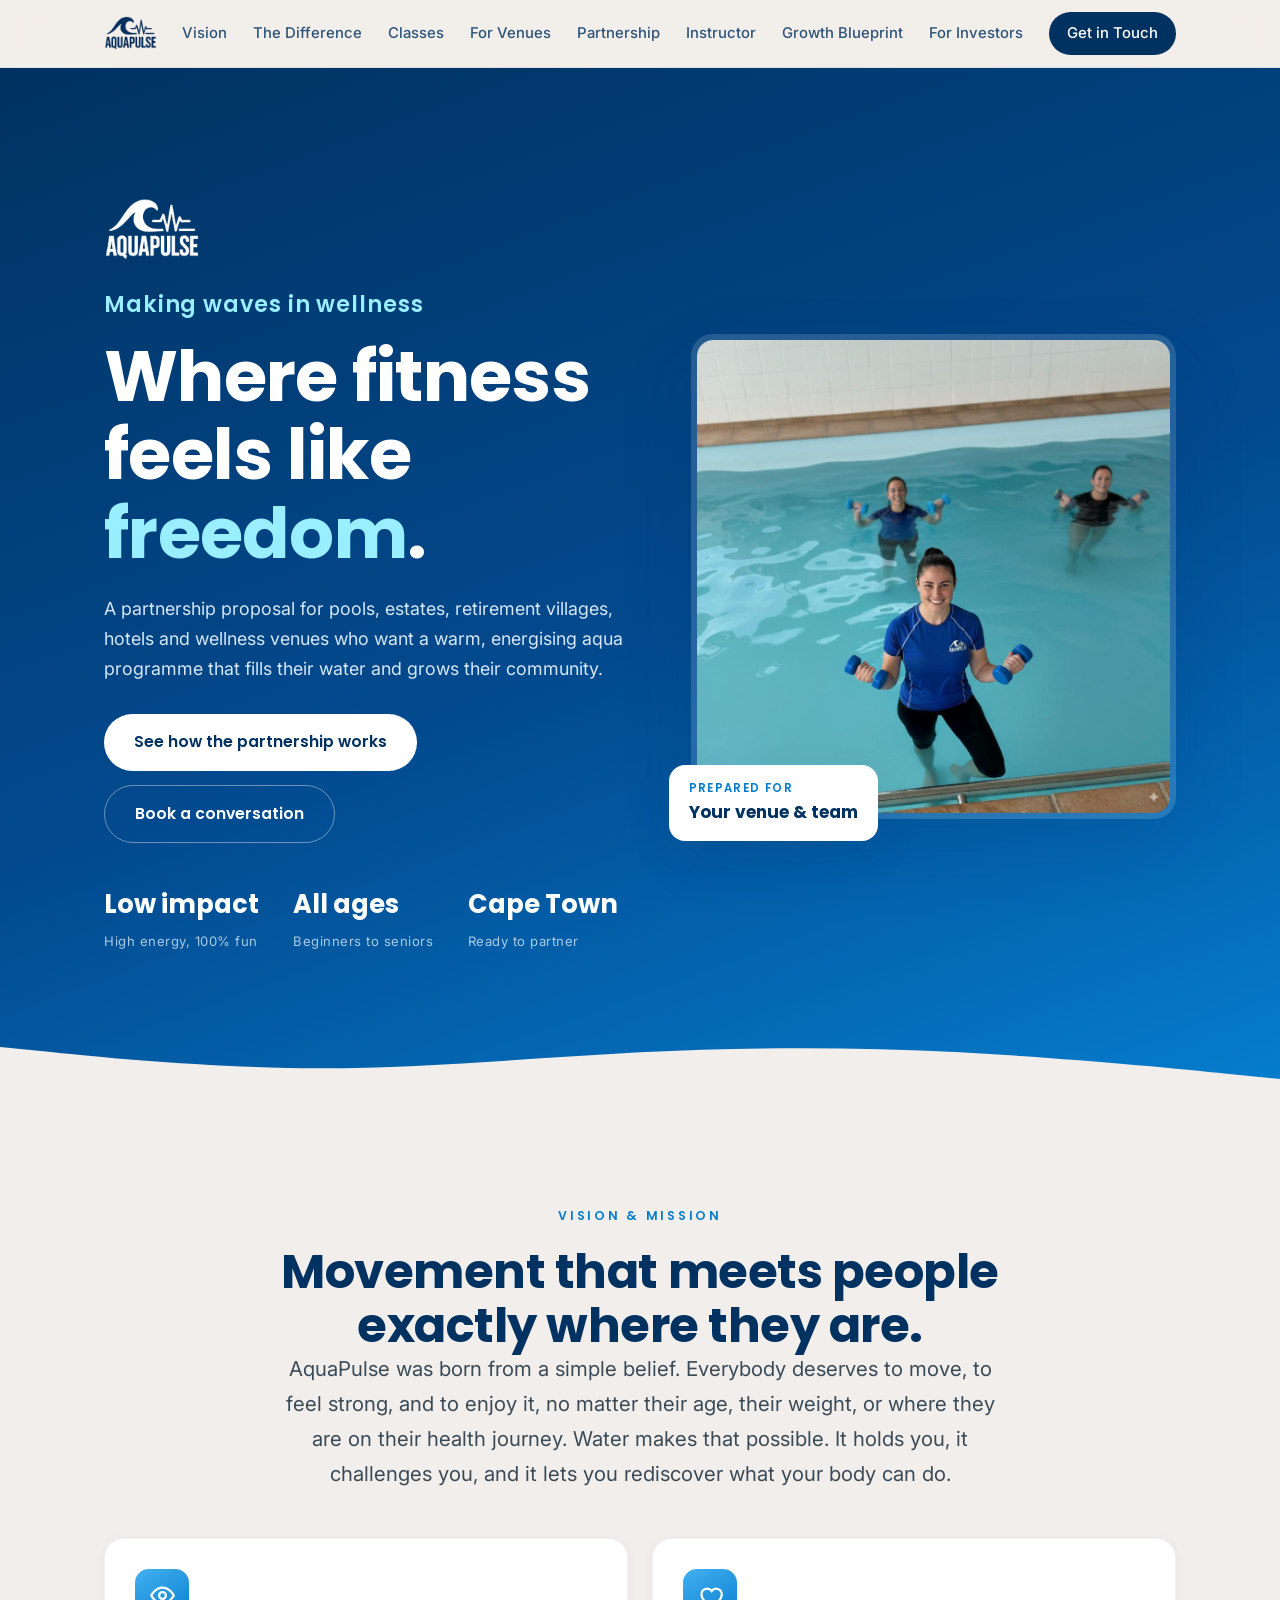
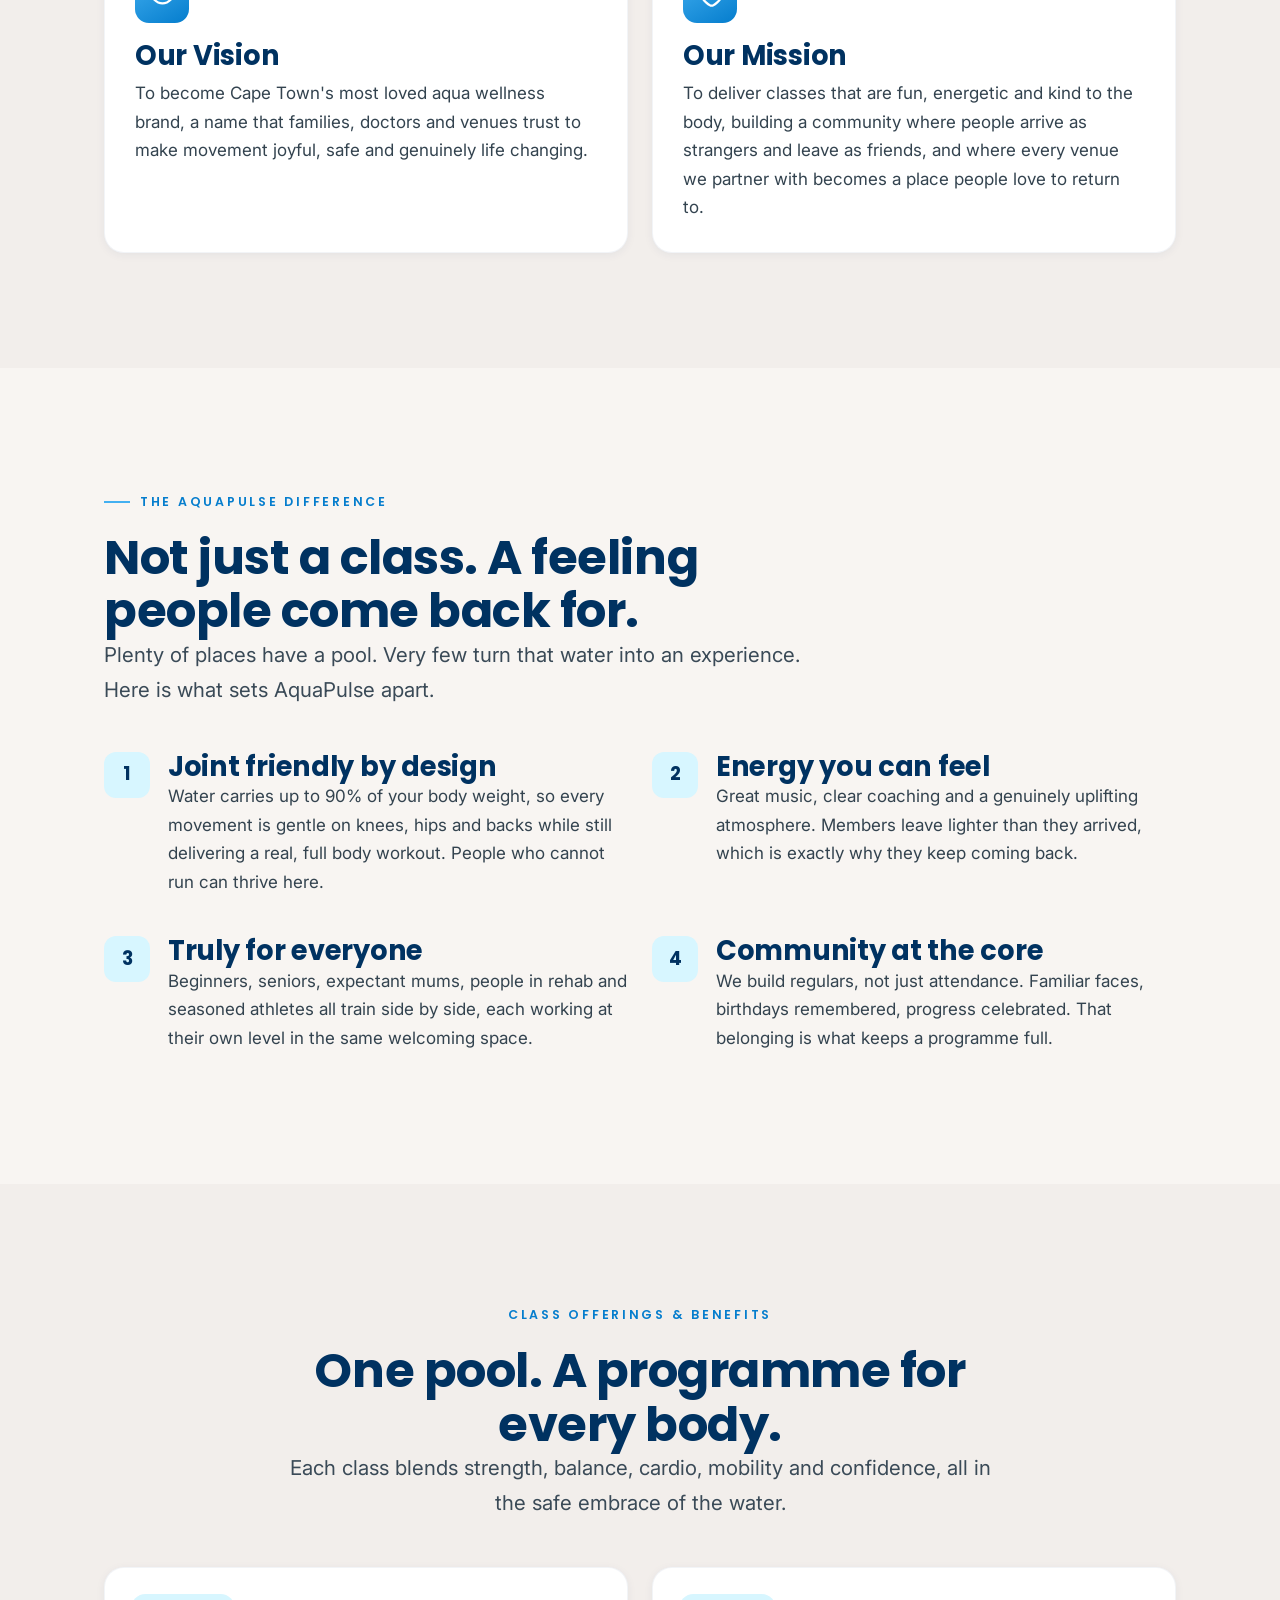
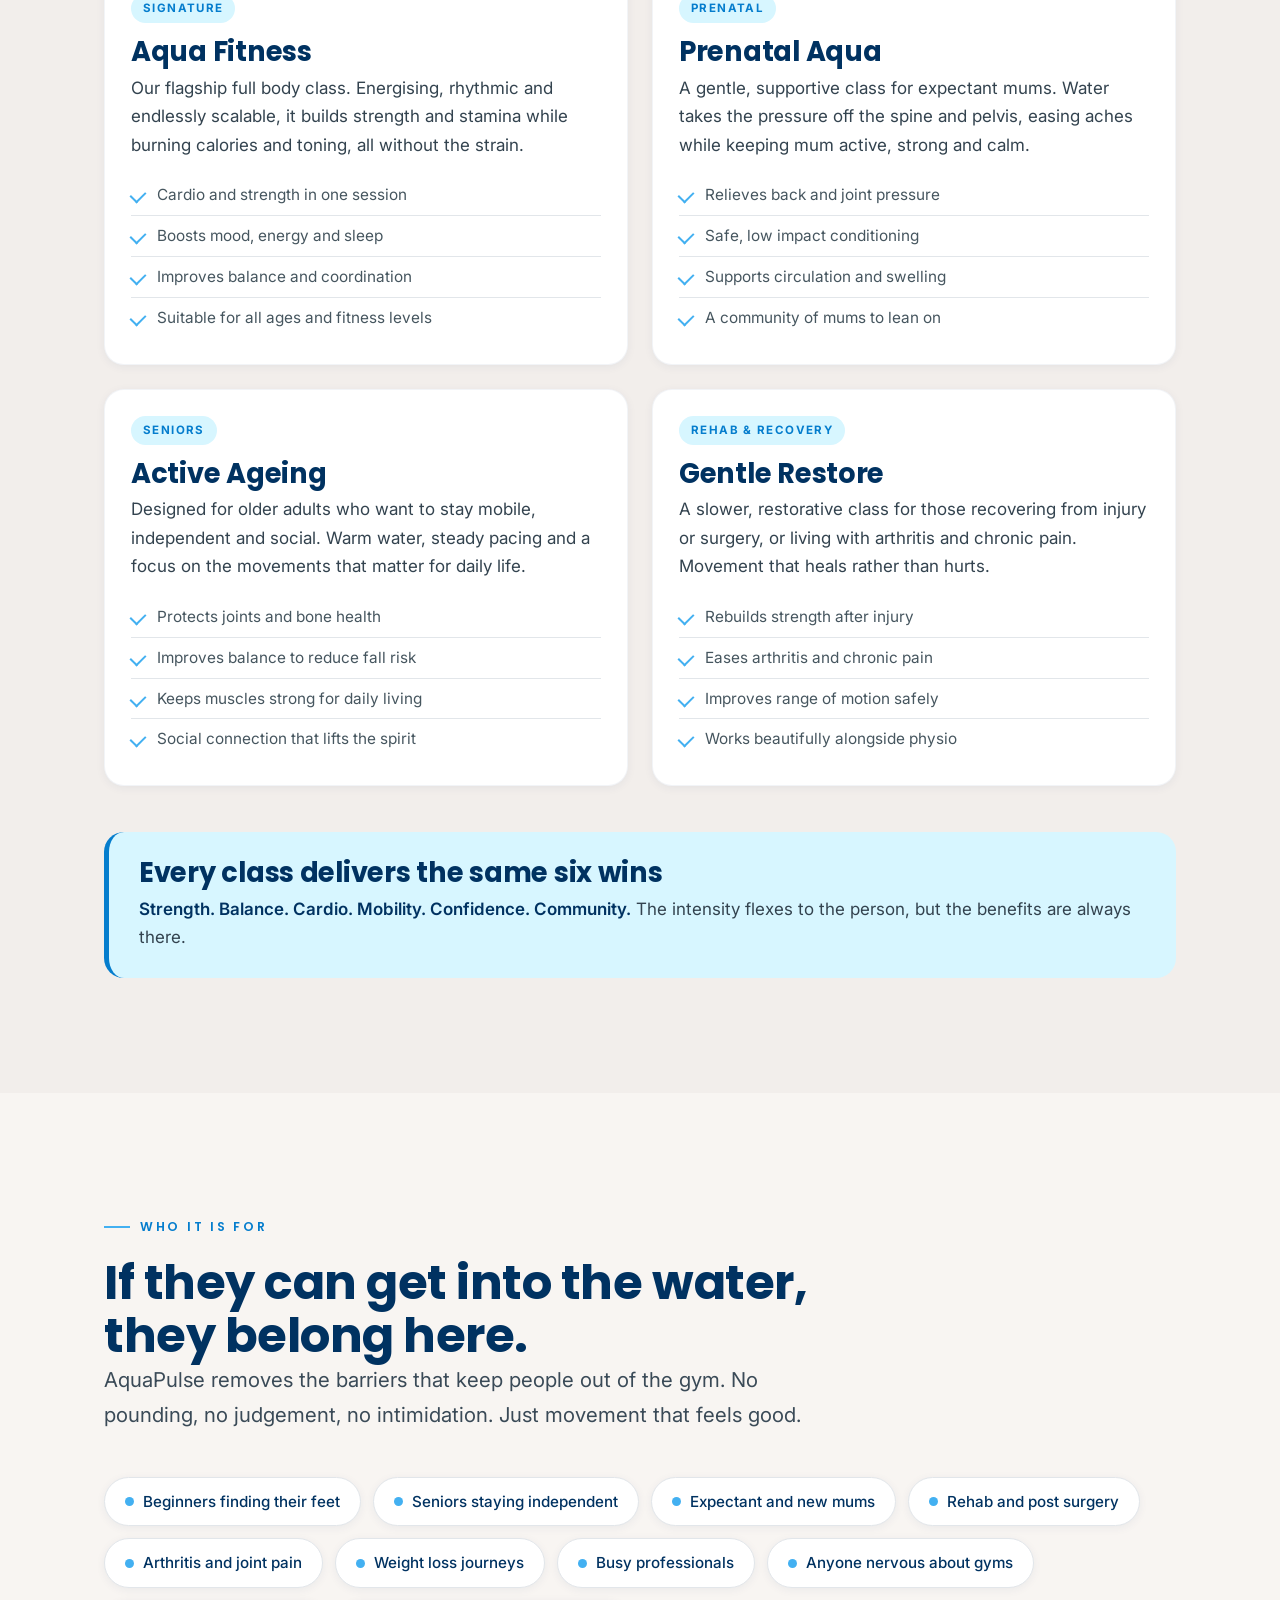
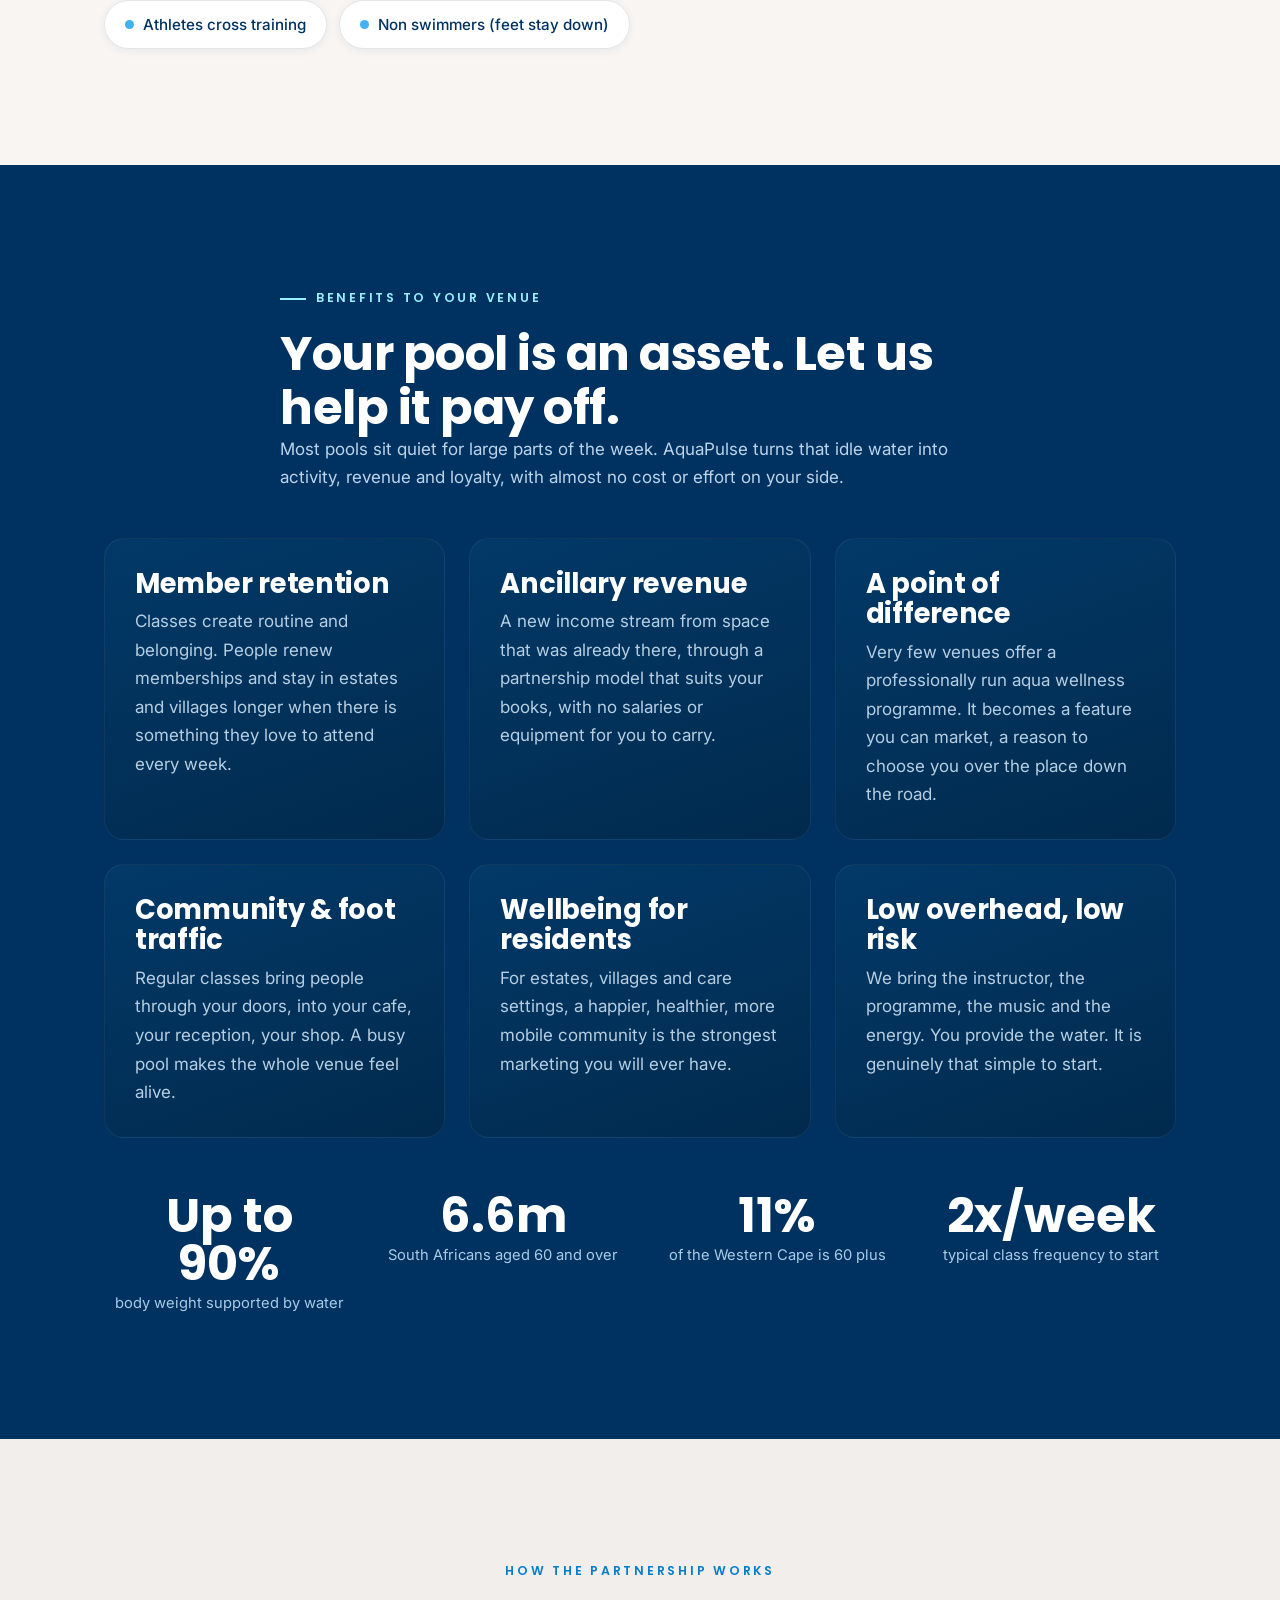
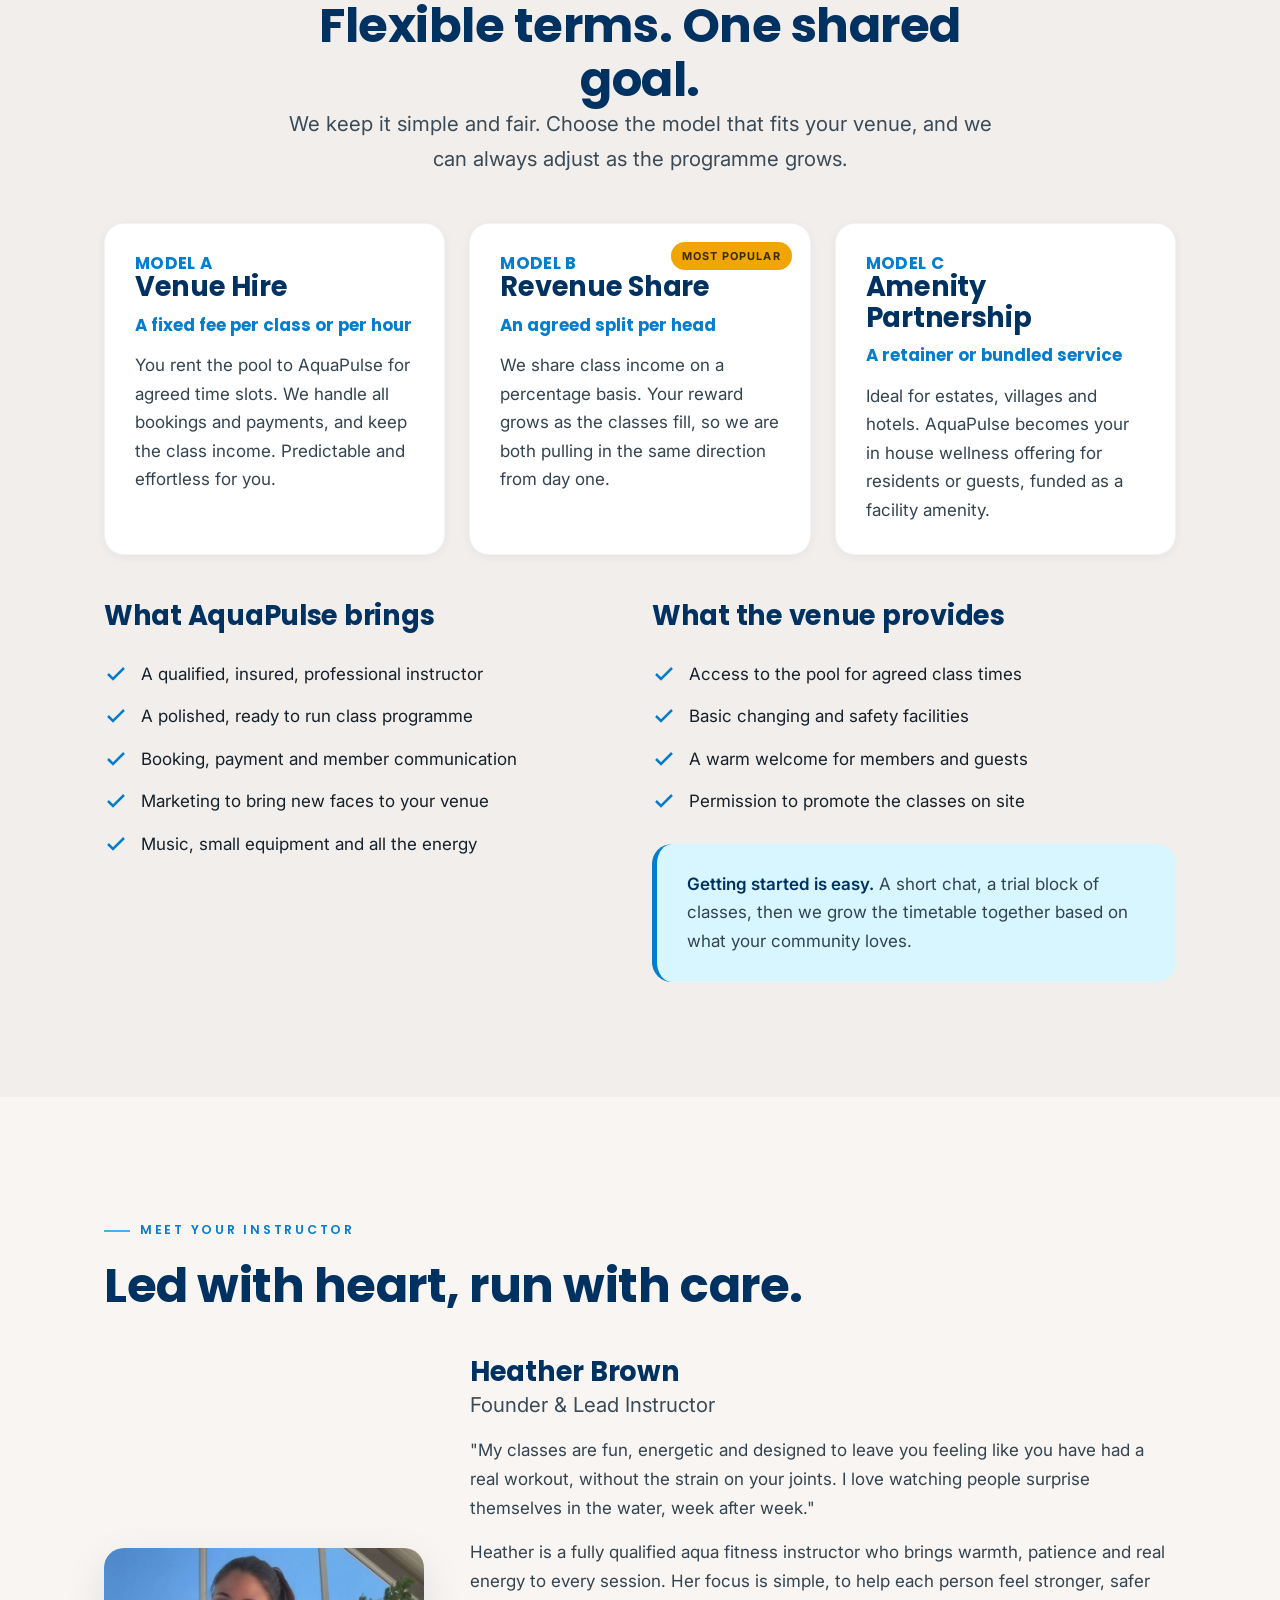
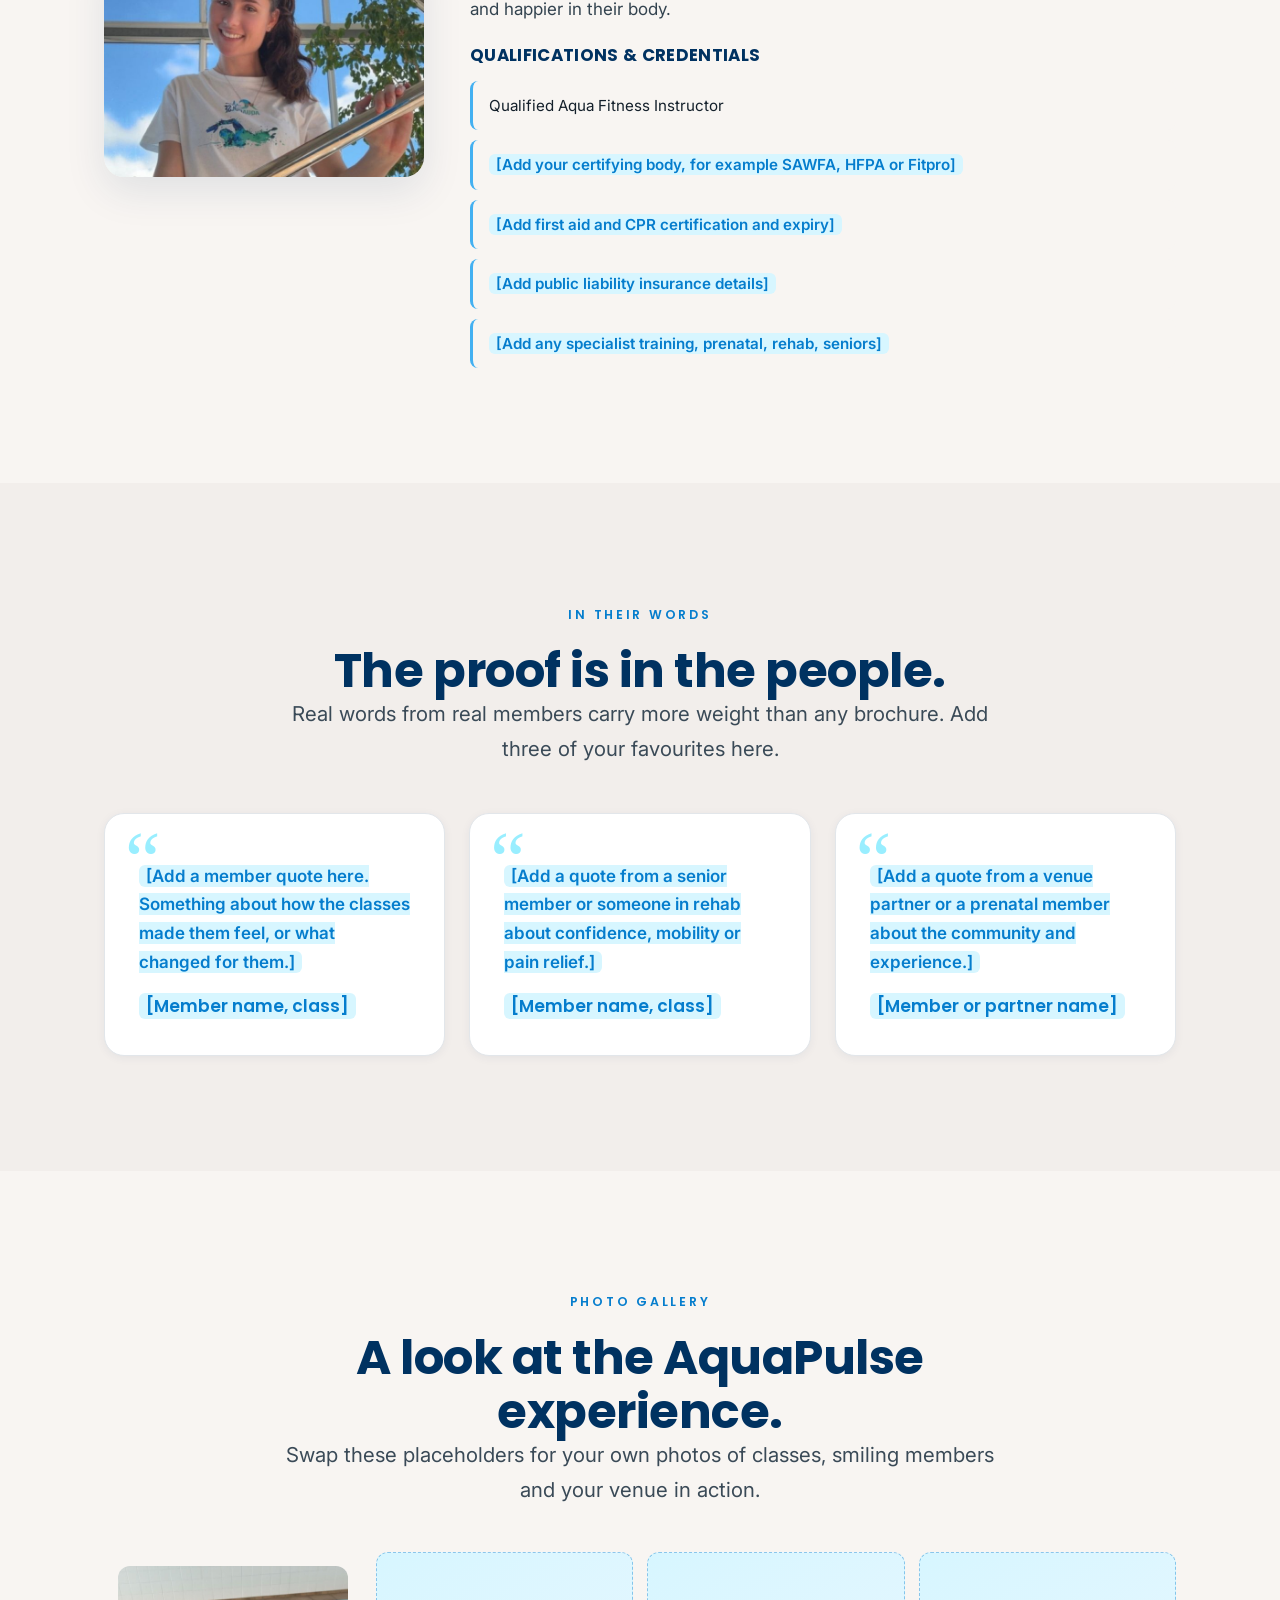
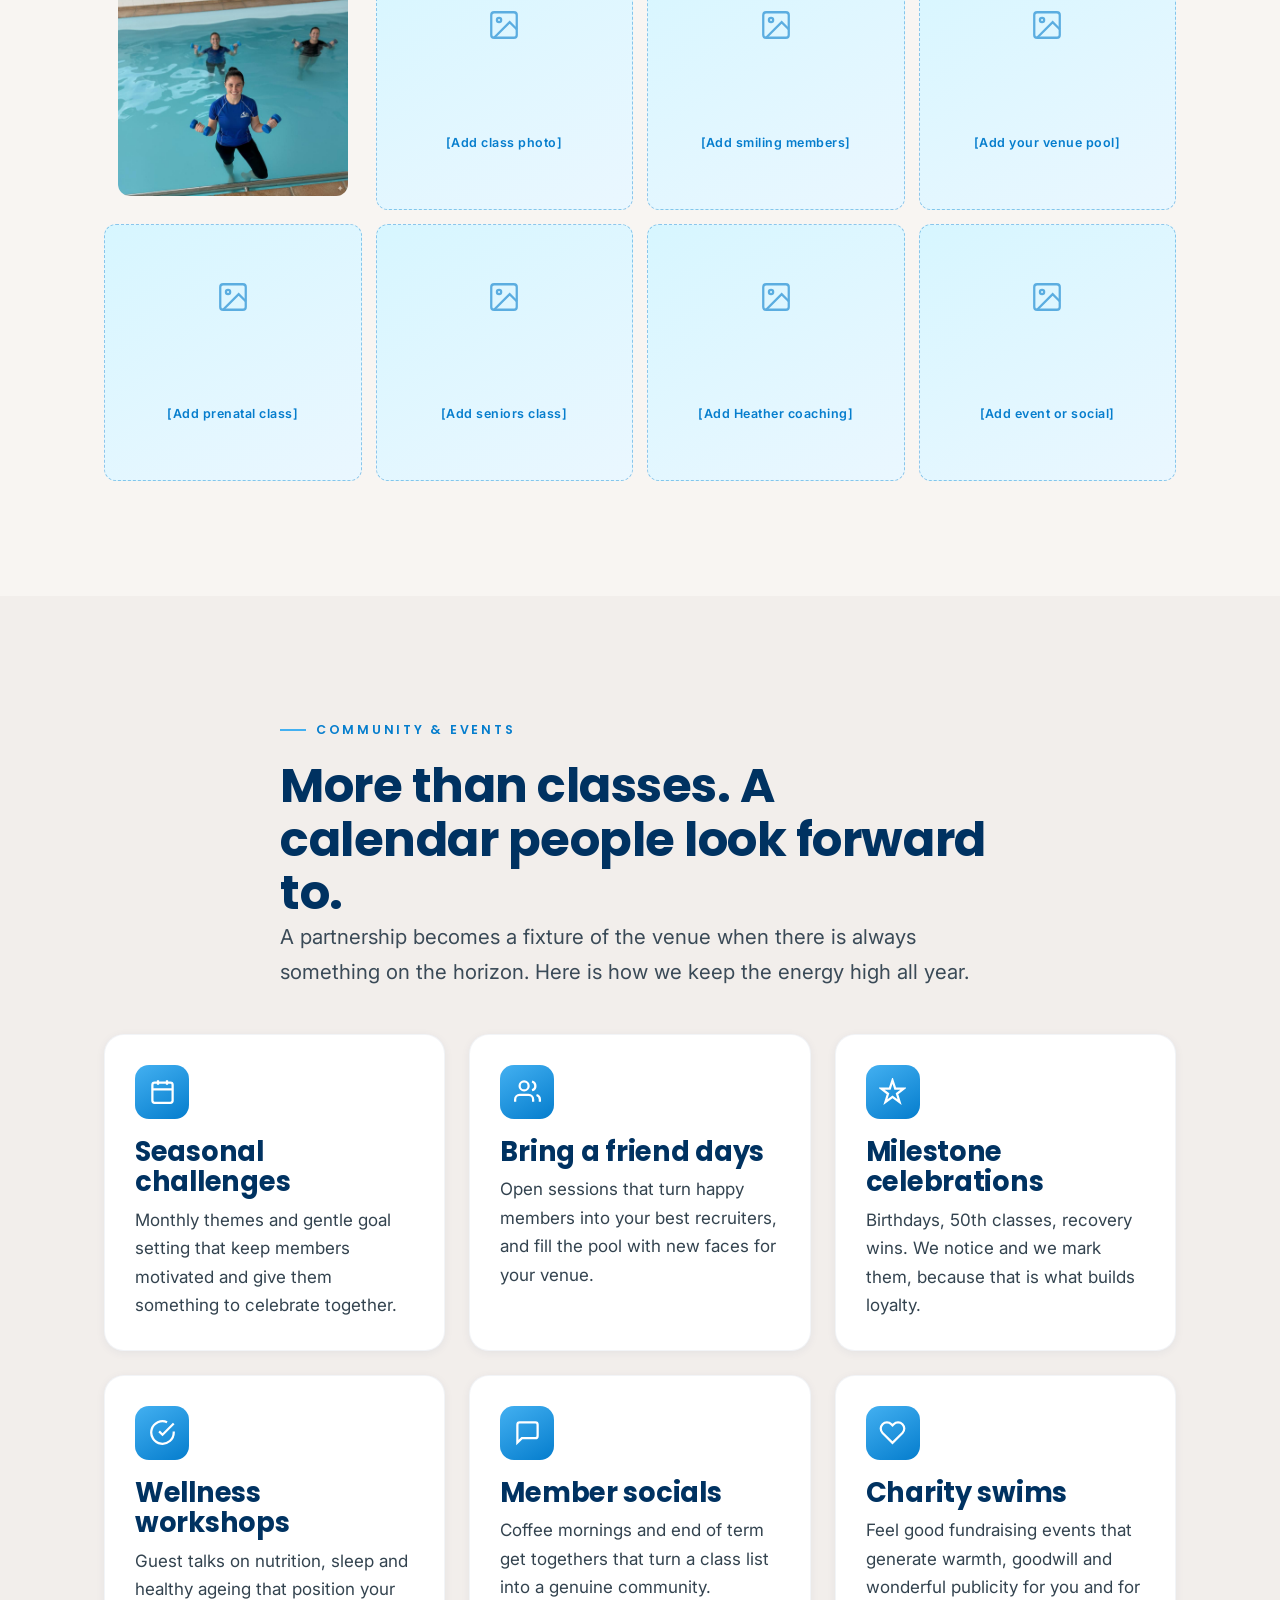
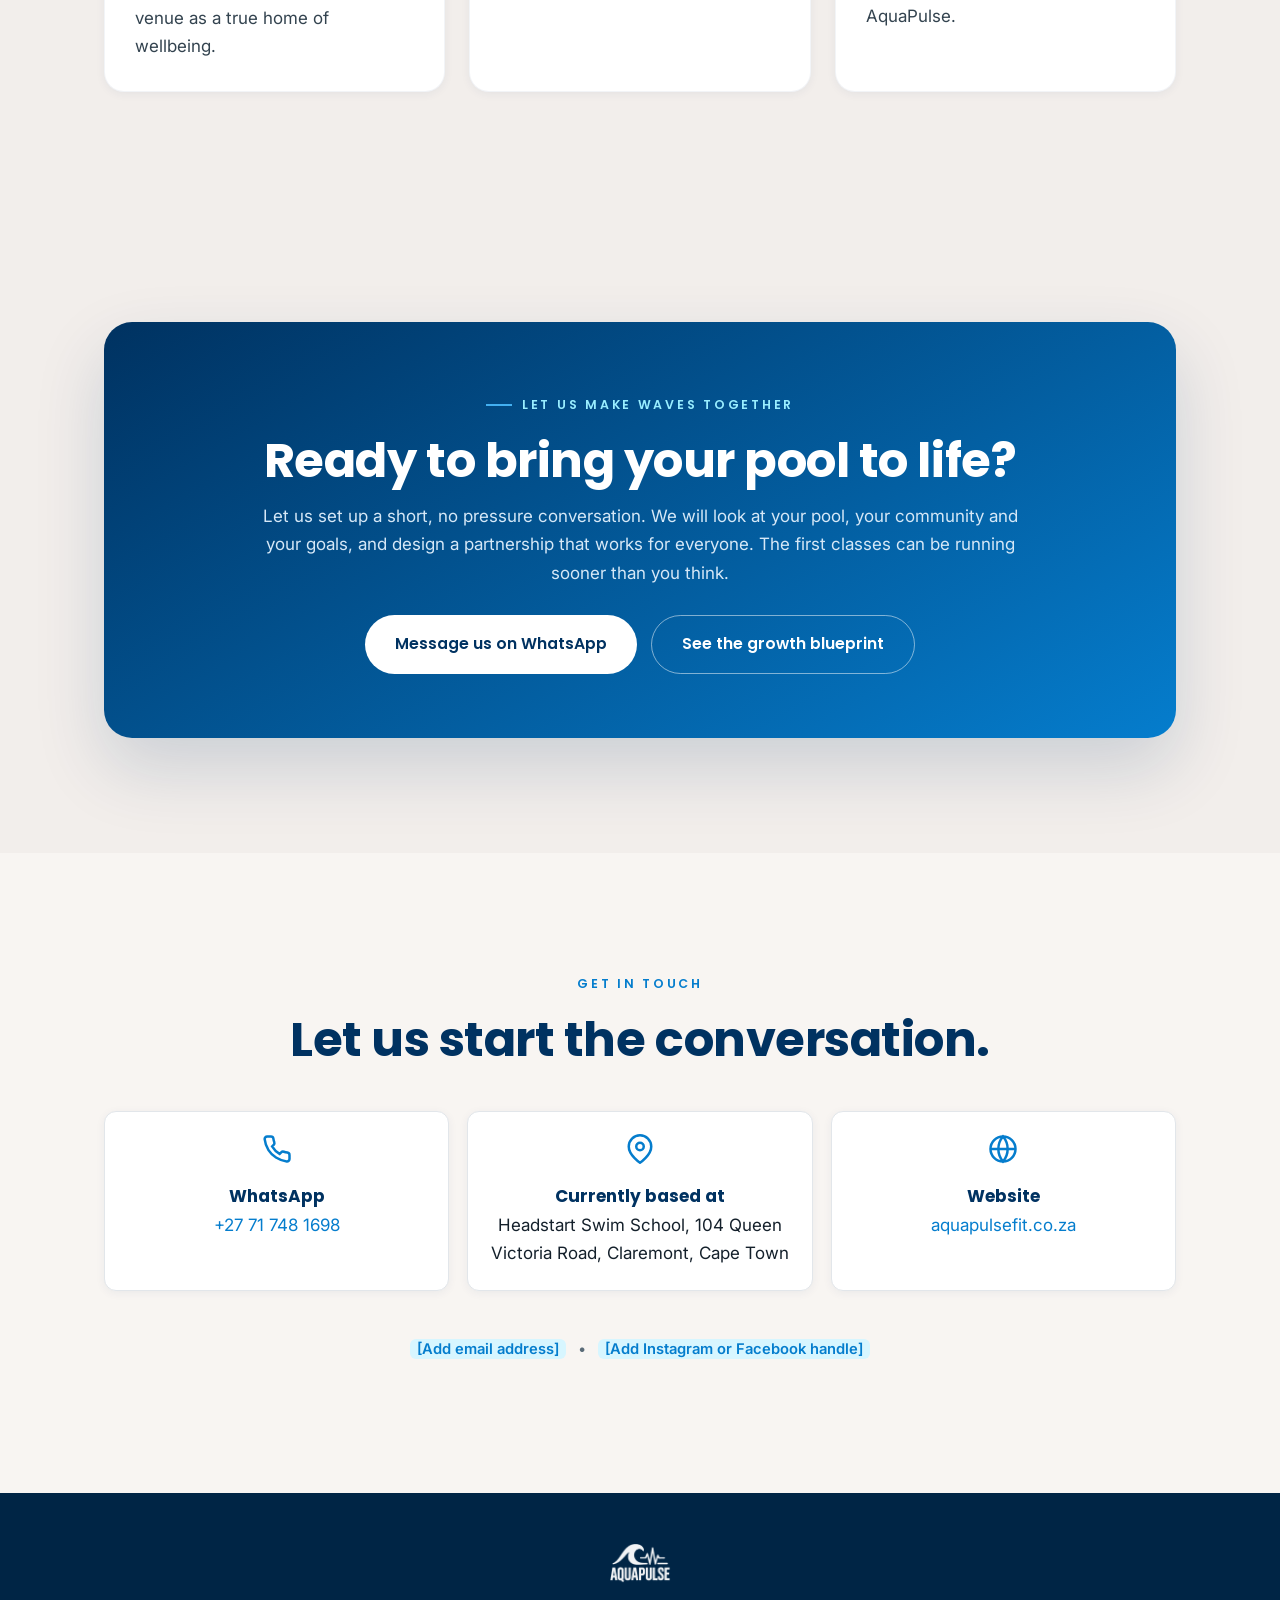
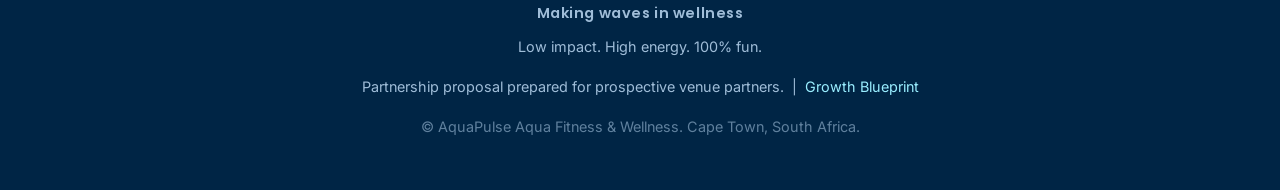
<file: index.html>
<!DOCTYPE html>
<html lang="en">
<head>
<meta charset="UTF-8">
<meta name="viewport" content="width=device-width, initial-scale=1.0">
<title>AquaPulse | Partnership Proposal, Aqua Fitness & Wellness</title>
<meta name="description" content="AquaPulse Aqua Fitness and Wellness. A partnership proposal for pools, estates, retirement villages and wellness venues across Cape Town. Making waves in wellness.">
<link rel="icon" href="assets/favicon.png">
<link rel="preconnect" href="https://fonts.googleapis.com">
<link rel="preconnect" href="https://fonts.gstatic.com" crossorigin>
<link href="https://fonts.googleapis.com/css2?family=Poppins:wght@500;600;700;800&family=Inter:wght@400;500;600&display=swap" rel="stylesheet">
<link rel="stylesheet" href="styles.css">
</head>
<body>

<!-- NAV -->
<nav class="nav">
  <div class="nav__inner">
    <a class="nav__brand" href="#top">
      <img src="assets/logo-transparent.png" alt="AquaPulse logo">
    </a>
    <div class="nav__links" id="navlinks">
      <a href="#vision">Vision</a>
      <a href="#difference">The Difference</a>
      <a href="#classes">Classes</a>
      <a href="#venue">For Venues</a>
      <a href="#partnership">Partnership</a>
      <a href="#instructor">Instructor</a>
      <a href="blueprint.html">Growth Blueprint</a>
      <a href="investor.html">For Investors</a>
      <a class="nav__cta" href="#contact">Get in Touch</a>
    </div>
    <button class="nav__toggle" id="navtoggle" aria-label="Menu">
      <svg width="26" height="26" viewBox="0 0 24 24" fill="none" stroke="currentColor" stroke-width="2"><line x1="3" y1="6" x2="21" y2="6"/><line x1="3" y1="12" x2="21" y2="12"/><line x1="3" y1="18" x2="21" y2="18"/></svg>
    </button>
  </div>
</nav>

<!-- HERO / COVER -->
<header class="hero" id="top">
  <div class="wrap">
    <div class="hero__grid">
      <div>
        <img class="hero__logo" src="assets/logo-transparent.png" alt="AquaPulse">
        <p class="hero__tag">Making waves in wellness</p>
        <h1>Where fitness feels like <span>freedom</span>.</h1>
        <p class="hero__sub">A partnership proposal for pools, estates, retirement villages, hotels and wellness venues who want a warm, energising aqua programme that fills their water and grows their community.</p>
        <div class="btn-row">
          <a class="btn btn--light" href="#partnership">See how the partnership works</a>
          <a class="btn btn--ghost" href="#contact" style="color:#fff;border-color:rgba(255,255,255,.4)">Book a conversation</a>
        </div>
        <div class="hero__strip">
          <div><b>Low impact</b><span>High energy, 100% fun</span></div>
          <div><b>All ages</b><span>Beginners to seniors</span></div>
          <div><b>Cape Town</b><span>Ready to partner</span></div>
        </div>
      </div>
      <div class="hero__photo">
        <img src="assets/class-hero.jpg" alt="AquaPulse aqua fitness class in the pool">
        <div class="hero__badge"><span>Prepared for</span>Your venue &amp; team</div>
      </div>
    </div>
  </div>
  <div class="wave-divider" style="margin-top:60px" aria-hidden="true">
    <svg viewBox="0 0 1440 70" preserveAspectRatio="none"><path fill="#f2eeeb" d="M0,32L60,37.3C120,43,240,53,360,53.3C480,53,600,43,720,37.3C840,32,960,32,1080,37.3C1200,43,1320,53,1380,58.7L1440,64L1440,70L0,70Z"></path></svg>
  </div>
</header>

<!-- VISION / MISSION -->
<section class="section" id="vision">
  <div class="wrap">
    <div class="section-head center narrow fade">
      <span class="eyebrow">Vision &amp; Mission</span>
      <h2>Movement that meets people exactly where they are.</h2>
      <p class="lead">AquaPulse was born from a simple belief. Everybody deserves to move, to feel strong, and to enjoy it, no matter their age, their weight, or where they are on their health journey. Water makes that possible. It holds you, it challenges you, and it lets you rediscover what your body can do.</p>
    </div>
    <div class="grid g-2 mt-l">
      <div class="card fade">
        <div class="card__icon"><svg viewBox="0 0 24 24" fill="none" stroke="currentColor" stroke-width="2"><circle cx="12" cy="12" r="3"/><path d="M2 12s3.5-7 10-7 10 7 10 7-3.5 7-10 7-10-7-10-7z"/></svg></div>
        <h3>Our Vision</h3>
        <p>To become Cape Town's most loved aqua wellness brand, a name that families, doctors and venues trust to make movement joyful, safe and genuinely life changing.</p>
      </div>
      <div class="card fade">
        <div class="card__icon"><svg viewBox="0 0 24 24" fill="none" stroke="currentColor" stroke-width="2"><path d="M12 21s-8-4.5-8-10a5 5 0 019-3 5 5 0 019 3c0 5.5-8 10-8 10z"/></svg></div>
        <h3>Our Mission</h3>
        <p>To deliver classes that are fun, energetic and kind to the body, building a community where people arrive as strangers and leave as friends, and where every venue we partner with becomes a place people love to return to.</p>
      </div>
    </div>
  </div>
</section>

<!-- THE DIFFERENCE -->
<section class="section section--tint" id="difference">
  <div class="wrap">
    <div class="section-head fade">
      <span class="eyebrow">The AquaPulse Difference</span>
      <h2>Not just a class. A feeling people come back for.</h2>
      <p class="lead">Plenty of places have a pool. Very few turn that water into an experience. Here is what sets AquaPulse apart.</p>
    </div>
    <div class="grid g-2">
      <div class="pillar fade"><div class="pillar__num">1</div><div><h3>Joint friendly by design</h3><p>Water carries up to 90% of your body weight, so every movement is gentle on knees, hips and backs while still delivering a real, full body workout. People who cannot run can thrive here.</p></div></div>
      <div class="pillar fade"><div class="pillar__num">2</div><div><h3>Energy you can feel</h3><p>Great music, clear coaching and a genuinely uplifting atmosphere. Members leave lighter than they arrived, which is exactly why they keep coming back.</p></div></div>
      <div class="pillar fade"><div class="pillar__num">3</div><div><h3>Truly for everyone</h3><p>Beginners, seniors, expectant mums, people in rehab and seasoned athletes all train side by side, each working at their own level in the same welcoming space.</p></div></div>
      <div class="pillar fade"><div class="pillar__num">4</div><div><h3>Community at the core</h3><p>We build regulars, not just attendance. Familiar faces, birthdays remembered, progress celebrated. That belonging is what keeps a programme full.</p></div></div>
    </div>
  </div>
</section>

<!-- CLASSES -->
<section class="section" id="classes">
  <div class="wrap">
    <div class="section-head center narrow fade">
      <span class="eyebrow">Class Offerings &amp; Benefits</span>
      <h2>One pool. A programme for every body.</h2>
      <p class="lead">Each class blends strength, balance, cardio, mobility and confidence, all in the safe embrace of the water.</p>
    </div>
    <div class="grid g-2 mt-l">

      <div class="class-card fade">
        <div class="class-card__head"><span class="class-card__tag">Signature</span><h3>Aqua Fitness</h3></div>
        <div class="class-card__body">
          <p>Our flagship full body class. Energising, rhythmic and endlessly scalable, it builds strength and stamina while burning calories and toning, all without the strain.</p>
          <ul>
            <li>Cardio and strength in one session</li>
            <li>Boosts mood, energy and sleep</li>
            <li>Improves balance and coordination</li>
            <li>Suitable for all ages and fitness levels</li>
          </ul>
        </div>
      </div>

      <div class="class-card fade">
        <div class="class-card__head"><span class="class-card__tag">Prenatal</span><h3>Prenatal Aqua</h3></div>
        <div class="class-card__body">
          <p>A gentle, supportive class for expectant mums. Water takes the pressure off the spine and pelvis, easing aches while keeping mum active, strong and calm.</p>
          <ul>
            <li>Relieves back and joint pressure</li>
            <li>Safe, low impact conditioning</li>
            <li>Supports circulation and swelling</li>
            <li>A community of mums to lean on</li>
          </ul>
        </div>
      </div>

      <div class="class-card fade">
        <div class="class-card__head"><span class="class-card__tag">Seniors</span><h3>Active Ageing</h3></div>
        <div class="class-card__body">
          <p>Designed for older adults who want to stay mobile, independent and social. Warm water, steady pacing and a focus on the movements that matter for daily life.</p>
          <ul>
            <li>Protects joints and bone health</li>
            <li>Improves balance to reduce fall risk</li>
            <li>Keeps muscles strong for daily living</li>
            <li>Social connection that lifts the spirit</li>
          </ul>
        </div>
      </div>

      <div class="class-card fade">
        <div class="class-card__head"><span class="class-card__tag">Rehab &amp; Recovery</span><h3>Gentle Restore</h3></div>
        <div class="class-card__body">
          <p>A slower, restorative class for those recovering from injury or surgery, or living with arthritis and chronic pain. Movement that heals rather than hurts.</p>
          <ul>
            <li>Rebuilds strength after injury</li>
            <li>Eases arthritis and chronic pain</li>
            <li>Improves range of motion safely</li>
            <li>Works beautifully alongside physio</li>
          </ul>
        </div>
      </div>

    </div>
    <div class="callout mt-l fade">
      <h3>Every class delivers the same six wins</h3>
      <p><strong>Strength. Balance. Cardio. Mobility. Confidence. Community.</strong> The intensity flexes to the person, but the benefits are always there.</p>
    </div>
  </div>
</section>

<!-- WHO IT'S FOR -->
<section class="section section--tint" id="who">
  <div class="wrap">
    <div class="section-head fade">
      <span class="eyebrow">Who It Is For</span>
      <h2>If they can get into the water, they belong here.</h2>
      <p class="lead">AquaPulse removes the barriers that keep people out of the gym. No pounding, no judgement, no intimidation. Just movement that feels good.</p>
    </div>
    <div class="chips fade">
      <span class="chip">Beginners finding their feet</span>
      <span class="chip">Seniors staying independent</span>
      <span class="chip">Expectant and new mums</span>
      <span class="chip">Rehab and post surgery</span>
      <span class="chip">Arthritis and joint pain</span>
      <span class="chip">Weight loss journeys</span>
      <span class="chip">Busy professionals</span>
      <span class="chip">Anyone nervous about gyms</span>
      <span class="chip">Athletes cross training</span>
      <span class="chip">Non swimmers (feet stay down)</span>
    </div>
  </div>
</section>

<!-- BENEFITS TO VENUE -->
<section class="section section--navy" id="venue">
  <div class="wrap">
    <div class="section-head narrow fade">
      <span class="eyebrow">Benefits To Your Venue</span>
      <h2>Your pool is an asset. Let us help it pay off.</h2>
      <p>Most pools sit quiet for large parts of the week. AquaPulse turns that idle water into activity, revenue and loyalty, with almost no cost or effort on your side.</p>
    </div>
    <div class="grid g-3 mt-l">
      <div class="card card--navy fade"><h3>Member retention</h3><p>Classes create routine and belonging. People renew memberships and stay in estates and villages longer when there is something they love to attend every week.</p></div>
      <div class="card card--navy fade"><h3>Ancillary revenue</h3><p>A new income stream from space that was already there, through a partnership model that suits your books, with no salaries or equipment for you to carry.</p></div>
      <div class="card card--navy fade"><h3>A point of difference</h3><p>Very few venues offer a professionally run aqua wellness programme. It becomes a feature you can market, a reason to choose you over the place down the road.</p></div>
      <div class="card card--navy fade"><h3>Community &amp; foot traffic</h3><p>Regular classes bring people through your doors, into your cafe, your reception, your shop. A busy pool makes the whole venue feel alive.</p></div>
      <div class="card card--navy fade"><h3>Wellbeing for residents</h3><p>For estates, villages and care settings, a happier, healthier, more mobile community is the strongest marketing you will ever have.</p></div>
      <div class="card card--navy fade"><h3>Low overhead, low risk</h3><p>We bring the instructor, the programme, the music and the energy. You provide the water. It is genuinely that simple to start.</p></div>
    </div>
    <div class="grid g-4 mt-l">
      <div class="stat fade"><b>Up to 90%</b><span>body weight supported by water</span></div>
      <div class="stat fade"><b>6.6m</b><span>South Africans aged 60 and over</span></div>
      <div class="stat fade"><b>11%</b><span>of the Western Cape is 60 plus</span></div>
      <div class="stat fade"><b>2x/week</b><span>typical class frequency to start</span></div>
    </div>
  </div>
</section>

<!-- PARTNERSHIP MODELS -->
<section class="section" id="partnership">
  <div class="wrap">
    <div class="section-head center narrow fade">
      <span class="eyebrow">How The Partnership Works</span>
      <h2>Flexible terms. One shared goal.</h2>
      <p class="lead">We keep it simple and fair. Choose the model that fits your venue, and we can always adjust as the programme grows.</p>
    </div>
    <div class="grid g-3 mt-l">
      <div class="card model fade">
        <h4 style="color:var(--ocean)">Model A</h4>
        <h3>Venue Hire</h3>
        <p class="model__price">A fixed fee per class or per hour</p>
        <p>You rent the pool to AquaPulse for agreed time slots. We handle all bookings and payments, and keep the class income. Predictable and effortless for you.</p>
      </div>
      <div class="card model fade">
        <span class="badge-best">Most popular</span>
        <h4 style="color:var(--ocean)">Model B</h4>
        <h3>Revenue Share</h3>
        <p class="model__price">An agreed split per head</p>
        <p>We share class income on a percentage basis. Your reward grows as the classes fill, so we are both pulling in the same direction from day one.</p>
      </div>
      <div class="card model fade">
        <h4 style="color:var(--ocean)">Model C</h4>
        <h3>Amenity Partnership</h3>
        <p class="model__price">A retainer or bundled service</p>
        <p>Ideal for estates, villages and hotels. AquaPulse becomes your in house wellness offering for residents or guests, funded as a facility amenity.</p>
      </div>
    </div>

    <div class="grid g-2 mt-l">
      <div class="fade">
        <h3 class="mb-m">What AquaPulse brings</h3>
        <ul class="checks">
          <li><svg viewBox="0 0 24 24" fill="none" stroke="currentColor" stroke-width="2.5"><path d="M20 6L9 17l-5-5"/></svg><span>A qualified, insured, professional instructor</span></li>
          <li><svg viewBox="0 0 24 24" fill="none" stroke="currentColor" stroke-width="2.5"><path d="M20 6L9 17l-5-5"/></svg><span>A polished, ready to run class programme</span></li>
          <li><svg viewBox="0 0 24 24" fill="none" stroke="currentColor" stroke-width="2.5"><path d="M20 6L9 17l-5-5"/></svg><span>Booking, payment and member communication</span></li>
          <li><svg viewBox="0 0 24 24" fill="none" stroke="currentColor" stroke-width="2.5"><path d="M20 6L9 17l-5-5"/></svg><span>Marketing to bring new faces to your venue</span></li>
          <li><svg viewBox="0 0 24 24" fill="none" stroke="currentColor" stroke-width="2.5"><path d="M20 6L9 17l-5-5"/></svg><span>Music, small equipment and all the energy</span></li>
        </ul>
      </div>
      <div class="fade">
        <h3 class="mb-m">What the venue provides</h3>
        <ul class="checks">
          <li><svg viewBox="0 0 24 24" fill="none" stroke="currentColor" stroke-width="2.5"><path d="M20 6L9 17l-5-5"/></svg><span>Access to the pool for agreed class times</span></li>
          <li><svg viewBox="0 0 24 24" fill="none" stroke="currentColor" stroke-width="2.5"><path d="M20 6L9 17l-5-5"/></svg><span>Basic changing and safety facilities</span></li>
          <li><svg viewBox="0 0 24 24" fill="none" stroke="currentColor" stroke-width="2.5"><path d="M20 6L9 17l-5-5"/></svg><span>A warm welcome for members and guests</span></li>
          <li><svg viewBox="0 0 24 24" fill="none" stroke="currentColor" stroke-width="2.5"><path d="M20 6L9 17l-5-5"/></svg><span>Permission to promote the classes on site</span></li>
        </ul>
        <div class="callout mt-m">
          <p style="margin:0"><strong>Getting started is easy.</strong> A short chat, a trial block of classes, then we grow the timetable together based on what your community loves.</p>
        </div>
      </div>
    </div>
  </div>
</section>

<!-- INSTRUCTOR -->
<section class="section section--tint" id="instructor">
  <div class="wrap">
    <div class="section-head fade">
      <span class="eyebrow">Meet Your Instructor</span>
      <h2>Led with heart, run with care.</h2>
    </div>
    <div class="bio fade">
      <img src="assets/heather.jpg" alt="Heather Brown, AquaPulse founder and instructor">
      <div>
        <h3>Heather Brown</h3>
        <p class="lead" style="margin-bottom:14px">Founder &amp; Lead Instructor</p>
        <p>"My classes are fun, energetic and designed to leave you feeling like you have had a real workout, without the strain on your joints. I love watching people surprise themselves in the water, week after week."</p>
        <p>Heather is a fully qualified aqua fitness instructor who brings warmth, patience and real energy to every session. Her focus is simple, to help each person feel stronger, safer and happier in their body.</p>
        <h4 style="color:var(--navy);margin-top:22px">Qualifications &amp; Credentials</h4>
        <ul class="cred-list">
          <li>Qualified Aqua Fitness Instructor</li>
          <li><span class="placeholder">[Add your certifying body, for example SAWFA, HFPA or Fitpro]</span></li>
          <li><span class="placeholder">[Add first aid and CPR certification and expiry]</span></li>
          <li><span class="placeholder">[Add public liability insurance details]</span></li>
          <li><span class="placeholder">[Add any specialist training, prenatal, rehab, seniors]</span></li>
        </ul>
      </div>
    </div>
  </div>
</section>

<!-- TESTIMONIALS -->
<section class="section" id="testimonials">
  <div class="wrap">
    <div class="section-head center narrow fade">
      <span class="eyebrow">In Their Words</span>
      <h2>The proof is in the people.</h2>
      <p class="lead">Real words from real members carry more weight than any brochure. Add three of your favourites here.</p>
    </div>
    <div class="grid g-3 mt-l">
      <div class="quote fade"><p><span class="placeholder">[Add a member quote here. Something about how the classes made them feel, or what changed for them.]</span></p><cite><span class="placeholder">[Member name, class]</span></cite></div>
      <div class="quote fade"><p><span class="placeholder">[Add a quote from a senior member or someone in rehab about confidence, mobility or pain relief.]</span></p><cite><span class="placeholder">[Member name, class]</span></cite></div>
      <div class="quote fade"><p><span class="placeholder">[Add a quote from a venue partner or a prenatal member about the community and experience.]</span></p><cite><span class="placeholder">[Member or partner name]</span></cite></div>
    </div>
  </div>
</section>

<!-- GALLERY -->
<section class="section section--tint" id="gallery">
  <div class="wrap">
    <div class="section-head center narrow fade">
      <span class="eyebrow">Photo Gallery</span>
      <h2>A look at the AquaPulse experience.</h2>
      <p class="lead">Swap these placeholders for your own photos of classes, smiling members and your venue in action.</p>
    </div>
    <div class="gallery fade">
      <div class="gallery__item filled"><img src="assets/class-hero.jpg" alt="AquaPulse class in the pool"></div>
      <div class="gallery__item"><svg viewBox="0 0 24 24" fill="none" stroke="currentColor" stroke-width="1.6"><rect x="3" y="3" width="18" height="18" rx="2"/><circle cx="8.5" cy="8.5" r="1.5"/><path d="M21 15l-5-5L5 21"/></svg><span>[Add class photo]</span></div>
      <div class="gallery__item"><svg viewBox="0 0 24 24" fill="none" stroke="currentColor" stroke-width="1.6"><rect x="3" y="3" width="18" height="18" rx="2"/><circle cx="8.5" cy="8.5" r="1.5"/><path d="M21 15l-5-5L5 21"/></svg><span>[Add smiling members]</span></div>
      <div class="gallery__item"><svg viewBox="0 0 24 24" fill="none" stroke="currentColor" stroke-width="1.6"><rect x="3" y="3" width="18" height="18" rx="2"/><circle cx="8.5" cy="8.5" r="1.5"/><path d="M21 15l-5-5L5 21"/></svg><span>[Add your venue pool]</span></div>
      <div class="gallery__item"><svg viewBox="0 0 24 24" fill="none" stroke="currentColor" stroke-width="1.6"><rect x="3" y="3" width="18" height="18" rx="2"/><circle cx="8.5" cy="8.5" r="1.5"/><path d="M21 15l-5-5L5 21"/></svg><span>[Add prenatal class]</span></div>
      <div class="gallery__item"><svg viewBox="0 0 24 24" fill="none" stroke="currentColor" stroke-width="1.6"><rect x="3" y="3" width="18" height="18" rx="2"/><circle cx="8.5" cy="8.5" r="1.5"/><path d="M21 15l-5-5L5 21"/></svg><span>[Add seniors class]</span></div>
      <div class="gallery__item"><svg viewBox="0 0 24 24" fill="none" stroke="currentColor" stroke-width="1.6"><rect x="3" y="3" width="18" height="18" rx="2"/><circle cx="8.5" cy="8.5" r="1.5"/><path d="M21 15l-5-5L5 21"/></svg><span>[Add Heather coaching]</span></div>
      <div class="gallery__item"><svg viewBox="0 0 24 24" fill="none" stroke="currentColor" stroke-width="1.6"><rect x="3" y="3" width="18" height="18" rx="2"/><circle cx="8.5" cy="8.5" r="1.5"/><path d="M21 15l-5-5L5 21"/></svg><span>[Add event or social]</span></div>
    </div>
  </div>
</section>

<!-- COMMUNITY & EVENTS -->
<section class="section" id="community">
  <div class="wrap">
    <div class="section-head narrow fade">
      <span class="eyebrow">Community &amp; Events</span>
      <h2>More than classes. A calendar people look forward to.</h2>
      <p class="lead">A partnership becomes a fixture of the venue when there is always something on the horizon. Here is how we keep the energy high all year.</p>
    </div>
    <div class="grid g-3">
      <div class="card fade"><div class="card__icon"><svg viewBox="0 0 24 24" fill="none" stroke="currentColor" stroke-width="2"><rect x="3" y="4" width="18" height="18" rx="2"/><path d="M16 2v4M8 2v4M3 10h18"/></svg></div><h3>Seasonal challenges</h3><p>Monthly themes and gentle goal setting that keep members motivated and give them something to celebrate together.</p></div>
      <div class="card fade"><div class="card__icon"><svg viewBox="0 0 24 24" fill="none" stroke="currentColor" stroke-width="2"><path d="M17 21v-2a4 4 0 00-4-4H5a4 4 0 00-4 4v2"/><circle cx="9" cy="7" r="4"/><path d="M23 21v-2a4 4 0 00-3-3.87M16 3.13a4 4 0 010 7.75"/></svg></div><h3>Bring a friend days</h3><p>Open sessions that turn happy members into your best recruiters, and fill the pool with new faces for your venue.</p></div>
      <div class="card fade"><div class="card__icon"><svg viewBox="0 0 24 24" fill="none" stroke="currentColor" stroke-width="2"><path d="M12 2l2.4 7.4H22l-6 4.6 2.3 7.4-6.3-4.6L5.7 21.4 8 14 2 9.4h7.6z"/></svg></div><h3>Milestone celebrations</h3><p>Birthdays, 50th classes, recovery wins. We notice and we mark them, because that is what builds loyalty.</p></div>
      <div class="card fade"><div class="card__icon"><svg viewBox="0 0 24 24" fill="none" stroke="currentColor" stroke-width="2"><path d="M22 11.08V12a10 10 0 11-5.93-9.14"/><path d="M22 4L12 14.01l-3-3"/></svg></div><h3>Wellness workshops</h3><p>Guest talks on nutrition, sleep and healthy ageing that position your venue as a true home of wellbeing.</p></div>
      <div class="card fade"><div class="card__icon"><svg viewBox="0 0 24 24" fill="none" stroke="currentColor" stroke-width="2"><path d="M21 15a2 2 0 01-2 2H7l-4 4V5a2 2 0 012-2h14a2 2 0 012 2z"/></svg></div><h3>Member socials</h3><p>Coffee mornings and end of term get togethers that turn a class list into a genuine community.</p></div>
      <div class="card fade"><div class="card__icon"><svg viewBox="0 0 24 24" fill="none" stroke="currentColor" stroke-width="2"><path d="M20.84 4.61a5.5 5.5 0 00-7.78 0L12 5.67l-1.06-1.06a5.5 5.5 0 10-7.78 7.78L12 21.23l8.84-8.84a5.5 5.5 0 000-7.78z"/></svg></div><h3>Charity swims</h3><p>Feel good fundraising events that generate warmth, goodwill and wonderful publicity for you and for AquaPulse.</p></div>
    </div>
  </div>
</section>

<!-- CTA -->
<section class="section">
  <div class="wrap">
    <div class="cta fade">
      <span class="eyebrow" style="color:var(--aqua);justify-content:center">Let Us Make Waves Together</span>
      <h2>Ready to bring your pool to life?</h2>
      <p class="narrow" style="margin:14px auto 28px">Let us set up a short, no pressure conversation. We will look at your pool, your community and your goals, and design a partnership that works for everyone. The first classes can be running sooner than you think.</p>
      <div class="btn-row">
        <a class="btn btn--light" href="https://wa.me/27717481698" target="_blank" rel="noopener">Message us on WhatsApp</a>
        <a class="btn btn--ghost" href="blueprint.html" style="color:#fff;border-color:rgba(255,255,255,.5)">See the growth blueprint</a>
      </div>
    </div>
  </div>
</section>

<!-- CONTACT -->
<section class="section section--tint" id="contact">
  <div class="wrap">
    <div class="section-head center narrow fade">
      <span class="eyebrow">Get In Touch</span>
      <h2>Let us start the conversation.</h2>
    </div>
    <div class="contact-grid fade">
      <div class="contact-item">
        <svg viewBox="0 0 24 24" fill="none" stroke="currentColor" stroke-width="2"><path d="M22 16.92v3a2 2 0 01-2.18 2 19.79 19.79 0 01-8.63-3.07 19.5 19.5 0 01-6-6 19.79 19.79 0 01-3.07-8.67A2 2 0 014.11 2h3a2 2 0 012 1.72c.13.96.36 1.9.7 2.81a2 2 0 01-.45 2.11L8.09 9.91a16 16 0 006 6l1.27-1.27a2 2 0 012.11-.45c.9.34 1.85.57 2.81.7A2 2 0 0122 16.92z"/></svg>
        <b>WhatsApp</b>
        <a href="https://wa.me/27717481698" target="_blank" rel="noopener">+27 71 748 1698</a>
      </div>
      <div class="contact-item">
        <svg viewBox="0 0 24 24" fill="none" stroke="currentColor" stroke-width="2"><path d="M21 10c0 7-9 13-9 13s-9-6-9-13a9 9 0 0118 0z"/><circle cx="12" cy="10" r="3"/></svg>
        <b>Currently based at</b>
        <span>Headstart Swim School, 104 Queen Victoria Road, Claremont, Cape Town</span>
      </div>
      <div class="contact-item">
        <svg viewBox="0 0 24 24" fill="none" stroke="currentColor" stroke-width="2"><circle cx="12" cy="12" r="10"/><path d="M2 12h20M12 2a15.3 15.3 0 010 20 15.3 15.3 0 010-20z"/></svg>
        <b>Website</b>
        <a href="https://aquapulsefit.co.za" target="_blank" rel="noopener">aquapulsefit.co.za</a>
      </div>
    </div>
    <p class="center mt-l" style="color:var(--muted);font-size:.92rem"><span class="placeholder">[Add email address]</span> &nbsp; &bull; &nbsp; <span class="placeholder">[Add Instagram or Facebook handle]</span></p>
  </div>
</section>

<!-- FOOTER -->
<footer class="footer">
  <div class="wrap">
    <img src="assets/logo-transparent.png" alt="AquaPulse">
    <p class="footer__tag">Making waves in wellness</p>
    <p>Low impact. High energy. 100% fun.</p>
    <p style="margin-top:16px">Partnership proposal prepared for prospective venue partners. &nbsp;|&nbsp; <a href="blueprint.html">Growth Blueprint</a></p>
    <p style="margin-top:8px;opacity:.6">&copy; AquaPulse Aqua Fitness &amp; Wellness. Cape Town, South Africa.</p>
  </div>
</footer>

<button class="scrolltop" aria-label="Back to top"><svg width="20" height="20" viewBox="0 0 24 24" fill="none" stroke="currentColor" stroke-width="2.5"><path d="M18 15l-6-6-6 6"/></svg></button>
<script src="app.js"></script>
</body>
</html>
</file>
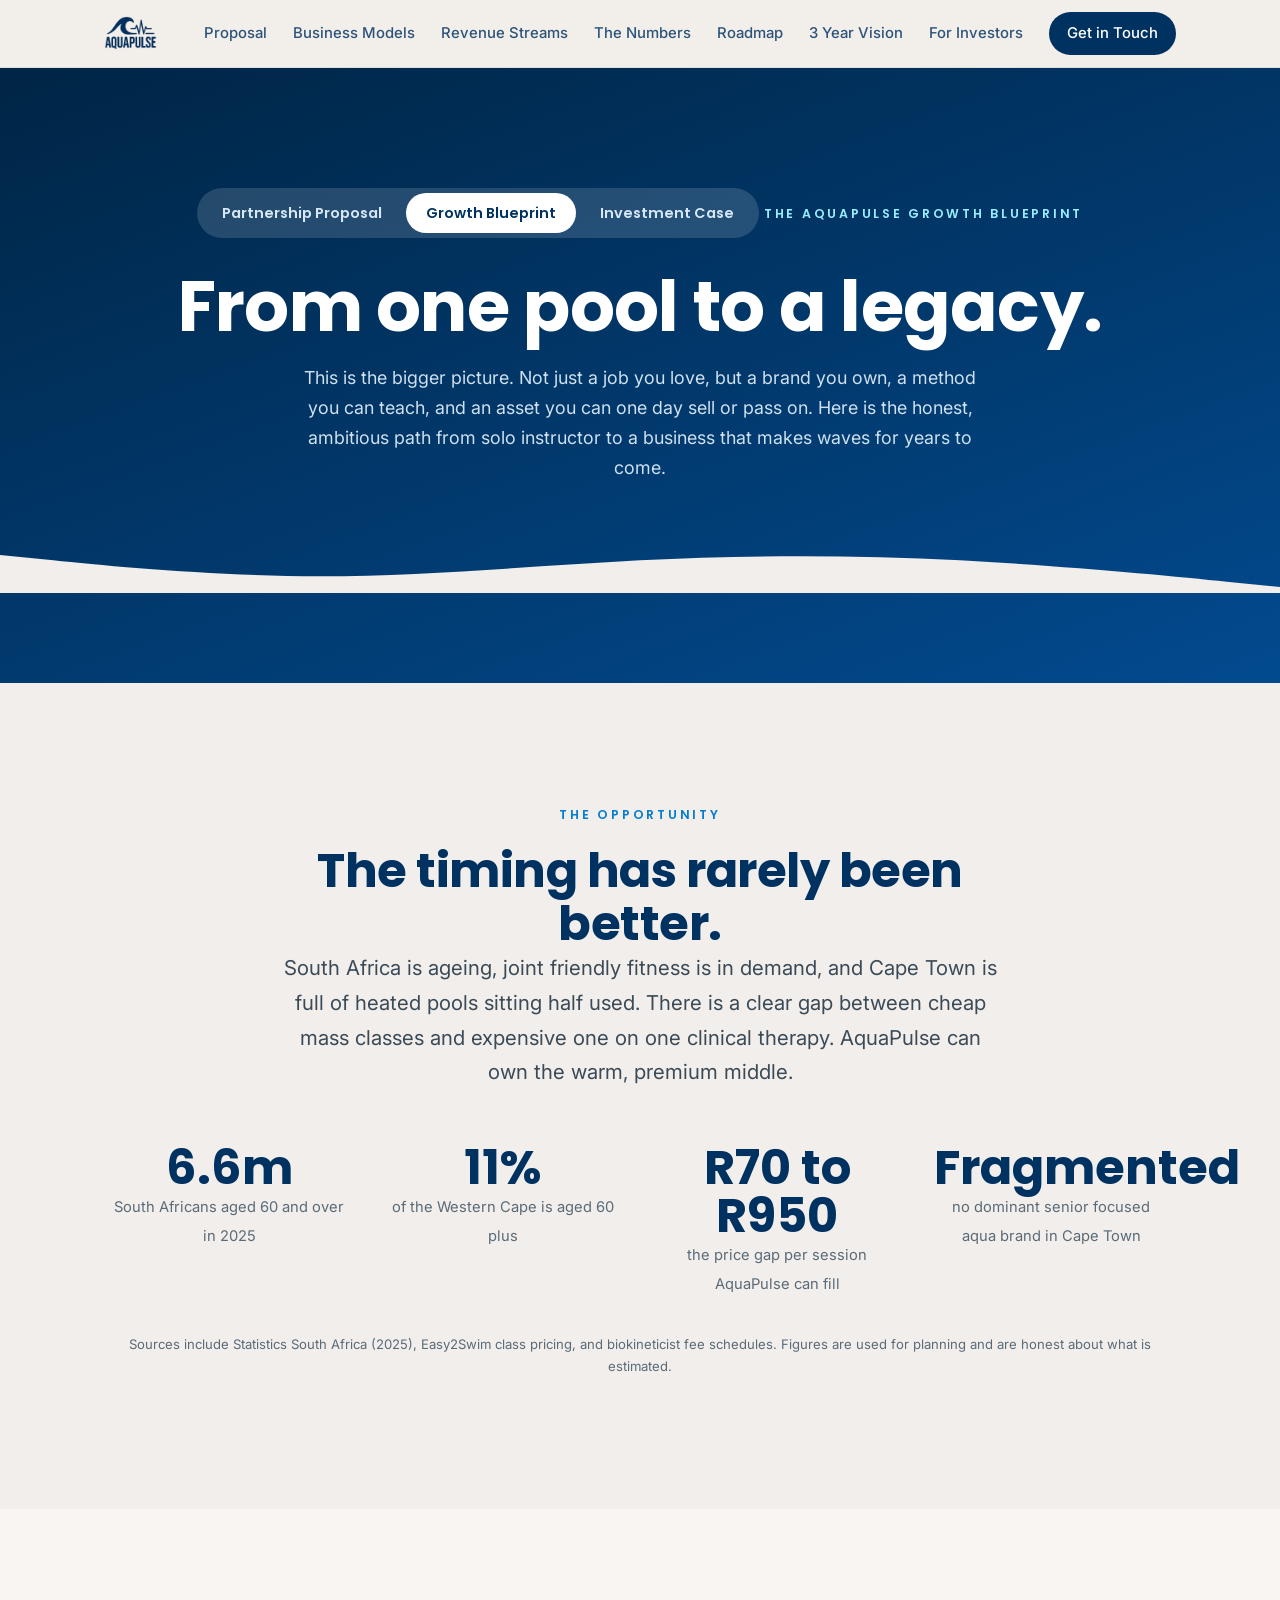
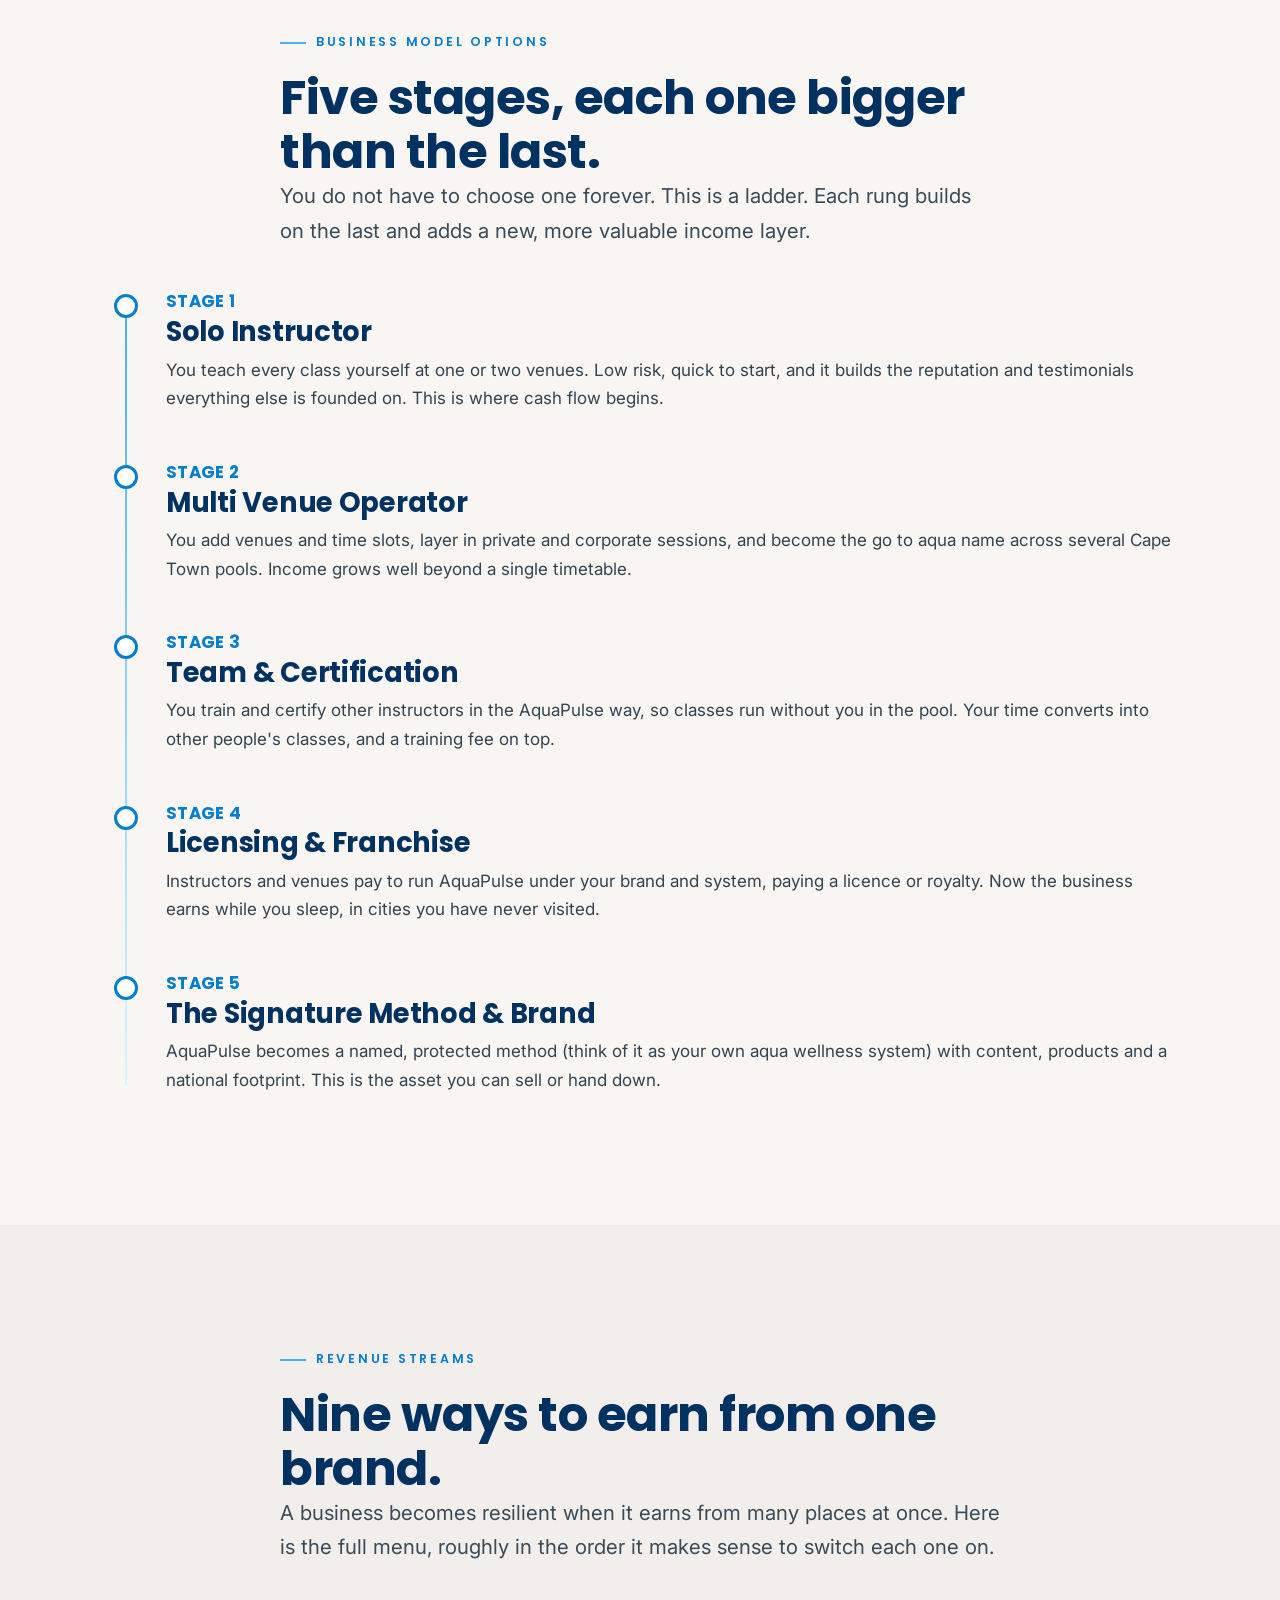
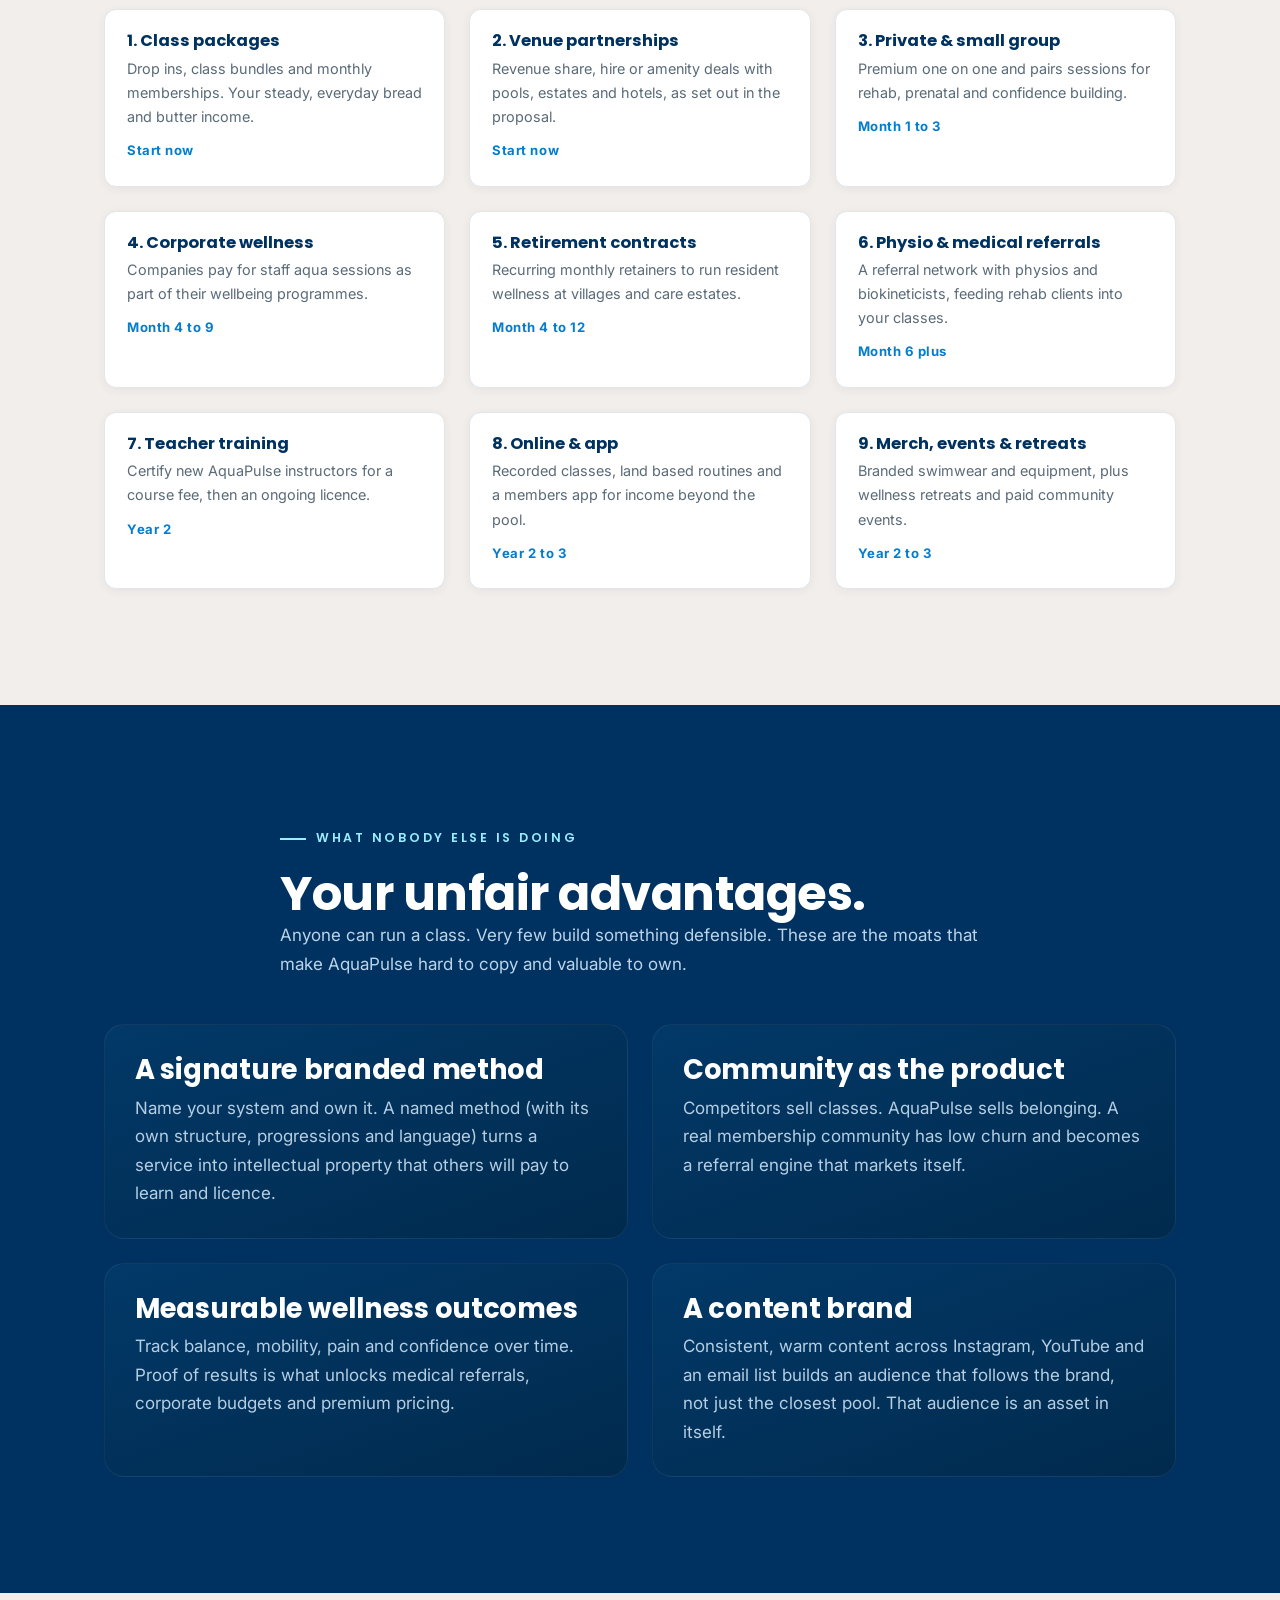
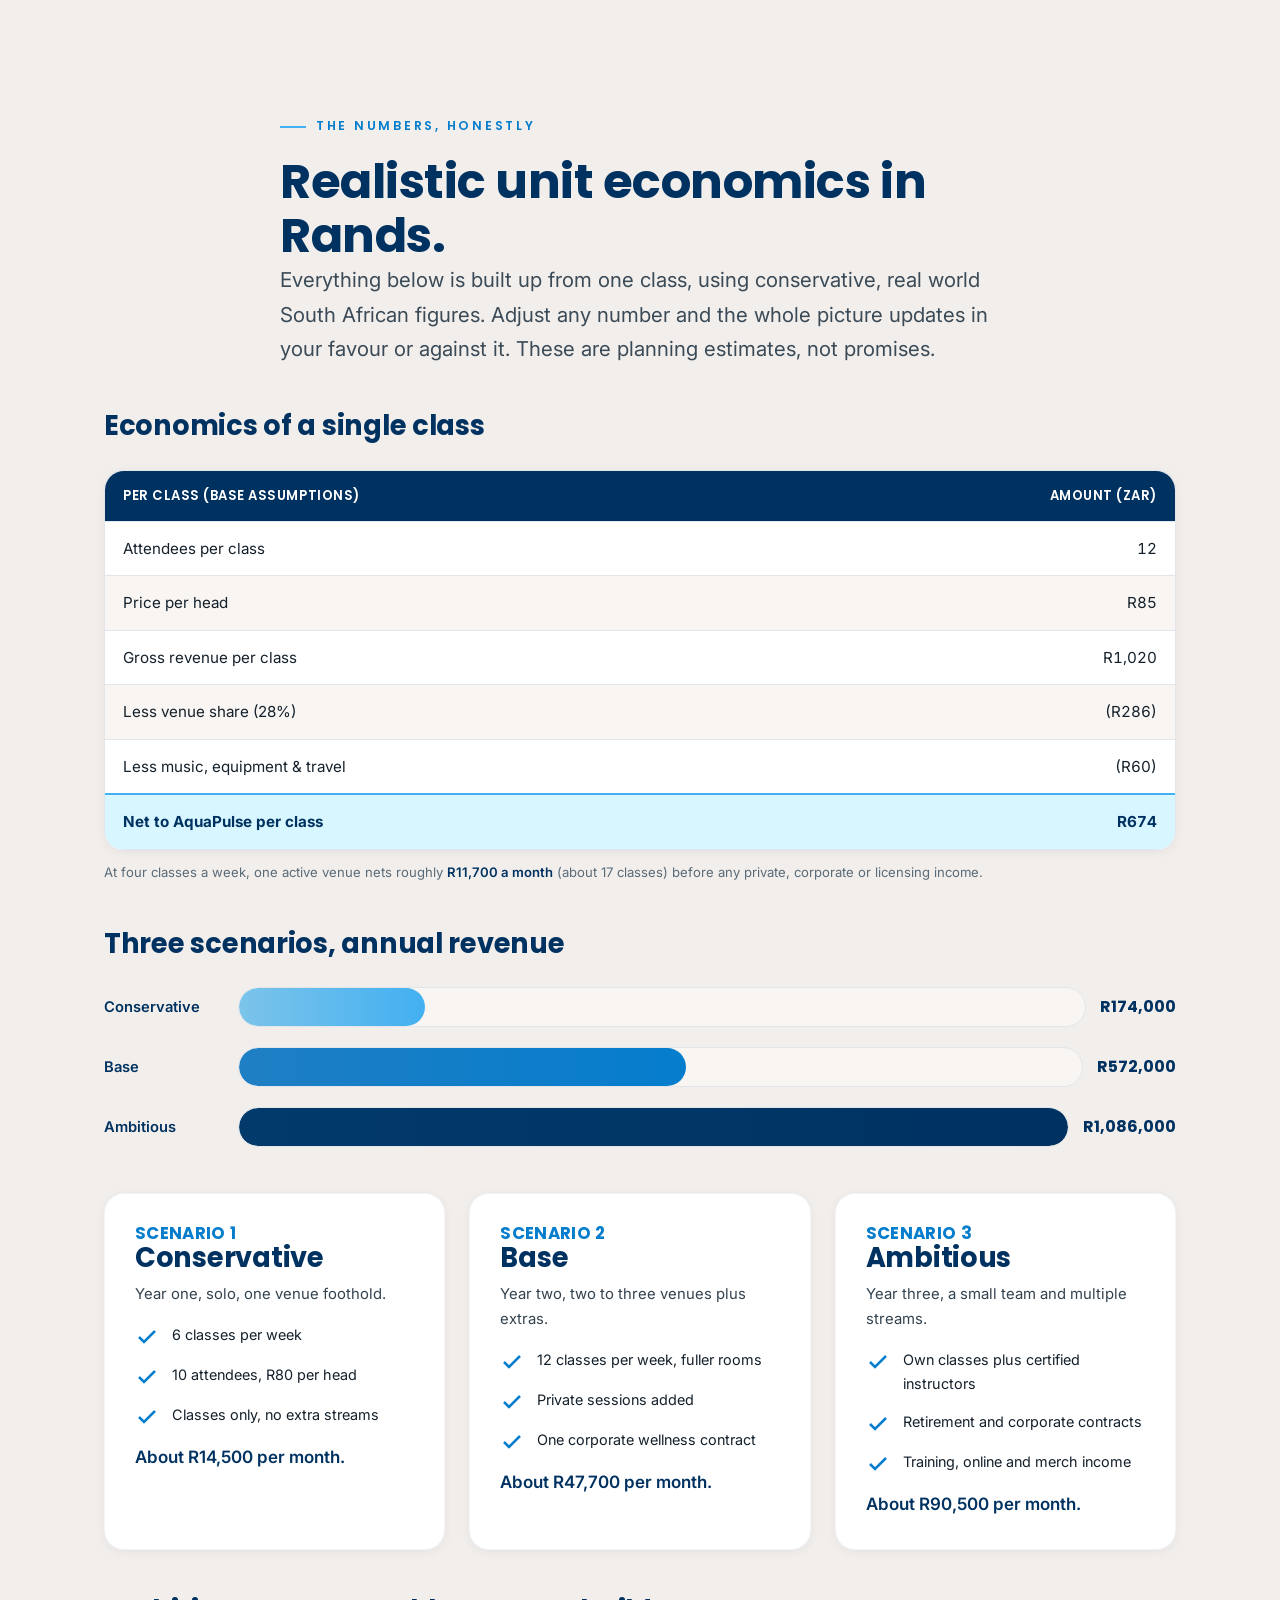
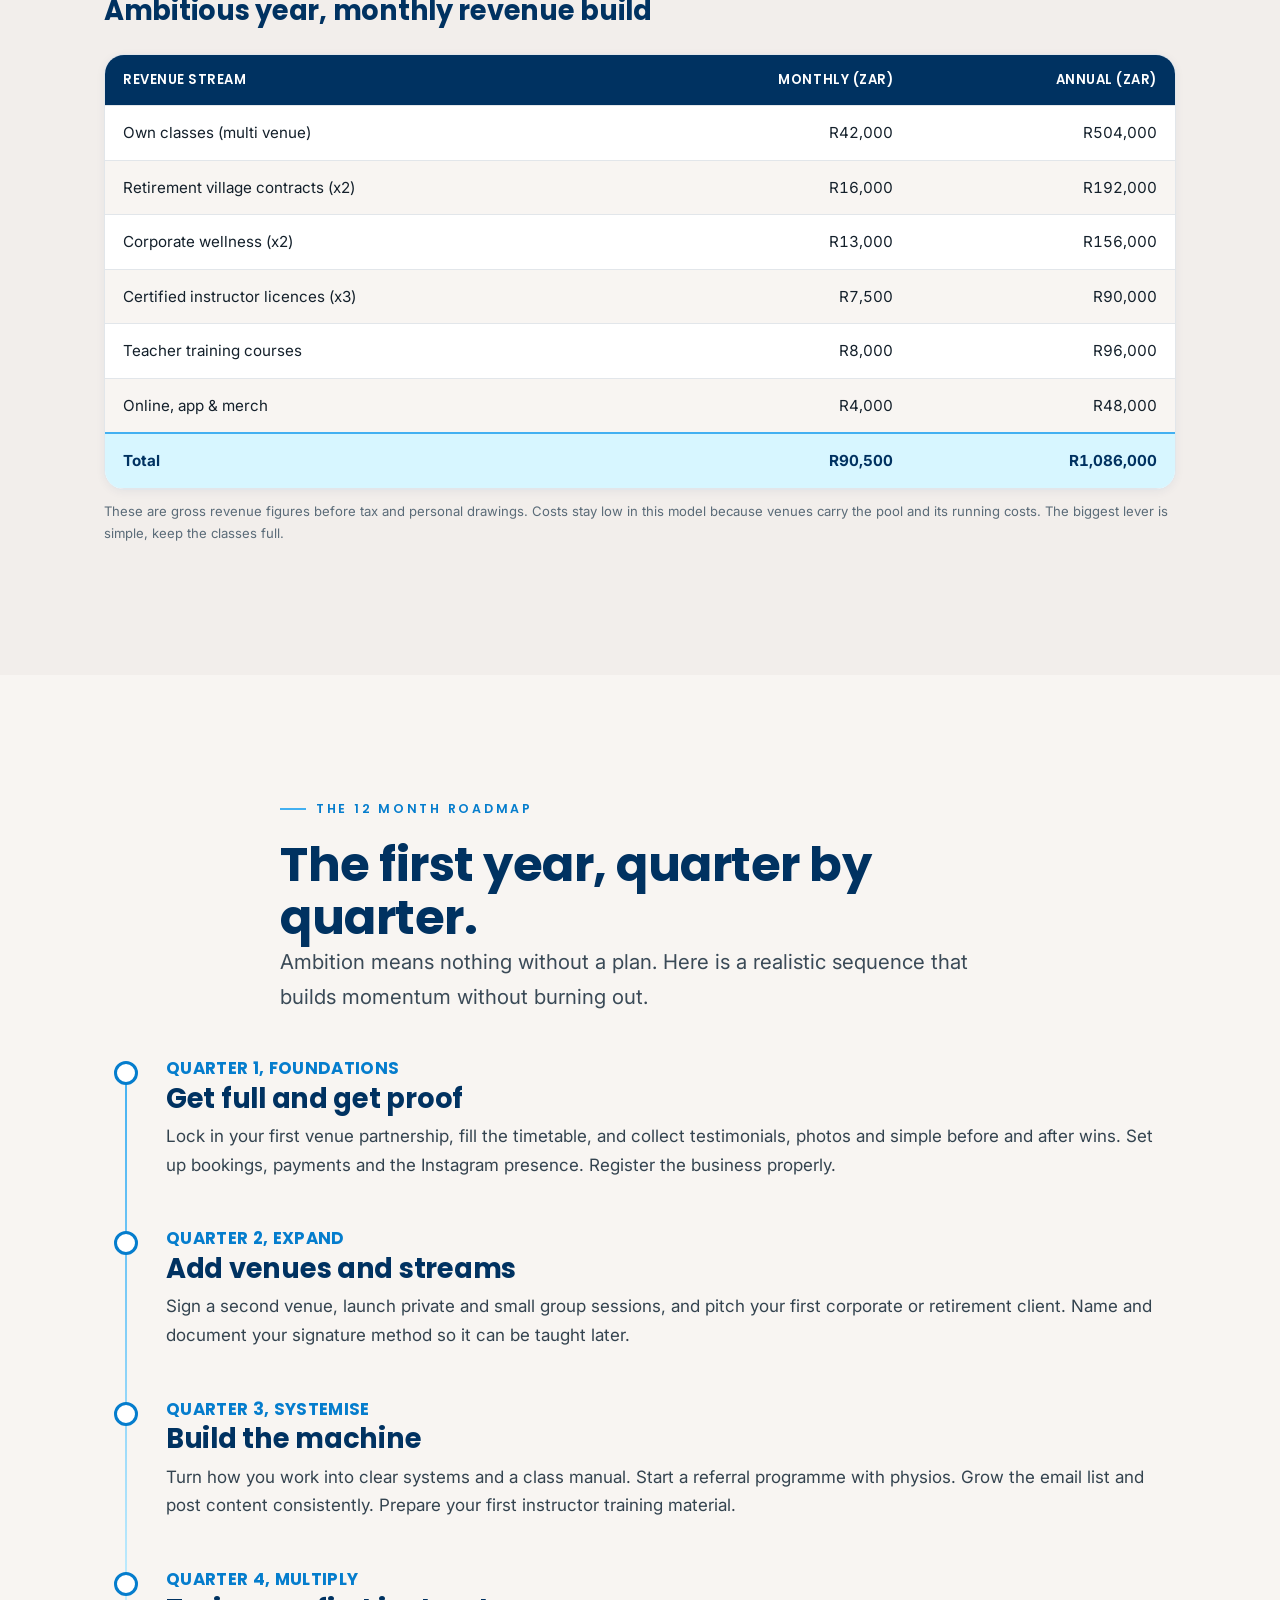
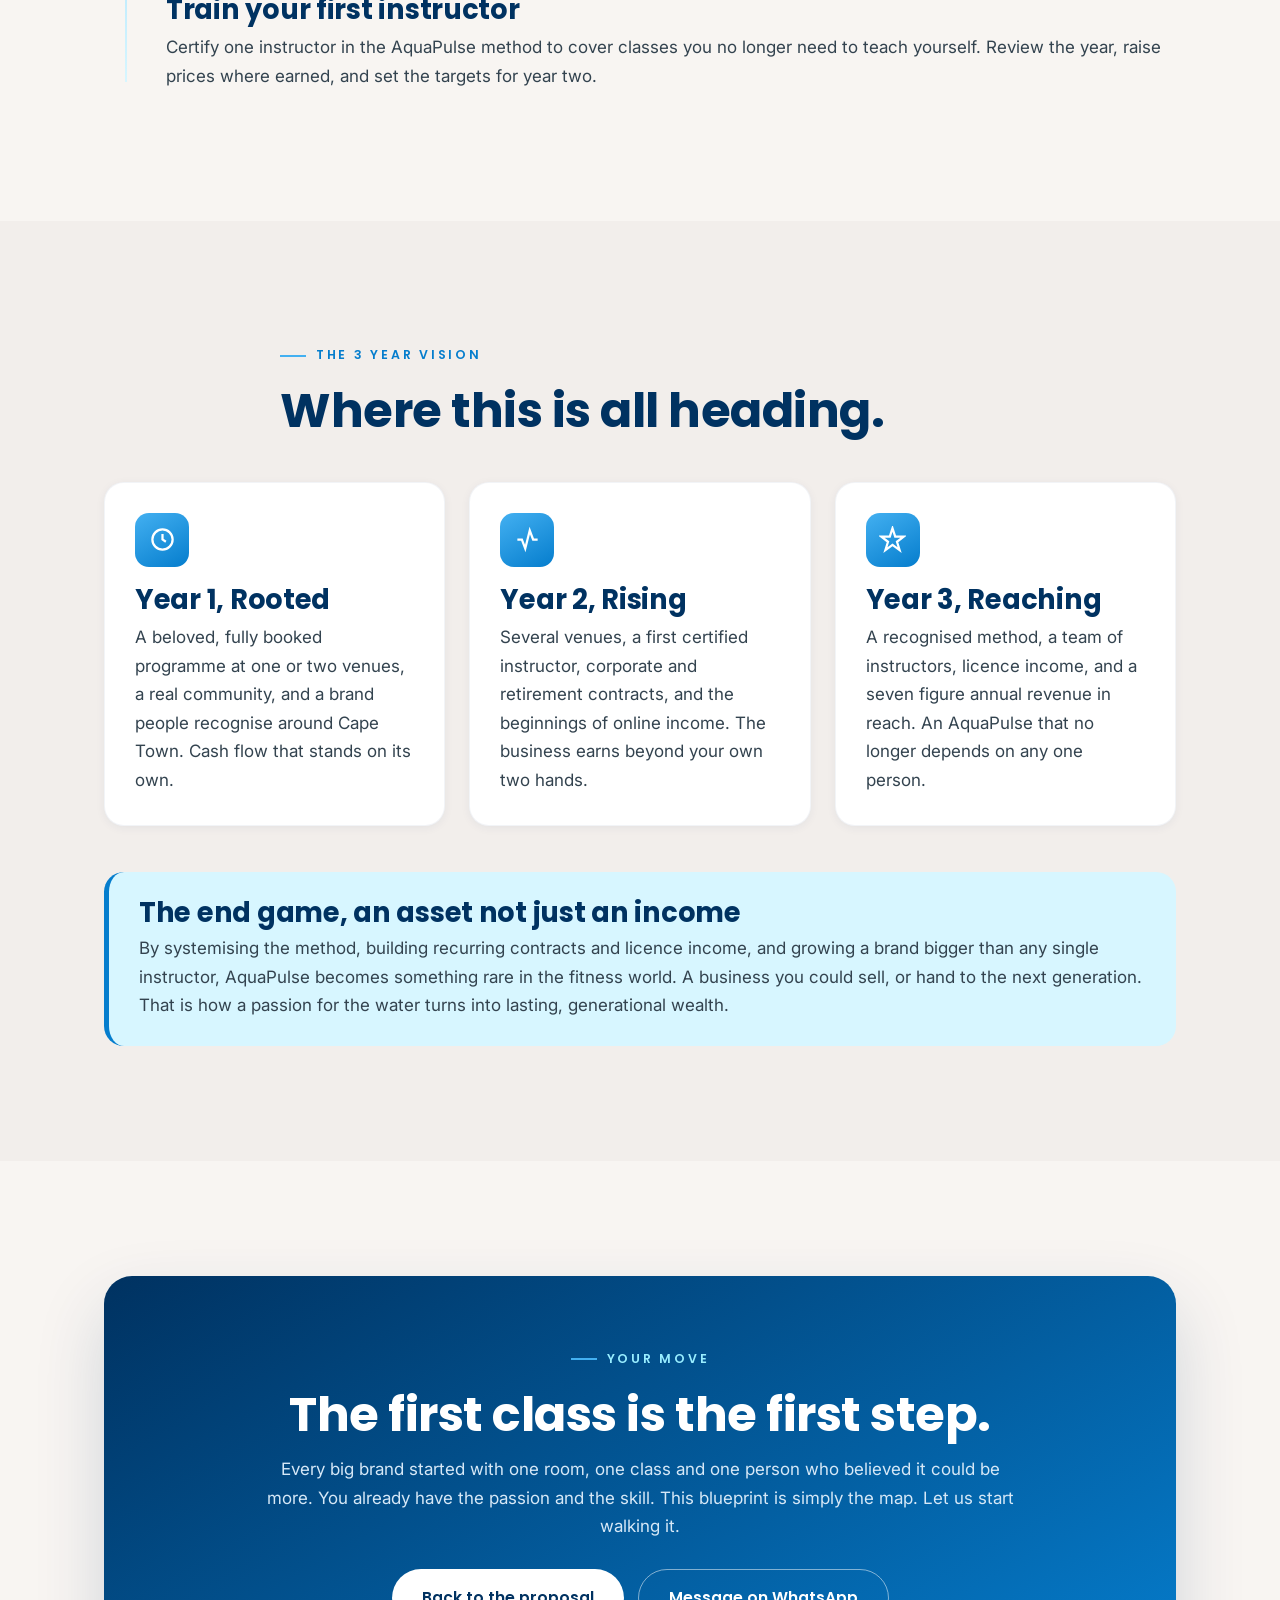
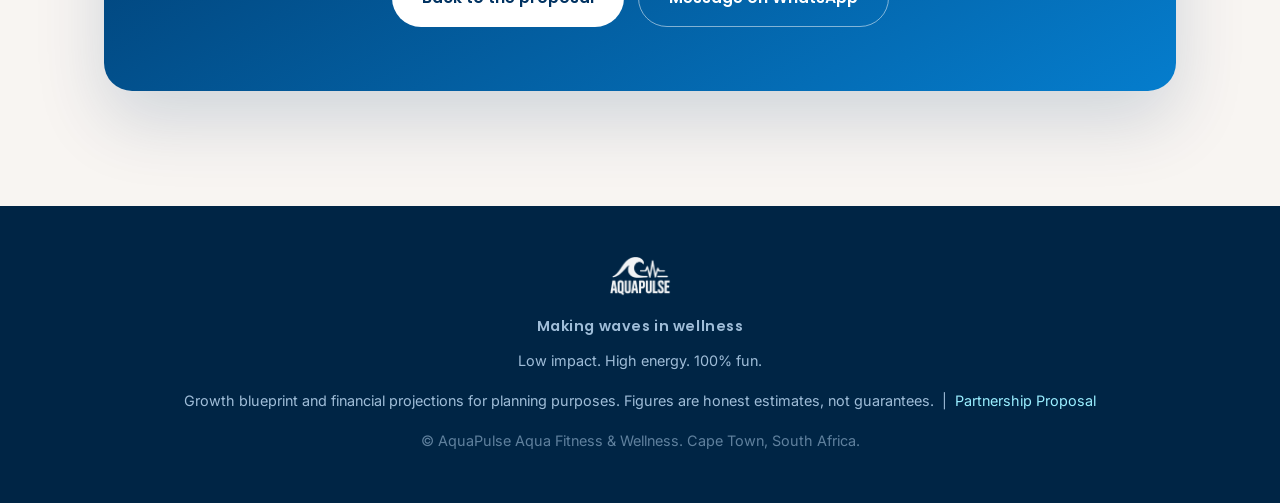
<file: blueprint.html>
<!DOCTYPE html>
<html lang="en">
<head>
<meta charset="UTF-8">
<meta name="viewport" content="width=device-width, initial-scale=1.0">
<title>AquaPulse | Growth Blueprint &amp; Wealth Strategy</title>
<meta name="description" content="The AquaPulse growth blueprint. How to scale from solo instructor to a branded, certifiable aqua wellness method, with realistic ZAR financial projections.">
<link rel="icon" href="assets/favicon.png">
<link rel="preconnect" href="https://fonts.googleapis.com">
<link rel="preconnect" href="https://fonts.gstatic.com" crossorigin>
<link href="https://fonts.googleapis.com/css2?family=Poppins:wght@500;600;700;800&family=Inter:wght@400;500;600&display=swap" rel="stylesheet">
<link rel="stylesheet" href="styles.css">
</head>
<body>

<!-- NAV -->
<nav class="nav">
  <div class="nav__inner">
    <a class="nav__brand" href="index.html">
      <img src="assets/logo-transparent.png" alt="AquaPulse logo">
    </a>
    <div class="nav__links" id="navlinks">
      <a href="index.html">Proposal</a>
      <a href="#models">Business Models</a>
      <a href="#streams">Revenue Streams</a>
      <a href="#numbers">The Numbers</a>
      <a href="#roadmap">Roadmap</a>
      <a href="#vision3">3 Year Vision</a>
      <a href="investor.html">For Investors</a>
      <a class="nav__cta" href="index.html#contact">Get in Touch</a>
    </div>
    <button class="nav__toggle" id="navtoggle" aria-label="Menu">
      <svg width="26" height="26" viewBox="0 0 24 24" fill="none" stroke="currentColor" stroke-width="2"><line x1="3" y1="6" x2="21" y2="6"/><line x1="3" y1="12" x2="21" y2="12"/><line x1="3" y1="18" x2="21" y2="18"/></svg>
    </button>
  </div>
</nav>

<!-- PAGE HEADER -->
<header class="phead" id="top">
  <div class="wrap">
    <div class="pill-nav">
      <a href="index.html">Partnership Proposal</a>
      <a href="#" class="active">Growth Blueprint</a>
      <a href="investor.html">Investment Case</a>
    </div>
    <span class="eyebrow">The AquaPulse Growth Blueprint</span>
    <h1>From one pool to a legacy.</h1>
    <p>This is the bigger picture. Not just a job you love, but a brand you own, a method you can teach, and an asset you can one day sell or pass on. Here is the honest, ambitious path from solo instructor to a business that makes waves for years to come.</p>
  </div>
  <div class="wave-divider" aria-hidden="true" style="margin-top:40px">
    <svg viewBox="0 0 1440 70" preserveAspectRatio="none"><path fill="#f2eeeb" d="M0,32L60,37.3C120,43,240,53,360,53.3C480,53,600,43,720,37.3C840,32,960,32,1080,37.3C1200,43,1320,53,1380,58.7L1440,64L1440,70L0,70Z"></path></svg>
  </div>
</header>

<!-- WHY NOW -->
<section class="section">
  <div class="wrap">
    <div class="section-head center narrow fade">
      <span class="eyebrow">The Opportunity</span>
      <h2>The timing has rarely been better.</h2>
      <p class="lead">South Africa is ageing, joint friendly fitness is in demand, and Cape Town is full of heated pools sitting half used. There is a clear gap between cheap mass classes and expensive one on one clinical therapy. AquaPulse can own the warm, premium middle.</p>
    </div>
    <div class="grid g-4 mt-l">
      <div class="stat fade"><b>6.6m</b><span>South Africans aged 60 and over in 2025</span></div>
      <div class="stat fade"><b>11%</b><span>of the Western Cape is aged 60 plus</span></div>
      <div class="stat fade"><b>R70 to R950</b><span>the price gap per session AquaPulse can fill</span></div>
      <div class="stat fade"><b>Fragmented</b><span>no dominant senior focused aqua brand in Cape Town</span></div>
    </div>
    <p class="table-note center mt-m">Sources include Statistics South Africa (2025), Easy2Swim class pricing, and biokineticist fee schedules. Figures are used for planning and are honest about what is estimated.</p>
  </div>
</section>

<!-- BUSINESS MODEL LADDER -->
<section class="section section--tint" id="models">
  <div class="wrap">
    <div class="section-head narrow fade">
      <span class="eyebrow">Business Model Options</span>
      <h2>Five stages, each one bigger than the last.</h2>
      <p class="lead">You do not have to choose one forever. This is a ladder. Each rung builds on the last and adds a new, more valuable income layer.</p>
    </div>
    <div class="timeline fade">
      <div class="tl-item"><div class="tl-dot"></div><h4>Stage 1</h4><h3>Solo Instructor</h3><p>You teach every class yourself at one or two venues. Low risk, quick to start, and it builds the reputation and testimonials everything else is founded on. This is where cash flow begins.</p></div>
      <div class="tl-item"><div class="tl-dot"></div><h4>Stage 2</h4><h3>Multi Venue Operator</h3><p>You add venues and time slots, layer in private and corporate sessions, and become the go to aqua name across several Cape Town pools. Income grows well beyond a single timetable.</p></div>
      <div class="tl-item"><div class="tl-dot"></div><h4>Stage 3</h4><h3>Team &amp; Certification</h3><p>You train and certify other instructors in the AquaPulse way, so classes run without you in the pool. Your time converts into other people's classes, and a training fee on top.</p></div>
      <div class="tl-item"><div class="tl-dot"></div><h4>Stage 4</h4><h3>Licensing &amp; Franchise</h3><p>Instructors and venues pay to run AquaPulse under your brand and system, paying a licence or royalty. Now the business earns while you sleep, in cities you have never visited.</p></div>
      <div class="tl-item"><div class="tl-dot"></div><h4>Stage 5</h4><h3>The Signature Method &amp; Brand</h3><p>AquaPulse becomes a named, protected method (think of it as your own aqua wellness system) with content, products and a national footprint. This is the asset you can sell or hand down.</p></div>
    </div>
  </div>
</section>

<!-- REVENUE STREAMS -->
<section class="section" id="streams">
  <div class="wrap">
    <div class="section-head narrow fade">
      <span class="eyebrow">Revenue Streams</span>
      <h2>Nine ways to earn from one brand.</h2>
      <p class="lead">A business becomes resilient when it earns from many places at once. Here is the full menu, roughly in the order it makes sense to switch each one on.</p>
    </div>
    <div class="grid g-3 fade">
      <div class="stream"><h4>1. Class packages</h4><p>Drop ins, class bundles and monthly memberships. Your steady, everyday bread and butter income.</p><small>Start now</small></div>
      <div class="stream"><h4>2. Venue partnerships</h4><p>Revenue share, hire or amenity deals with pools, estates and hotels, as set out in the proposal.</p><small>Start now</small></div>
      <div class="stream"><h4>3. Private &amp; small group</h4><p>Premium one on one and pairs sessions for rehab, prenatal and confidence building.</p><small>Month 1 to 3</small></div>
      <div class="stream"><h4>4. Corporate wellness</h4><p>Companies pay for staff aqua sessions as part of their wellbeing programmes.</p><small>Month 4 to 9</small></div>
      <div class="stream"><h4>5. Retirement contracts</h4><p>Recurring monthly retainers to run resident wellness at villages and care estates.</p><small>Month 4 to 12</small></div>
      <div class="stream"><h4>6. Physio &amp; medical referrals</h4><p>A referral network with physios and biokineticists, feeding rehab clients into your classes.</p><small>Month 6 plus</small></div>
      <div class="stream"><h4>7. Teacher training</h4><p>Certify new AquaPulse instructors for a course fee, then an ongoing licence.</p><small>Year 2</small></div>
      <div class="stream"><h4>8. Online &amp; app</h4><p>Recorded classes, land based routines and a members app for income beyond the pool.</p><small>Year 2 to 3</small></div>
      <div class="stream"><h4>9. Merch, events &amp; retreats</h4><p>Branded swimwear and equipment, plus wellness retreats and paid community events.</p><small>Year 2 to 3</small></div>
    </div>
  </div>
</section>

<!-- DIFFERENTIATION -->
<section class="section section--navy" id="different">
  <div class="wrap">
    <div class="section-head narrow fade">
      <span class="eyebrow">What Nobody Else Is Doing</span>
      <h2>Your unfair advantages.</h2>
      <p>Anyone can run a class. Very few build something defensible. These are the moats that make AquaPulse hard to copy and valuable to own.</p>
    </div>
    <div class="grid g-2 mt-l">
      <div class="card card--navy fade"><h3>A signature branded method</h3><p>Name your system and own it. A named method (with its own structure, progressions and language) turns a service into intellectual property that others will pay to learn and licence.</p></div>
      <div class="card card--navy fade"><h3>Community as the product</h3><p>Competitors sell classes. AquaPulse sells belonging. A real membership community has low churn and becomes a referral engine that markets itself.</p></div>
      <div class="card card--navy fade"><h3>Measurable wellness outcomes</h3><p>Track balance, mobility, pain and confidence over time. Proof of results is what unlocks medical referrals, corporate budgets and premium pricing.</p></div>
      <div class="card card--navy fade"><h3>A content brand</h3><p>Consistent, warm content across Instagram, YouTube and an email list builds an audience that follows the brand, not just the closest pool. That audience is an asset in itself.</p></div>
    </div>
  </div>
</section>

<!-- THE NUMBERS -->
<section class="section" id="numbers">
  <div class="wrap">
    <div class="section-head narrow fade">
      <span class="eyebrow">The Numbers, Honestly</span>
      <h2>Realistic unit economics in Rands.</h2>
      <p class="lead">Everything below is built up from one class, using conservative, real world South African figures. Adjust any number and the whole picture updates in your favour or against it. These are planning estimates, not promises.</p>
    </div>

    <h3 class="mb-m fade">Economics of a single class</h3>
    <div class="table-wrap fade">
      <table>
        <thead><tr><th>Per class (base assumptions)</th><th class="num">Amount (ZAR)</th></tr></thead>
        <tbody>
          <tr><td>Attendees per class</td><td class="num">12</td></tr>
          <tr><td>Price per head</td><td class="num">R85</td></tr>
          <tr><td>Gross revenue per class</td><td class="num">R1,020</td></tr>
          <tr><td>Less venue share (28%)</td><td class="num">(R286)</td></tr>
          <tr><td>Less music, equipment &amp; travel</td><td class="num">(R60)</td></tr>
          <tr class="total"><td>Net to AquaPulse per class</td><td class="num">R674</td></tr>
        </tbody>
      </table>
    </div>
    <p class="table-note fade">At four classes a week, one active venue nets roughly <strong>R11,700 a month</strong> (about 17 classes) before any private, corporate or licensing income.</p>

    <h3 class="mb-m mt-l fade">Three scenarios, annual revenue</h3>
    <div class="bars fade">
      <div class="bar__row"><div class="bar__label">Conservative</div><div class="bar__track"><div class="bar__fill bar--c" style="width:22%"></div></div><div class="bar__value">R174,000</div></div>
      <div class="bar__row"><div class="bar__label">Base</div><div class="bar__track"><div class="bar__fill bar--b" style="width:53%"></div></div><div class="bar__value">R572,000</div></div>
      <div class="bar__row"><div class="bar__label">Ambitious</div><div class="bar__track"><div class="bar__fill bar--a" style="width:100%"></div></div><div class="bar__value">R1,086,000</div></div>
    </div>

    <div class="grid g-3 mt-l">
      <div class="card fade">
        <h4 style="color:var(--ocean)">Scenario 1</h4>
        <h3>Conservative</h3>
        <p style="font-size:.93rem">Year one, solo, one venue foothold.</p>
        <ul class="checks" style="margin-top:14px;font-size:.9rem">
          <li><svg viewBox="0 0 24 24" fill="none" stroke="currentColor" stroke-width="2.5"><path d="M20 6L9 17l-5-5"/></svg><span>6 classes per week</span></li>
          <li><svg viewBox="0 0 24 24" fill="none" stroke="currentColor" stroke-width="2.5"><path d="M20 6L9 17l-5-5"/></svg><span>10 attendees, R80 per head</span></li>
          <li><svg viewBox="0 0 24 24" fill="none" stroke="currentColor" stroke-width="2.5"><path d="M20 6L9 17l-5-5"/></svg><span>Classes only, no extra streams</span></li>
        </ul>
        <p style="margin-top:14px"><strong>About R14,500 per month.</strong></p>
      </div>
      <div class="card fade">
        <h4 style="color:var(--ocean)">Scenario 2</h4>
        <h3>Base</h3>
        <p style="font-size:.93rem">Year two, two to three venues plus extras.</p>
        <ul class="checks" style="margin-top:14px;font-size:.9rem">
          <li><svg viewBox="0 0 24 24" fill="none" stroke="currentColor" stroke-width="2.5"><path d="M20 6L9 17l-5-5"/></svg><span>12 classes per week, fuller rooms</span></li>
          <li><svg viewBox="0 0 24 24" fill="none" stroke="currentColor" stroke-width="2.5"><path d="M20 6L9 17l-5-5"/></svg><span>Private sessions added</span></li>
          <li><svg viewBox="0 0 24 24" fill="none" stroke="currentColor" stroke-width="2.5"><path d="M20 6L9 17l-5-5"/></svg><span>One corporate wellness contract</span></li>
        </ul>
        <p style="margin-top:14px"><strong>About R47,700 per month.</strong></p>
      </div>
      <div class="card fade">
        <h4 style="color:var(--ocean)">Scenario 3</h4>
        <h3>Ambitious</h3>
        <p style="font-size:.93rem">Year three, a small team and multiple streams.</p>
        <ul class="checks" style="margin-top:14px;font-size:.9rem">
          <li><svg viewBox="0 0 24 24" fill="none" stroke="currentColor" stroke-width="2.5"><path d="M20 6L9 17l-5-5"/></svg><span>Own classes plus certified instructors</span></li>
          <li><svg viewBox="0 0 24 24" fill="none" stroke="currentColor" stroke-width="2.5"><path d="M20 6L9 17l-5-5"/></svg><span>Retirement and corporate contracts</span></li>
          <li><svg viewBox="0 0 24 24" fill="none" stroke="currentColor" stroke-width="2.5"><path d="M20 6L9 17l-5-5"/></svg><span>Training, online and merch income</span></li>
        </ul>
        <p style="margin-top:14px"><strong>About R90,500 per month.</strong></p>
      </div>
    </div>

    <h3 class="mb-m mt-l fade">Ambitious year, monthly revenue build</h3>
    <div class="table-wrap fade">
      <table>
        <thead><tr><th>Revenue stream</th><th class="num">Monthly (ZAR)</th><th class="num">Annual (ZAR)</th></tr></thead>
        <tbody>
          <tr><td>Own classes (multi venue)</td><td class="num">R42,000</td><td class="num">R504,000</td></tr>
          <tr><td>Retirement village contracts (x2)</td><td class="num">R16,000</td><td class="num">R192,000</td></tr>
          <tr><td>Corporate wellness (x2)</td><td class="num">R13,000</td><td class="num">R156,000</td></tr>
          <tr><td>Certified instructor licences (x3)</td><td class="num">R7,500</td><td class="num">R90,000</td></tr>
          <tr><td>Teacher training courses</td><td class="num">R8,000</td><td class="num">R96,000</td></tr>
          <tr><td>Online, app &amp; merch</td><td class="num">R4,000</td><td class="num">R48,000</td></tr>
          <tr class="total"><td>Total</td><td class="num">R90,500</td><td class="num">R1,086,000</td></tr>
        </tbody>
      </table>
    </div>
    <p class="table-note fade">These are gross revenue figures before tax and personal drawings. Costs stay low in this model because venues carry the pool and its running costs. The biggest lever is simple, keep the classes full.</p>
  </div>
</section>

<!-- 12 MONTH ROADMAP -->
<section class="section section--tint" id="roadmap">
  <div class="wrap">
    <div class="section-head narrow fade">
      <span class="eyebrow">The 12 Month Roadmap</span>
      <h2>The first year, quarter by quarter.</h2>
      <p class="lead">Ambition means nothing without a plan. Here is a realistic sequence that builds momentum without burning out.</p>
    </div>
    <div class="timeline fade">
      <div class="tl-item"><div class="tl-dot"></div><h4>Quarter 1, Foundations</h4><h3>Get full and get proof</h3><p>Lock in your first venue partnership, fill the timetable, and collect testimonials, photos and simple before and after wins. Set up bookings, payments and the Instagram presence. Register the business properly.</p></div>
      <div class="tl-item"><div class="tl-dot"></div><h4>Quarter 2, Expand</h4><h3>Add venues and streams</h3><p>Sign a second venue, launch private and small group sessions, and pitch your first corporate or retirement client. Name and document your signature method so it can be taught later.</p></div>
      <div class="tl-item"><div class="tl-dot"></div><h4>Quarter 3, Systemise</h4><h3>Build the machine</h3><p>Turn how you work into clear systems and a class manual. Start a referral programme with physios. Grow the email list and post content consistently. Prepare your first instructor training material.</p></div>
      <div class="tl-item"><div class="tl-dot"></div><h4>Quarter 4, Multiply</h4><h3>Train your first instructor</h3><p>Certify one instructor in the AquaPulse method to cover classes you no longer need to teach yourself. Review the year, raise prices where earned, and set the targets for year two.</p></div>
    </div>
  </div>
</section>

<!-- 3 YEAR VISION -->
<section class="section" id="vision3">
  <div class="wrap">
    <div class="section-head narrow fade">
      <span class="eyebrow">The 3 Year Vision</span>
      <h2>Where this is all heading.</h2>
    </div>
    <div class="grid g-3 fade">
      <div class="card"><div class="card__icon"><svg viewBox="0 0 24 24" fill="none" stroke="currentColor" stroke-width="2"><circle cx="12" cy="12" r="9"/><path d="M12 7v5l3 2"/></svg></div><h3>Year 1, Rooted</h3><p>A beloved, fully booked programme at one or two venues, a real community, and a brand people recognise around Cape Town. Cash flow that stands on its own.</p></div>
      <div class="card"><div class="card__icon"><svg viewBox="0 0 24 24" fill="none" stroke="currentColor" stroke-width="2"><path d="M3 12h4l3 8 4-16 3 8h4"/></svg></div><h3>Year 2, Rising</h3><p>Several venues, a first certified instructor, corporate and retirement contracts, and the beginnings of online income. The business earns beyond your own two hands.</p></div>
      <div class="card"><div class="card__icon"><svg viewBox="0 0 24 24" fill="none" stroke="currentColor" stroke-width="2"><path d="M12 2l2.4 7.4H22l-6 4.6 2.3 7.4-6.3-4.6L5.7 21.4 8 14 2 9.4h7.6z"/></svg></div><h3>Year 3, Reaching</h3><p>A recognised method, a team of instructors, licence income, and a seven figure annual revenue in reach. An AquaPulse that no longer depends on any one person.</p></div>
    </div>

    <div class="callout mt-l fade">
      <h3>The end game, an asset not just an income</h3>
      <p>By systemising the method, building recurring contracts and licence income, and growing a brand bigger than any single instructor, AquaPulse becomes something rare in the fitness world. A business you could sell, or hand to the next generation. That is how a passion for the water turns into lasting, generational wealth.</p>
    </div>
  </div>
</section>

<!-- CTA -->
<section class="section section--tint">
  <div class="wrap">
    <div class="cta fade">
      <span class="eyebrow" style="color:var(--aqua);justify-content:center">Your Move</span>
      <h2>The first class is the first step.</h2>
      <p class="narrow" style="margin:14px auto 28px">Every big brand started with one room, one class and one person who believed it could be more. You already have the passion and the skill. This blueprint is simply the map. Let us start walking it.</p>
      <div class="btn-row">
        <a class="btn btn--light" href="index.html">Back to the proposal</a>
        <a class="btn btn--ghost" href="https://wa.me/27717481698" target="_blank" rel="noopener" style="color:#fff;border-color:rgba(255,255,255,.5)">Message on WhatsApp</a>
      </div>
    </div>
  </div>
</section>

<!-- FOOTER -->
<footer class="footer">
  <div class="wrap">
    <img src="assets/logo-transparent.png" alt="AquaPulse">
    <p class="footer__tag">Making waves in wellness</p>
    <p>Low impact. High energy. 100% fun.</p>
    <p style="margin-top:16px">Growth blueprint and financial projections for planning purposes. Figures are honest estimates, not guarantees. &nbsp;|&nbsp; <a href="index.html">Partnership Proposal</a></p>
    <p style="margin-top:8px;opacity:.6">&copy; AquaPulse Aqua Fitness &amp; Wellness. Cape Town, South Africa.</p>
  </div>
</footer>

<button class="scrolltop" aria-label="Back to top"><svg width="20" height="20" viewBox="0 0 24 24" fill="none" stroke="currentColor" stroke-width="2.5"><path d="M18 15l-6-6-6 6"/></svg></button>
<script src="app.js"></script>
</body>
</html>
</file>
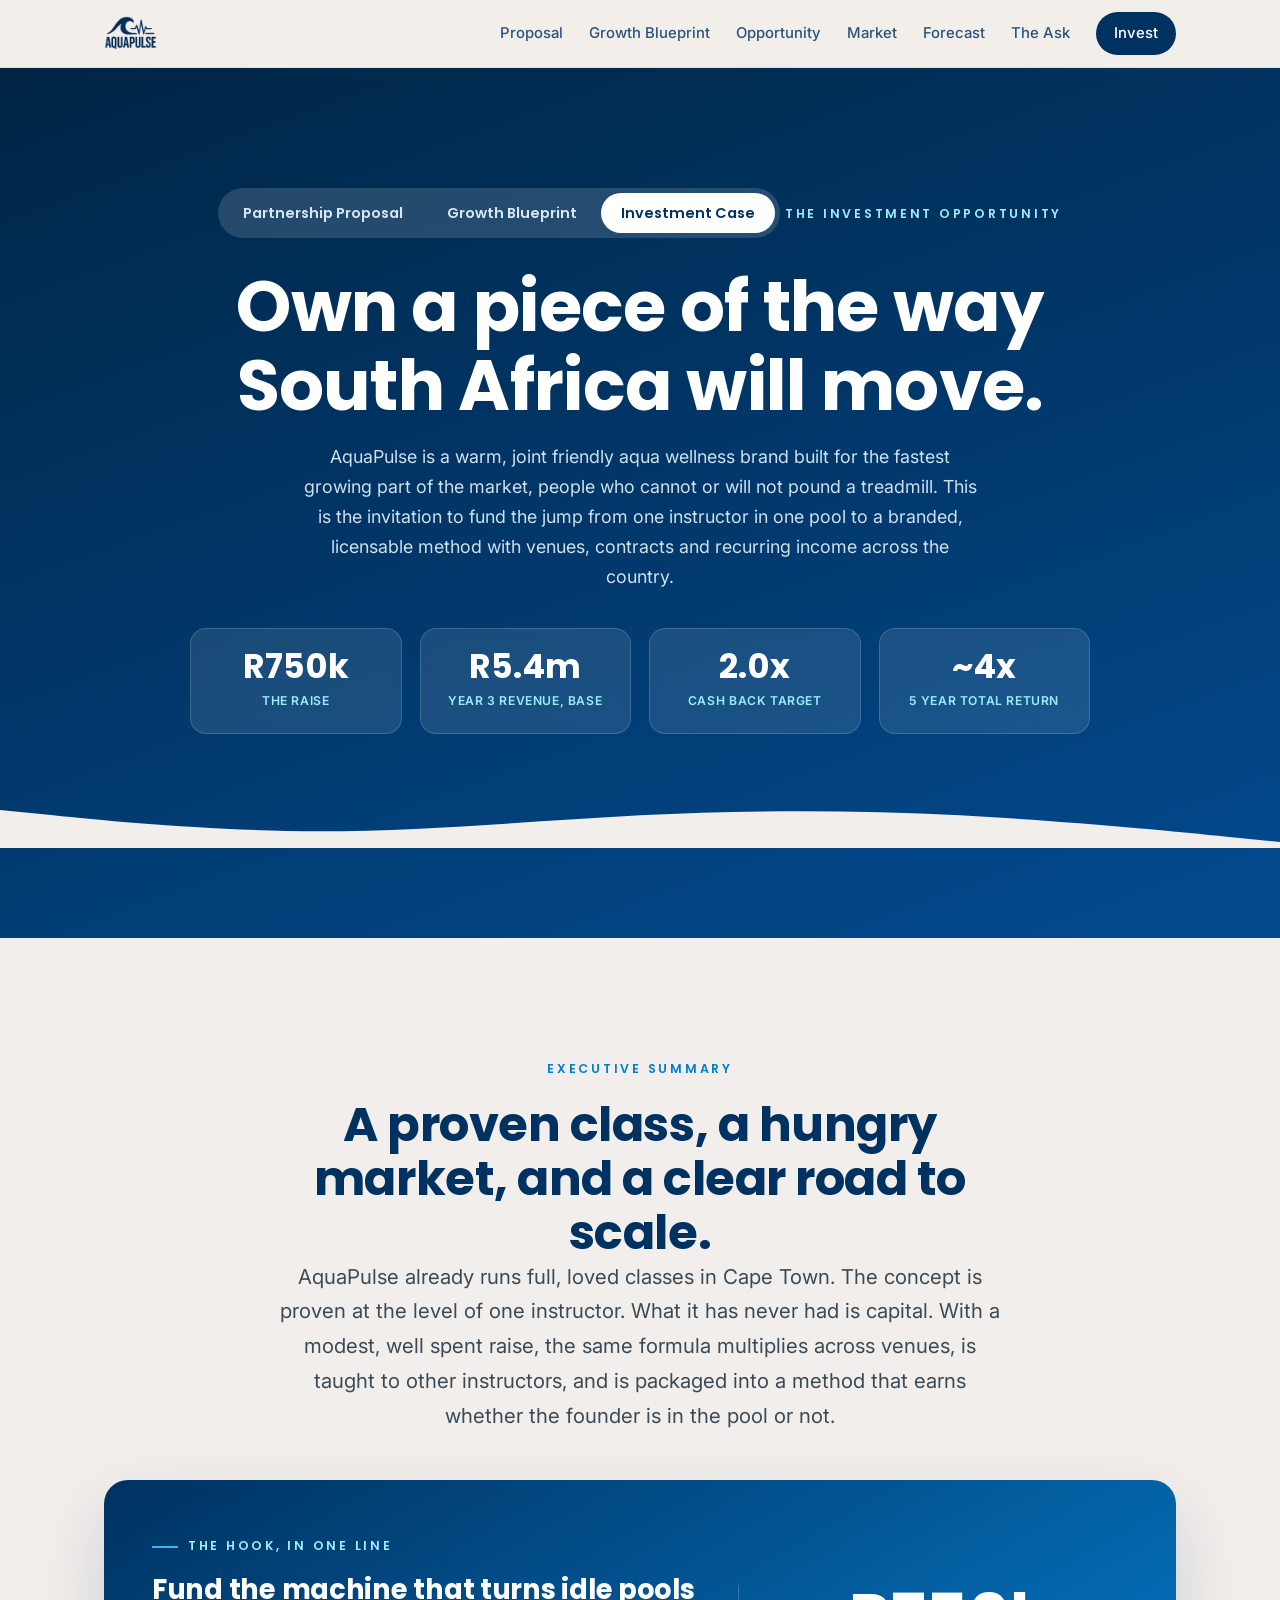
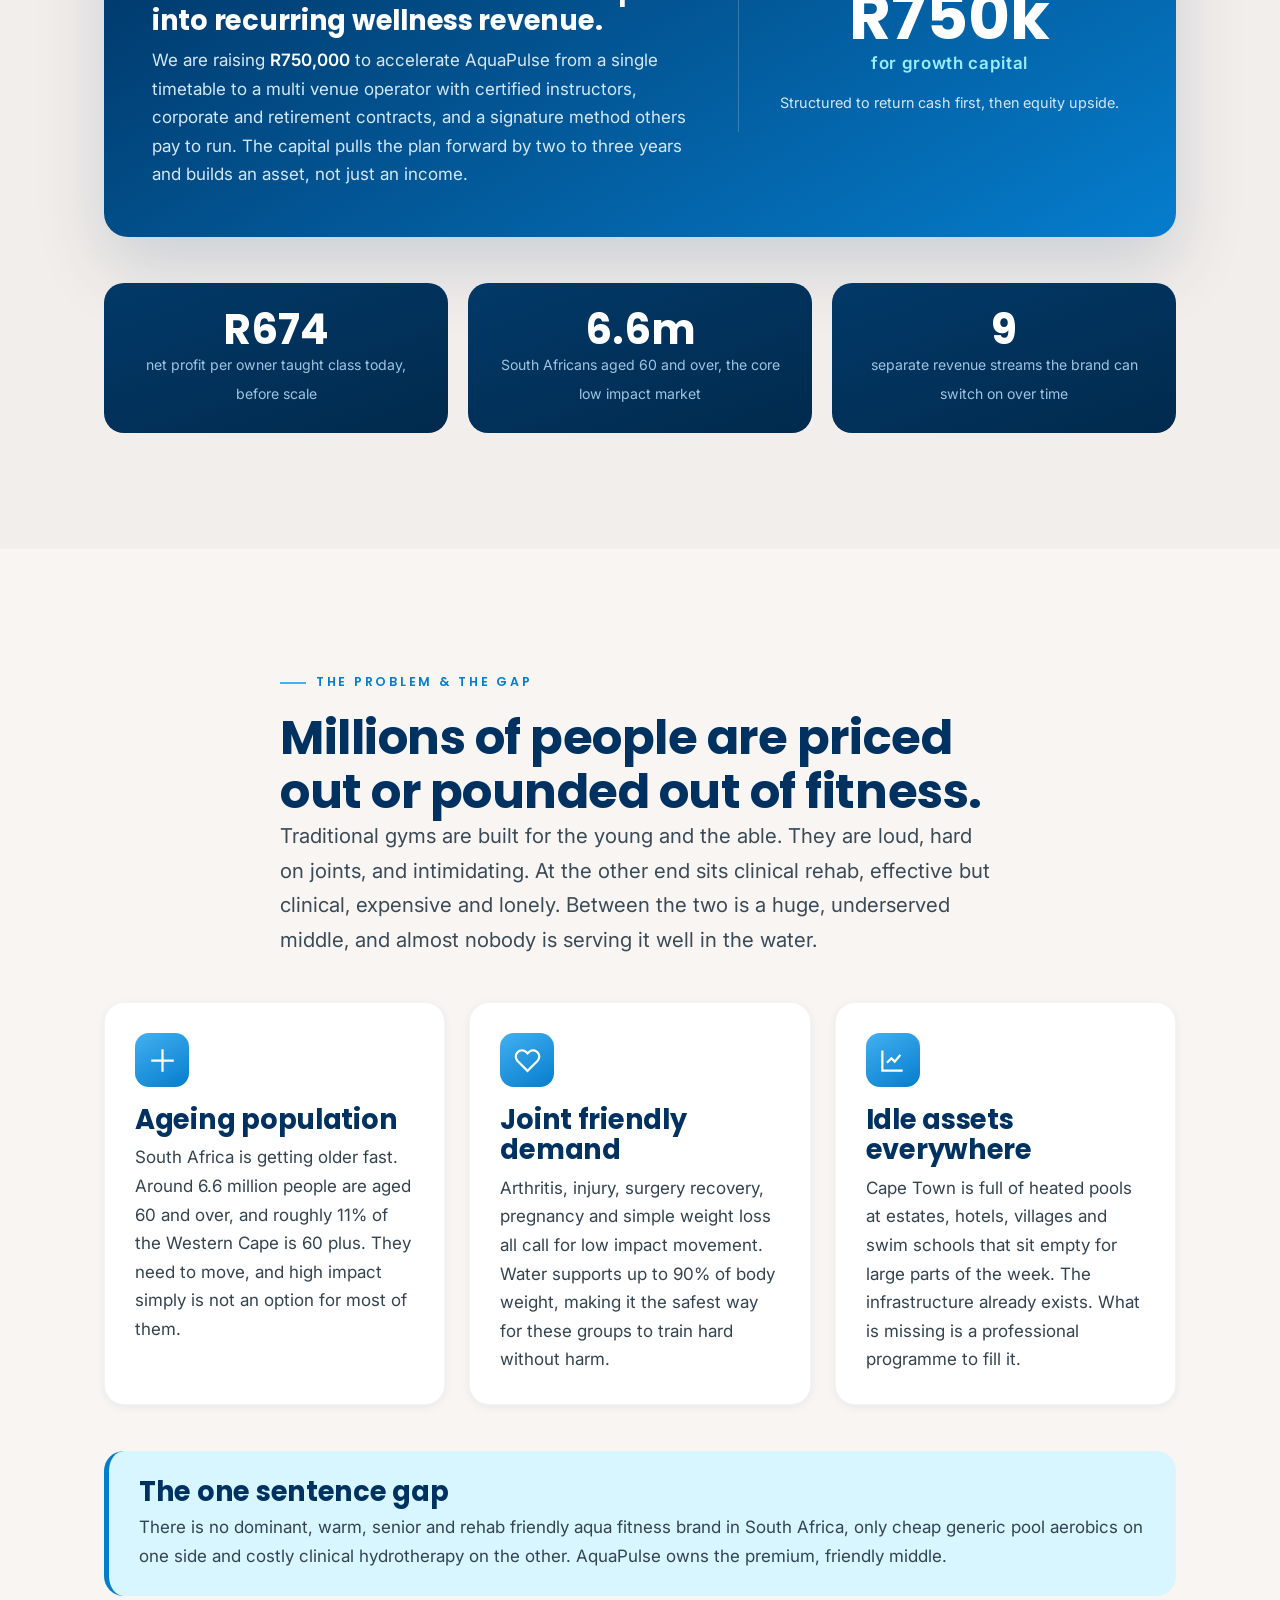
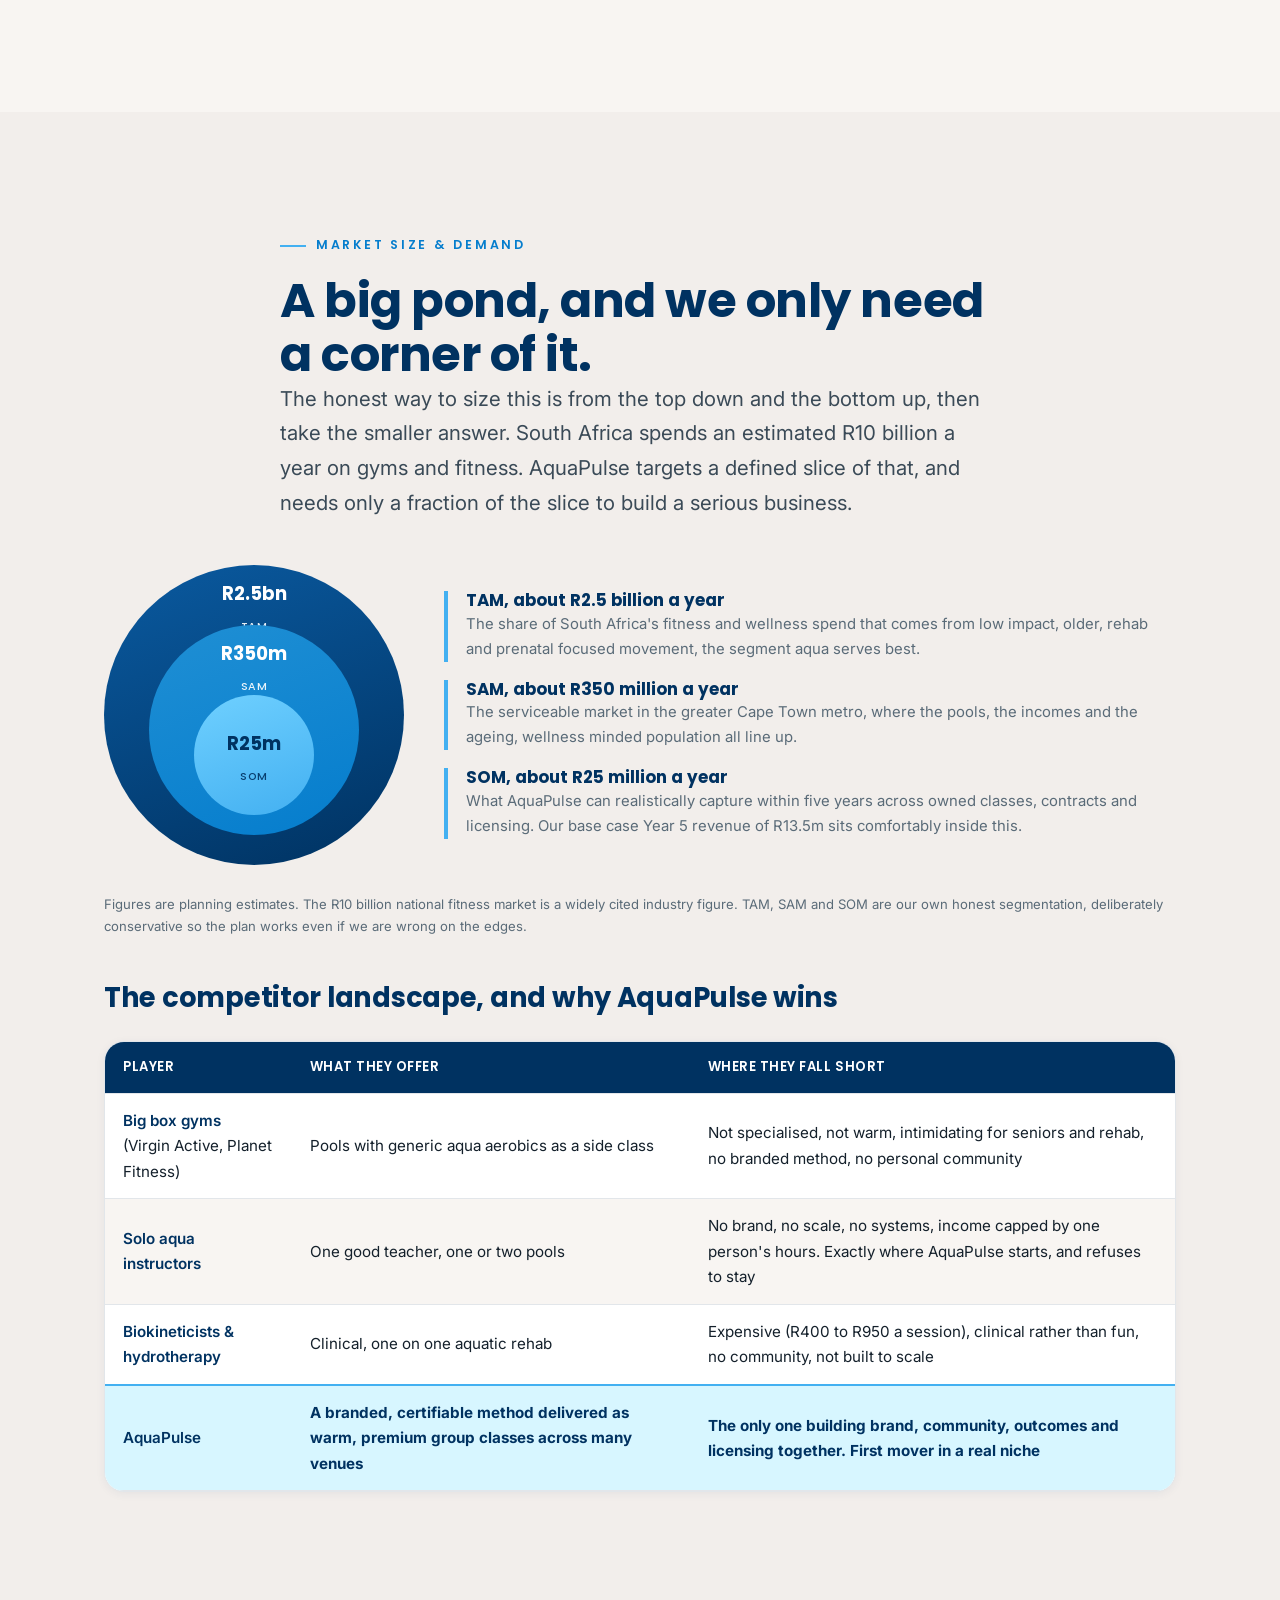
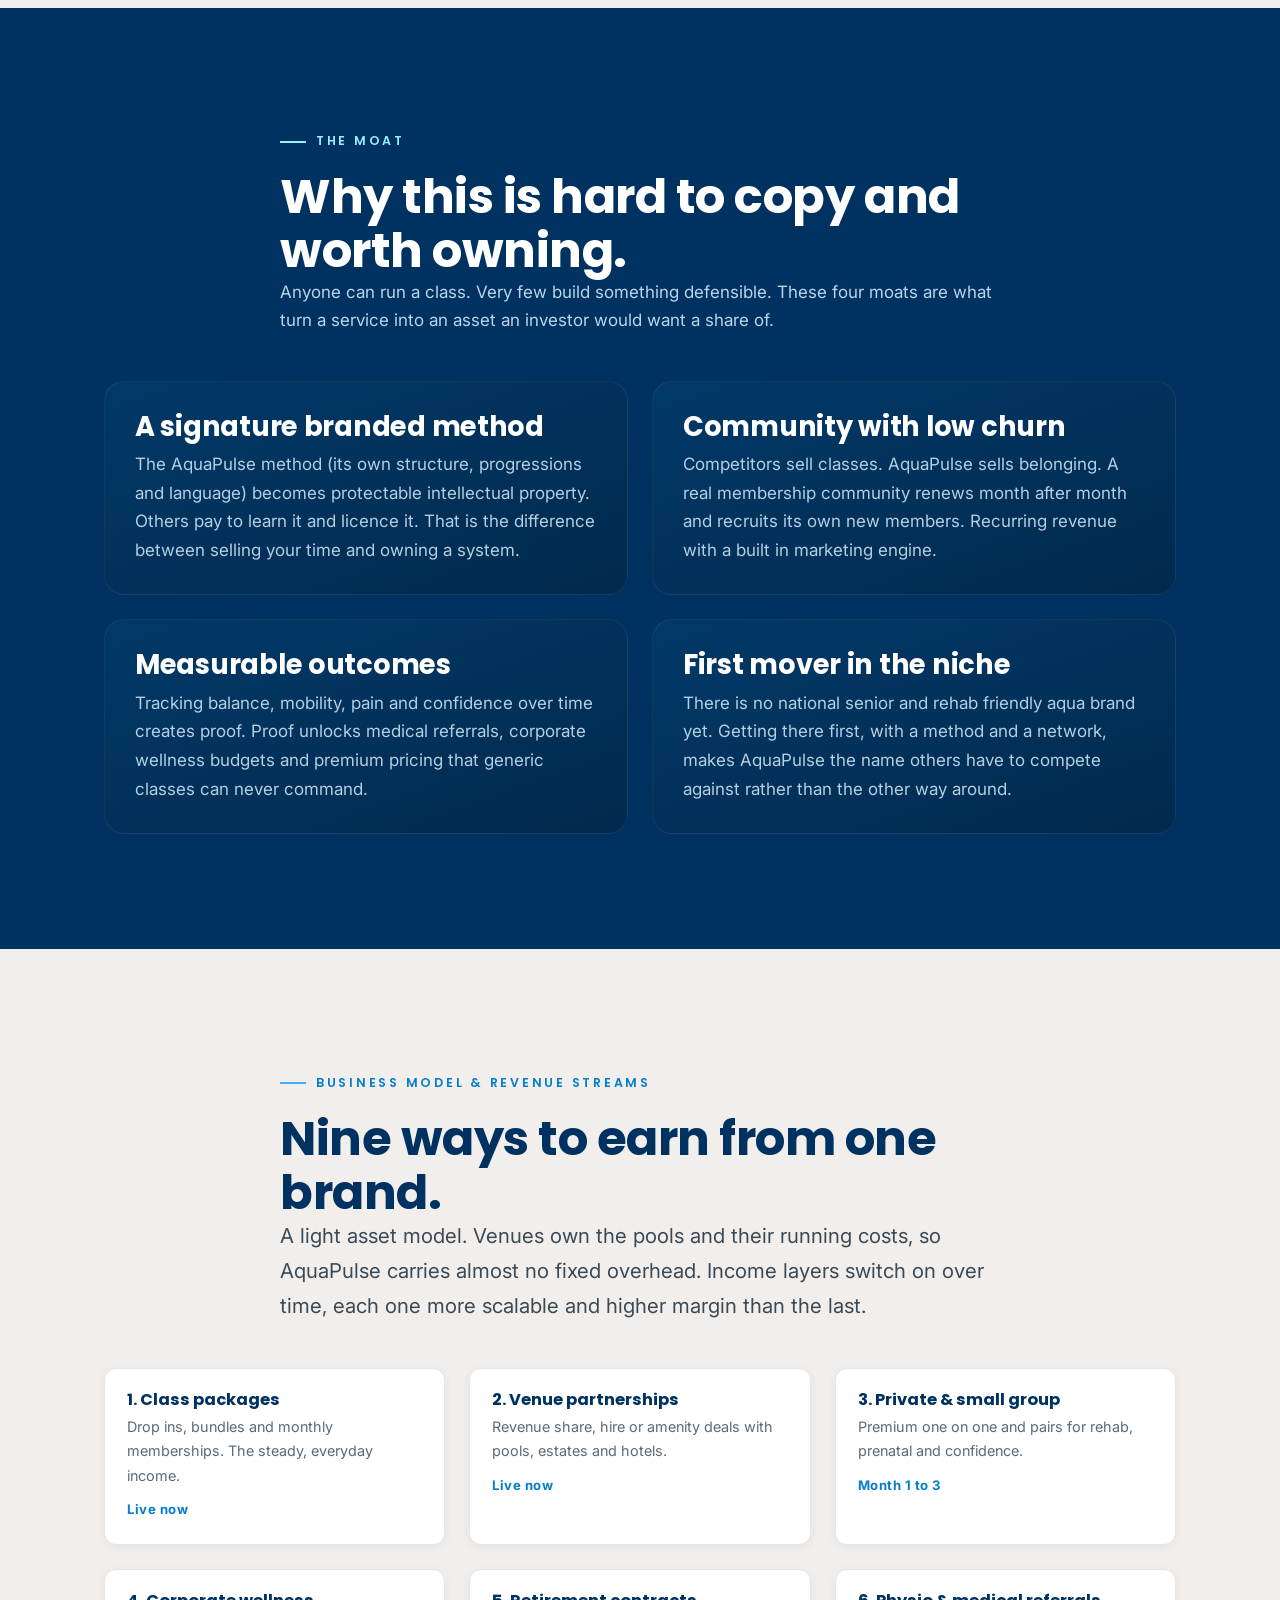
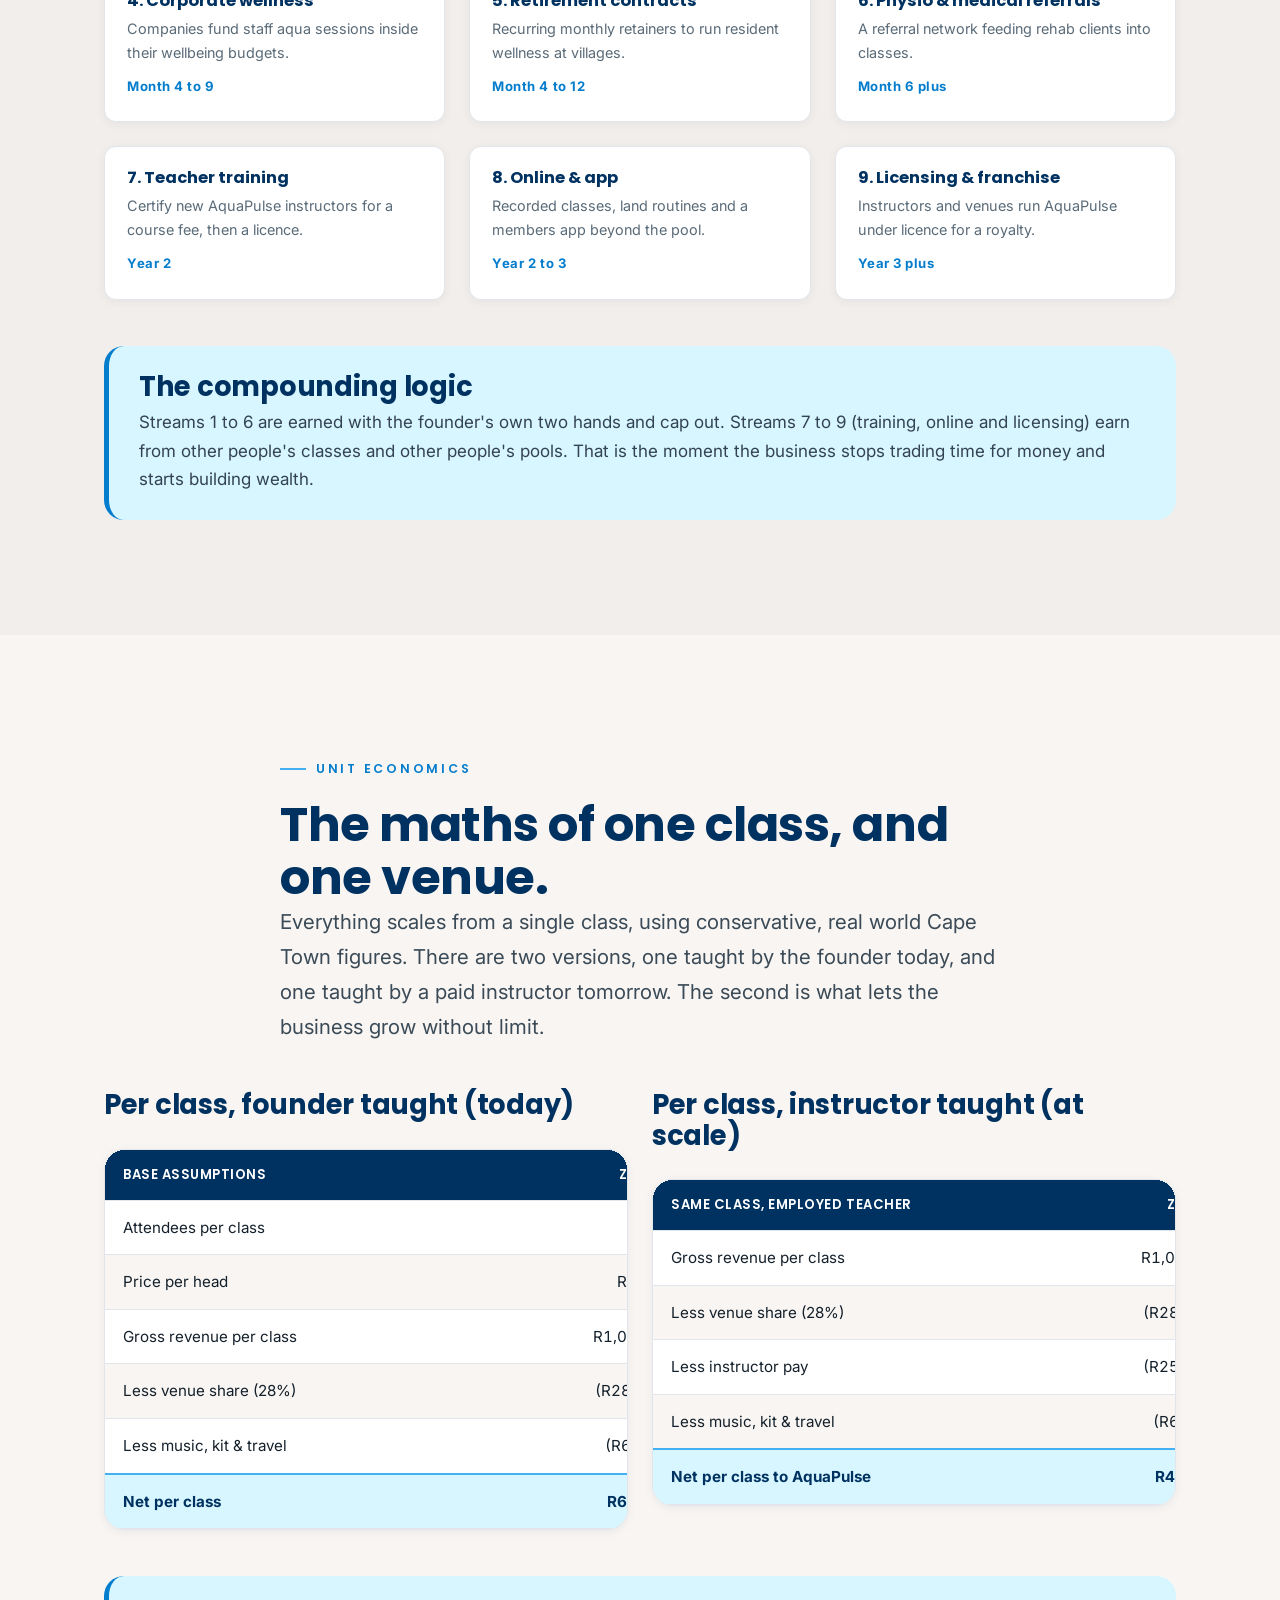
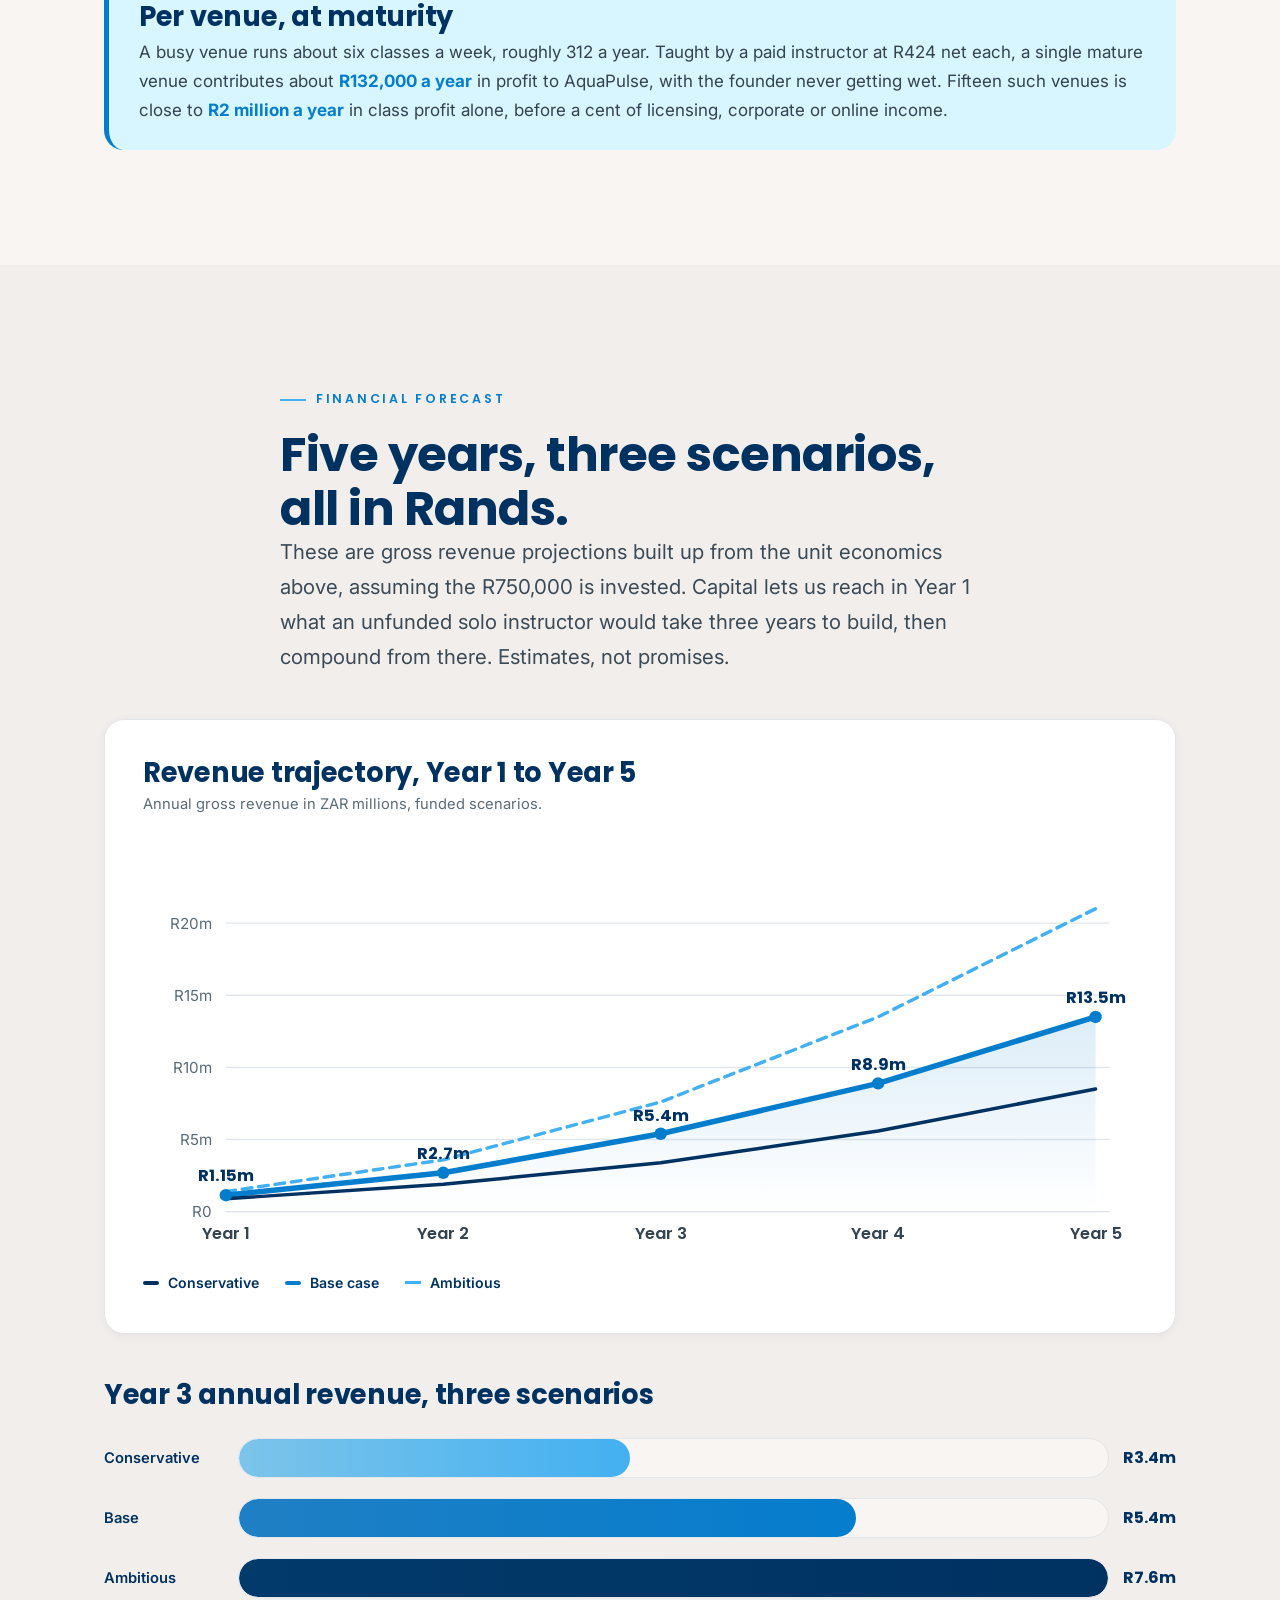
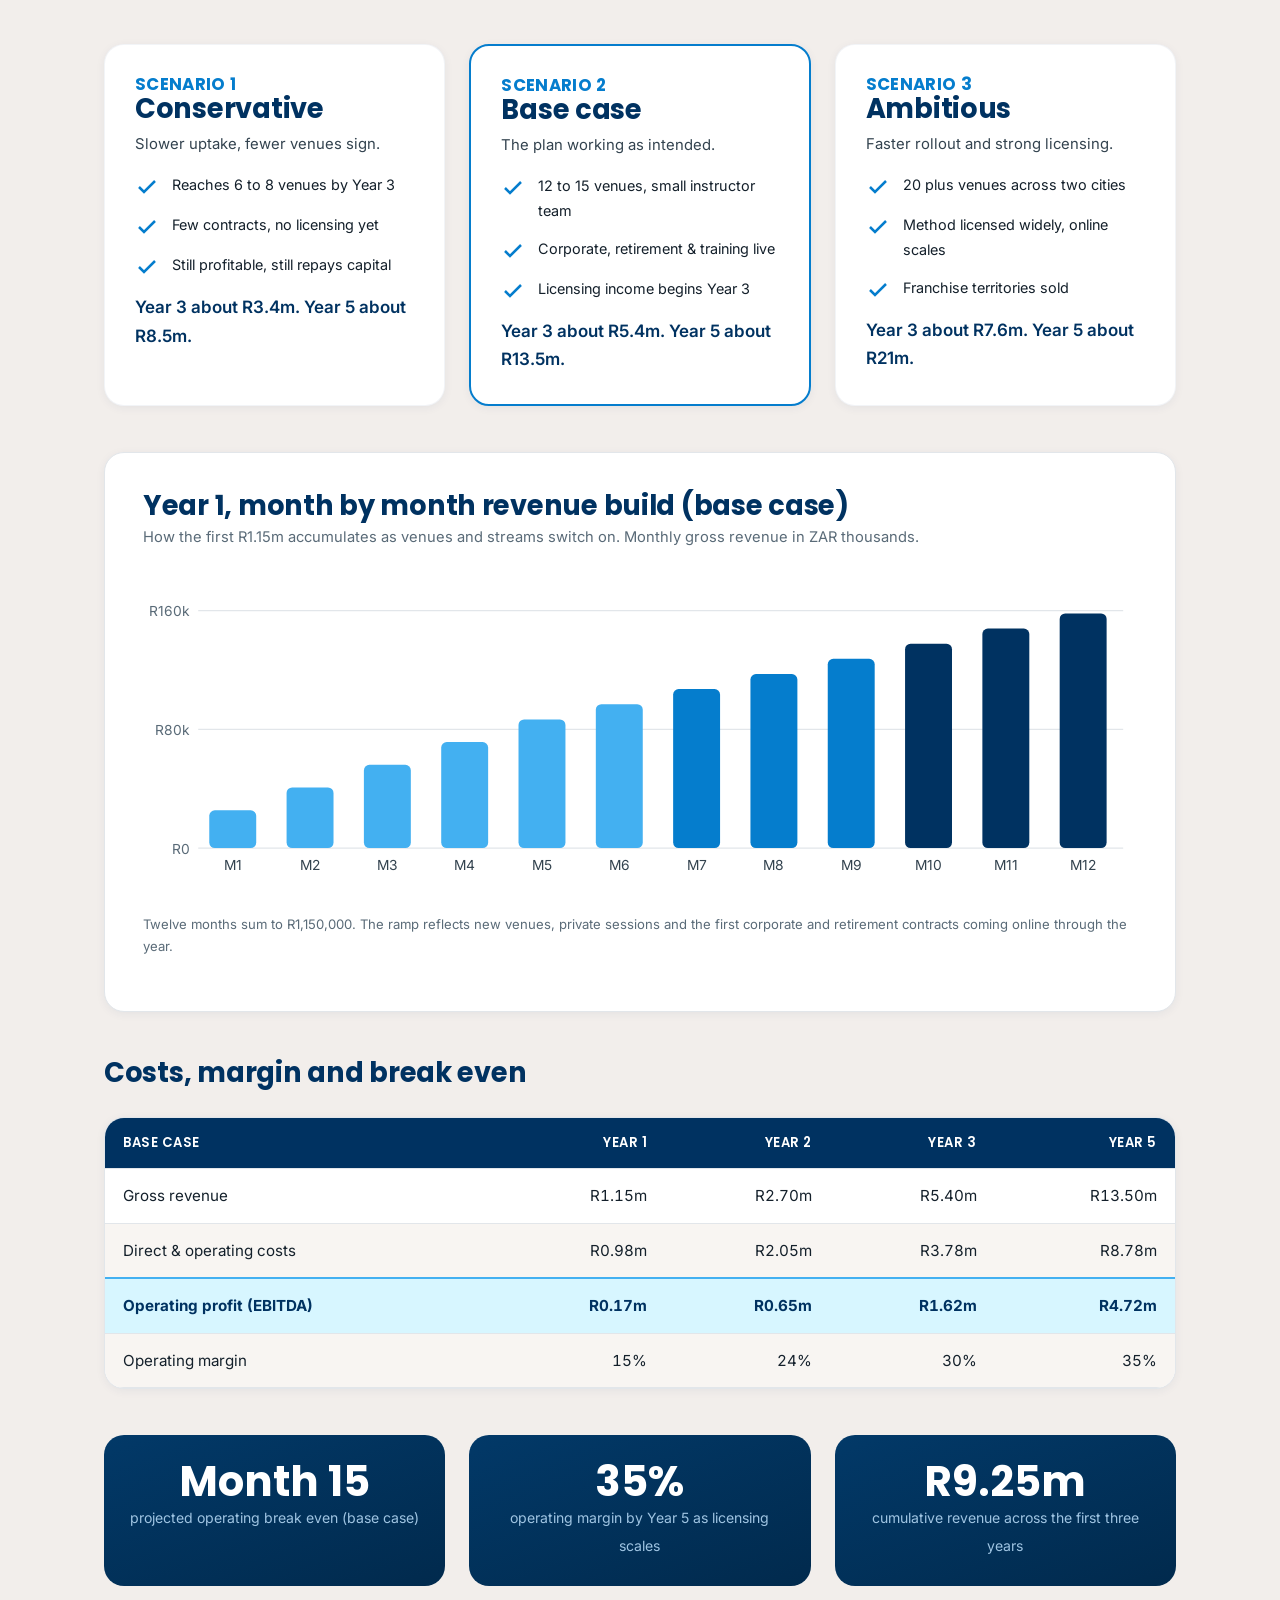
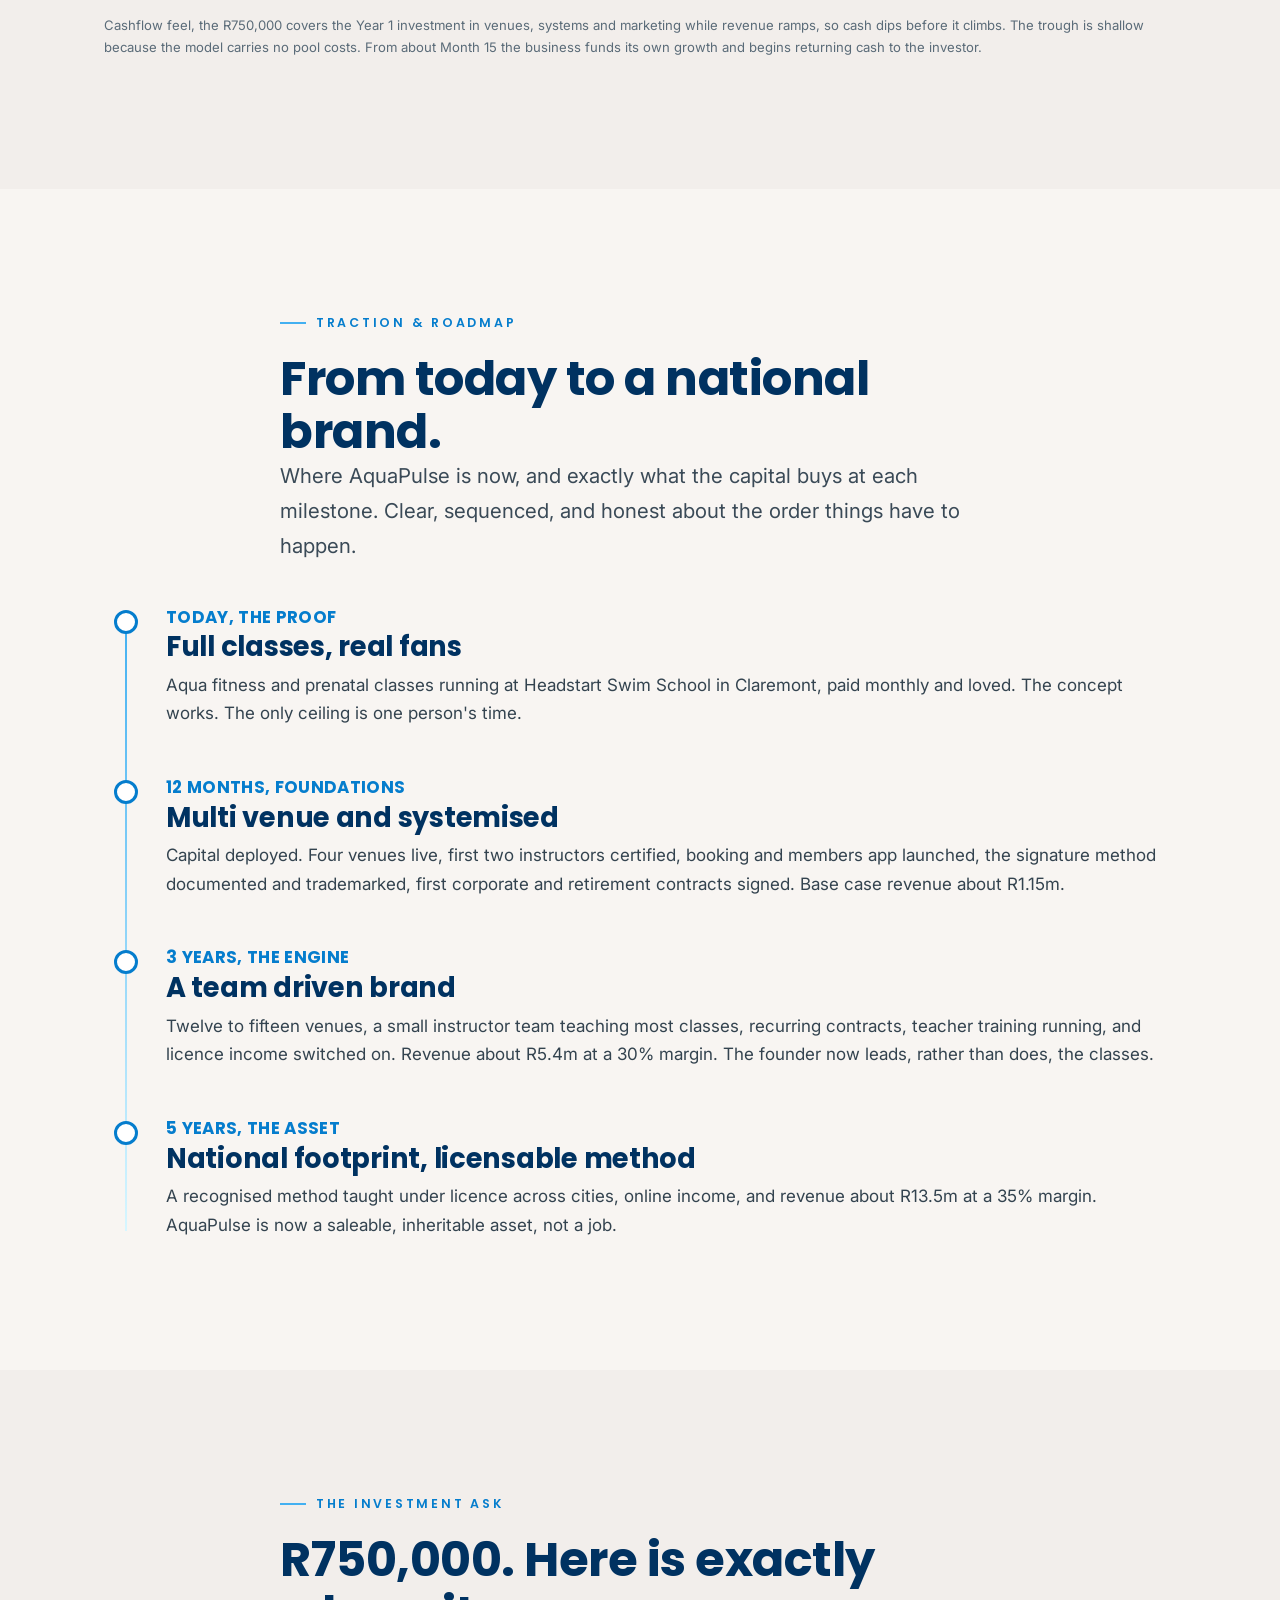
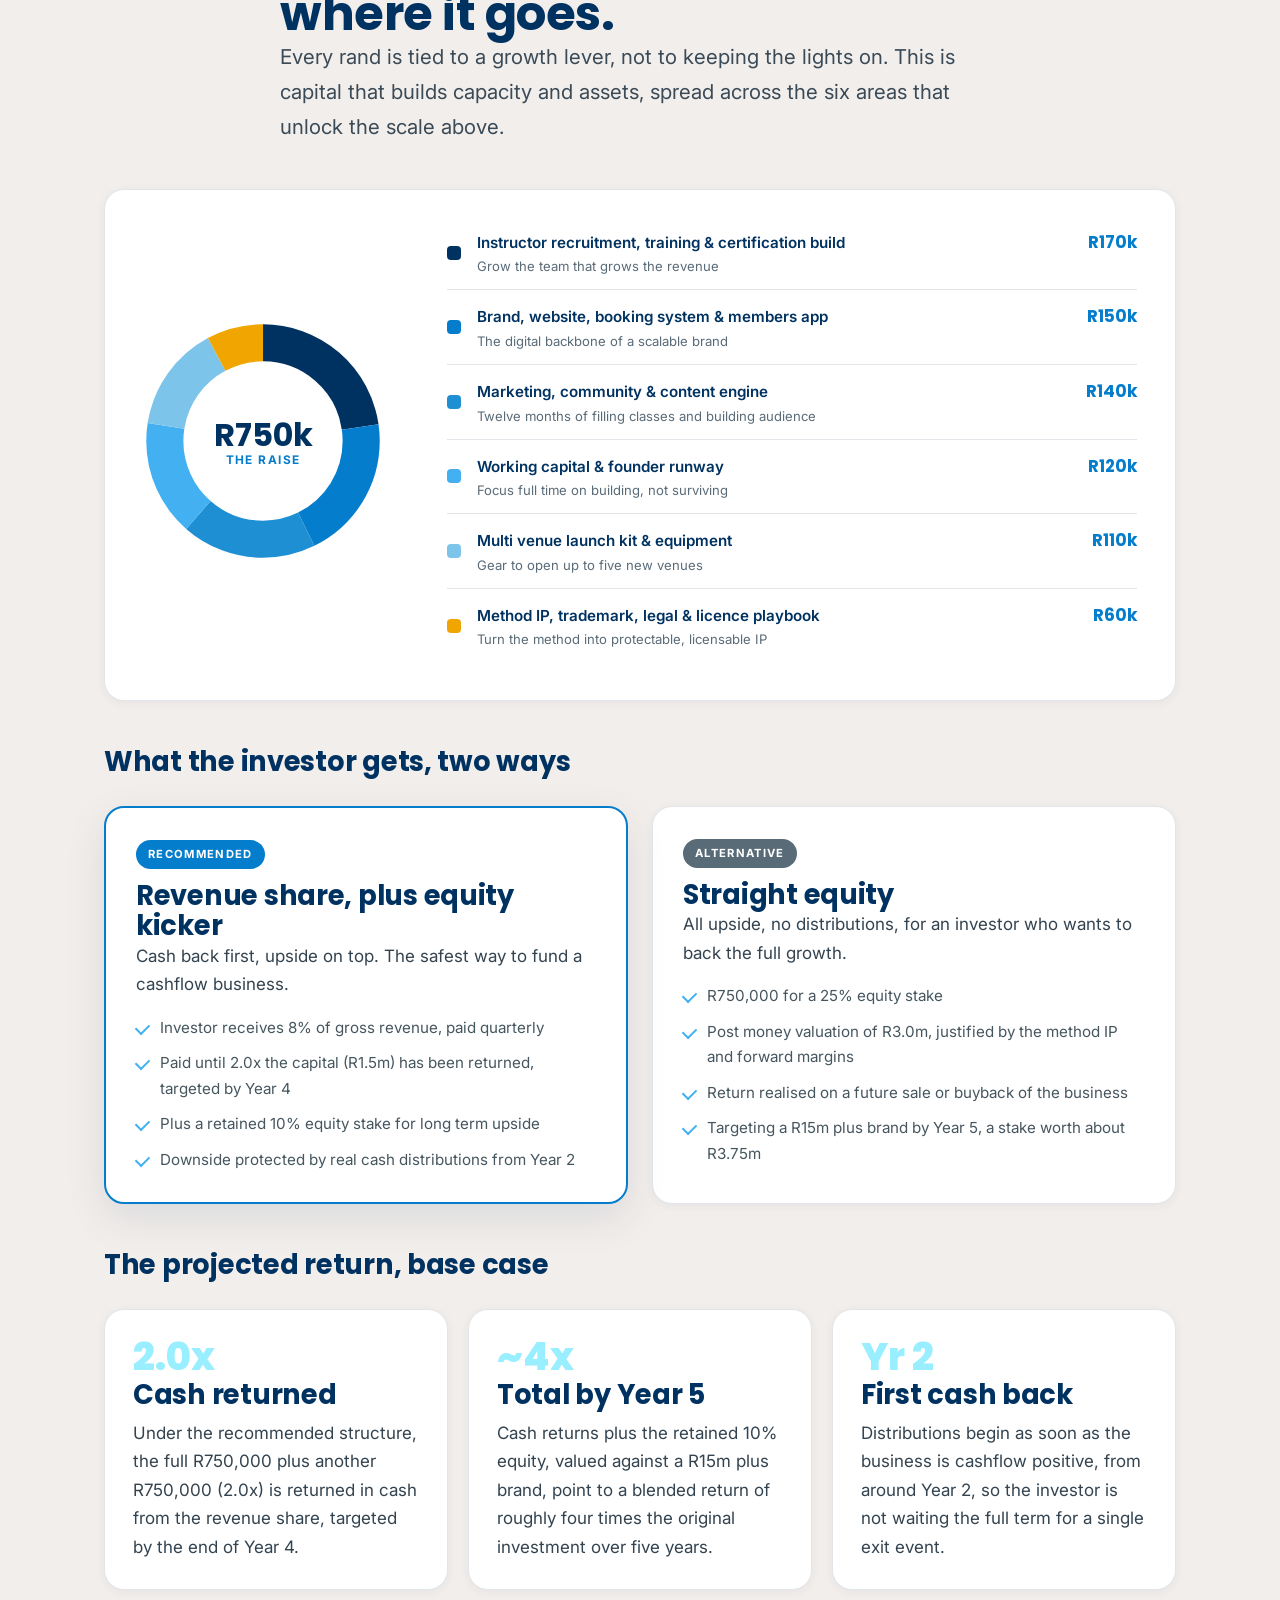
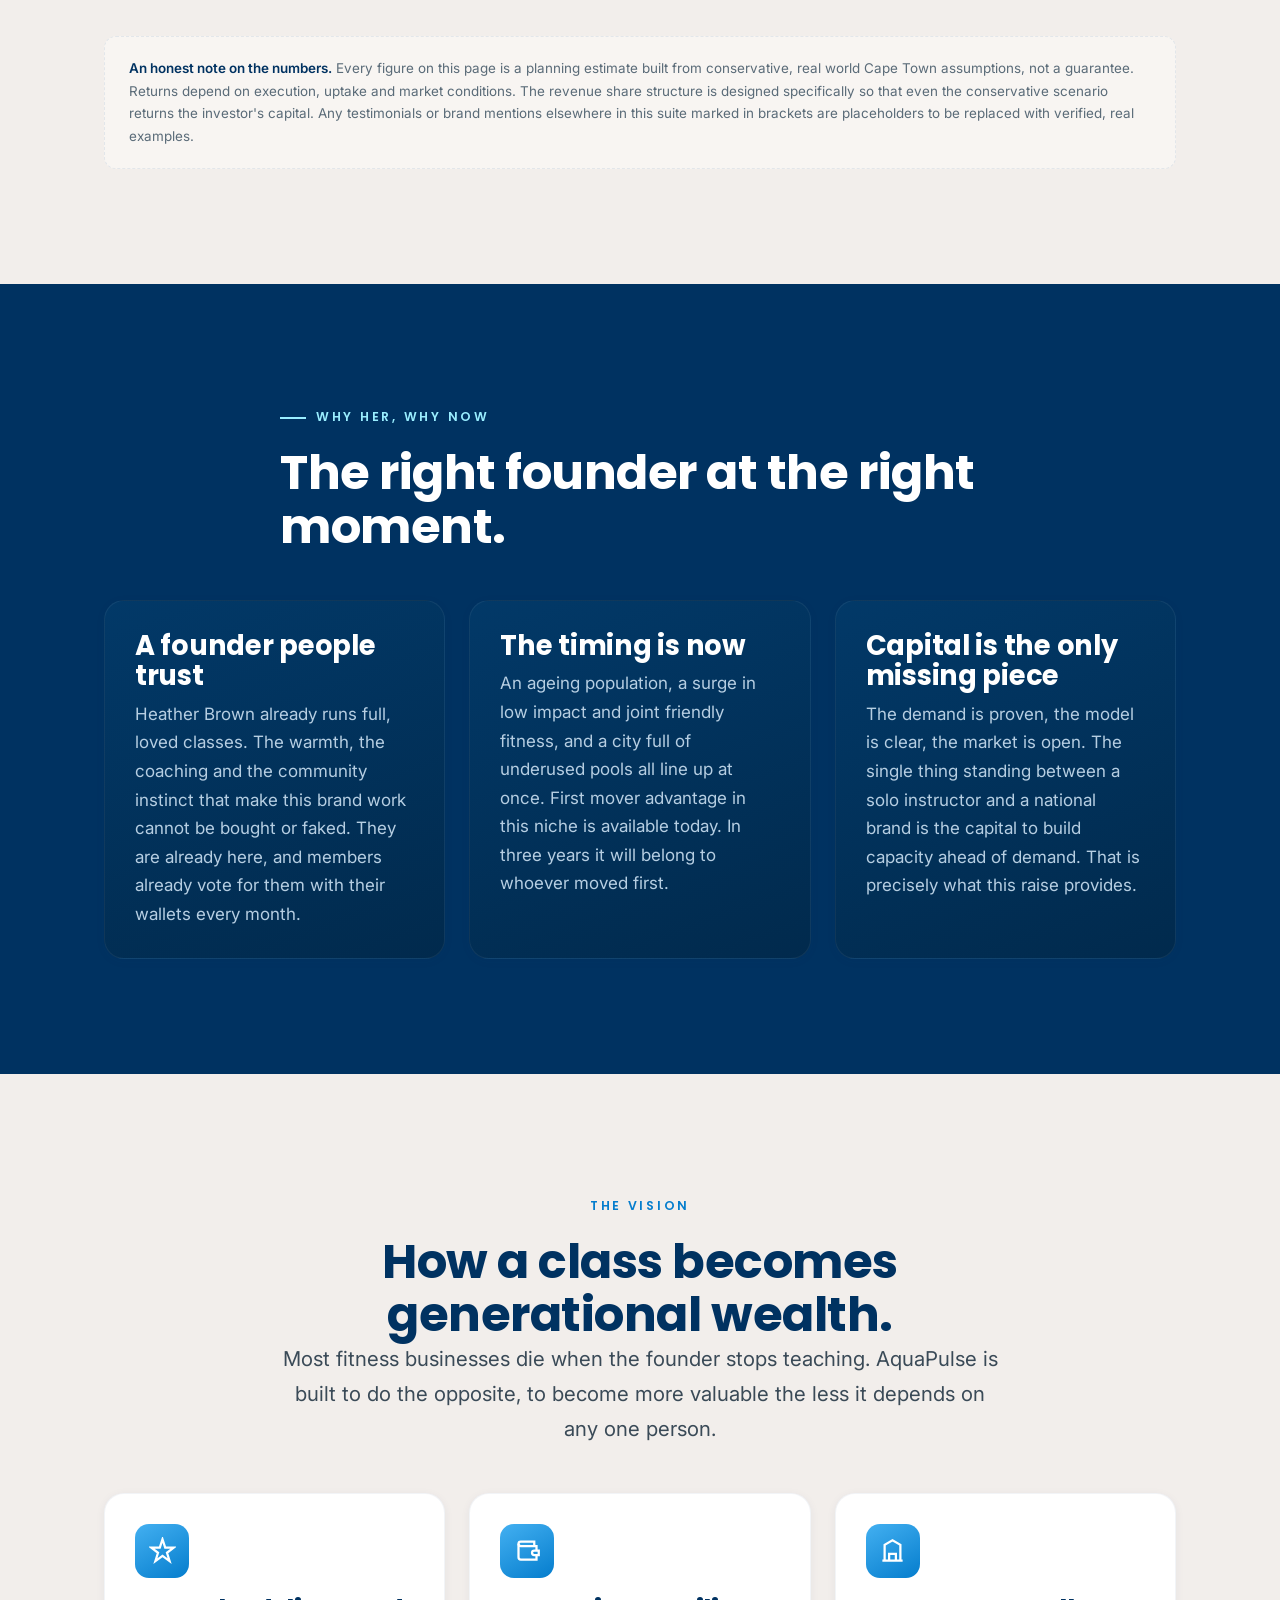
<file: investor.html>
<!DOCTYPE html>
<html lang="en">
<head>
<meta charset="UTF-8">
<meta name="viewport" content="width=device-width, initial-scale=1.0">
<title>AquaPulse | Investment Opportunity, Aqua Fitness &amp; Wellness</title>
<meta name="description" content="An investment opportunity in AquaPulse. How a solo aqua fitness instructor becomes a scalable, branded, generational wealth business across South Africa. The ask, the numbers, the return, in ZAR.">
<link rel="icon" href="assets/favicon.png">
<link rel="preconnect" href="https://fonts.googleapis.com">
<link rel="preconnect" href="https://fonts.gstatic.com" crossorigin>
<link href="https://fonts.googleapis.com/css2?family=Poppins:wght@500;600;700;800&family=Inter:wght@400;500;600&display=swap" rel="stylesheet">
<link rel="stylesheet" href="styles.css">
</head>
<body>

<!-- NAV -->
<nav class="nav">
  <div class="nav__inner">
    <a class="nav__brand" href="index.html">
      <img src="assets/logo-transparent.png" alt="AquaPulse logo">
    </a>
    <div class="nav__links" id="navlinks">
      <a href="index.html">Proposal</a>
      <a href="blueprint.html">Growth Blueprint</a>
      <a href="#opportunity">Opportunity</a>
      <a href="#market">Market</a>
      <a href="#forecast">Forecast</a>
      <a href="#ask">The Ask</a>
      <a class="nav__cta" href="#ask">Invest</a>
    </div>
    <button class="nav__toggle" id="navtoggle" aria-label="Menu">
      <svg width="26" height="26" viewBox="0 0 24 24" fill="none" stroke="currentColor" stroke-width="2"><line x1="3" y1="6" x2="21" y2="6"/><line x1="3" y1="12" x2="21" y2="12"/><line x1="3" y1="18" x2="21" y2="18"/></svg>
    </button>
  </div>
</nav>

<!-- PAGE HEADER -->
<header class="phead" id="top">
  <div class="wrap">
    <div class="pill-nav">
      <a href="index.html">Partnership Proposal</a>
      <a href="blueprint.html">Growth Blueprint</a>
      <a href="#" class="active">Investment Case</a>
    </div>
    <span class="eyebrow">The Investment Opportunity</span>
    <h1>Own a piece of the way<br>South Africa will move.</h1>
    <p>AquaPulse is a warm, joint friendly aqua wellness brand built for the fastest growing part of the market, people who cannot or will not pound a treadmill. This is the invitation to fund the jump from one instructor in one pool to a branded, licensable method with venues, contracts and recurring income across the country.</p>
    <div class="kpi-row">
      <div class="kpi"><b>R750k</b><span>The raise</span></div>
      <div class="kpi"><b>R5.4m</b><span>Year 3 revenue, base</span></div>
      <div class="kpi"><b>2.0x</b><span>Cash back target</span></div>
      <div class="kpi"><b>~4x</b><span>5 year total return</span></div>
    </div>
  </div>
  <div class="wave-divider" aria-hidden="true" style="margin-top:44px">
    <svg viewBox="0 0 1440 70" preserveAspectRatio="none"><path fill="#f2eeeb" d="M0,32L60,37.3C120,43,240,53,360,53.3C480,53,600,43,720,37.3C840,32,960,32,1080,37.3C1200,43,1320,53,1380,58.7L1440,64L1440,70L0,70Z"></path></svg>
  </div>
</header>

<!-- EXECUTIVE SUMMARY / THE OPPORTUNITY -->
<section class="section" id="opportunity">
  <div class="wrap">
    <div class="section-head center narrow fade">
      <span class="eyebrow">Executive Summary</span>
      <h2>A proven class, a hungry market, and a clear road to scale.</h2>
      <p class="lead">AquaPulse already runs full, loved classes in Cape Town. The concept is proven at the level of one instructor. What it has never had is capital. With a modest, well spent raise, the same formula multiplies across venues, is taught to other instructors, and is packaged into a method that earns whether the founder is in the pool or not.</p>
    </div>

    <div class="ask-box fade mt-l">
      <div>
        <span class="eyebrow" style="color:var(--aqua)">The hook, in one line</span>
        <h3 style="margin-bottom:10px">Fund the machine that turns idle pools into recurring wellness revenue.</h3>
        <p style="margin:0">We are raising <strong style="color:#fff">R750,000</strong> to accelerate AquaPulse from a single timetable to a multi venue operator with certified instructors, corporate and retirement contracts, and a signature method others pay to run. The capital pulls the plan forward by two to three years and builds an asset, not just an income.</p>
      </div>
      <div class="ask-figure">
        <b>R750k</b>
        <span>for growth capital</span>
        <p style="margin-top:14px;font-size:.9rem">Structured to return cash first, then equity upside.</p>
      </div>
    </div>

    <div class="big-metric mt-l fade">
      <div class="bm"><b>R674</b><span>net profit per owner taught class today, before scale</span></div>
      <div class="bm"><b>6.6m</b><span>South Africans aged 60 and over, the core low impact market</span></div>
      <div class="bm"><b>9</b><span>separate revenue streams the brand can switch on over time</span></div>
    </div>
  </div>
</section>

<!-- THE PROBLEM & GAP -->
<section class="section section--tint" id="problem">
  <div class="wrap">
    <div class="section-head narrow fade">
      <span class="eyebrow">The Problem &amp; The Gap</span>
      <h2>Millions of people are priced out or pounded out of fitness.</h2>
      <p class="lead">Traditional gyms are built for the young and the able. They are loud, hard on joints, and intimidating. At the other end sits clinical rehab, effective but clinical, expensive and lonely. Between the two is a huge, underserved middle, and almost nobody is serving it well in the water.</p>
    </div>
    <div class="grid g-3 fade">
      <div class="card"><div class="card__icon"><svg viewBox="0 0 24 24" fill="none" stroke="currentColor" stroke-width="2"><path d="M12 2v20M2 12h20"/></svg></div><h3>Ageing population</h3><p>South Africa is getting older fast. Around 6.6 million people are aged 60 and over, and roughly 11% of the Western Cape is 60 plus. They need to move, and high impact simply is not an option for most of them.</p></div>
      <div class="card"><div class="card__icon"><svg viewBox="0 0 24 24" fill="none" stroke="currentColor" stroke-width="2"><path d="M20.84 4.61a5.5 5.5 0 00-7.78 0L12 5.67l-1.06-1.06a5.5 5.5 0 10-7.78 7.78L12 21.23l8.84-8.84a5.5 5.5 0 000-7.78z"/></svg></div><h3>Joint friendly demand</h3><p>Arthritis, injury, surgery recovery, pregnancy and simple weight loss all call for low impact movement. Water supports up to 90% of body weight, making it the safest way for these groups to train hard without harm.</p></div>
      <div class="card"><div class="card__icon"><svg viewBox="0 0 24 24" fill="none" stroke="currentColor" stroke-width="2"><path d="M3 3v18h18"/><path d="M7 14l4-4 3 3 5-6"/></svg></div><h3>Idle assets everywhere</h3><p>Cape Town is full of heated pools at estates, hotels, villages and swim schools that sit empty for large parts of the week. The infrastructure already exists. What is missing is a professional programme to fill it.</p></div>
    </div>
    <div class="callout mt-l fade">
      <h3>The one sentence gap</h3>
      <p>There is no dominant, warm, senior and rehab friendly aqua fitness brand in South Africa, only cheap generic pool aerobics on one side and costly clinical hydrotherapy on the other. AquaPulse owns the premium, friendly middle.</p>
    </div>
  </div>
</section>

<!-- MARKET SIZE -->
<section class="section" id="market">
  <div class="wrap">
    <div class="section-head narrow fade">
      <span class="eyebrow">Market Size &amp; Demand</span>
      <h2>A big pond, and we only need a corner of it.</h2>
      <p class="lead">The honest way to size this is from the top down and the bottom up, then take the smaller answer. South Africa spends an estimated R10 billion a year on gyms and fitness. AquaPulse targets a defined slice of that, and needs only a fraction of the slice to build a serious business.</p>
    </div>

    <div class="tam fade">
      <div class="tam-rings" aria-hidden="true">
        <div class="tam-ring tam-t"><span><b>R2.5bn</b><small>TAM</small></span></div>
        <div class="tam-ring tam-s"><span><b>R350m</b><small>SAM</small></span></div>
        <div class="tam-ring tam-m"><span><b>R25m</b><small>SOM</small></span></div>
      </div>
      <ul class="tam-key">
        <li><h4>TAM, about R2.5 billion a year</h4><p>The share of South Africa's fitness and wellness spend that comes from low impact, older, rehab and prenatal focused movement, the segment aqua serves best.</p></li>
        <li><h4>SAM, about R350 million a year</h4><p>The serviceable market in the greater Cape Town metro, where the pools, the incomes and the ageing, wellness minded population all line up.</p></li>
        <li><h4>SOM, about R25 million a year</h4><p>What AquaPulse can realistically capture within five years across owned classes, contracts and licensing. Our base case Year 5 revenue of R13.5m sits comfortably inside this.</p></li>
      </ul>
    </div>
    <p class="table-note mt-m fade">Figures are planning estimates. The R10 billion national fitness market is a widely cited industry figure. TAM, SAM and SOM are our own honest segmentation, deliberately conservative so the plan works even if we are wrong on the edges.</p>

    <h3 class="mb-m mt-l fade">The competitor landscape, and why AquaPulse wins</h3>
    <div class="table-wrap fade">
      <table>
        <thead><tr><th>Player</th><th>What they offer</th><th>Where they fall short</th></tr></thead>
        <tbody>
          <tr><td><strong>Big box gyms</strong><br>(Virgin Active, Planet Fitness)</td><td>Pools with generic aqua aerobics as a side class</td><td>Not specialised, not warm, intimidating for seniors and rehab, no branded method, no personal community</td></tr>
          <tr><td><strong>Solo aqua instructors</strong></td><td>One good teacher, one or two pools</td><td>No brand, no scale, no systems, income capped by one person's hours. Exactly where AquaPulse starts, and refuses to stay</td></tr>
          <tr><td><strong>Biokineticists &amp; hydrotherapy</strong></td><td>Clinical, one on one aquatic rehab</td><td>Expensive (R400 to R950 a session), clinical rather than fun, no community, not built to scale</td></tr>
          <tr class="total"><td><strong>AquaPulse</strong></td><td>A branded, certifiable method delivered as warm, premium group classes across many venues</td><td>The only one building brand, community, outcomes and licensing together. First mover in a real niche</td></tr>
        </tbody>
      </table>
    </div>
  </div>
</section>

<!-- WHY WE WIN / MOAT -->
<section class="section section--navy" id="moat">
  <div class="wrap">
    <div class="section-head narrow fade">
      <span class="eyebrow">The Moat</span>
      <h2>Why this is hard to copy and worth owning.</h2>
      <p>Anyone can run a class. Very few build something defensible. These four moats are what turn a service into an asset an investor would want a share of.</p>
    </div>
    <div class="grid g-2 mt-l">
      <div class="card card--navy fade"><h3>A signature branded method</h3><p>The AquaPulse method (its own structure, progressions and language) becomes protectable intellectual property. Others pay to learn it and licence it. That is the difference between selling your time and owning a system.</p></div>
      <div class="card card--navy fade"><h3>Community with low churn</h3><p>Competitors sell classes. AquaPulse sells belonging. A real membership community renews month after month and recruits its own new members. Recurring revenue with a built in marketing engine.</p></div>
      <div class="card card--navy fade"><h3>Measurable outcomes</h3><p>Tracking balance, mobility, pain and confidence over time creates proof. Proof unlocks medical referrals, corporate wellness budgets and premium pricing that generic classes can never command.</p></div>
      <div class="card card--navy fade"><h3>First mover in the niche</h3><p>There is no national senior and rehab friendly aqua brand yet. Getting there first, with a method and a network, makes AquaPulse the name others have to compete against rather than the other way around.</p></div>
    </div>
  </div>
</section>

<!-- BUSINESS MODEL / REVENUE STREAMS -->
<section class="section" id="model">
  <div class="wrap">
    <div class="section-head narrow fade">
      <span class="eyebrow">Business Model &amp; Revenue Streams</span>
      <h2>Nine ways to earn from one brand.</h2>
      <p class="lead">A light asset model. Venues own the pools and their running costs, so AquaPulse carries almost no fixed overhead. Income layers switch on over time, each one more scalable and higher margin than the last.</p>
    </div>
    <div class="grid g-3 fade">
      <div class="stream"><h4>1. Class packages</h4><p>Drop ins, bundles and monthly memberships. The steady, everyday income.</p><small>Live now</small></div>
      <div class="stream"><h4>2. Venue partnerships</h4><p>Revenue share, hire or amenity deals with pools, estates and hotels.</p><small>Live now</small></div>
      <div class="stream"><h4>3. Private &amp; small group</h4><p>Premium one on one and pairs for rehab, prenatal and confidence.</p><small>Month 1 to 3</small></div>
      <div class="stream"><h4>4. Corporate wellness</h4><p>Companies fund staff aqua sessions inside their wellbeing budgets.</p><small>Month 4 to 9</small></div>
      <div class="stream"><h4>5. Retirement contracts</h4><p>Recurring monthly retainers to run resident wellness at villages.</p><small>Month 4 to 12</small></div>
      <div class="stream"><h4>6. Physio &amp; medical referrals</h4><p>A referral network feeding rehab clients into classes.</p><small>Month 6 plus</small></div>
      <div class="stream"><h4>7. Teacher training</h4><p>Certify new AquaPulse instructors for a course fee, then a licence.</p><small>Year 2</small></div>
      <div class="stream"><h4>8. Online &amp; app</h4><p>Recorded classes, land routines and a members app beyond the pool.</p><small>Year 2 to 3</small></div>
      <div class="stream"><h4>9. Licensing &amp; franchise</h4><p>Instructors and venues run AquaPulse under licence for a royalty.</p><small>Year 3 plus</small></div>
    </div>
    <div class="callout mt-l fade">
      <h3>The compounding logic</h3>
      <p>Streams 1 to 6 are earned with the founder's own two hands and cap out. Streams 7 to 9 (training, online and licensing) earn from other people's classes and other people's pools. That is the moment the business stops trading time for money and starts building wealth.</p>
    </div>
  </div>
</section>

<!-- UNIT ECONOMICS -->
<section class="section section--tint" id="economics">
  <div class="wrap">
    <div class="section-head narrow fade">
      <span class="eyebrow">Unit Economics</span>
      <h2>The maths of one class, and one venue.</h2>
      <p class="lead">Everything scales from a single class, using conservative, real world Cape Town figures. There are two versions, one taught by the founder today, and one taught by a paid instructor tomorrow. The second is what lets the business grow without limit.</p>
    </div>

    <div class="grid g-2 mt-l">
      <div class="fade">
        <h3 class="mb-m">Per class, founder taught (today)</h3>
        <div class="table-wrap">
          <table>
            <thead><tr><th>Base assumptions</th><th class="num">ZAR</th></tr></thead>
            <tbody>
              <tr><td>Attendees per class</td><td class="num">12</td></tr>
              <tr><td>Price per head</td><td class="num">R85</td></tr>
              <tr><td>Gross revenue per class</td><td class="num">R1,020</td></tr>
              <tr><td>Less venue share (28%)</td><td class="num">(R286)</td></tr>
              <tr><td>Less music, kit &amp; travel</td><td class="num">(R60)</td></tr>
              <tr class="total"><td>Net per class</td><td class="num">R674</td></tr>
            </tbody>
          </table>
        </div>
      </div>
      <div class="fade">
        <h3 class="mb-m">Per class, instructor taught (at scale)</h3>
        <div class="table-wrap">
          <table>
            <thead><tr><th>Same class, employed teacher</th><th class="num">ZAR</th></tr></thead>
            <tbody>
              <tr><td>Gross revenue per class</td><td class="num">R1,020</td></tr>
              <tr><td>Less venue share (28%)</td><td class="num">(R286)</td></tr>
              <tr><td>Less instructor pay</td><td class="num">(R250)</td></tr>
              <tr><td>Less music, kit &amp; travel</td><td class="num">(R60)</td></tr>
              <tr class="total"><td>Net per class to AquaPulse</td><td class="num">R424</td></tr>
            </tbody>
          </table>
        </div>
      </div>
    </div>

    <div class="callout mt-l fade">
      <h3>Per venue, at maturity</h3>
      <p>A busy venue runs about six classes a week, roughly 312 a year. Taught by a paid instructor at R424 net each, a single mature venue contributes about <span class="hl">R132,000 a year</span> in profit to AquaPulse, with the founder never getting wet. Fifteen such venues is close to <span class="hl">R2 million a year</span> in class profit alone, before a cent of licensing, corporate or online income.</p>
    </div>
  </div>
</section>

<!-- FINANCIAL FORECAST -->
<section class="section" id="forecast">
  <div class="wrap">
    <div class="section-head narrow fade">
      <span class="eyebrow">Financial Forecast</span>
      <h2>Five years, three scenarios, all in Rands.</h2>
      <p class="lead">These are gross revenue projections built up from the unit economics above, assuming the R750,000 is invested. Capital lets us reach in Year 1 what an unfunded solo instructor would take three years to build, then compound from there. Estimates, not promises.</p>
    </div>

    <!-- 5 YEAR LINE CHART -->
    <div class="chart-card fade">
      <h3>Revenue trajectory, Year 1 to Year 5</h3>
      <p class="chart-sub">Annual gross revenue in ZAR millions, funded scenarios.</p>
      <svg class="chart-svg" viewBox="0 0 720 300" role="img" aria-label="Line chart of AquaPulse revenue from Year 1 to Year 5 under conservative, base and ambitious scenarios">
        <!-- gridlines -->
        <g stroke="#e2e6ea" stroke-width="1">
          <line x1="60" y1="270" x2="700" y2="270"/>
          <line x1="60" y1="217.7" x2="700" y2="217.7"/>
          <line x1="60" y1="165.5" x2="700" y2="165.5"/>
          <line x1="60" y1="113.2" x2="700" y2="113.2"/>
          <line x1="60" y1="60.9" x2="700" y2="60.9"/>
        </g>
        <!-- y labels -->
        <g fill="#5a6b78" font-size="11" font-family="Inter, sans-serif" text-anchor="end">
          <text x="50" y="274">R0</text>
          <text x="50" y="221.7">R5m</text>
          <text x="50" y="169.5">R10m</text>
          <text x="50" y="117.2">R15m</text>
          <text x="50" y="64.9">R20m</text>
        </g>
        <!-- x labels -->
        <g fill="#33434f" font-size="12" font-family="Poppins, sans-serif" font-weight="600" text-anchor="middle">
          <text x="60" y="290">Year 1</text>
          <text x="217.5" y="290">Year 2</text>
          <text x="375" y="290">Year 3</text>
          <text x="532.5" y="290">Year 4</text>
          <text x="690" y="290">Year 5</text>
        </g>
        <!-- ambitious (aqua, dashed) -->
        <polyline fill="none" stroke="#43b0f1" stroke-width="2.5" stroke-dasharray="7 5" stroke-linejoin="round" stroke-linecap="round"
          points="60,255.4 217.5,232.4 375,190.5 532.5,128.9 690,50.5"/>
        <!-- base (ocean/navy, thick) area + line -->
        <path fill="url(#gradBase)" opacity="0.14" d="M60,258 L217.5,241.8 L375,213.5 L532.5,177 L690,128.9 L690,270 L60,270 Z"/>
        <polyline fill="none" stroke="#057dcd" stroke-width="4" stroke-linejoin="round" stroke-linecap="round"
          points="60,258 217.5,241.8 375,213.5 532.5,177 690,128.9"/>
        <!-- conservative (navy solid, thin) -->
        <polyline fill="none" stroke="#003261" stroke-width="2.5" stroke-linejoin="round" stroke-linecap="round"
          points="60,260.6 217.5,250.1 375,234.5 532.5,211.5 690,181.1"/>
        <!-- base data points + labels -->
        <g fill="#057dcd">
          <circle cx="60" cy="258" r="4.5"/><circle cx="217.5" cy="241.8" r="4.5"/><circle cx="375" cy="213.5" r="4.5"/><circle cx="532.5" cy="177" r="4.5"/><circle cx="690" cy="128.9" r="4.5"/>
        </g>
        <g fill="#003261" font-size="12" font-family="Poppins, sans-serif" font-weight="700" text-anchor="middle">
          <text x="60" y="248">R1.15m</text>
          <text x="217.5" y="232">R2.7m</text>
          <text x="375" y="204">R5.4m</text>
          <text x="532.5" y="167">R8.9m</text>
          <text x="690" y="119">R13.5m</text>
        </g>
        <defs>
          <linearGradient id="gradBase" x1="0" y1="0" x2="0" y2="1">
            <stop offset="0%" stop-color="#057dcd"/>
            <stop offset="100%" stop-color="#057dcd" stop-opacity="0"/>
          </linearGradient>
        </defs>
      </svg>
      <div class="legend">
        <span style="--dot:#003261">Conservative</span>
        <span style="--dot:#057dcd">Base case</span>
        <span class="dash" style="--dot:#43b0f1">Ambitious</span>
      </div>
    </div>

    <!-- THREE SCENARIO BARS, YEAR 3 -->
    <h3 class="mb-m mt-l fade">Year 3 annual revenue, three scenarios</h3>
    <div class="bars fade">
      <div class="bar__row"><div class="bar__label">Conservative</div><div class="bar__track"><div class="bar__fill bar--c" style="width:45%"></div></div><div class="bar__value">R3.4m</div></div>
      <div class="bar__row"><div class="bar__label">Base</div><div class="bar__track"><div class="bar__fill bar--b" style="width:71%"></div></div><div class="bar__value">R5.4m</div></div>
      <div class="bar__row"><div class="bar__label">Ambitious</div><div class="bar__track"><div class="bar__fill bar--a" style="width:100%"></div></div><div class="bar__value">R7.6m</div></div>
    </div>

    <div class="grid g-3 mt-l">
      <div class="card fade">
        <h4 style="color:var(--ocean)">Scenario 1</h4>
        <h3>Conservative</h3>
        <p style="font-size:.93rem">Slower uptake, fewer venues sign.</p>
        <ul class="checks" style="margin-top:14px;font-size:.9rem">
          <li><svg viewBox="0 0 24 24" fill="none" stroke="currentColor" stroke-width="2.5"><path d="M20 6L9 17l-5-5"/></svg><span>Reaches 6 to 8 venues by Year 3</span></li>
          <li><svg viewBox="0 0 24 24" fill="none" stroke="currentColor" stroke-width="2.5"><path d="M20 6L9 17l-5-5"/></svg><span>Few contracts, no licensing yet</span></li>
          <li><svg viewBox="0 0 24 24" fill="none" stroke="currentColor" stroke-width="2.5"><path d="M20 6L9 17l-5-5"/></svg><span>Still profitable, still repays capital</span></li>
        </ul>
        <p style="margin-top:14px"><strong>Year 3 about R3.4m. Year 5 about R8.5m.</strong></p>
      </div>
      <div class="card fade" style="border:2px solid var(--ocean)">
        <h4 style="color:var(--ocean)">Scenario 2</h4>
        <h3>Base case</h3>
        <p style="font-size:.93rem">The plan working as intended.</p>
        <ul class="checks" style="margin-top:14px;font-size:.9rem">
          <li><svg viewBox="0 0 24 24" fill="none" stroke="currentColor" stroke-width="2.5"><path d="M20 6L9 17l-5-5"/></svg><span>12 to 15 venues, small instructor team</span></li>
          <li><svg viewBox="0 0 24 24" fill="none" stroke="currentColor" stroke-width="2.5"><path d="M20 6L9 17l-5-5"/></svg><span>Corporate, retirement &amp; training live</span></li>
          <li><svg viewBox="0 0 24 24" fill="none" stroke="currentColor" stroke-width="2.5"><path d="M20 6L9 17l-5-5"/></svg><span>Licensing income begins Year 3</span></li>
        </ul>
        <p style="margin-top:14px"><strong>Year 3 about R5.4m. Year 5 about R13.5m.</strong></p>
      </div>
      <div class="card fade">
        <h4 style="color:var(--ocean)">Scenario 3</h4>
        <h3>Ambitious</h3>
        <p style="font-size:.93rem">Faster rollout and strong licensing.</p>
        <ul class="checks" style="margin-top:14px;font-size:.9rem">
          <li><svg viewBox="0 0 24 24" fill="none" stroke="currentColor" stroke-width="2.5"><path d="M20 6L9 17l-5-5"/></svg><span>20 plus venues across two cities</span></li>
          <li><svg viewBox="0 0 24 24" fill="none" stroke="currentColor" stroke-width="2.5"><path d="M20 6L9 17l-5-5"/></svg><span>Method licensed widely, online scales</span></li>
          <li><svg viewBox="0 0 24 24" fill="none" stroke="currentColor" stroke-width="2.5"><path d="M20 6L9 17l-5-5"/></svg><span>Franchise territories sold</span></li>
        </ul>
        <p style="margin-top:14px"><strong>Year 3 about R7.6m. Year 5 about R21m.</strong></p>
      </div>
    </div>

    <!-- YEAR 1 MONTHLY RAMP -->
    <div class="chart-card fade mt-l">
      <h3>Year 1, month by month revenue build (base case)</h3>
      <p class="chart-sub">How the first R1.15m accumulates as venues and streams switch on. Monthly gross revenue in ZAR thousands.</p>
      <svg class="chart-svg" viewBox="0 0 720 240" role="img" aria-label="Bar chart of monthly revenue building through Year 1 from R25k to R155k">
        <g fill="#5a6b78" font-size="10" font-family="Inter, sans-serif" text-anchor="end">
          <text x="34" y="204">R0</text>
          <text x="34" y="118">R80k</text>
          <text x="34" y="32">R160k</text>
        </g>
        <g stroke="#e2e6ea" stroke-width="1">
          <line x1="40" y1="200" x2="710" y2="200"/>
          <line x1="40" y1="114" x2="710" y2="114"/>
          <line x1="40" y1="28" x2="710" y2="28"/>
        </g>
        <!-- bars: slot 56px from x=48, barw 34 -->
        <g fill="#43b0f1">
          <rect x="48"  y="172.6" width="34" height="27.4"  rx="4"/>
          <rect x="104" y="156.1" width="34" height="43.9"  rx="4"/>
          <rect x="160" y="139.7" width="34" height="60.3"  rx="4"/>
          <rect x="216" y="123.2" width="34" height="76.8"  rx="4"/>
          <rect x="272" y="106.8" width="34" height="93.2"  rx="4"/>
          <rect x="328" y="95.8"  width="34" height="104.2" rx="4"/>
        </g>
        <g fill="#057dcd">
          <rect x="384" y="84.8"  width="34" height="115.2" rx="4"/>
          <rect x="440" y="73.9"  width="34" height="126.1" rx="4"/>
          <rect x="496" y="62.9"  width="34" height="137.1" rx="4"/>
        </g>
        <g fill="#003261">
          <rect x="552" y="51.9"  width="34" height="148.1" rx="4"/>
          <rect x="608" y="41.0"  width="34" height="159.0" rx="4"/>
          <rect x="664" y="30.0"  width="34" height="170.0" rx="4"/>
        </g>
        <g fill="#33434f" font-size="10" font-family="Inter, sans-serif" text-anchor="middle">
          <text x="65" y="216">M1</text><text x="121" y="216">M2</text><text x="177" y="216">M3</text><text x="233" y="216">M4</text>
          <text x="289" y="216">M5</text><text x="345" y="216">M6</text><text x="401" y="216">M7</text><text x="457" y="216">M8</text>
          <text x="513" y="216">M9</text><text x="569" y="216">M10</text><text x="625" y="216">M11</text><text x="681" y="216">M12</text>
        </g>
      </svg>
      <p class="table-note">Twelve months sum to R1,150,000. The ramp reflects new venues, private sessions and the first corporate and retirement contracts coming online through the year.</p>
    </div>

    <!-- COSTS, MARGIN, BREAK EVEN -->
    <h3 class="mb-m mt-l fade">Costs, margin and break even</h3>
    <div class="table-wrap fade">
      <table>
        <thead><tr><th>Base case</th><th class="num">Year 1</th><th class="num">Year 2</th><th class="num">Year 3</th><th class="num">Year 5</th></tr></thead>
        <tbody>
          <tr><td>Gross revenue</td><td class="num">R1.15m</td><td class="num">R2.70m</td><td class="num">R5.40m</td><td class="num">R13.50m</td></tr>
          <tr><td>Direct &amp; operating costs</td><td class="num">R0.98m</td><td class="num">R2.05m</td><td class="num">R3.78m</td><td class="num">R8.78m</td></tr>
          <tr class="total"><td>Operating profit (EBITDA)</td><td class="num">R0.17m</td><td class="num">R0.65m</td><td class="num">R1.62m</td><td class="num">R4.72m</td></tr>
          <tr><td>Operating margin</td><td class="num">15%</td><td class="num">24%</td><td class="num">30%</td><td class="num">35%</td></tr>
        </tbody>
      </table>
    </div>
    <div class="grid g-3 mt-l">
      <div class="big-metric" style="display:contents">
        <div class="bm fade"><b>Month 15</b><span>projected operating break even (base case)</span></div>
        <div class="bm fade"><b>35%</b><span>operating margin by Year 5 as licensing scales</span></div>
        <div class="bm fade"><b>R9.25m</b><span>cumulative revenue across the first three years</span></div>
      </div>
    </div>
    <p class="table-note mt-m fade">Cashflow feel, the R750,000 covers the Year 1 investment in venues, systems and marketing while revenue ramps, so cash dips before it climbs. The trough is shallow because the model carries no pool costs. From about Month 15 the business funds its own growth and begins returning cash to the investor.</p>
  </div>
</section>

<!-- ROADMAP / MILESTONES -->
<section class="section section--tint" id="roadmap">
  <div class="wrap">
    <div class="section-head narrow fade">
      <span class="eyebrow">Traction &amp; Roadmap</span>
      <h2>From today to a national brand.</h2>
      <p class="lead">Where AquaPulse is now, and exactly what the capital buys at each milestone. Clear, sequenced, and honest about the order things have to happen.</p>
    </div>
    <div class="timeline fade">
      <div class="tl-item"><div class="tl-dot"></div><h4>Today, the proof</h4><h3>Full classes, real fans</h3><p>Aqua fitness and prenatal classes running at Headstart Swim School in Claremont, paid monthly and loved. The concept works. The only ceiling is one person's time.</p></div>
      <div class="tl-item"><div class="tl-dot"></div><h4>12 months, foundations</h4><h3>Multi venue and systemised</h3><p>Capital deployed. Four venues live, first two instructors certified, booking and members app launched, the signature method documented and trademarked, first corporate and retirement contracts signed. Base case revenue about R1.15m.</p></div>
      <div class="tl-item"><div class="tl-dot"></div><h4>3 years, the engine</h4><h3>A team driven brand</h3><p>Twelve to fifteen venues, a small instructor team teaching most classes, recurring contracts, teacher training running, and licence income switched on. Revenue about R5.4m at a 30% margin. The founder now leads, rather than does, the classes.</p></div>
      <div class="tl-item"><div class="tl-dot"></div><h4>5 years, the asset</h4><h3>National footprint, licensable method</h3><p>A recognised method taught under licence across cities, online income, and revenue about R13.5m at a 35% margin. AquaPulse is now a saleable, inheritable asset, not a job.</p></div>
    </div>
  </div>
</section>

<!-- THE ASK -->
<section class="section" id="ask">
  <div class="wrap">
    <div class="section-head narrow fade">
      <span class="eyebrow">The Investment Ask</span>
      <h2>R750,000. Here is exactly where it goes.</h2>
      <p class="lead">Every rand is tied to a growth lever, not to keeping the lights on. This is capital that builds capacity and assets, spread across the six areas that unlock the scale above.</p>
    </div>

    <!-- USE OF FUNDS DONUT -->
    <div class="chart-card fade">
      <div class="funds-grid">
        <div class="donut-wrap">
          <svg viewBox="0 0 220 220" width="240" height="240" role="img" aria-label="Donut chart showing how the R750,000 raise is allocated across six areas">
            <g transform="rotate(-90 110 110)" fill="none" stroke-width="34">
              <circle cx="110" cy="110" r="90" stroke="#003261" stroke-dasharray="128.19 437.30" stroke-dashoffset="0"/>
              <circle cx="110" cy="110" r="90" stroke="#057dcd" stroke-dasharray="113.10 452.39" stroke-dashoffset="-128.19"/>
              <circle cx="110" cy="110" r="90" stroke="#1f8fd4" stroke-dasharray="105.57 459.92" stroke-dashoffset="-241.29"/>
              <circle cx="110" cy="110" r="90" stroke="#43b0f1" stroke-dasharray="90.48 475.01" stroke-dashoffset="-346.86"/>
              <circle cx="110" cy="110" r="90" stroke="#7cc4ea" stroke-dasharray="82.96 482.53" stroke-dashoffset="-437.34"/>
              <circle cx="110" cy="110" r="90" stroke="#f0a500" stroke-dasharray="45.24 520.25" stroke-dashoffset="-520.30"/>
            </g>
          </svg>
          <div class="donut-center"><b>R750k</b><span>The raise</span></div>
        </div>
        <ul class="funds-list">
          <li><span class="fdot" style="background:#003261"></span><span class="fname">Instructor recruitment, training &amp; certification build<small>Grow the team that grows the revenue</small></span><span class="famt">R170k</span></li>
          <li><span class="fdot" style="background:#057dcd"></span><span class="fname">Brand, website, booking system &amp; members app<small>The digital backbone of a scalable brand</small></span><span class="famt">R150k</span></li>
          <li><span class="fdot" style="background:#1f8fd4"></span><span class="fname">Marketing, community &amp; content engine<small>Twelve months of filling classes and building audience</small></span><span class="famt">R140k</span></li>
          <li><span class="fdot" style="background:#43b0f1"></span><span class="fname">Working capital &amp; founder runway<small>Focus full time on building, not surviving</small></span><span class="famt">R120k</span></li>
          <li><span class="fdot" style="background:#7cc4ea"></span><span class="fname">Multi venue launch kit &amp; equipment<small>Gear to open up to five new venues</small></span><span class="famt">R110k</span></li>
          <li><span class="fdot" style="background:#f0a500"></span><span class="fname">Method IP, trademark, legal &amp; licence playbook<small>Turn the method into protectable, licensable IP</small></span><span class="famt">R60k</span></li>
        </ul>
      </div>
    </div>

    <!-- WHAT THE INVESTOR GETS -->
    <h3 class="mb-m mt-l fade">What the investor gets, two ways</h3>
    <div class="grid g-2 fade">
      <div class="opt opt--pick">
        <span class="opt-tag">Recommended</span>
        <h3>Revenue share, plus equity kicker</h3>
        <p>Cash back first, upside on top. The safest way to fund a cashflow business.</p>
        <ul>
          <li>Investor receives 8% of gross revenue, paid quarterly</li>
          <li>Paid until 2.0x the capital (R1.5m) has been returned, targeted by Year 4</li>
          <li>Plus a retained 10% equity stake for long term upside</li>
          <li>Downside protected by real cash distributions from Year 2</li>
        </ul>
      </div>
      <div class="opt opt--alt">
        <span class="opt-tag">Alternative</span>
        <h3>Straight equity</h3>
        <p>All upside, no distributions, for an investor who wants to back the full growth.</p>
        <ul>
          <li>R750,000 for a 25% equity stake</li>
          <li>Post money valuation of R3.0m, justified by the method IP and forward margins</li>
          <li>Return realised on a future sale or buyback of the business</li>
          <li>Targeting a R15m plus brand by Year 5, a stake worth about R3.75m</li>
        </ul>
      </div>
    </div>

    <!-- ROI / RETURN TIMELINE -->
    <h3 class="mb-m mt-l fade">The projected return, base case</h3>
    <div class="returns fade">
      <div class="return-card"><div class="rnum">2.0x</div><h3>Cash returned</h3><p>Under the recommended structure, the full R750,000 plus another R750,000 (2.0x) is returned in cash from the revenue share, targeted by the end of Year 4.</p></div>
      <div class="return-card"><div class="rnum">~4x</div><h3>Total by Year 5</h3><p>Cash returns plus the retained 10% equity, valued against a R15m plus brand, point to a blended return of roughly four times the original investment over five years.</p></div>
      <div class="return-card"><div class="rnum">Yr 2</div><h3>First cash back</h3><p>Distributions begin as soon as the business is cashflow positive, from around Year 2, so the investor is not waiting the full term for a single exit event.</p></div>
    </div>
    <div class="disclaimer mt-l fade">
      <strong>An honest note on the numbers.</strong> Every figure on this page is a planning estimate built from conservative, real world Cape Town assumptions, not a guarantee. Returns depend on execution, uptake and market conditions. The revenue share structure is designed specifically so that even the conservative scenario returns the investor's capital. Any testimonials or brand mentions elsewhere in this suite marked in brackets are placeholders to be replaced with verified, real examples.
    </div>
  </div>
</section>

<!-- WHY HER / WHY NOW -->
<section class="section section--navy" id="why">
  <div class="wrap">
    <div class="section-head narrow fade">
      <span class="eyebrow">Why Her, Why Now</span>
      <h2>The right founder at the right moment.</h2>
    </div>
    <div class="grid g-3 mt-l">
      <div class="card card--navy fade"><h3>A founder people trust</h3><p>Heather Brown already runs full, loved classes. The warmth, the coaching and the community instinct that make this brand work cannot be bought or faked. They are already here, and members already vote for them with their wallets every month.</p></div>
      <div class="card card--navy fade"><h3>The timing is now</h3><p>An ageing population, a surge in low impact and joint friendly fitness, and a city full of underused pools all line up at once. First mover advantage in this niche is available today. In three years it will belong to whoever moved first.</p></div>
      <div class="card card--navy fade"><h3>Capital is the only missing piece</h3><p>The demand is proven, the model is clear, the market is open. The single thing standing between a solo instructor and a national brand is the capital to build capacity ahead of demand. That is precisely what this raise provides.</p></div>
    </div>
  </div>
</section>

<!-- VISION / GENERATIONAL WEALTH -->
<section class="section" id="vision">
  <div class="wrap">
    <div class="section-head center narrow fade">
      <span class="eyebrow">The Vision</span>
      <h2>How a class becomes generational wealth.</h2>
      <p class="lead">Most fitness businesses die when the founder stops teaching. AquaPulse is built to do the opposite, to become more valuable the less it depends on any one person.</p>
    </div>
    <div class="grid g-3 mt-l">
      <div class="card fade"><div class="card__icon"><svg viewBox="0 0 24 24" fill="none" stroke="currentColor" stroke-width="2"><path d="M12 2l2.4 7.4H22l-6 4.6 2.3 7.4-6.3-4.6L5.7 21.4 8 14 2 9.4h7.6z"/></svg></div><h3>A method, licensed nationally</h3><p>Once the AquaPulse method is documented, trademarked and taught, it can be licensed to instructors and venues in every city. Income arrives from pools the founder has never seen.</p></div>
      <div class="card fade"><div class="card__icon"><svg viewBox="0 0 24 24" fill="none" stroke="currentColor" stroke-width="2"><path d="M20 12V8H6a2 2 0 010-4h12v4"/><path d="M4 6v12a2 2 0 002 2h14v-4"/><path d="M18 12a2 2 0 000 4h4v-4z"/></svg></div><h3>Recurring, resilient revenue</h3><p>Memberships, contracts and licence royalties are recurring by nature. A business built on recurring revenue is worth a multiple of its earnings, the definition of an asset rather than a wage.</p></div>
      <div class="card fade"><div class="card__icon"><svg viewBox="0 0 24 24" fill="none" stroke="currentColor" stroke-width="2"><path d="M3 21h18M5 21V7l7-4 7 4v14M9 21v-6h6v6"/></svg></div><h3>An asset to sell or hand down</h3><p>A branded, systemised, profitable network can be sold to a larger wellness group, or handed to the next generation. That is the endgame, turning a passion for the water into lasting family wealth.</p></div>
    </div>
    <div class="callout mt-l fade">
      <h3>The real prize</h3>
      <p>The investor is not buying a stake in a set of swimming classes. They are buying an early stake in the brand and method that could define low impact aqua wellness in South Africa, at the exact moment the market for it is taking off.</p>
    </div>
  </div>
</section>

<!-- CTA -->
<section class="section section--tint">
  <div class="wrap">
    <div class="cta fade">
      <span class="eyebrow" style="color:var(--aqua);justify-content:center">Let Us Make Waves Together</span>
      <h2>Ready to get in at the start?</h2>
      <p class="narrow" style="margin:14px auto 28px">R750,000 turns a proven class into a scalable, branded, generational wealth business, and returns your capital with real upside on the way. Let us set up a conversation, walk through the model line by line, and shape a deal that works for both sides.</p>
      <div class="btn-row">
        <a class="btn btn--light" href="https://wa.me/27717481698" target="_blank" rel="noopener">Start the conversation</a>
        <a class="btn btn--ghost" href="blueprint.html" style="color:#fff;border-color:rgba(255,255,255,.5)">See the growth blueprint</a>
      </div>
    </div>
  </div>
</section>

<!-- FOOTER -->
<footer class="footer">
  <div class="wrap">
    <img src="assets/logo-transparent.png" alt="AquaPulse">
    <p class="footer__tag">Making waves in wellness</p>
    <p>Low impact. High energy. 100% fun.</p>
    <p style="margin-top:16px">Investment case for discussion. All figures are honest planning estimates in ZAR, not guarantees. &nbsp;|&nbsp; <a href="index.html">Partnership Proposal</a> &nbsp;|&nbsp; <a href="blueprint.html">Growth Blueprint</a></p>
    <p style="margin-top:8px;opacity:.6">&copy; AquaPulse Aqua Fitness &amp; Wellness. Cape Town, South Africa.</p>
  </div>
</footer>

<button class="scrolltop" aria-label="Back to top"><svg width="20" height="20" viewBox="0 0 24 24" fill="none" stroke="currentColor" stroke-width="2.5"><path d="M18 15l-6-6-6 6"/></svg></button>
<script src="app.js"></script>
</body>
</html>
</file>
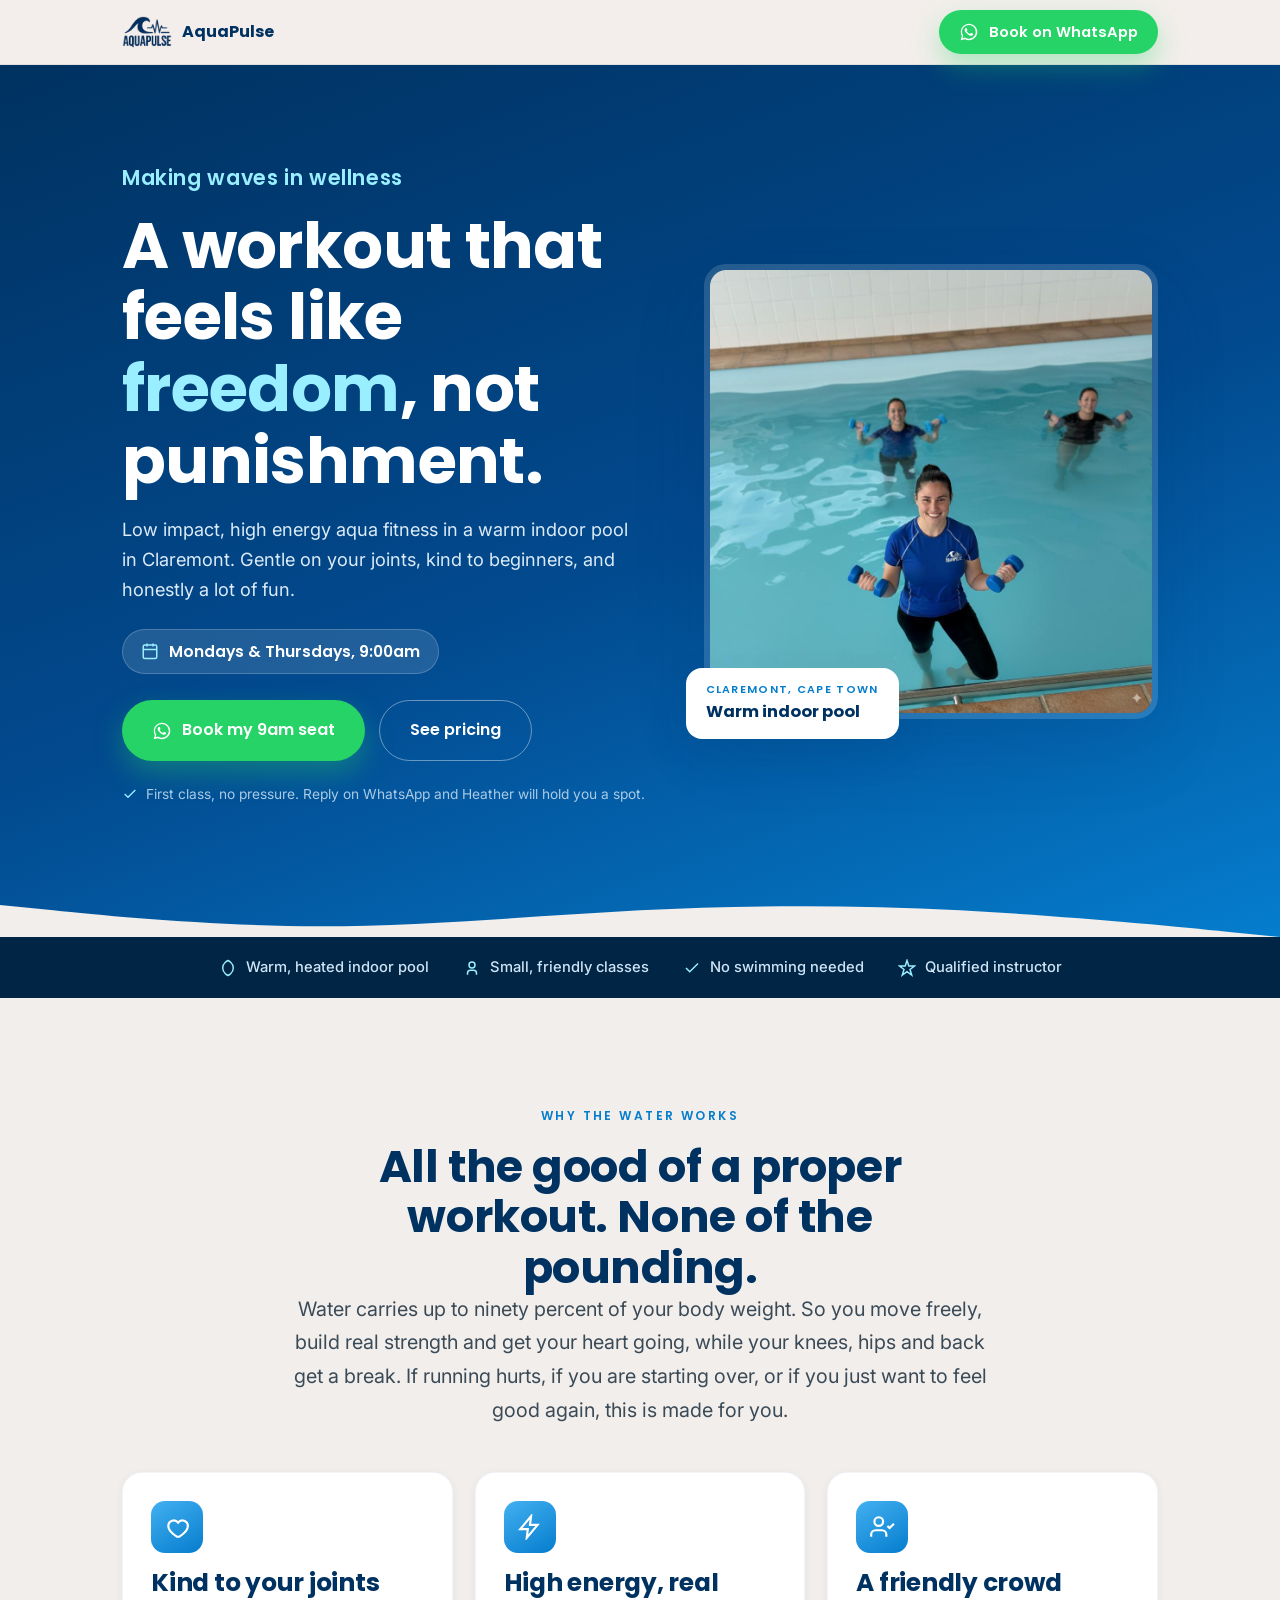
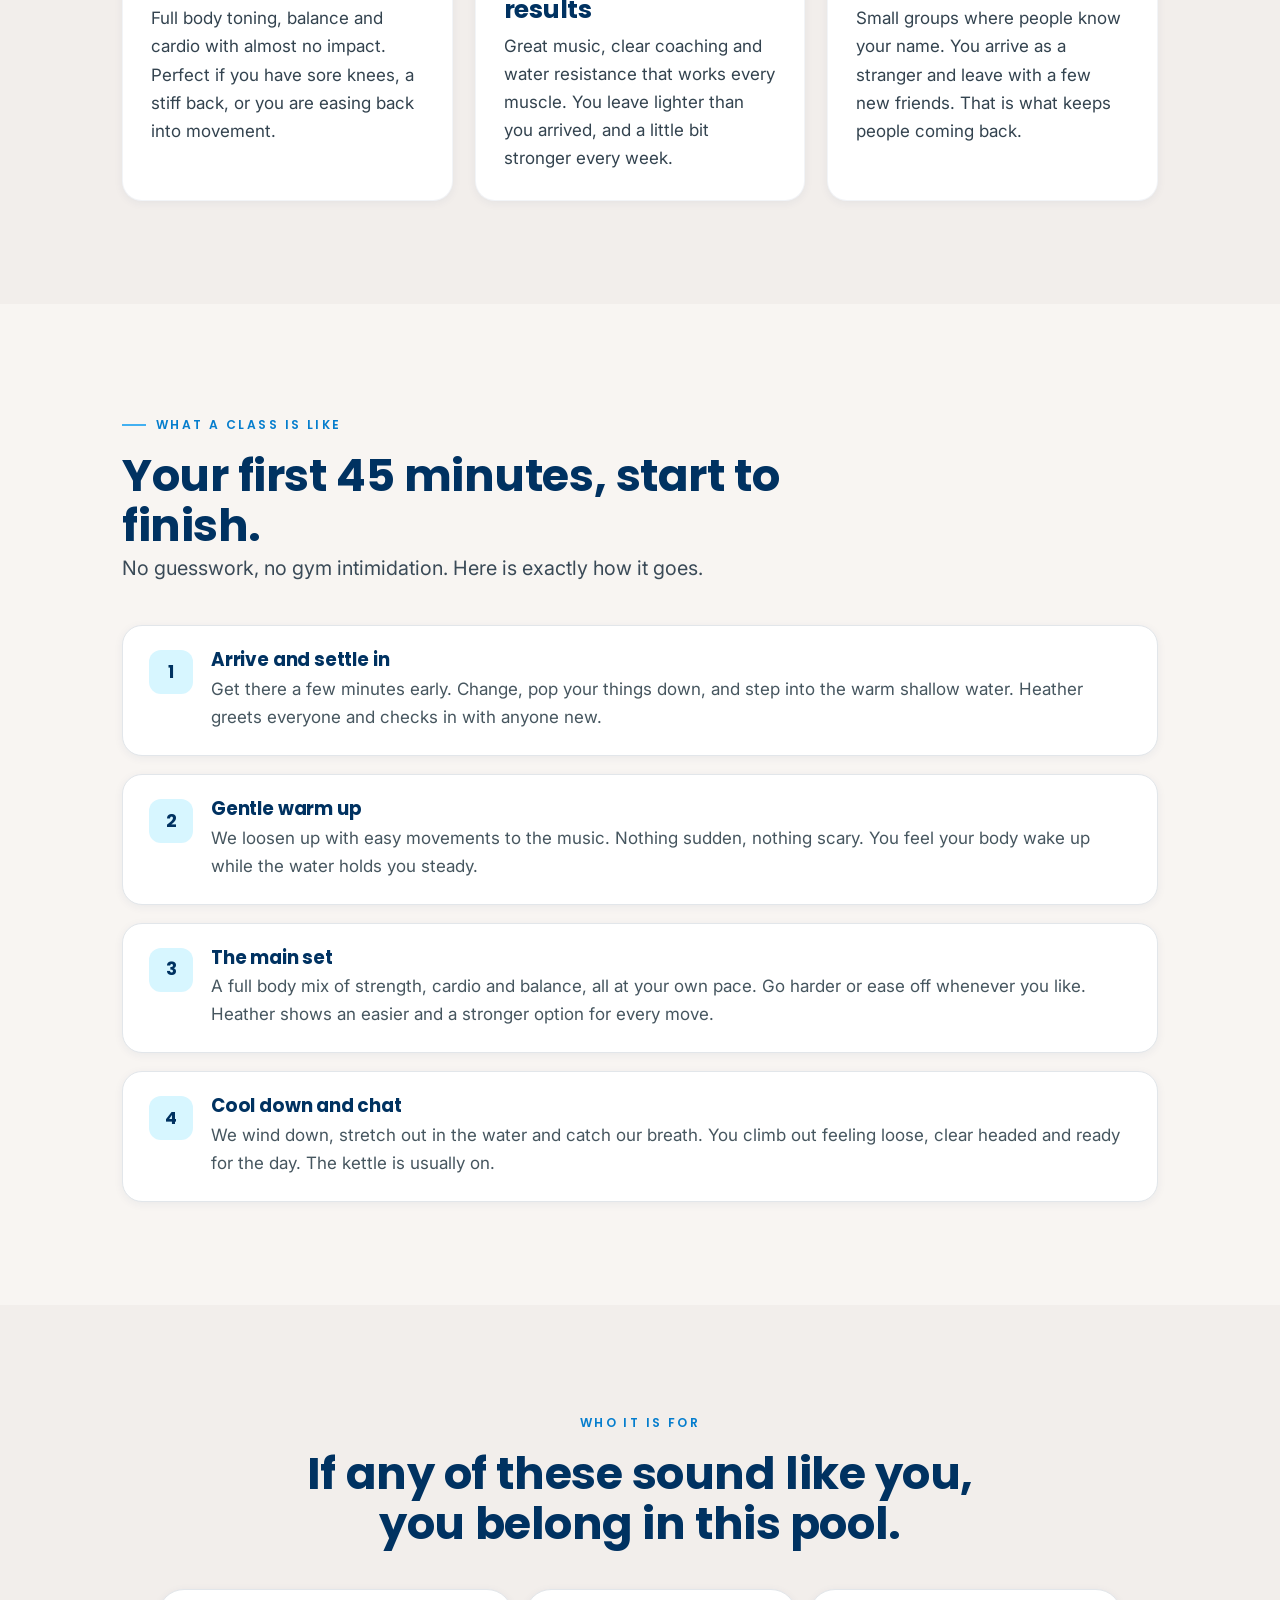
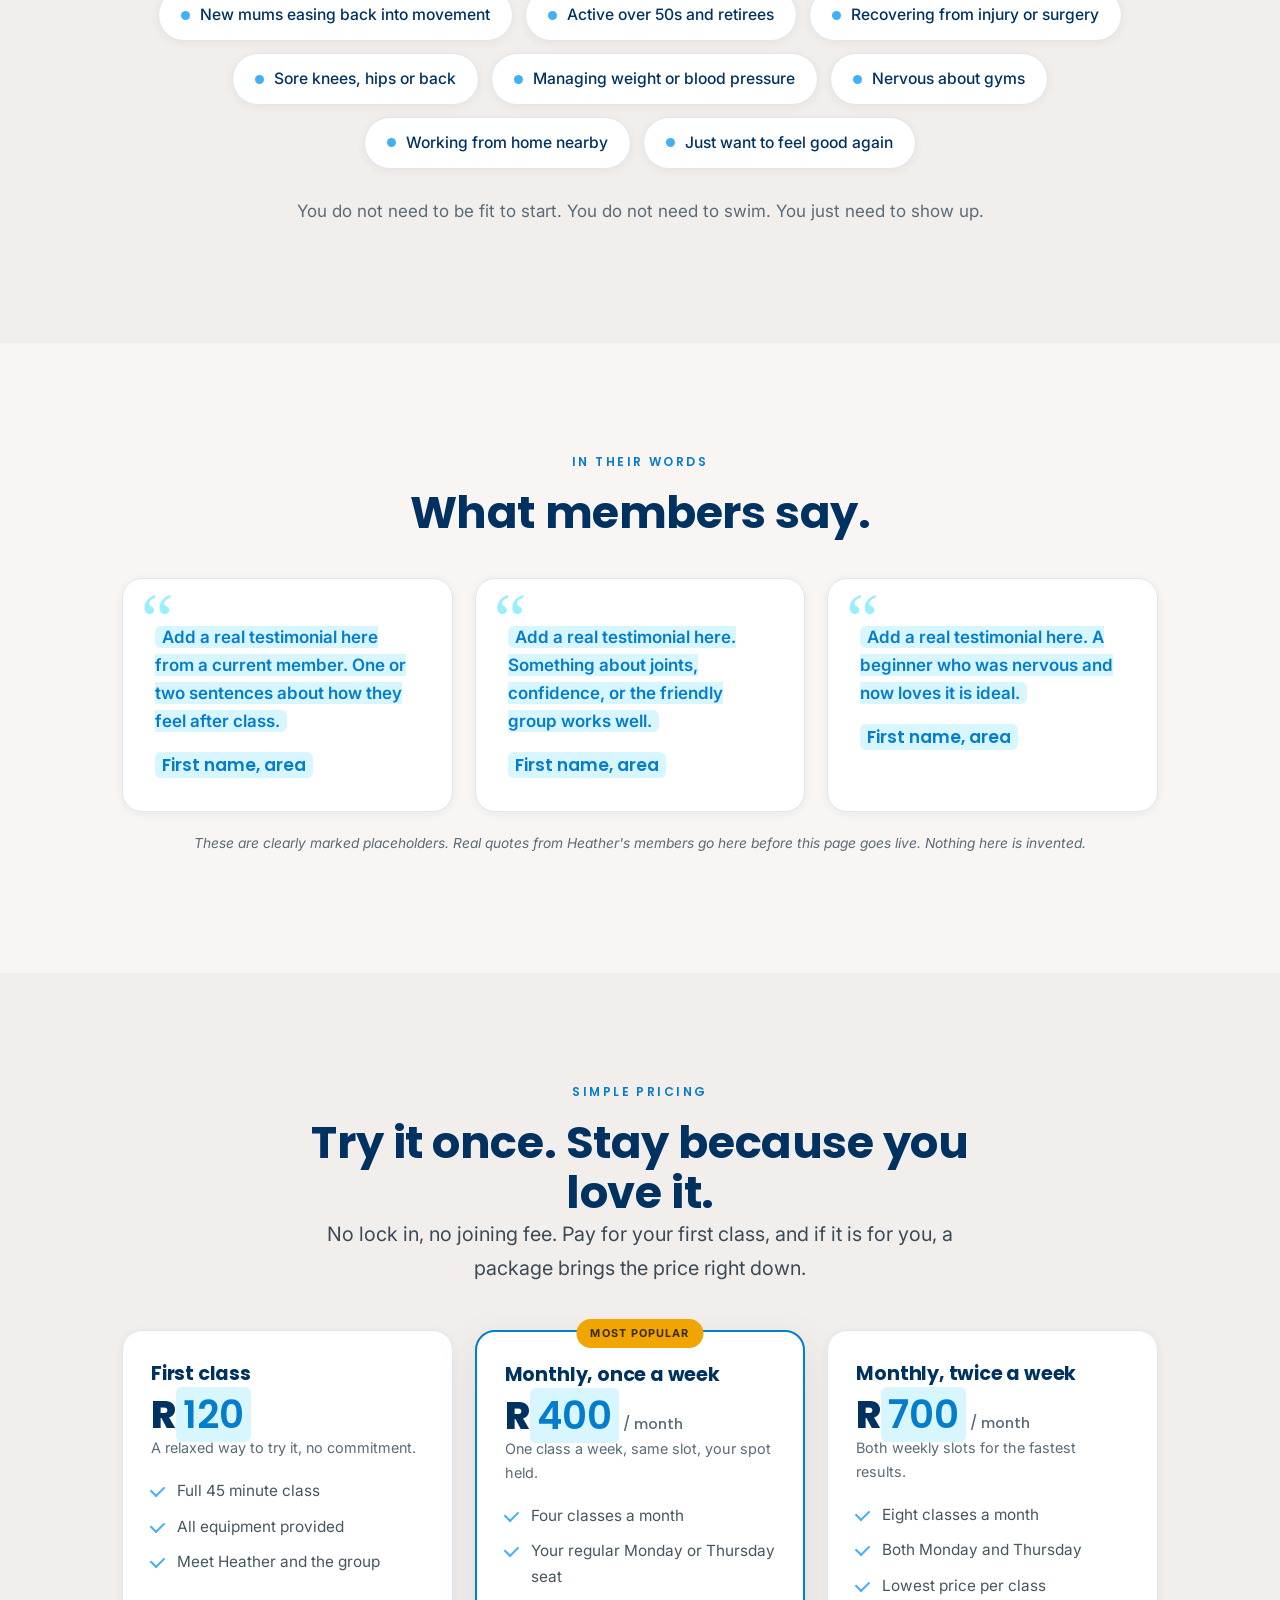
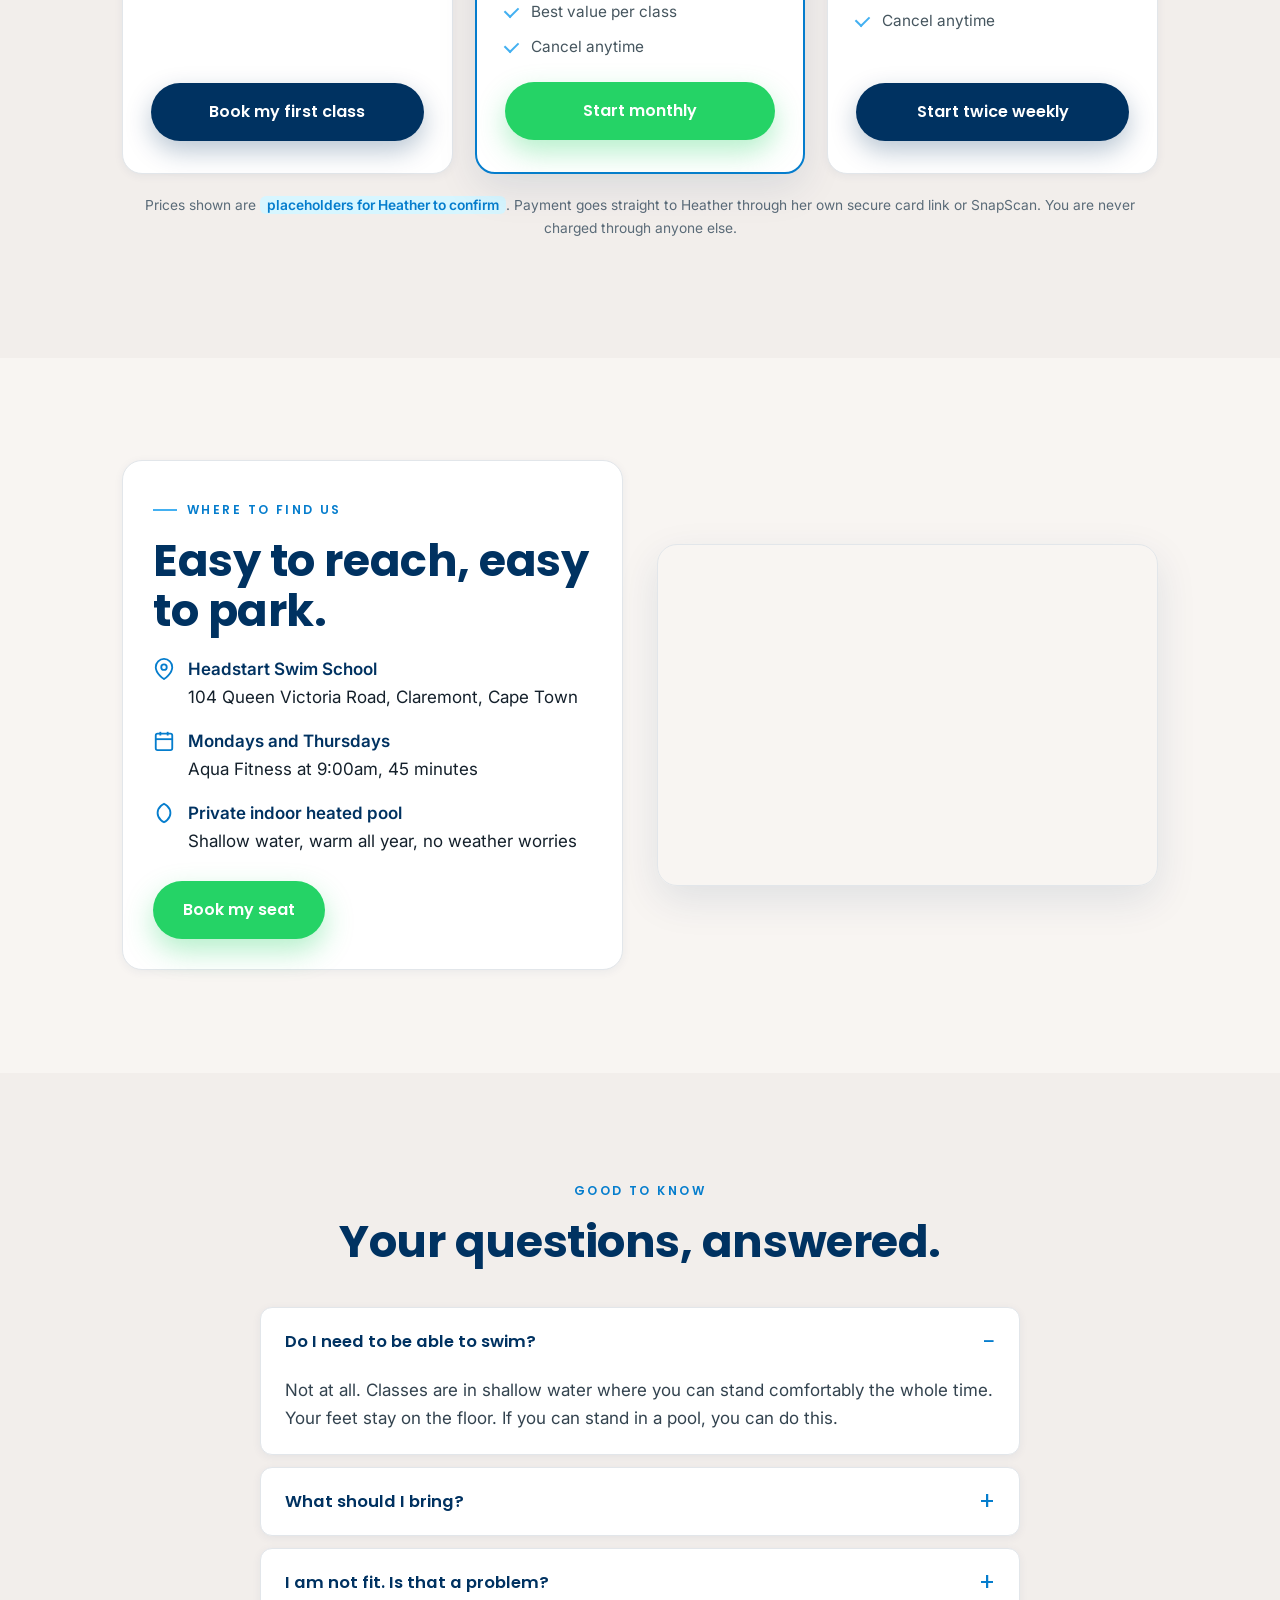
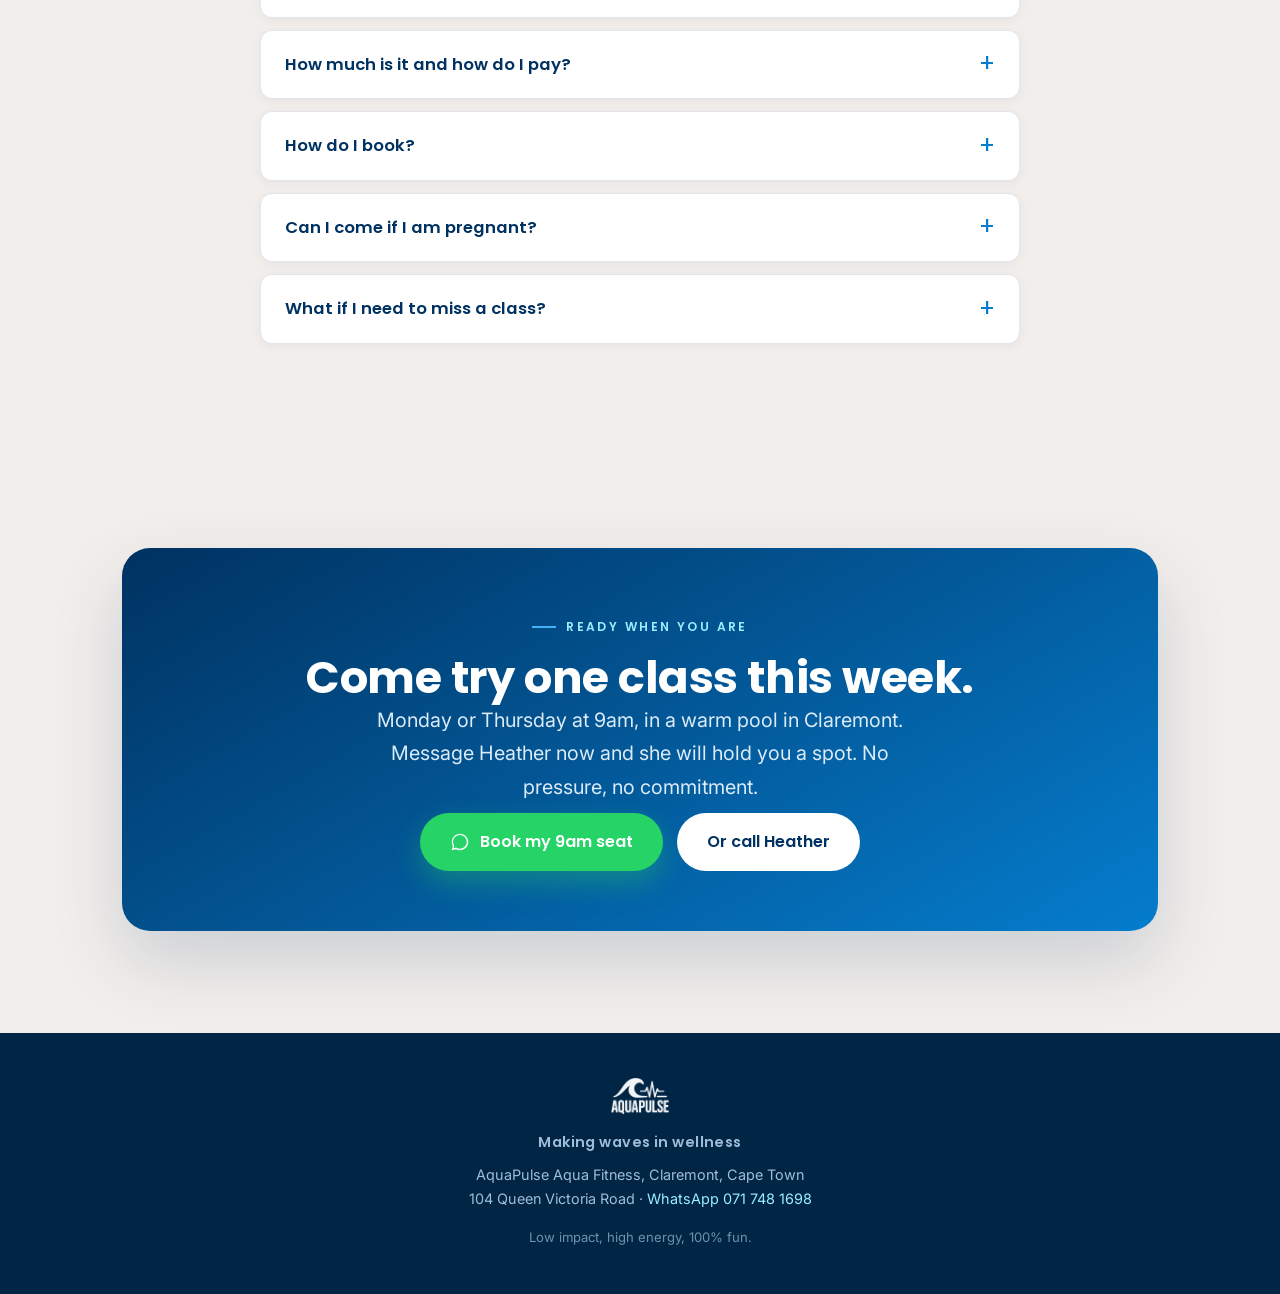
<file: landing.html>
<!DOCTYPE html>
<html lang="en">
<head>
<meta charset="UTF-8">
<meta name="viewport" content="width=device-width, initial-scale=1.0">
<title>AquaPulse | Book a 9am Aqua Fitness Class in Claremont, Cape Town</title>
<meta name="description" content="Low impact, high energy aqua fitness in a warm indoor pool in Claremont, Cape Town. Mondays and Thursdays at 9am. Gentle on joints, kind to beginners, genuinely fun. Book your seat.">
<meta property="og:title" content="Aqua Fitness in Claremont, Mondays and Thursdays at 9am">
<meta property="og:description" content="A warm indoor pool, a small friendly class, a full body workout that feels easy on the joints. Book your 9am seat with Heather.">
<meta property="og:type" content="website">
<link rel="icon" href="assets/favicon.png?v=4">
<link rel="preconnect" href="https://fonts.googleapis.com">
<link rel="preconnect" href="https://fonts.gstatic.com" crossorigin>
<link href="https://fonts.googleapis.com/css2?family=Poppins:wght@500;600;700;800&family=Inter:wght@400;500;600&display=swap" rel="stylesheet">
<style>
/* ============================================================
   AquaPulse Conversion Landing Page
   One job: get a visitor to book a Monday or Thursday 9am seat.
   Brand palette sampled from Heather Brown's own logo.
   ============================================================ */
:root{
  --navy:#003261; --navy-deep:#002545; --ocean:#057dcd; --sky:#43b0f1;
  --aqua:#99eeff; --aqua-soft:#d7f6ff; --paper:#f2eeeb; --paper-2:#f8f5f2;
  --white:#fff; --ink:#14202b; --muted:#5a6b78; --line:#e2e6ea; --gold:#f0a500;
  --wa:#25d366;
  --shadow-sm:0 2px 10px rgba(0,50,97,.06);
  --shadow-md:0 14px 40px rgba(0,50,97,.10);
  --shadow-lg:0 30px 70px rgba(0,50,97,.16);
  --radius:20px; --radius-sm:12px; --maxw:1080px;
  --f-head:'Poppins',system-ui,-apple-system,sans-serif;
  --f-body:'Inter',system-ui,-apple-system,sans-serif;
}
*{box-sizing:border-box;margin:0;padding:0}
html{scroll-behavior:smooth;scroll-padding-top:74px}
body{font-family:var(--f-body);color:var(--ink);background:var(--paper);line-height:1.65;font-size:17px;-webkit-font-smoothing:antialiased;overflow-x:hidden}
h1,h2,h3,h4{font-family:var(--f-head);line-height:1.12;color:var(--navy);font-weight:700;letter-spacing:-.01em}
h1{font-size:clamp(2.3rem,7vw,4rem)}
h2{font-size:clamp(1.8rem,4.6vw,2.8rem)}
h3{font-size:clamp(1.2rem,2.4vw,1.55rem)}
p{margin-bottom:1rem;color:#33434f}
a{color:var(--ocean);text-decoration:none}
img{max-width:100%;display:block}
strong{color:var(--navy);font-weight:600}
.wrap{max-width:var(--maxw);margin:0 auto;padding:0 22px}
.section{padding:clamp(52px,8vw,104px) 0;position:relative}
.section--tint{background:var(--paper-2)}
.section--navy{background:var(--navy);color:#cfe4f5}
.section--navy h2,.section--navy h3{color:#fff}
.section--navy p{color:#bcd4ea}
.center{text-align:center}
.narrow{max-width:720px;margin-left:auto;margin-right:auto}
.eyebrow{font-family:var(--f-head);font-weight:600;font-size:.76rem;letter-spacing:.2em;text-transform:uppercase;color:var(--ocean);display:inline-flex;align-items:center;gap:10px;margin-bottom:16px}
.eyebrow::before{content:"";width:24px;height:2px;background:var(--sky);display:inline-block}
.center .eyebrow::before{display:none}
.section--navy .eyebrow{color:var(--aqua)}
.lead{font-size:clamp(1.04rem,2vw,1.24rem);color:#3a4a57;line-height:1.7}

/* ---------- buttons ---------- */
.btn{display:inline-flex;align-items:center;justify-content:center;gap:10px;font-family:var(--f-head);font-weight:600;font-size:1rem;padding:16px 30px;border-radius:100px;cursor:pointer;transition:transform .2s,box-shadow .2s,background .2s;border:0;text-align:center}
.btn svg{width:20px;height:20px;flex:0 0 auto}
.btn--wa{background:var(--wa);color:#fff;box-shadow:0 12px 28px rgba(37,211,102,.34)}
.btn--wa:hover{transform:translateY(-2px);box-shadow:0 18px 38px rgba(37,211,102,.42)}
.btn--navy{background:var(--navy);color:#fff;box-shadow:0 10px 26px rgba(0,50,97,.28)}
.btn--navy:hover{transform:translateY(-2px);background:var(--ocean)}
.btn--ghost{background:transparent;color:var(--navy);border:1.5px solid rgba(0,50,97,.25)}
.btn--ghost:hover{border-color:var(--navy);background:rgba(0,50,97,.04)}
.btn--light{background:#fff;color:var(--navy)}
.btn--light:hover{transform:translateY(-2px);box-shadow:var(--shadow-md)}
.btn-row{display:flex;flex-wrap:wrap;gap:14px}

/* ---------- top bar ---------- */
.topbar{position:sticky;top:0;z-index:60;background:rgba(242,238,235,.85);backdrop-filter:saturate(180%) blur(14px);border-bottom:1px solid rgba(0,50,97,.08)}
.topbar__inner{max-width:var(--maxw);margin:0 auto;padding:10px 22px;display:flex;align-items:center;justify-content:space-between;gap:14px}
.topbar__brand{display:flex;align-items:center;gap:10px}
.topbar__brand img{height:32px;width:auto}
.topbar__brand b{font-family:var(--f-head);color:var(--navy);font-size:1rem}
.topbar .btn{padding:10px 20px;font-size:.92rem}
@media(max-width:560px){.topbar__brand b{display:none}}

/* ---------- hero ---------- */
.hero{position:relative;background:linear-gradient(160deg,#003261 0%,#024a8f 55%,#057dcd 100%);color:#fff;overflow:hidden;padding:clamp(52px,9vw,96px) 0 0}
.hero__grid{display:grid;grid-template-columns:1.08fr .92fr;grid-template-areas:"intro photo" "cta photo";gap:8px 48px;align-items:center}
.hero__intro{grid-area:intro}
.hero__cta{grid-area:cta}
.hero__photo{grid-area:photo}
.hero__tag{font-family:var(--f-head);font-weight:600;letter-spacing:.03em;color:var(--aqua);font-size:clamp(1rem,2.2vw,1.3rem);margin-bottom:14px;display:inline-flex;align-items:center;gap:9px}
.hero h1{color:#fff;margin-bottom:18px}
.hero h1 span{color:var(--aqua)}
.hero__sub{color:#dcebf8;font-size:1.14rem;max-width:520px;margin-bottom:16px}
.hero__when{display:inline-flex;align-items:center;gap:10px;background:rgba(255,255,255,.12);border:1px solid rgba(255,255,255,.2);border-radius:100px;padding:9px 18px;font-family:var(--f-head);font-weight:600;color:#fff;margin-bottom:26px;font-size:.98rem}
.hero__when svg{width:18px;height:18px;color:var(--aqua)}
.hero .btn-row{margin-bottom:22px}
.hero__micro{color:#a9cbe6;font-size:.86rem;display:flex;align-items:center;gap:8px}
.hero__micro svg{width:16px;height:16px;color:var(--aqua)}
.hero__photo{position:relative}
.hero__photo img{border-radius:22px;box-shadow:var(--shadow-lg);border:6px solid rgba(255,255,255,.14);width:100%;object-fit:cover}
.hero__badge{position:absolute;bottom:-20px;left:-18px;background:#fff;color:var(--navy);border-radius:16px;padding:13px 20px;box-shadow:var(--shadow-md);font-family:var(--f-head);font-weight:700;font-size:1.02rem}
.hero__badge span{display:block;font-size:.68rem;letter-spacing:.12em;text-transform:uppercase;color:var(--ocean);font-weight:600}
@media(max-width:860px){.hero__grid{grid-template-columns:1fr;grid-template-areas:"intro" "photo" "cta";gap:24px}.hero__photo{max-width:440px;margin:2px auto 8px}.hero__badge{left:0}}

.wave{line-height:0}
.wave svg{width:100%;height:64px;display:block}

/* ---------- trust strip ---------- */
.trust{background:var(--navy-deep);color:#cfe4f5;padding:18px 0}
.trust__row{display:flex;flex-wrap:wrap;justify-content:center;gap:14px 34px;text-align:center}
.trust__row div{display:inline-flex;align-items:center;gap:9px;font-size:.92rem;font-weight:500}
.trust__row svg{width:18px;height:18px;color:var(--aqua);flex:0 0 auto}

/* ---------- feel cards ---------- */
.grid{display:grid;gap:22px}
.g-2{grid-template-columns:repeat(2,1fr)}
.g-3{grid-template-columns:repeat(3,1fr)}
.g-4{grid-template-columns:repeat(4,1fr)}
@media(max-width:900px){.g-3,.g-4{grid-template-columns:repeat(2,1fr)}}
@media(max-width:600px){.g-2,.g-3,.g-4{grid-template-columns:1fr}}
.card{background:#fff;border-radius:var(--radius);padding:28px;box-shadow:var(--shadow-sm);border:1px solid rgba(0,50,97,.05)}
.card h3{margin-bottom:8px}
.card p:last-child{margin-bottom:0}
.card__icon{width:52px;height:52px;border-radius:14px;background:linear-gradient(150deg,var(--sky),var(--ocean));display:grid;place-items:center;margin-bottom:16px;color:#fff}
.card__icon svg{width:26px;height:26px}

/* ---------- step / what a class is like ---------- */
.steps{display:grid;gap:18px;counter-reset:s}
.step{display:flex;gap:18px;align-items:flex-start;background:#fff;border-radius:var(--radius);padding:24px 26px;box-shadow:var(--shadow-sm);border:1px solid var(--line)}
.step__n{flex:0 0 auto;width:44px;height:44px;border-radius:12px;background:var(--aqua-soft);color:var(--navy);font-family:var(--f-head);font-weight:700;display:grid;place-items:center;font-size:1.1rem}
.step h3{margin-bottom:4px;font-size:1.15rem}
.step p{margin:0;color:#46565f}

/* ---------- audience chips ---------- */
.chips{display:flex;flex-wrap:wrap;gap:12px;justify-content:center}
.chip{background:#fff;border:1px solid var(--line);border-radius:100px;padding:12px 22px;font-weight:500;color:var(--navy);font-size:.98rem;box-shadow:var(--shadow-sm);display:flex;align-items:center;gap:10px}
.chip::before{content:"";width:9px;height:9px;border-radius:50%;background:var(--sky)}

/* ---------- pricing ---------- */
.price-grid{display:grid;grid-template-columns:repeat(3,1fr);gap:22px;align-items:stretch}
@media(max-width:820px){.price-grid{grid-template-columns:1fr}}
.price{background:#fff;border-radius:var(--radius);padding:32px 28px;box-shadow:var(--shadow-sm);border:1px solid var(--line);display:flex;flex-direction:column;position:relative}
.price--best{border:2px solid var(--ocean);box-shadow:var(--shadow-md)}
.price__badge{position:absolute;top:-13px;left:50%;transform:translateX(-50%);background:var(--gold);color:#3a2a00;font-size:.68rem;font-weight:700;letter-spacing:.1em;text-transform:uppercase;padding:6px 14px;border-radius:100px}
.price h3{font-size:1.2rem;margin-bottom:6px}
.price__amt{font-family:var(--f-head);font-weight:800;color:var(--navy);font-size:2.4rem;line-height:1;margin:6px 0 2px}
.price__amt small{font-size:.9rem;font-weight:500;color:var(--muted)}
.price__note{color:var(--muted);font-size:.9rem;margin-bottom:18px}
.price ul{list-style:none;display:grid;gap:10px;margin:0 0 22px}
.price li{padding-left:26px;position:relative;font-size:.96rem;color:#46565f}
.price li::before{content:"";position:absolute;left:0;top:7px;width:11px;height:7px;border-left:2px solid var(--sky);border-bottom:2px solid var(--sky);transform:rotate(-45deg)}
.price .btn{margin-top:auto;width:100%}
.price-fine{text-align:center;color:var(--muted);font-size:.86rem;margin-top:20px}

/* ---------- faq ---------- */
.faq{max-width:760px;margin:0 auto;display:grid;gap:12px}
details{background:#fff;border-radius:var(--radius-sm);border:1px solid var(--line);box-shadow:var(--shadow-sm);overflow:hidden}
summary{cursor:pointer;list-style:none;padding:20px 24px;font-family:var(--f-head);font-weight:600;color:var(--navy);font-size:1.04rem;display:flex;justify-content:space-between;align-items:center;gap:14px}
summary::-webkit-details-marker{display:none}
summary::after{content:"+";font-size:1.5rem;color:var(--ocean);font-weight:400;line-height:1}
details[open] summary::after{content:"\2212"}
details .faq__body{padding:0 24px 22px;color:#46565f}
details .faq__body p:last-child{margin-bottom:0}

/* ---------- quote / social proof ---------- */
.quote{background:#fff;border-radius:var(--radius);padding:32px;box-shadow:var(--shadow-sm);border:1px solid var(--line);position:relative}
.quote::before{content:"\201C";font-family:Georgia,serif;font-size:4.6rem;color:var(--aqua);position:absolute;top:4px;left:18px;line-height:1}
.quote p{font-style:italic;color:#3a4a57;position:relative;z-index:1;margin-top:12px}
.quote cite{display:block;margin-top:12px;font-style:normal;font-weight:700;color:var(--navy);font-family:var(--f-head)}
.placeholder{color:var(--ocean);background:var(--aqua-soft);padding:1px 7px;border-radius:6px;font-weight:600;font-style:normal}
.ph-note{text-align:center;color:var(--muted);font-size:.86rem;margin-top:20px;font-style:italic}

/* ---------- big CTA band ---------- */
.cta{background:linear-gradient(150deg,#003261,#057dcd);color:#fff;border-radius:28px;padding:clamp(38px,6vw,60px);text-align:center;box-shadow:var(--shadow-lg);position:relative;overflow:hidden}
.cta h2{color:#fff}
.cta p{color:#dcebf8}
.cta .btn-row{justify-content:center;margin-top:8px}

/* ---------- map / location ---------- */
.loc{display:grid;grid-template-columns:1fr 1fr;gap:34px;align-items:center}
@media(max-width:760px){.loc{grid-template-columns:1fr}}
.loc__card{background:#fff;border-radius:var(--radius);padding:30px;box-shadow:var(--shadow-sm);border:1px solid var(--line)}
.loc__card ul{list-style:none;display:grid;gap:16px;margin-top:8px}
.loc__card li{display:flex;gap:13px;align-items:flex-start}
.loc__card li svg{flex:0 0 auto;width:22px;height:22px;color:var(--ocean);margin-top:3px}
.loc__map{border-radius:var(--radius);overflow:hidden;box-shadow:var(--shadow-md);border:1px solid var(--line);min-height:280px}
.loc__map iframe{width:100%;height:100%;min-height:340px;border:0;display:block}

/* ---------- footer ---------- */
.footer{background:var(--navy-deep);color:#9fbdd8;padding:44px 0 30px;text-align:center}
.footer img{height:38px;margin:0 auto 16px;filter:brightness(0) invert(1);opacity:.95}
.footer p{color:#9fbdd8;font-size:.9rem}
.footer a{color:var(--aqua)}
.footer__tag{font-family:var(--f-head);color:#fff;font-weight:600;letter-spacing:.03em;margin-bottom:8px}

/* ---------- sticky mobile book bar ---------- */
.bookbar{position:fixed;left:0;right:0;bottom:0;z-index:70;background:rgba(255,255,255,.96);backdrop-filter:blur(10px);border-top:1px solid var(--line);padding:10px 16px;display:none;box-shadow:0 -8px 30px rgba(0,50,97,.12)}
.bookbar .btn{width:100%}
@media(max-width:860px){.bookbar{display:block}body{padding-bottom:78px}}

.section-head{max-width:700px;margin-bottom:40px}
.section-head.center{margin-left:auto;margin-right:auto}

@media(max-width:600px){
  .wrap{padding:0 18px}
  h1{font-size:clamp(2rem,9vw,2.6rem)}
  h2{font-size:clamp(1.55rem,7vw,2rem)}
  .hero .btn-row .btn{width:100%}
}
</style>
</head>
<body>

<!-- TOP BAR -->
<div class="topbar">
  <div class="topbar__inner">
    <a class="topbar__brand" href="#top">
      <img src="assets/logo-transparent.png?v=4" alt="AquaPulse logo">
      <b>AquaPulse</b>
    </a>
    <a class="btn btn--wa" href="https://wa.me/27717481698?text=Hi%20Heather%2C%20I%27d%20love%20to%20book%20a%209am%20Aqua%20Fitness%20seat.%20Which%20date%20has%20space%3F" target="_blank" rel="noopener">
      <svg viewBox="0 0 24 24" fill="currentColor"><path d="M12.04 2C6.58 2 2.13 6.45 2.13 11.91c0 1.75.46 3.45 1.32 4.95L2 22l5.25-1.38c1.45.79 3.08 1.21 4.79 1.21 5.46 0 9.91-4.45 9.91-9.91S17.5 2 12.04 2m0 18.02c-1.53 0-3.03-.41-4.34-1.19l-.31-.18-3.12.82.83-3.04-.2-.31a8.2 8.2 0 0 1-1.26-4.36c0-4.54 3.7-8.23 8.23-8.23 2.2 0 4.27.86 5.82 2.42a8.18 8.18 0 0 1 2.41 5.83c0 4.54-3.69 8.24-8.23 8.24m4.52-6.16c-.25-.12-1.47-.72-1.69-.81-.23-.08-.39-.12-.56.13-.16.25-.64.81-.79.97-.14.17-.29.19-.54.06-.25-.12-1.05-.39-1.99-1.23-.74-.66-1.23-1.47-1.38-1.72-.14-.25-.01-.38.11-.51.11-.11.25-.29.37-.43.13-.15.17-.25.25-.42.08-.17.04-.31-.02-.43-.06-.12-.56-1.34-.76-1.84-.2-.48-.41-.42-.56-.42-.14 0-.31-.02-.48-.02s-.43.06-.66.31c-.22.25-.86.85-.86 2.07 0 1.22.89 2.4 1.01 2.56.12.17 1.75 2.67 4.24 3.74.59.26 1.05.41 1.41.52.59.19 1.13.16 1.56.1.48-.07 1.47-.6 1.68-1.18.21-.58.21-1.07.14-1.18-.06-.11-.22-.17-.47-.29"/></svg>
      Book on WhatsApp
    </a>
  </div>
</div>

<!-- HERO -->
<header class="hero" id="top">
  <div class="wrap">
    <div class="hero__grid">
      <div class="hero__intro">
        <p class="hero__tag">Making waves in wellness</p>
        <h1>A workout that feels like <span>freedom</span>, not punishment.</h1>
        <p class="hero__sub">Low impact, high energy aqua fitness in a warm indoor pool in Claremont. Gentle on your joints, kind to beginners, and honestly a lot of fun.</p>
      </div>
      <div class="hero__cta">
        <div class="hero__when">
          <svg viewBox="0 0 24 24" fill="none" stroke="currentColor" stroke-width="2"><rect x="3" y="4" width="18" height="18" rx="2"/><line x1="16" y1="2" x2="16" y2="6"/><line x1="8" y1="2" x2="8" y2="6"/><line x1="3" y1="10" x2="21" y2="10"/></svg>
          Mondays &amp; Thursdays, 9:00am
        </div>
        <div class="btn-row">
          <a class="btn btn--wa" href="https://wa.me/27717481698?text=Hi%20Heather%2C%20I%27d%20love%20to%20book%20a%209am%20Aqua%20Fitness%20seat.%20Which%20date%20has%20space%3F" target="_blank" rel="noopener">
            <svg viewBox="0 0 24 24" fill="currentColor"><path d="M12.04 2C6.58 2 2.13 6.45 2.13 11.91c0 1.75.46 3.45 1.32 4.95L2 22l5.25-1.38c1.45.79 3.08 1.21 4.79 1.21 5.46 0 9.91-4.45 9.91-9.91S17.5 2 12.04 2m0 18.02c-1.53 0-3.03-.41-4.34-1.19l-.31-.18-3.12.82.83-3.04-.2-.31a8.2 8.2 0 0 1-1.26-4.36c0-4.54 3.7-8.23 8.23-8.23 2.2 0 4.27.86 5.82 2.42a8.18 8.18 0 0 1 2.41 5.83c0 4.54-3.69 8.24-8.23 8.24m4.52-6.16c-.25-.12-1.47-.72-1.69-.81-.23-.08-.39-.12-.56.13-.16.25-.64.81-.79.97-.14.17-.29.19-.54.06-.25-.12-1.05-.39-1.99-1.23-.74-.66-1.23-1.47-1.38-1.72-.14-.25-.01-.38.11-.51.11-.11.25-.29.37-.43.13-.15.17-.25.25-.42.08-.17.04-.31-.02-.43-.06-.12-.56-1.34-.76-1.84-.2-.48-.41-.42-.56-.42-.14 0-.31-.02-.48-.02s-.43.06-.66.31c-.22.25-.86.85-.86 2.07 0 1.22.89 2.4 1.01 2.56.12.17 1.75 2.67 4.24 3.74.59.26 1.05.41 1.41.52.59.19 1.13.16 1.56.1.48-.07 1.47-.6 1.68-1.18.21-.58.21-1.07.14-1.18-.06-.11-.22-.17-.47-.29"/></svg>
            Book my 9am seat
          </a>
          <a class="btn btn--ghost" href="#pricing" style="color:#fff;border-color:rgba(255,255,255,.4)">See pricing</a>
        </div>
        <p class="hero__micro">
          <svg viewBox="0 0 24 24" fill="none" stroke="currentColor" stroke-width="2"><path d="M20 6L9 17l-5-5"/></svg>
          First class, no pressure. Reply on WhatsApp and Heather will hold you a spot.
        </p>
      </div>
      <div class="hero__photo">
        <img src="assets/class-hero.jpg?v=4" alt="An aqua fitness class in a warm indoor pool">
        <div class="hero__badge"><span>Claremont, Cape Town</span>Warm indoor pool</div>
      </div>
    </div>
  </div>
  <div class="wave" style="margin-top:52px" aria-hidden="true">
    <svg viewBox="0 0 1440 64" preserveAspectRatio="none"><path fill="#f2eeeb" d="M0,32L60,37.3C120,43,240,53,360,53.3C480,53,600,43,720,37.3C840,32,960,32,1080,37.3C1200,43,1320,53,1380,58.7L1440,64L1440,64L0,64Z"></path></svg>
  </div>
</header>

<!-- TRUST STRIP -->
<div class="trust">
  <div class="wrap">
    <div class="trust__row">
      <div><svg viewBox="0 0 24 24" fill="none" stroke="currentColor" stroke-width="2"><path d="M12 2s7 3 7 10-7 10-7 10-7-3-7-10 7-10 7-10z"/></svg> Warm, heated indoor pool</div>
      <div><svg viewBox="0 0 24 24" fill="none" stroke="currentColor" stroke-width="2"><circle cx="12" cy="8" r="4"/><path d="M6 21v-2a4 4 0 0 1 4-4h4a4 4 0 0 1 4 4v2"/></svg> Small, friendly classes</div>
      <div><svg viewBox="0 0 24 24" fill="none" stroke="currentColor" stroke-width="2"><path d="M20 6L9 17l-5-5"/></svg> No swimming needed</div>
      <div><svg viewBox="0 0 24 24" fill="none" stroke="currentColor" stroke-width="2"><path d="M12 2l2.4 7.4H22l-6 4.6 2.3 7.4L12 17l-6.3 4.4L8 14 2 9.4h7.6z"/></svg> Qualified instructor</div>
    </div>
  </div>
</div>

<!-- THE PROMISE -->
<section class="section" id="promise">
  <div class="wrap">
    <div class="section-head center narrow">
      <span class="eyebrow">Why the water works</span>
      <h2>All the good of a proper workout. None of the pounding.</h2>
      <p class="lead">Water carries up to ninety percent of your body weight. So you move freely, build real strength and get your heart going, while your knees, hips and back get a break. If running hurts, if you are starting over, or if you just want to feel good again, this is made for you.</p>
    </div>
    <div class="grid g-3 mt-l" style="margin-top:44px">
      <div class="card">
        <div class="card__icon"><svg viewBox="0 0 24 24" fill="none" stroke="currentColor" stroke-width="2"><path d="M12 21s-8-4.5-8-10a5 5 0 019-3 5 5 0 019 3c0 5.5-8 10-8 10z"/></svg></div>
        <h3>Kind to your joints</h3>
        <p>Full body toning, balance and cardio with almost no impact. Perfect if you have sore knees, a stiff back, or you are easing back into movement.</p>
      </div>
      <div class="card">
        <div class="card__icon"><svg viewBox="0 0 24 24" fill="none" stroke="currentColor" stroke-width="2"><path d="M13 2L3 14h7l-1 8 10-12h-7z"/></svg></div>
        <h3>High energy, real results</h3>
        <p>Great music, clear coaching and water resistance that works every muscle. You leave lighter than you arrived, and a little bit stronger every week.</p>
      </div>
      <div class="card">
        <div class="card__icon"><svg viewBox="0 0 24 24" fill="none" stroke="currentColor" stroke-width="2"><circle cx="9" cy="7" r="4"/><path d="M17 11l2 2 4-4"/><path d="M2 21v-2a4 4 0 0 1 4-4h6a4 4 0 0 1 4 4v2"/></svg></div>
        <h3>A friendly crowd</h3>
        <p>Small groups where people know your name. You arrive as a stranger and leave with a few new friends. That is what keeps people coming back.</p>
      </div>
    </div>
  </div>
</section>

<!-- WHAT A CLASS IS LIKE -->
<section class="section section--tint" id="class">
  <div class="wrap">
    <div class="section-head">
      <span class="eyebrow">What a class is like</span>
      <h2>Your first 45 minutes, start to finish.</h2>
      <p class="lead">No guesswork, no gym intimidation. Here is exactly how it goes.</p>
    </div>
    <div class="steps">
      <div class="step"><div class="step__n">1</div><div><h3>Arrive and settle in</h3><p>Get there a few minutes early. Change, pop your things down, and step into the warm shallow water. Heather greets everyone and checks in with anyone new.</p></div></div>
      <div class="step"><div class="step__n">2</div><div><h3>Gentle warm up</h3><p>We loosen up with easy movements to the music. Nothing sudden, nothing scary. You feel your body wake up while the water holds you steady.</p></div></div>
      <div class="step"><div class="step__n">3</div><div><h3>The main set</h3><p>A full body mix of strength, cardio and balance, all at your own pace. Go harder or ease off whenever you like. Heather shows an easier and a stronger option for every move.</p></div></div>
      <div class="step"><div class="step__n">4</div><div><h3>Cool down and chat</h3><p>We wind down, stretch out in the water and catch our breath. You climb out feeling loose, clear headed and ready for the day. The kettle is usually on.</p></div></div>
    </div>
  </div>
</section>

<!-- WHO IT IS FOR -->
<section class="section" id="who">
  <div class="wrap">
    <div class="section-head center narrow">
      <span class="eyebrow">Who it is for</span>
      <h2>If any of these sound like you, you belong in this pool.</h2>
    </div>
    <div class="chips" style="margin-top:8px">
      <div class="chip">New mums easing back into movement</div>
      <div class="chip">Active over 50s and retirees</div>
      <div class="chip">Recovering from injury or surgery</div>
      <div class="chip">Sore knees, hips or back</div>
      <div class="chip">Managing weight or blood pressure</div>
      <div class="chip">Nervous about gyms</div>
      <div class="chip">Working from home nearby</div>
      <div class="chip">Just want to feel good again</div>
    </div>
    <p class="center" style="margin-top:28px;color:var(--muted)">You do not need to be fit to start. You do not need to swim. You just need to show up.</p>
  </div>
</section>

<!-- SOCIAL PROOF -->
<section class="section section--tint" id="proof">
  <div class="wrap">
    <div class="section-head center narrow">
      <span class="eyebrow">In their words</span>
      <h2>What members say.</h2>
    </div>
    <div class="grid g-3">
      <div class="quote"><p><span class="placeholder">Add a real testimonial here from a current member. One or two sentences about how they feel after class.</span></p><cite><span class="placeholder">First name, area</span></cite></div>
      <div class="quote"><p><span class="placeholder">Add a real testimonial here. Something about joints, confidence, or the friendly group works well.</span></p><cite><span class="placeholder">First name, area</span></cite></div>
      <div class="quote"><p><span class="placeholder">Add a real testimonial here. A beginner who was nervous and now loves it is ideal.</span></p><cite><span class="placeholder">First name, area</span></cite></div>
    </div>
    <p class="ph-note">These are clearly marked placeholders. Real quotes from Heather's members go here before this page goes live. Nothing here is invented.</p>
  </div>
</section>

<!-- PRICING -->
<section class="section" id="pricing">
  <div class="wrap">
    <div class="section-head center narrow">
      <span class="eyebrow">Simple pricing</span>
      <h2>Try it once. Stay because you love it.</h2>
      <p class="lead">No lock in, no joining fee. Pay for your first class, and if it is for you, a package brings the price right down.</p>
    </div>
    <div class="price-grid" style="margin-top:44px">
      <div class="price">
        <h3>First class</h3>
        <div class="price__amt">R<span class="placeholder" style="font-size:2.4rem">120</span></div>
        <p class="price__note">A relaxed way to try it, no commitment.</p>
        <ul>
          <li>Full 45 minute class</li>
          <li>All equipment provided</li>
          <li>Meet Heather and the group</li>
        </ul>
        <a class="btn btn--navy" href="https://wa.me/27717481698?text=Hi%20Heather%2C%20I%27d%20like%20to%20book%20my%20first%209am%20Aqua%20Fitness%20class.%20Which%20date%20has%20space%3F" target="_blank" rel="noopener">Book my first class</a>
      </div>
      <div class="price price--best">
        <div class="price__badge">Most popular</div>
        <h3>Monthly, once a week</h3>
        <div class="price__amt">R<span class="placeholder" style="font-size:2.4rem">400</span><small> / month</small></div>
        <p class="price__note">One class a week, same slot, your spot held.</p>
        <ul>
          <li>Four classes a month</li>
          <li>Your regular Monday or Thursday seat</li>
          <li>Best value per class</li>
          <li>Cancel anytime</li>
        </ul>
        <a class="btn btn--wa" href="https://wa.me/27717481698?text=Hi%20Heather%2C%20I%27d%20like%20the%20once%20a%20week%20monthly%20option%20for%209am%20Aqua%20Fitness.%20How%20do%20I%20start%3F" target="_blank" rel="noopener">Start monthly</a>
      </div>
      <div class="price">
        <h3>Monthly, twice a week</h3>
        <div class="price__amt">R<span class="placeholder" style="font-size:2.4rem">700</span><small> / month</small></div>
        <p class="price__note">Both weekly slots for the fastest results.</p>
        <ul>
          <li>Eight classes a month</li>
          <li>Both Monday and Thursday</li>
          <li>Lowest price per class</li>
          <li>Cancel anytime</li>
        </ul>
        <a class="btn btn--navy" href="https://wa.me/27717481698?text=Hi%20Heather%2C%20I%27d%20like%20the%20twice%20a%20week%20monthly%20option%20for%209am%20Aqua%20Fitness.%20How%20do%20I%20start%3F" target="_blank" rel="noopener">Start twice weekly</a>
      </div>
    </div>
    <p class="price-fine">Prices shown are <span class="placeholder">placeholders for Heather to confirm</span>. Payment goes straight to Heather through her own secure card link or SnapScan. You are never charged through anyone else.</p>
  </div>
</section>

<!-- LOCATION -->
<section class="section section--tint" id="location">
  <div class="wrap">
    <div class="loc">
      <div class="loc__card">
        <span class="eyebrow">Where to find us</span>
        <h2 style="margin-bottom:18px">Easy to reach, easy to park.</h2>
        <ul>
          <li><svg viewBox="0 0 24 24" fill="none" stroke="currentColor" stroke-width="2"><path d="M21 10c0 7-9 13-9 13s-9-6-9-13a9 9 0 0 1 18 0z"/><circle cx="12" cy="10" r="3"/></svg><div><strong>Headstart Swim School</strong><br>104 Queen Victoria Road, Claremont, Cape Town</div></li>
          <li><svg viewBox="0 0 24 24" fill="none" stroke="currentColor" stroke-width="2"><rect x="3" y="4" width="18" height="18" rx="2"/><line x1="16" y1="2" x2="16" y2="6"/><line x1="8" y1="2" x2="8" y2="6"/><line x1="3" y1="10" x2="21" y2="10"/></svg><div><strong>Mondays and Thursdays</strong><br>Aqua Fitness at 9:00am, 45 minutes</div></li>
          <li><svg viewBox="0 0 24 24" fill="none" stroke="currentColor" stroke-width="2"><path d="M12 2s7 3 7 10-7 10-7 10-7-3-7-10 7-10 7-10z"/></svg><div><strong>Private indoor heated pool</strong><br>Shallow water, warm all year, no weather worries</div></li>
        </ul>
        <div class="btn-row" style="margin-top:26px">
          <a class="btn btn--wa" href="https://wa.me/27717481698?text=Hi%20Heather%2C%20I%27d%20love%20to%20book%20a%209am%20Aqua%20Fitness%20seat.%20Which%20date%20has%20space%3F" target="_blank" rel="noopener">Book my seat</a>
        </div>
      </div>
      <div class="loc__map">
        <iframe title="AquaPulse location map, Headstart Swim School, 104 Queen Victoria Road Claremont" loading="lazy" referrerpolicy="no-referrer-when-downgrade" src="https://www.google.com/maps?q=104+Queen+Victoria+Road,+Claremont,+Cape+Town&output=embed"></iframe>
      </div>
    </div>
  </div>
</section>

<!-- FAQ -->
<section class="section" id="faq">
  <div class="wrap">
    <div class="section-head center narrow">
      <span class="eyebrow">Good to know</span>
      <h2>Your questions, answered.</h2>
    </div>
    <div class="faq">
      <details open><summary>Do I need to be able to swim?</summary><div class="faq__body"><p>Not at all. Classes are in shallow water where you can stand comfortably the whole time. Your feet stay on the floor. If you can stand in a pool, you can do this.</p></div></details>
      <details><summary>What should I bring?</summary><div class="faq__body"><p>A swimming costume, a towel, and something warm for after. That is it. All the pool equipment is provided. A pair of goggles is optional and honestly not needed for these classes.</p></div></details>
      <details><summary>I am not fit. Is that a problem?</summary><div class="faq__body"><p>That is exactly who these classes are built for. You work at your own pace, and Heather shows an easier and a harder version of every move. Most people find the water does a lot of the work for them.</p></div></details>
      <details><summary>How much is it and how do I pay?</summary><div class="faq__body"><p>You pay for your first class to try it, then a monthly package brings the price down if you want to keep coming. Payment goes straight to Heather through her own secure card link or SnapScan. Prices are on the pricing section above.</p></div></details>
      <details><summary>How do I book?</summary><div class="faq__body"><p>Tap any book button on this page. It opens a WhatsApp message to Heather with your details started for you. She will reply, confirm a date with space, and hold your spot. Quick and human.</p></div></details>
      <details><summary>Can I come if I am pregnant?</summary><div class="faq__body"><p>Heather also runs a dedicated Prenatal Fitness class at 10am on the same days, designed for pregnancy. Message her and she will point you to the right class for where you are.</p></div></details>
      <details><summary>What if I need to miss a class?</summary><div class="faq__body"><p>Just let Heather know on WhatsApp. Classes are flexible with no lock in, so life happening is never a problem.</p></div></details>
    </div>
  </div>
</section>

<!-- FINAL CTA -->
<section class="section">
  <div class="wrap">
    <div class="cta">
      <span class="eyebrow" style="color:var(--aqua);justify-content:center">Ready when you are</span>
      <h2>Come try one class this week.</h2>
      <p class="lead" style="color:#dcebf8;max-width:560px;margin:0 auto 8px">Monday or Thursday at 9am, in a warm pool in Claremont. Message Heather now and she will hold you a spot. No pressure, no commitment.</p>
      <div class="btn-row">
        <a class="btn btn--wa" href="https://wa.me/27717481698?text=Hi%20Heather%2C%20I%27d%20love%20to%20book%20a%209am%20Aqua%20Fitness%20seat.%20Which%20date%20has%20space%3F" target="_blank" rel="noopener">
          <svg viewBox="0 0 24 24" fill="currentColor"><path d="M12.04 2C6.58 2 2.13 6.45 2.13 11.91c0 1.75.46 3.45 1.32 4.95L2 22l5.25-1.38c1.45.79 3.08 1.21 4.79 1.21 5.46 0 9.91-4.45 9.91-9.91S17.5 2 12.04 2m0 18.02c-1.53 0-3.03-.41-4.34-1.19l-.31-.18-3.12.82.83-3.04-.2-.31a8.2 8.2 0 0 1-1.26-4.36c0-4.54 3.7-8.23 8.23-8.23 2.2 0 4.27.86 5.82 2.42a8.18 8.18 0 0 1 2.41 5.83c0 4.54-3.69 8.24-8.23 8.24"/></svg>
          Book my 9am seat
        </a>
        <a class="btn btn--light" href="tel:+27717481698">Or call Heather</a>
      </div>
    </div>
  </div>
</section>

<!-- FOOTER -->
<footer class="footer">
  <div class="wrap">
    <img src="assets/logo-transparent.png?v=4" alt="AquaPulse">
    <p class="footer__tag">Making waves in wellness</p>
    <p>AquaPulse Aqua Fitness, Claremont, Cape Town<br>
    104 Queen Victoria Road &middot; <a href="https://wa.me/27717481698" target="_blank" rel="noopener">WhatsApp 071 748 1698</a></p>
    <p style="margin-top:14px;font-size:.82rem;opacity:.7">Low impact, high energy, 100% fun.</p>
  </div>
</footer>

<!-- STICKY MOBILE BOOK BAR -->
<div class="bookbar">
  <a class="btn btn--wa" href="https://wa.me/27717481698?text=Hi%20Heather%2C%20I%27d%20love%20to%20book%20a%209am%20Aqua%20Fitness%20seat.%20Which%20date%20has%20space%3F" target="_blank" rel="noopener">
    <svg viewBox="0 0 24 24" fill="currentColor"><path d="M12.04 2C6.58 2 2.13 6.45 2.13 11.91c0 1.75.46 3.45 1.32 4.95L2 22l5.25-1.38c1.45.79 3.08 1.21 4.79 1.21 5.46 0 9.91-4.45 9.91-9.91S17.5 2 12.04 2"/></svg>
    Book my 9am seat on WhatsApp
  </a>
</div>

</body>
</html>
</file>
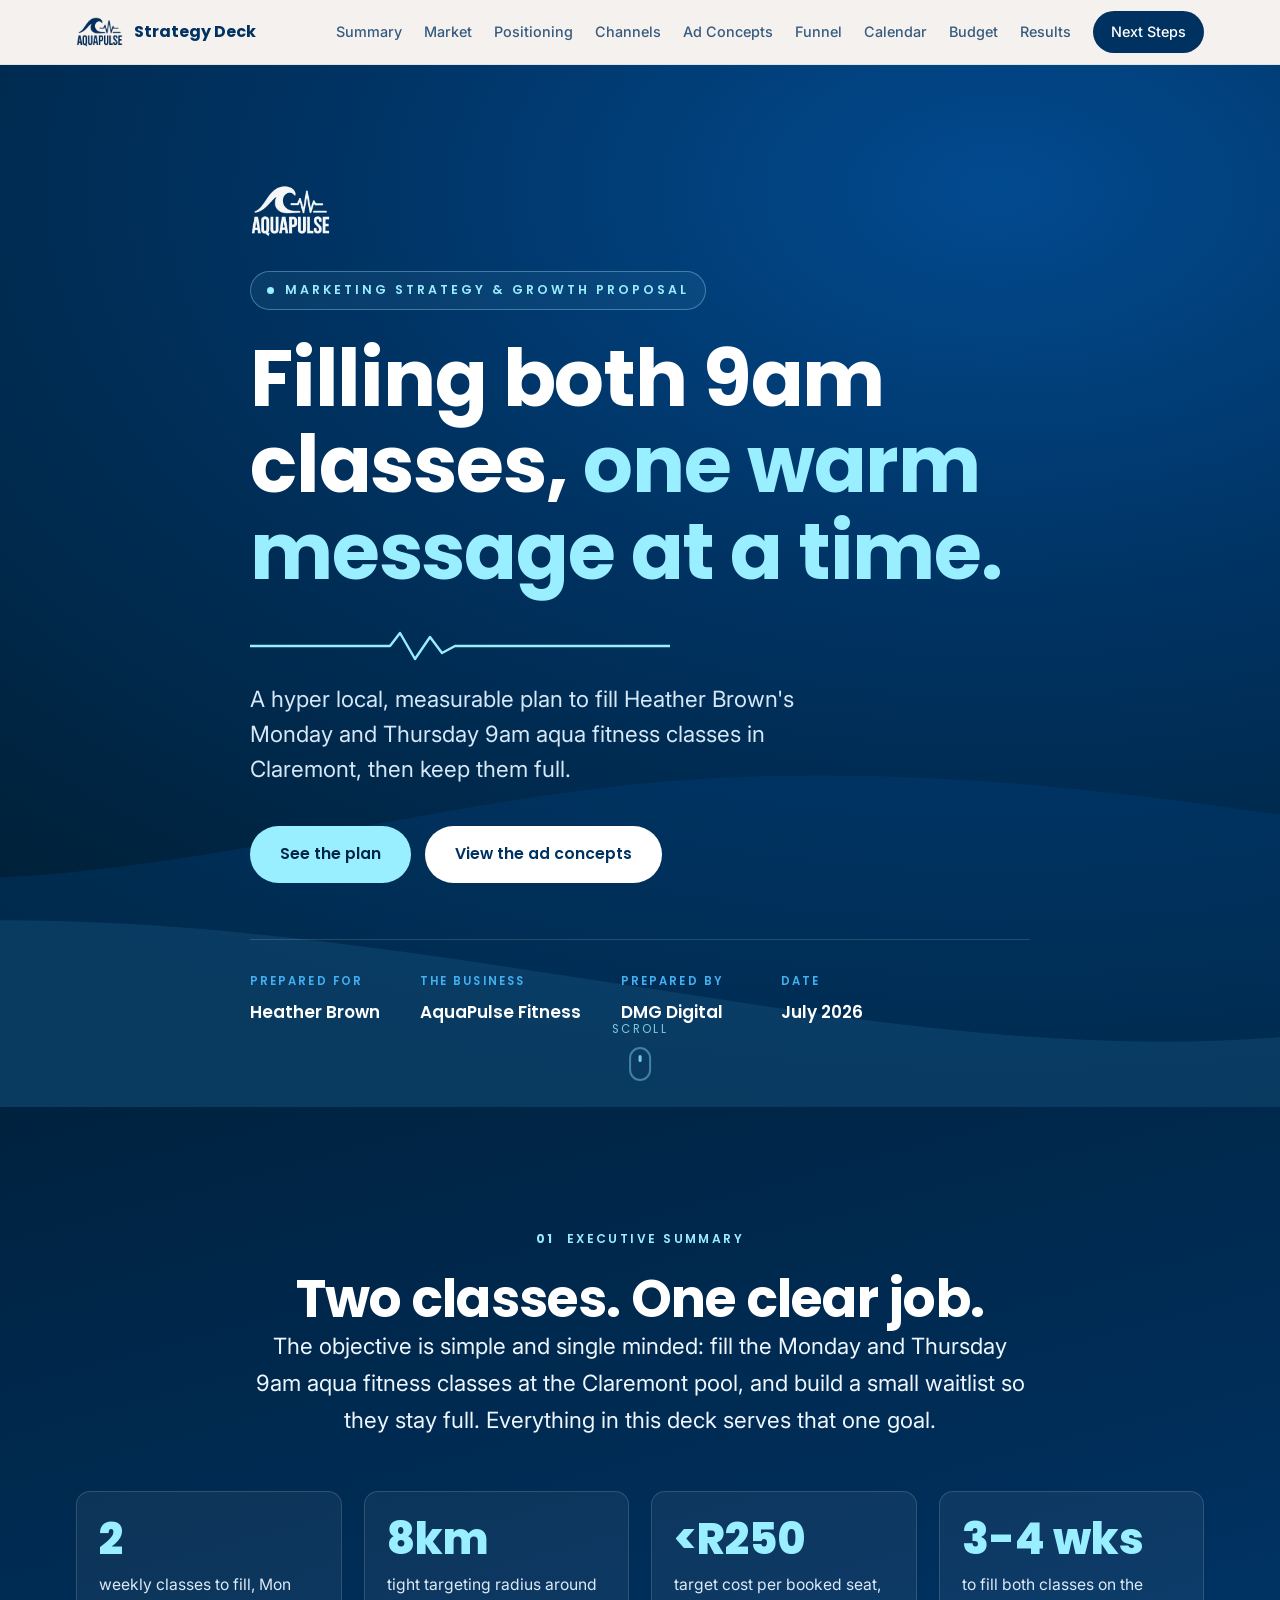
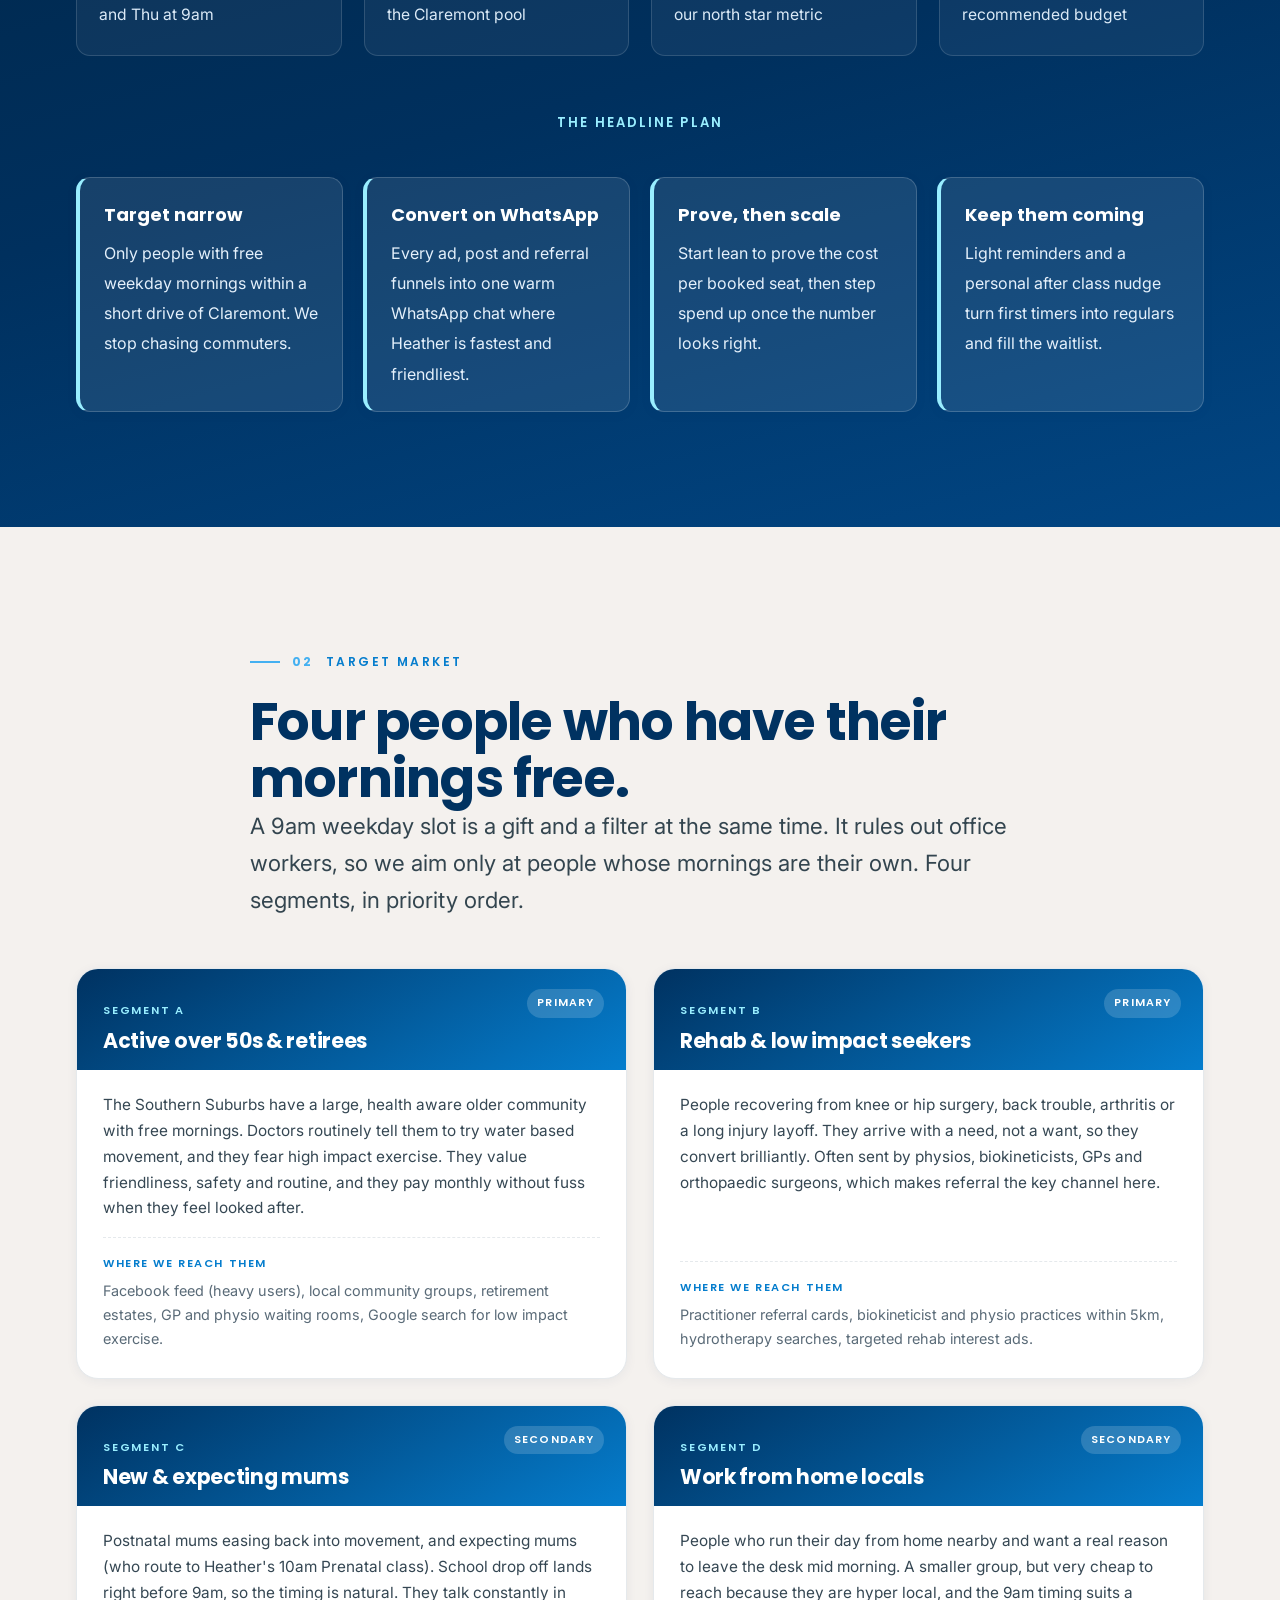
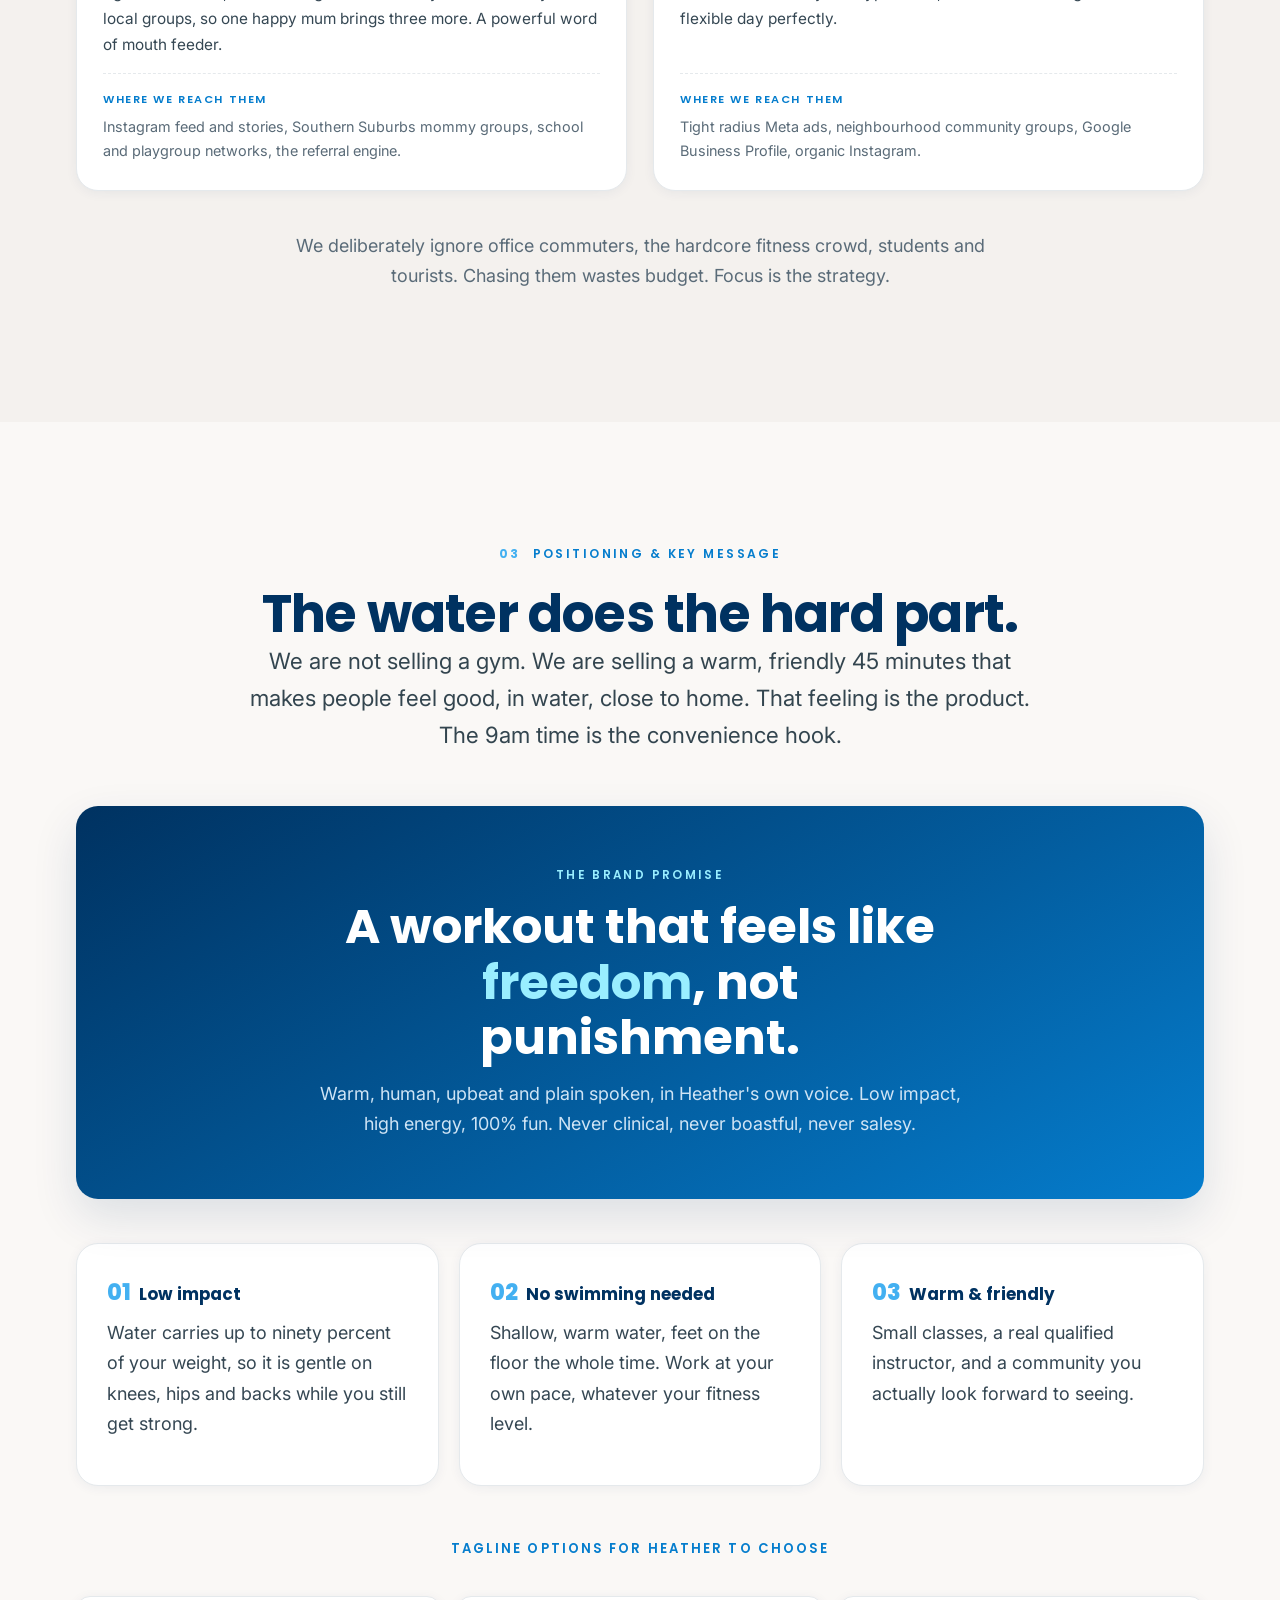
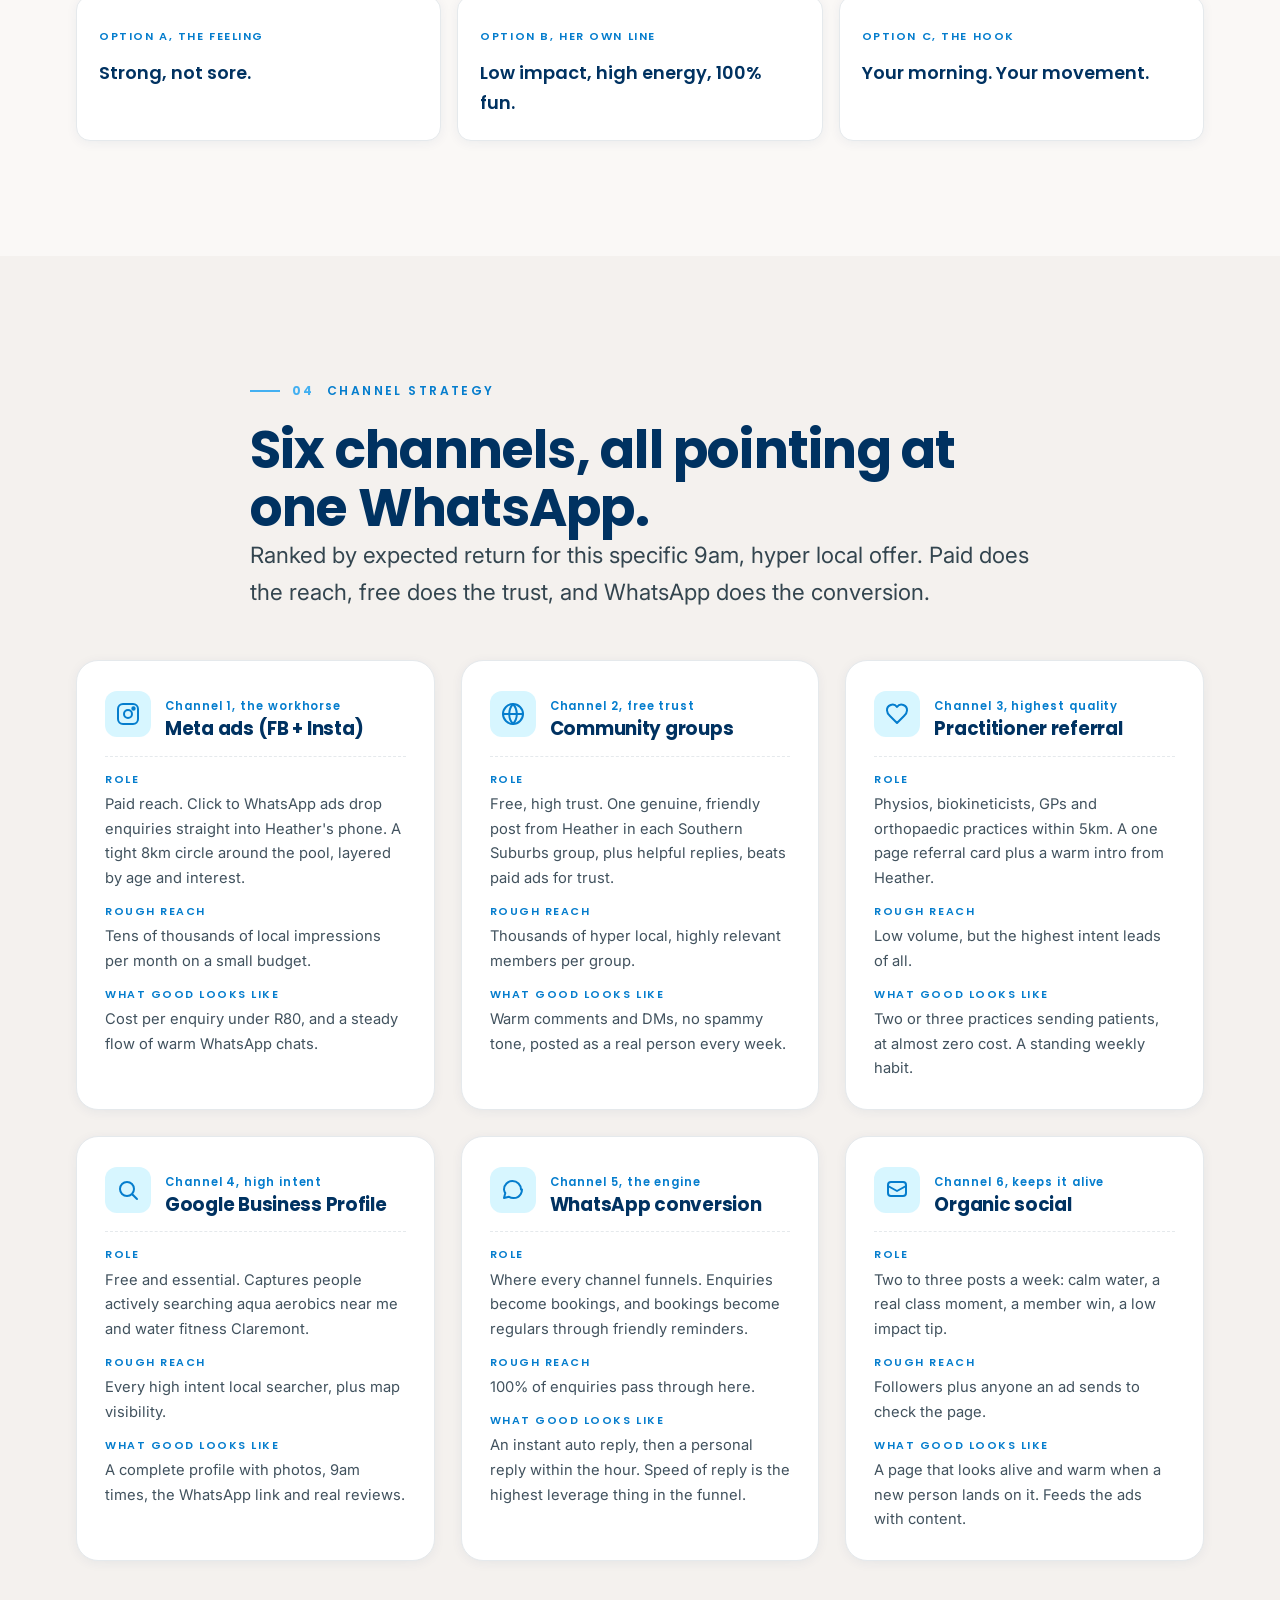
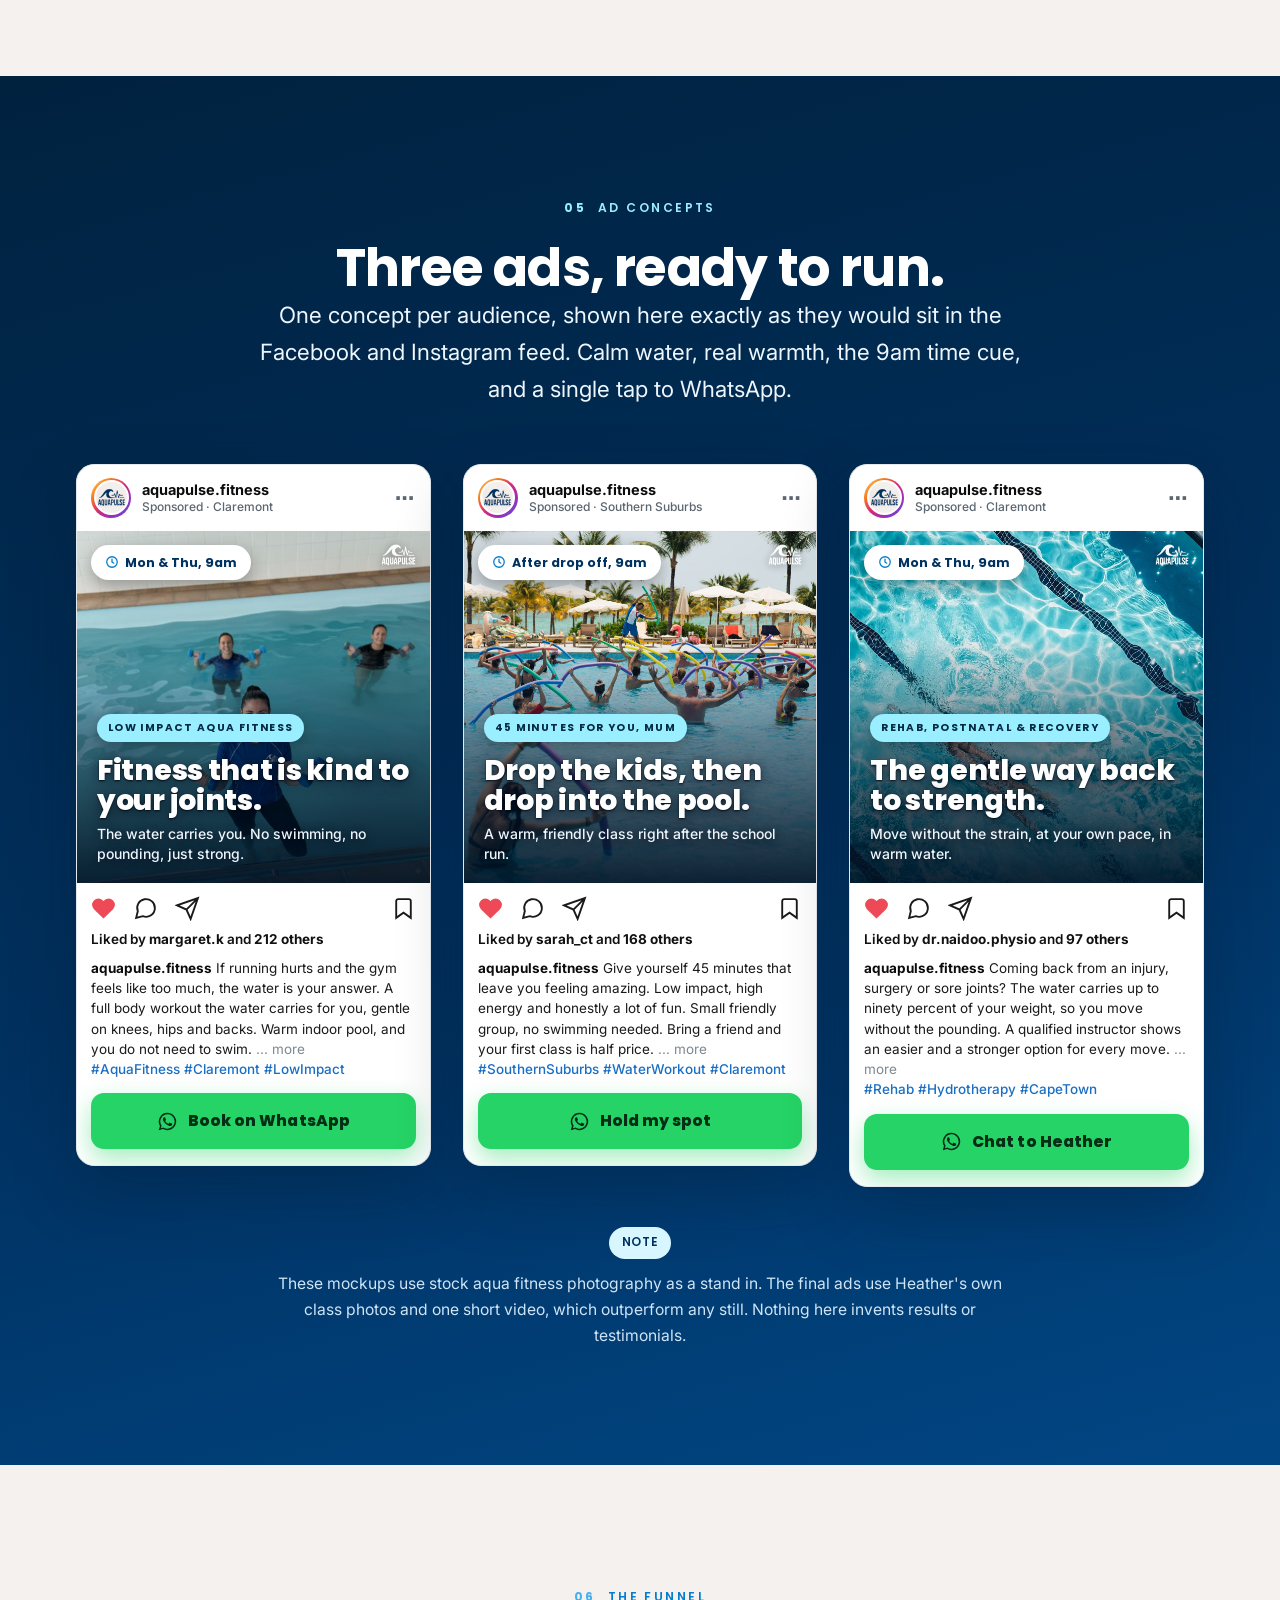
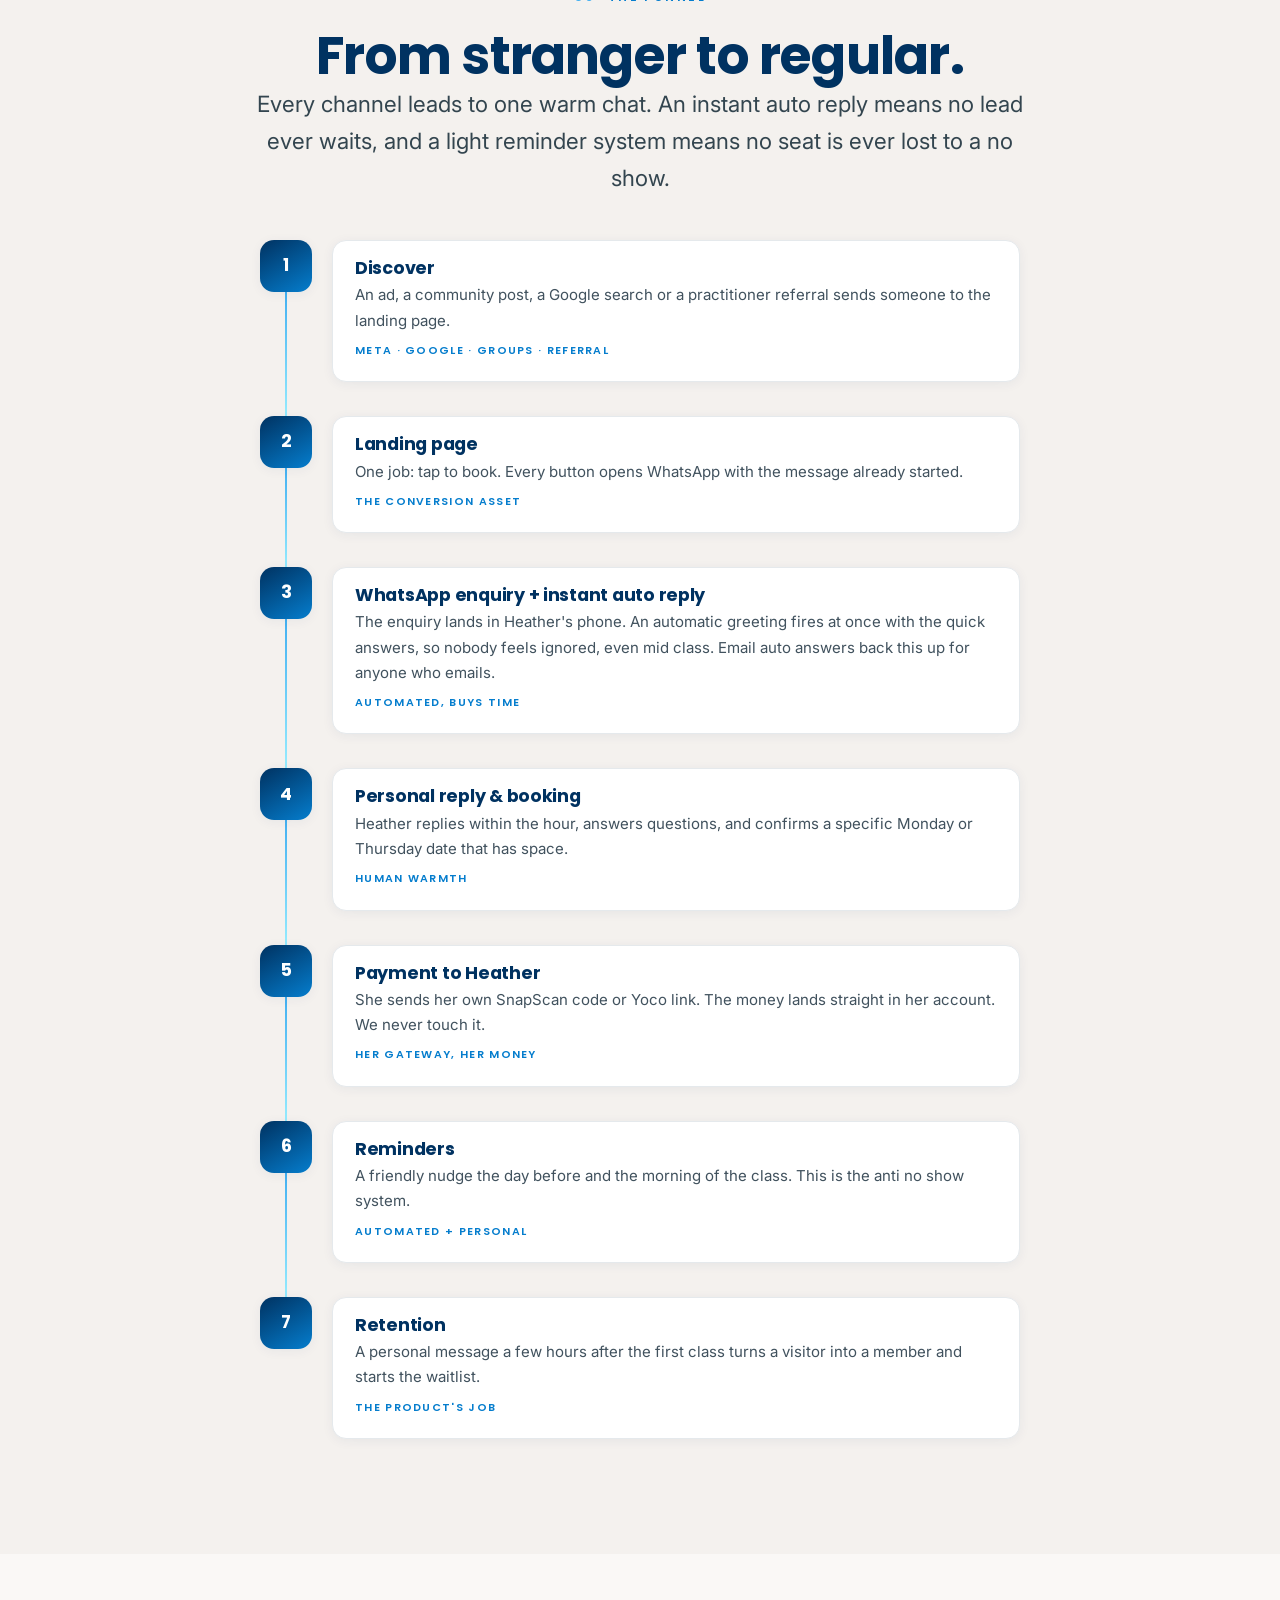
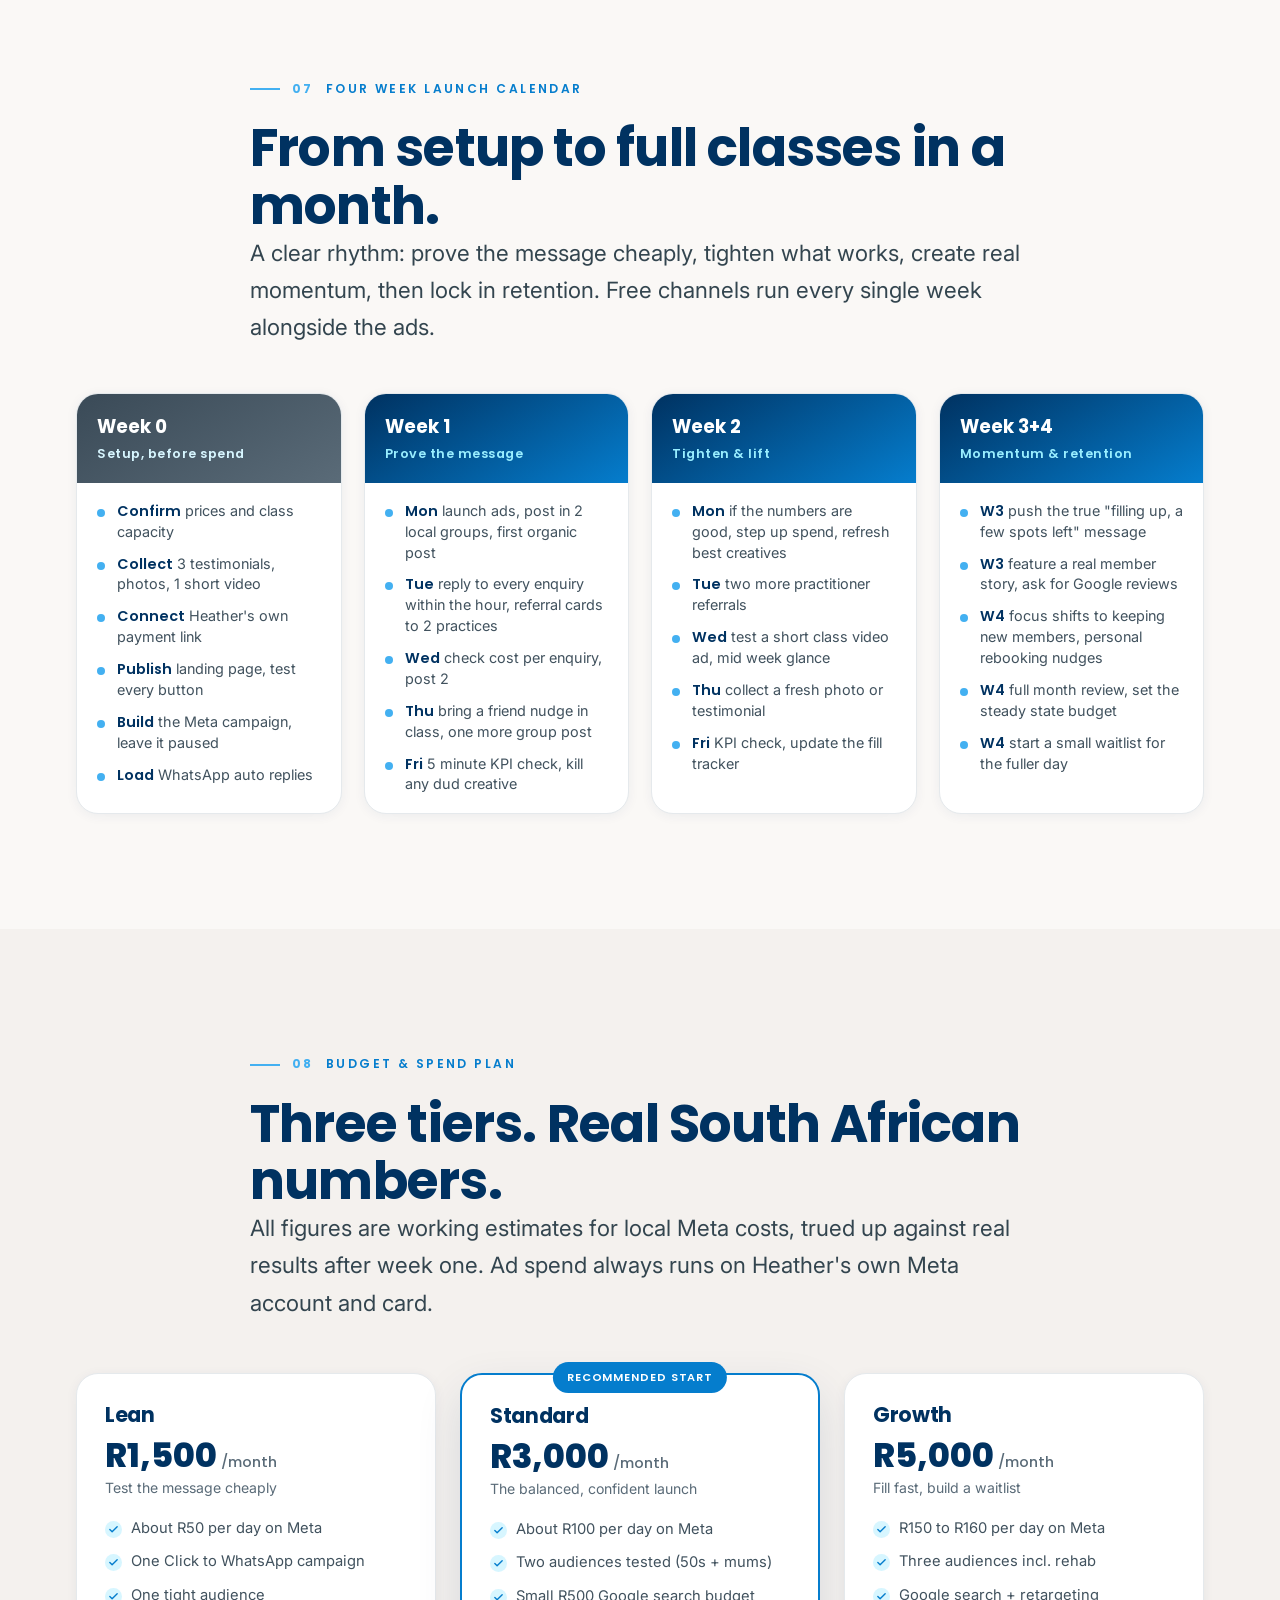
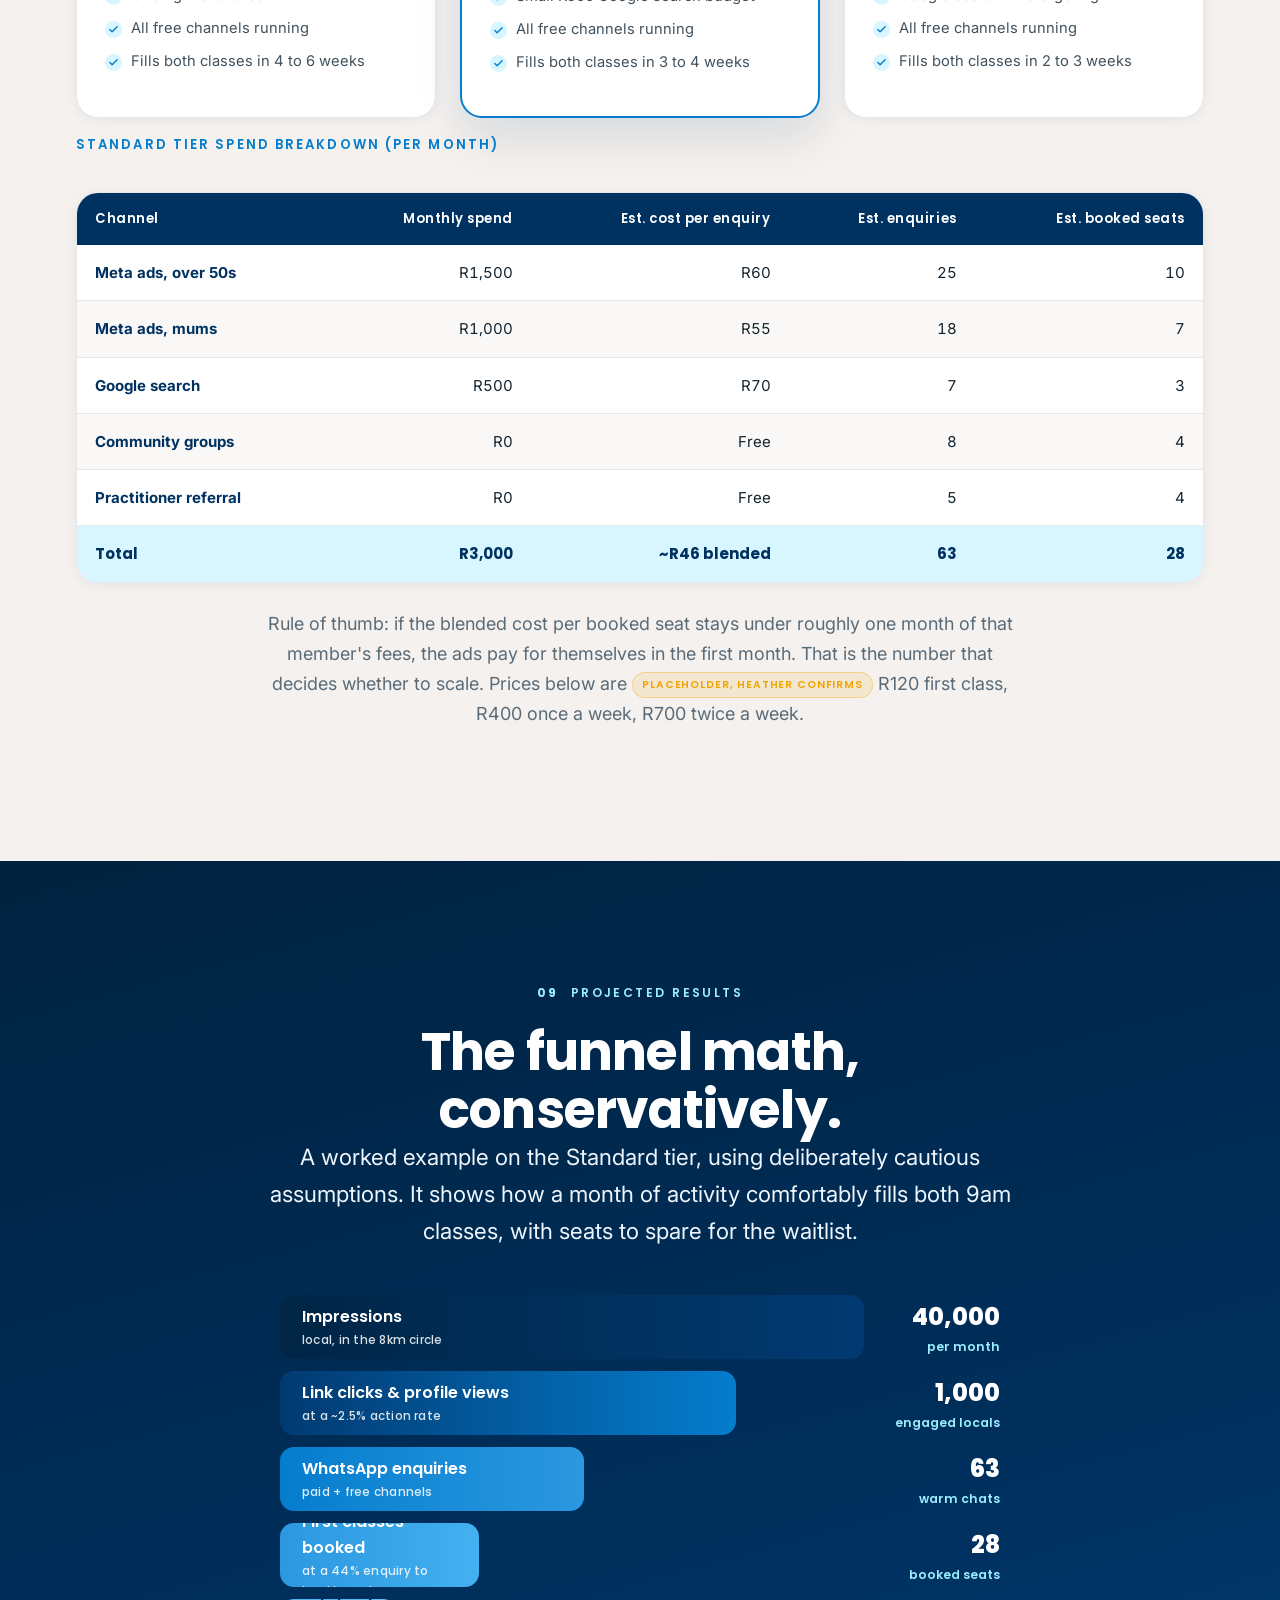
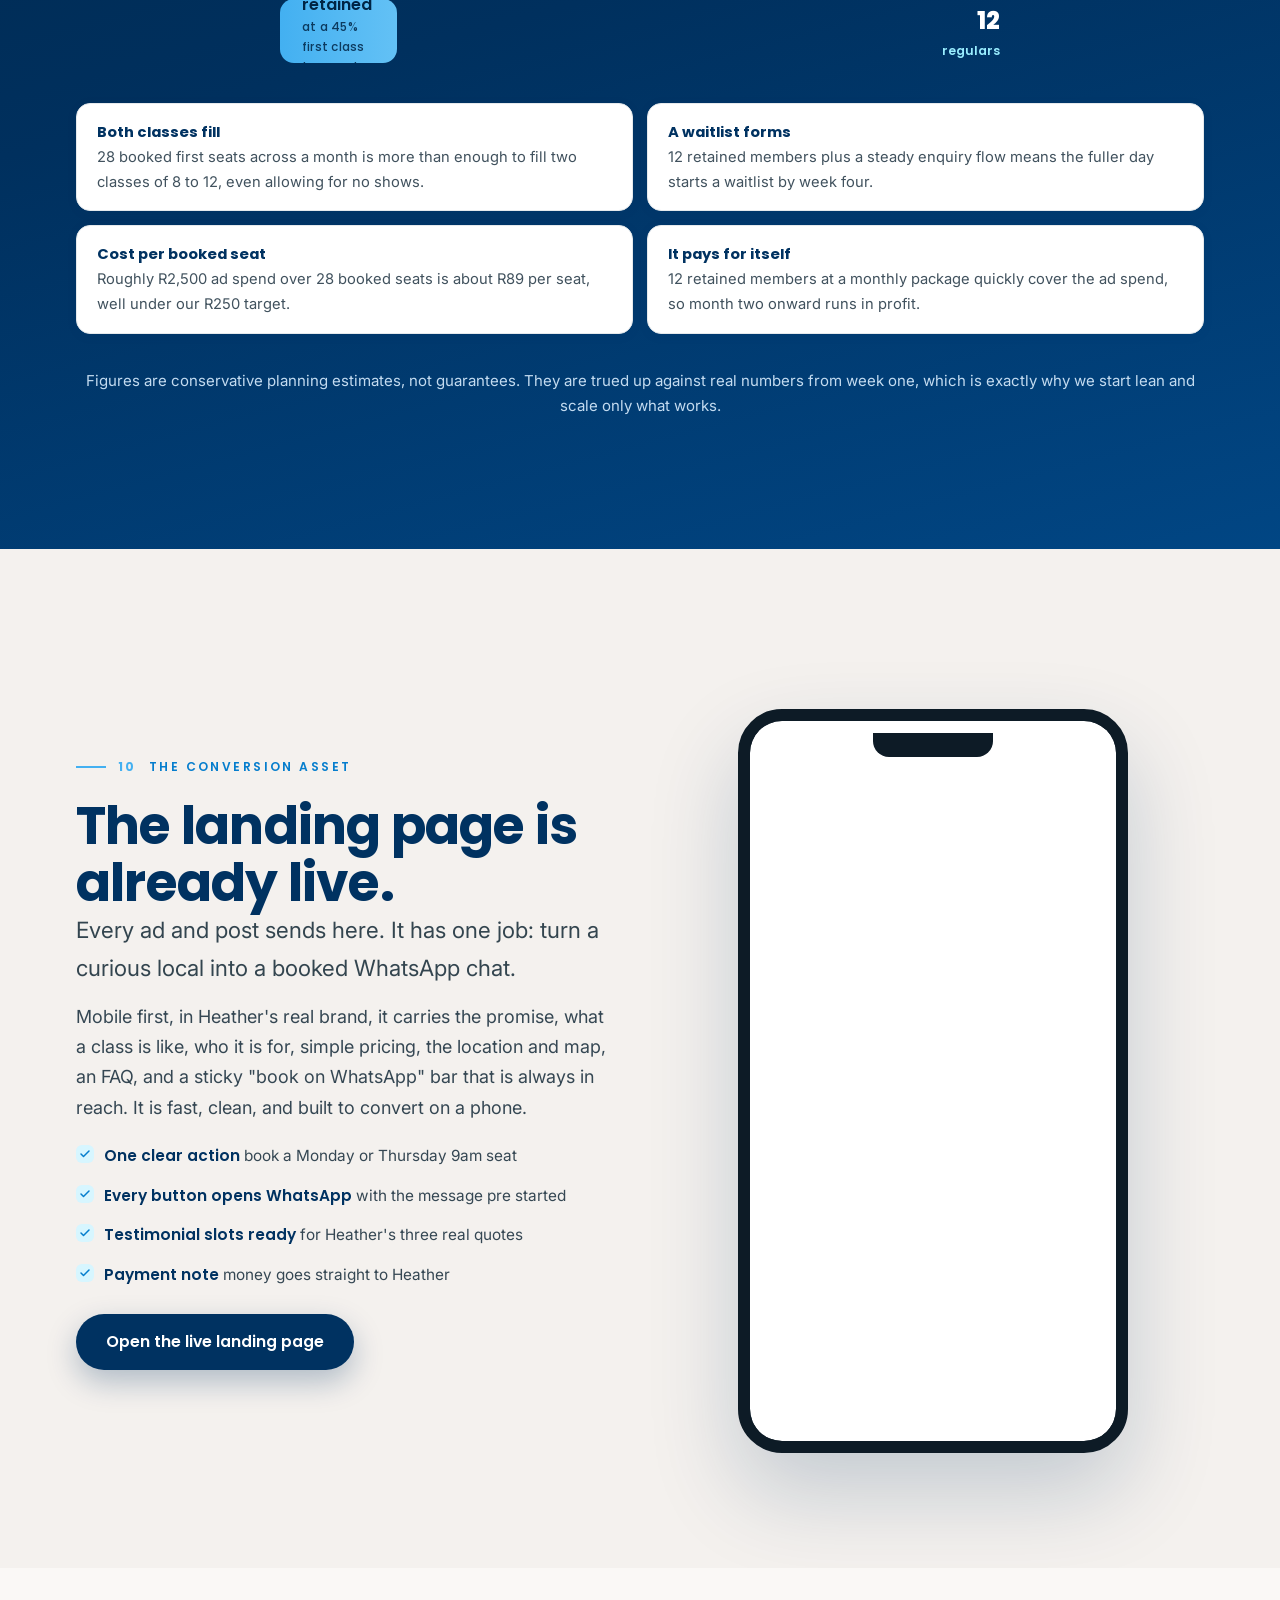
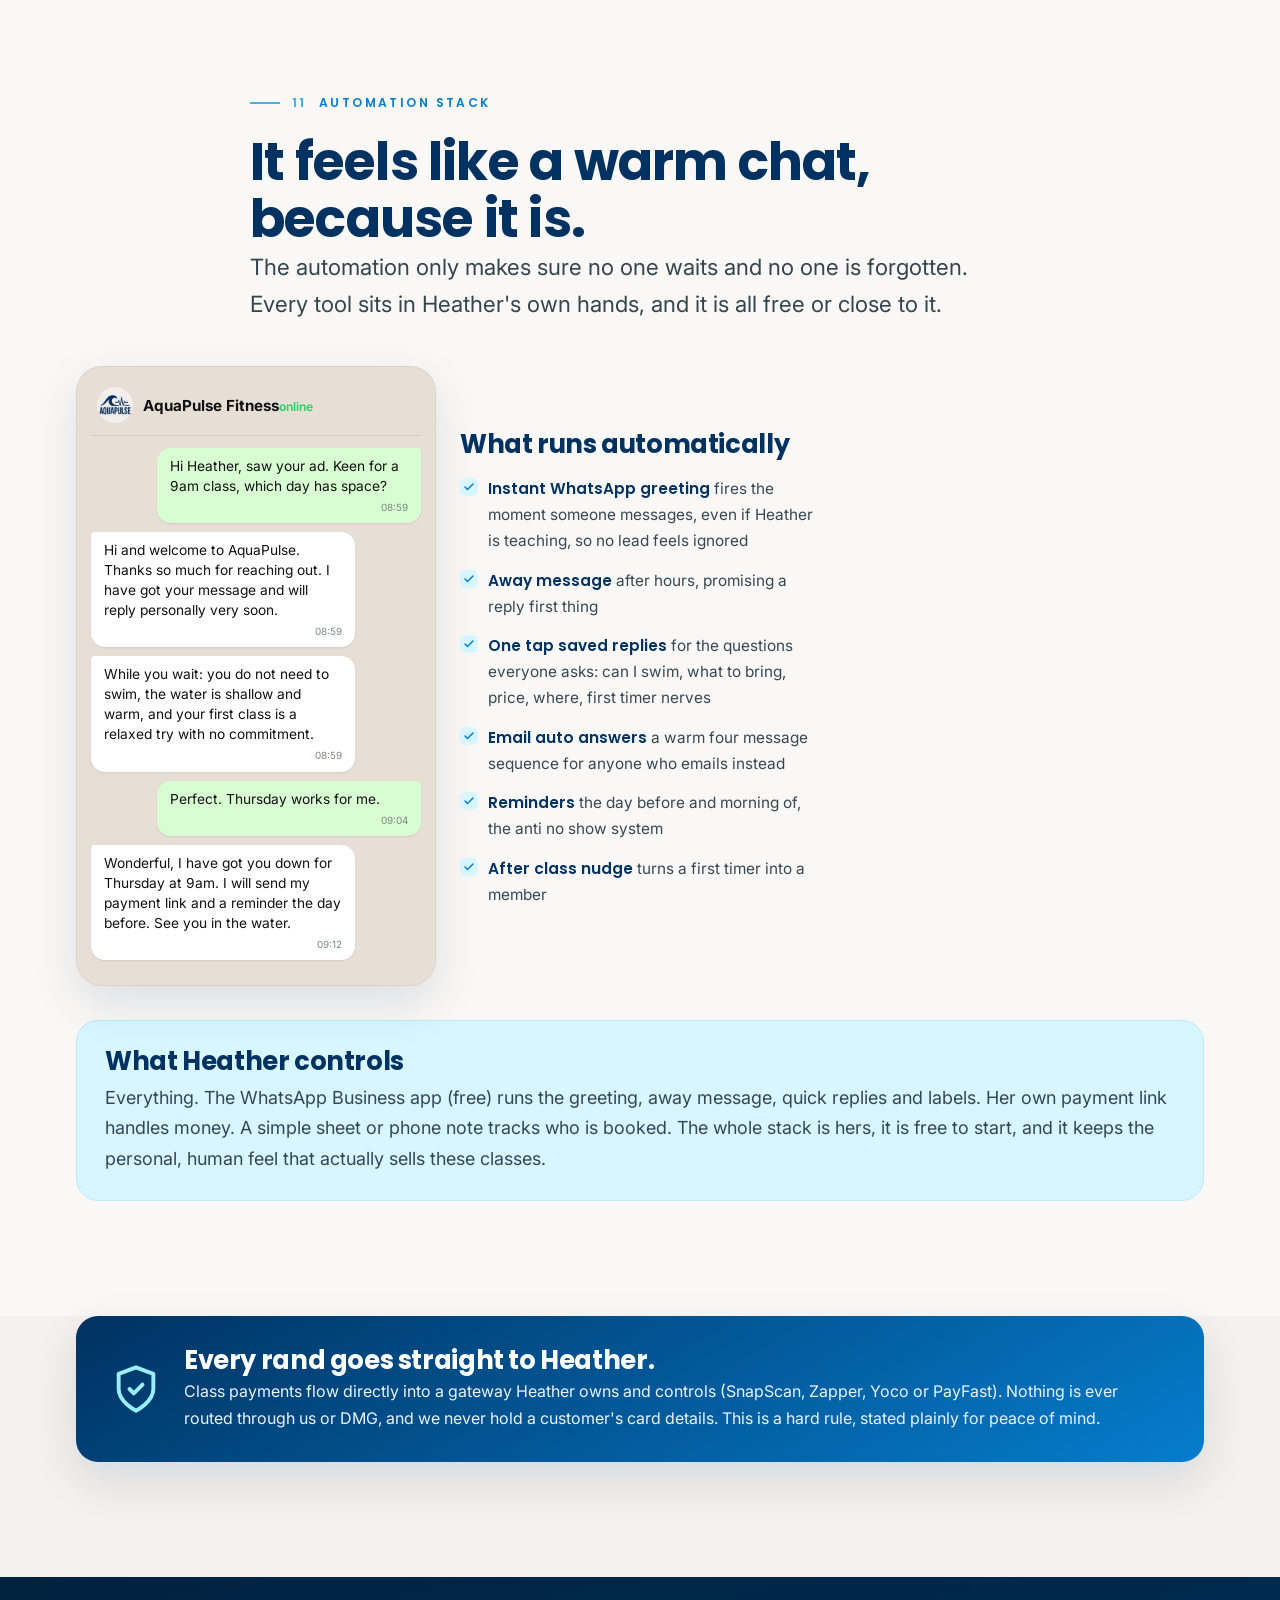
<file: proposal.html>
<!DOCTYPE html>
<html lang="en">
<head>
<meta charset="UTF-8">
<meta name="viewport" content="width=device-width, initial-scale=1.0">
<title>AquaPulse Fitness, Marketing Strategy &amp; Growth Proposal</title>
<meta name="description" content="A premium marketing strategy and growth proposal to fill AquaPulse Fitness' Monday and Thursday 9am aqua fitness classes in Claremont, Cape Town.">
<link rel="icon" type="image/png" href="assets/favicon.png?v=4">
<link rel="preconnect" href="https://fonts.googleapis.com">
<link rel="preconnect" href="https://fonts.gstatic.com" crossorigin>
<link href="https://fonts.googleapis.com/css2?family=Poppins:wght@400;500;600;700;800&family=Inter:wght@400;500;600;700&display=swap" rel="stylesheet">
<style>
/* ============================================================
   AquaPulse Fitness, Marketing Strategy and Growth Proposal
   Palette sampled from Heather Brown's own logo (navy / ocean / sky / aqua)
   Signature motif: the pulse line from the AquaPulse mark
   No em or en dashes anywhere. House rule.
   ============================================================ */
:root{
  --navy:#003261; --navy-deep:#002545; --navy-2:#013a72;
  --ocean:#057dcd; --sky:#43b0f1; --aqua:#99eeff; --aqua-soft:#d7f6ff;
  --paper:#f4f1ee; --paper-2:#faf8f6; --white:#ffffff;
  --ink:#132430; --muted:#5a6b78; --line:#e5e9ec; --gold:#f0a500;
  --shadow-sm:0 2px 12px rgba(0,50,97,.06);
  --shadow-md:0 18px 46px rgba(0,50,97,.12);
  --shadow-lg:0 40px 90px rgba(0,50,97,.20);
  --radius:22px; --radius-sm:14px; --maxw:1180px;
  --f-head:'Poppins',system-ui,-apple-system,sans-serif;
  --f-body:'Inter',system-ui,-apple-system,sans-serif;
}
*{box-sizing:border-box;margin:0;padding:0}
html{scroll-behavior:smooth;scroll-padding-top:76px;-webkit-text-size-adjust:100%}
body{font-family:var(--f-body);color:var(--ink);background:var(--paper);line-height:1.68;font-size:18px;-webkit-font-smoothing:antialiased;overflow-x:hidden}
h1,h2,h3,h4{font-family:var(--f-head);line-height:1.1;color:var(--navy);font-weight:700;letter-spacing:-.015em}
h1{font-size:clamp(2.5rem,6.6vw,4.9rem)}
h2{font-size:clamp(2rem,4.3vw,3.25rem)}
h3{font-size:clamp(1.2rem,2.3vw,1.6rem)}
h4{font-size:.82rem;letter-spacing:.16em;text-transform:uppercase;font-weight:600}
p{margin-bottom:1rem;color:#354753}
a{color:var(--ocean);text-decoration:none}
img{max-width:100%;display:block}
strong{color:var(--navy);font-weight:600}
.wrap{max-width:var(--maxw);margin:0 auto;padding:0 26px}
.section{padding:clamp(64px,9vw,132px) 0;position:relative}
.section--tint{background:var(--paper-2)}
.section--navy{background:linear-gradient(165deg,#00223f 0%,#00305e 55%,#014684 100%);color:#e4f0fb}
.section--navy h2,.section--navy h3,.section--navy h4{color:#fff}
.section--navy p{color:#dbeaf7}
.center{text-align:center}
.narrow{max-width:780px;margin-left:auto;margin-right:auto}
.lead{font-size:clamp(1.14rem,2vw,1.4rem);color:#33454f;line-height:1.66}
.section--navy .lead{color:#eef6fd}

/* section eyebrow with number chip + pulse tick */
.eyebrow{font-family:var(--f-head);font-weight:600;font-size:.76rem;letter-spacing:.2em;text-transform:uppercase;color:var(--ocean);display:inline-flex;align-items:center;gap:12px;margin-bottom:20px}
.eyebrow .num{font-variant-numeric:tabular-nums;color:var(--sky);font-weight:700}
.eyebrow::before{content:"";width:30px;height:2px;background:var(--sky)}
.center .eyebrow{justify-content:center}
.center .eyebrow::before{display:none}
.section--navy .eyebrow{color:var(--aqua)}
.section--navy .eyebrow .num{color:var(--aqua)}
.section--navy .eyebrow::before{background:var(--aqua)}

/* ---------- PROGRESS + NAV ---------- */
.progress{position:fixed;top:0;left:0;height:3px;width:0;background:linear-gradient(90deg,var(--ocean),var(--aqua));z-index:120;transition:width .1s linear}
.nav{position:sticky;top:0;z-index:100;background:rgba(244,241,238,.82);backdrop-filter:saturate(180%) blur(16px);border-bottom:1px solid rgba(0,50,97,.08)}
.nav__inner{max-width:var(--maxw);margin:0 auto;padding:11px 26px;display:flex;align-items:center;justify-content:space-between;gap:16px}
.nav__brand{display:flex;align-items:center;gap:11px;font-family:var(--f-head);font-weight:700;color:var(--navy);font-size:1rem}
.nav__brand img{height:30px;width:auto}
.nav__links{display:flex;gap:22px;align-items:center}
.nav__links a{color:var(--navy);font-weight:500;font-size:.9rem;opacity:.78;transition:opacity .2s}
.nav__links a:hover{opacity:1}
.nav__cta{background:var(--navy);color:#fff !important;padding:9px 18px;border-radius:100px;font-weight:600;opacity:1 !important}
.nav__cta:hover{background:var(--ocean)}
.nav__toggle{display:none;background:none;border:0;cursor:pointer;color:var(--navy);font-size:1.5rem;line-height:1}
@media(max-width:940px){
  .nav__links{position:fixed;inset:56px 0 auto 0;flex-direction:column;background:var(--paper);padding:16px 26px 24px;gap:2px;border-bottom:1px solid var(--line);transform:translateY(-150%);transition:transform .3s ease;box-shadow:var(--shadow-md);max-height:82vh;overflow:auto}
  .nav__links.open{transform:translateY(0)}
  .nav__links a{padding:12px 4px;width:100%;border-bottom:1px solid rgba(0,50,97,.06);font-size:1rem}
  .nav__toggle{display:block}
}

/* ---------- BUTTONS ---------- */
.btn{display:inline-flex;align-items:center;gap:9px;font-family:var(--f-head);font-weight:600;font-size:.98rem;padding:15px 30px;border-radius:100px;cursor:pointer;transition:transform .2s,box-shadow .2s,background .2s;border:0}
.btn--primary{background:var(--navy);color:#fff;box-shadow:0 12px 30px rgba(0,50,97,.28)}
.btn--primary:hover{transform:translateY(-2px);background:var(--ocean);box-shadow:0 18px 40px rgba(5,125,205,.36)}
.btn--light{background:#fff;color:var(--navy)}
.btn--light:hover{transform:translateY(-2px);box-shadow:var(--shadow-md)}
.btn--aqua{background:var(--aqua);color:var(--navy-deep)}
.btn--aqua:hover{transform:translateY(-2px);box-shadow:0 16px 36px rgba(153,238,255,.4)}
.btn-row{display:flex;flex-wrap:wrap;gap:14px}

/* ---------- HERO ---------- */
.hero{position:relative;min-height:100vh;display:flex;flex-direction:column;justify-content:center;background:radial-gradient(120% 90% at 78% 12%,#024a8f 0%,#003261 46%,#002037 100%);color:#fff;overflow:hidden;padding:120px 0 80px}
.hero__waves{position:absolute;inset:0;z-index:0;opacity:.5}
.hero__waves svg{position:absolute;width:200%;left:-50%}
.hero .wrap{position:relative;z-index:2}
.hero__logo{height:52px;width:auto;filter:brightness(0) invert(1);margin-bottom:34px;opacity:.96}
.hero__kicker{display:inline-flex;align-items:center;gap:11px;font-family:var(--f-head);font-weight:600;font-size:.78rem;letter-spacing:.24em;text-transform:uppercase;color:var(--aqua);margin-bottom:26px;padding:8px 16px;border:1px solid rgba(153,238,255,.35);border-radius:100px;background:rgba(153,238,255,.06)}
.hero__kicker .dot{width:7px;height:7px;border-radius:50%;background:var(--aqua);box-shadow:0 0 0 0 rgba(153,238,255,.7);animation:pulse 2.4s infinite}
@keyframes pulse{0%{box-shadow:0 0 0 0 rgba(153,238,255,.6)}70%{box-shadow:0 0 0 12px rgba(153,238,255,0)}100%{box-shadow:0 0 0 0 rgba(153,238,255,0)}}
.hero h1{color:#fff;max-width:15ch;margin-bottom:24px}
.hero h1 em{font-style:normal;color:var(--aqua);position:relative}
.hero__sub{color:#d6e8f7;font-size:clamp(1.1rem,2vw,1.4rem);max-width:600px;margin-bottom:40px;line-height:1.55}
.hero__meta{display:flex;flex-wrap:wrap;gap:14px 40px;margin-top:56px;padding-top:32px;border-top:1px solid rgba(255,255,255,.14)}
.hero__meta div{min-width:120px}
.hero__meta span{display:block;font-size:.72rem;letter-spacing:.18em;text-transform:uppercase;color:var(--sky);margin-bottom:6px;font-family:var(--f-head);font-weight:600}
.hero__meta strong{color:#fff;font-size:1.06rem;font-family:var(--f-head);font-weight:600}
/* animated pulse line signature under hero headline */
.pulseline{width:100%;max-width:420px;height:38px;margin:8px 0 8px}
.pulseline path{fill:none;stroke:var(--aqua);stroke-width:2.4;stroke-linecap:round;stroke-linejoin:round;stroke-dasharray:640;stroke-dashoffset:640;animation:draw 2.6s ease forwards .4s}
@keyframes draw{to{stroke-dashoffset:0}}
.scrollcue{position:absolute;bottom:26px;left:50%;transform:translateX(-50%);z-index:3;color:var(--aqua);font-size:.72rem;letter-spacing:.2em;text-transform:uppercase;font-family:var(--f-head);display:flex;flex-direction:column;align-items:center;gap:8px;opacity:.8}
.scrollcue i{width:22px;height:34px;border:2px solid rgba(153,238,255,.5);border-radius:12px;position:relative}
.scrollcue i::after{content:"";position:absolute;top:6px;left:50%;transform:translateX(-50%);width:3px;height:7px;background:var(--aqua);border-radius:2px;animation:scrolldot 1.8s infinite}
@keyframes scrolldot{0%{opacity:0;transform:translate(-50%,0)}40%{opacity:1}80%{opacity:0;transform:translate(-50%,10px)}}

/* ---------- reveal on scroll ---------- */
.reveal{opacity:0;transform:translateY(28px);transition:opacity .7s cubic-bezier(.2,.7,.2,1),transform .7s cubic-bezier(.2,.7,.2,1)}
.reveal.in{opacity:1;transform:none}

/* ---------- generic cards / grids ---------- */
.grid{display:grid;gap:26px}
.g2{grid-template-columns:repeat(2,1fr)}
.g3{grid-template-columns:repeat(3,1fr)}
.g4{grid-template-columns:repeat(4,1fr)}
@media(max-width:900px){.g3,.g4{grid-template-columns:repeat(2,1fr)}}
@media(max-width:640px){.g2,.g3,.g4{grid-template-columns:1fr}}
.card{background:var(--white);border:1px solid var(--line);border-radius:var(--radius);padding:30px;box-shadow:var(--shadow-sm);transition:transform .25s,box-shadow .25s}
.card:hover{transform:translateY(-4px);box-shadow:var(--shadow-md)}
.card h3{margin-bottom:10px}
.chip{display:inline-flex;align-items:center;gap:7px;font-family:var(--f-head);font-weight:600;font-size:.74rem;letter-spacing:.06em;padding:6px 13px;border-radius:100px;background:var(--aqua-soft);color:var(--navy);text-transform:uppercase}

/* ---------- exec summary stats ---------- */
.statrow{display:grid;grid-template-columns:repeat(4,1fr);gap:22px;margin-top:52px}
@media(max-width:820px){.statrow{grid-template-columns:repeat(2,1fr)}}
.stat{background:rgba(255,255,255,.05);border:1px solid rgba(255,255,255,.14);border-radius:var(--radius-sm);padding:26px 22px}
.stat b{display:block;font-family:var(--f-head);font-weight:800;font-size:clamp(1.9rem,3.4vw,2.7rem);color:var(--aqua);line-height:1;margin-bottom:8px}
.stat span{color:#dbeaf7;font-size:.98rem}
.summary-plan{display:grid;grid-template-columns:repeat(4,1fr);gap:20px;margin-top:46px}
@media(max-width:820px){.summary-plan{grid-template-columns:repeat(2,1fr)}}
@media(max-width:520px){.summary-plan{grid-template-columns:1fr}}
.plan-step{position:relative;padding:22px 22px 22px 24px;border-left:4px solid var(--sky);background:var(--white);border-radius:var(--radius-sm);box-shadow:var(--shadow-sm)}
.plan-step b{font-family:var(--f-head);color:var(--navy);display:block;font-size:1.12rem;margin-bottom:8px}
.plan-step span{font-size:1rem;color:#41525e;line-height:1.55}
.section--navy .plan-step{border-left-color:var(--aqua);background:rgba(255,255,255,.09);border:1px solid rgba(255,255,255,.18);border-left:4px solid var(--aqua)}
.section--navy .plan-step b{color:#fff}
.section--navy .plan-step span{color:#e4f0fb}

/* ---------- personas ---------- */
.persona{background:var(--white);border:1px solid var(--line);border-radius:var(--radius);overflow:hidden;box-shadow:var(--shadow-sm);transition:transform .25s,box-shadow .25s;display:flex;flex-direction:column}
.persona:hover{transform:translateY(-5px);box-shadow:var(--shadow-md)}
.persona__top{padding:24px 26px 18px;background:linear-gradient(150deg,var(--navy),var(--ocean));color:#fff;position:relative}
.persona__top .tag{font-size:.7rem;letter-spacing:.16em;text-transform:uppercase;color:var(--aqua);font-family:var(--f-head);font-weight:600}
.persona__top h3{color:#fff;margin-top:6px;font-size:1.28rem}
.persona__top .prio{position:absolute;top:20px;right:22px;font-size:.68rem;font-family:var(--f-head);font-weight:600;letter-spacing:.1em;text-transform:uppercase;background:rgba(255,255,255,.16);padding:5px 10px;border-radius:100px}
.persona__body{padding:22px 26px 26px;flex:1;display:flex;flex-direction:column}
.persona__body .why{color:#354753;font-size:.96rem;margin-bottom:16px}
.persona__reach{margin-top:auto;padding-top:16px;border-top:1px dashed var(--line)}
.persona__reach span{display:block;font-size:.7rem;letter-spacing:.14em;text-transform:uppercase;color:var(--ocean);font-family:var(--f-head);font-weight:600;margin-bottom:6px}
.persona__reach p{font-size:.9rem;color:var(--muted);margin:0}

/* ---------- positioning ---------- */
.promise{background:linear-gradient(150deg,var(--navy),var(--ocean));color:#fff;border-radius:var(--radius);padding:clamp(36px,5vw,60px);text-align:center;box-shadow:var(--shadow-md);position:relative;overflow:hidden}
.promise .big{font-family:var(--f-head);font-weight:700;font-size:clamp(1.7rem,4vw,3rem);color:#fff;line-height:1.15;margin-bottom:14px;max-width:20ch;margin-left:auto;margin-right:auto}
.promise .big em{font-style:normal;color:var(--aqua)}
.taglines{display:grid;grid-template-columns:repeat(3,1fr);gap:16px;margin-top:40px}
@media(max-width:760px){.taglines{grid-template-columns:1fr}}
.tagline{background:var(--white);border:1px solid var(--line);border-radius:var(--radius-sm);padding:22px;box-shadow:var(--shadow-sm)}
.tagline span{font-size:.7rem;letter-spacing:.14em;text-transform:uppercase;color:var(--ocean);font-family:var(--f-head);font-weight:600}
.tagline p{font-family:var(--f-head);font-weight:600;color:var(--navy);font-size:1.12rem;margin:8px 0 0}
.prooflist{display:grid;grid-template-columns:repeat(3,1fr);gap:20px;margin-top:44px}
@media(max-width:760px){.prooflist{grid-template-columns:1fr}}
.proof b{font-family:var(--f-head);color:var(--navy);display:block;margin-bottom:6px;font-size:1.05rem}
.proof .n{font-family:var(--f-head);font-weight:800;color:var(--sky);font-size:1.4rem;margin-right:8px}

/* ---------- channels ---------- */
.channel{background:var(--white);border:1px solid var(--line);border-radius:var(--radius);padding:28px;box-shadow:var(--shadow-sm);transition:transform .25s,box-shadow .25s}
.channel:hover{transform:translateY(-4px);box-shadow:var(--shadow-md)}
.channel__head{display:flex;align-items:center;gap:14px;margin-bottom:16px}
.channel__ic{width:46px;height:46px;flex:none;border-radius:12px;background:var(--aqua-soft);display:flex;align-items:center;justify-content:center;color:var(--ocean)}
.channel__ic svg{width:24px;height:24px}
.channel h3{font-size:1.15rem;margin:0}
.channel__rank{font-size:.72rem;color:var(--ocean);font-family:var(--f-head);font-weight:600;letter-spacing:.08em}
.channel dl{margin-top:14px;border-top:1px dashed var(--line);padding-top:14px}
.channel dt{font-size:.68rem;letter-spacing:.14em;text-transform:uppercase;color:var(--ocean);font-family:var(--f-head);font-weight:600;margin-bottom:3px}
.channel dd{font-size:.92rem;color:#41525e;margin-bottom:12px}
.channel dd:last-child{margin-bottom:0}

/* ---------- AD MOCKUPS (real instagram / facebook feed cards) ---------- */
.adgrid{display:grid;grid-template-columns:repeat(3,1fr);gap:32px;align-items:start}
@media(max-width:980px){.adgrid{grid-template-columns:repeat(2,1fr);max-width:840px;margin-left:auto;margin-right:auto}}
@media(max-width:680px){.adgrid{grid-template-columns:1fr;max-width:400px}}
.ad{background:#fff;border:1px solid #e4e9ee;border-radius:18px;overflow:hidden;box-shadow:0 26px 64px rgba(0,25,48,.32);font-family:var(--f-body);transition:transform .28s,box-shadow .28s}
.ad:hover{transform:translateY(-7px);box-shadow:0 40px 90px rgba(0,25,48,.42)}
.ad__bar{display:flex;align-items:center;gap:11px;padding:13px 14px}
.ad__ava{width:40px;height:40px;border-radius:50%;flex:none;background:linear-gradient(135deg,#feda75,#fa7e1e,#d62976,#962fbf,#4f5bd5);padding:2.5px}
.ad__ava img{width:100%;height:100%;border-radius:50%;object-fit:cover;background:#fff;padding:2px;box-sizing:border-box}
.ad__who{line-height:1.28;flex:1;min-width:0}
.ad__who b{font-size:14.5px;color:#0c0c0c;font-weight:700;display:block}
.ad__who small{display:block;font-size:12px;color:#5c6670;font-weight:500}
.ad__dots{color:#5c6670;font-weight:700;letter-spacing:1px;font-size:20px;line-height:1}
.ad__img{position:relative;aspect-ratio:1/1;background-size:cover;background-position:center;display:flex;align-items:flex-end;color:#fff}
.ad__img::after{content:"";position:absolute;inset:0;background:linear-gradient(180deg,rgba(0,22,42,0) 30%,rgba(0,22,42,.5) 60%,rgba(0,18,36,.92) 100%)}
.ad__overlay{position:relative;z-index:2;padding:24px 20px 20px;width:100%}
.ad__overlay .kick{display:inline-block;font-family:var(--f-head);font-weight:700;font-size:10.5px;letter-spacing:.13em;text-transform:uppercase;color:#062b45;background:var(--aqua);padding:5px 11px;border-radius:100px;margin-bottom:13px;box-shadow:0 4px 14px rgba(0,0,0,.28)}
.ad__overlay .hl{font-family:var(--f-head);font-weight:800;font-size:clamp(1.5rem,2.3vw,1.78rem);line-height:1.06;color:#fff;text-shadow:0 2px 14px rgba(0,12,26,.75),0 1px 2px rgba(0,12,26,.9);letter-spacing:-.01em}
.ad__overlay .sub{margin:9px 0 0;font-size:14px;line-height:1.4;color:#eef6fd;font-weight:500;text-shadow:0 1px 10px rgba(0,12,26,.85)}
.ad__timebadge{position:absolute;top:14px;left:14px;z-index:2;background:#fff;color:var(--navy);font-family:var(--f-head);font-weight:700;font-size:12.5px;padding:7px 14px;border-radius:100px;box-shadow:0 6px 18px rgba(0,0,0,.3);display:flex;align-items:center;gap:6px}
.ad__timebadge svg{width:14px;height:14px;color:var(--ocean)}
.ad__logo{position:absolute;top:13px;right:14px;z-index:2;height:22px;filter:brightness(0) invert(1);opacity:.95;filter:brightness(0) invert(1) drop-shadow(0 1px 4px rgba(0,0,0,.4))}
.ad__acts{display:flex;align-items:center;gap:17px;padding:13px 14px 5px}
.ad__acts svg{width:25px;height:25px;color:#1a1a1a}
.ad__acts svg.heart{fill:#ed4956;stroke:#ed4956}
.ad__acts .spacer{flex:1}
.ad__likes{padding:2px 14px;font-weight:600;font-size:13.5px;color:#111}
.ad__likes b{font-weight:700}
.ad__cap{padding:5px 14px 12px;font-size:13.5px;color:#1a1a1a;line-height:1.5}
.ad__cap b{color:#0c0c0c;font-weight:700}
.ad__cap .tags{color:#1a6fc4;font-weight:500}
.ad__cap .more{color:#7d8891}
/* bold WhatsApp call to action button */
.ad__cta{display:flex;align-items:center;justify-content:center;gap:10px;margin:2px 14px 16px;background:#25D366;color:#052e17;font-family:var(--f-head);font-weight:800;font-size:15.5px;padding:15px 16px;border-radius:13px;box-shadow:0 10px 24px rgba(37,211,102,.42);letter-spacing:.005em}
.ad__cta svg{width:21px;height:21px;flex:none}
.adnote{margin-top:40px;text-align:center;font-size:.98rem;color:#cfe4f5;max-width:760px;margin-left:auto;margin-right:auto}
.adnote .chip{margin-bottom:12px}

/* ---------- FUNNEL ---------- */
.funnel{display:grid;grid-template-columns:1fr;gap:0;max-width:760px;margin:44px auto 0;position:relative}
.fstep{display:grid;grid-template-columns:52px 1fr;gap:20px;align-items:start;position:relative;padding-bottom:34px}
.fstep:last-child{padding-bottom:0}
.fstep__num{width:52px;height:52px;border-radius:14px;background:linear-gradient(150deg,var(--navy),var(--ocean));color:#fff;display:flex;align-items:center;justify-content:center;font-family:var(--f-head);font-weight:700;font-size:1.1rem;flex:none;z-index:2;box-shadow:var(--shadow-sm)}
.fstep::before{content:"";position:absolute;left:25px;top:52px;bottom:-6px;width:2px;background:linear-gradient(var(--sky),var(--aqua));z-index:1}
.fstep:last-child::before{display:none}
.fstep__body{background:var(--white);border:1px solid var(--line);border-radius:var(--radius-sm);padding:18px 22px;box-shadow:var(--shadow-sm);flex:1}
.fstep__body h3{font-size:1.1rem;margin-bottom:4px}
.fstep__body p{margin:0;font-size:.94rem;color:#41525e}
.fstep__body .lane{display:inline-block;font-size:.68rem;letter-spacing:.12em;text-transform:uppercase;color:var(--ocean);font-family:var(--f-head);font-weight:600;margin-top:8px}

/* ---------- CALENDAR ---------- */
.cal{display:grid;grid-template-columns:repeat(4,1fr);gap:22px;margin-top:48px}
@media(max-width:900px){.cal{grid-template-columns:repeat(2,1fr)}}
@media(max-width:560px){.cal{grid-template-columns:1fr}}
.week{background:var(--white);border:1px solid var(--line);border-radius:var(--radius);overflow:hidden;box-shadow:var(--shadow-sm);display:flex;flex-direction:column}
.week__head{padding:18px 20px;background:linear-gradient(150deg,var(--navy),var(--ocean));color:#fff}
.week__head .w{font-family:var(--f-head);font-weight:700;font-size:1.15rem}
.week__head .theme{font-size:.8rem;color:var(--aqua);font-family:var(--f-head);font-weight:600;letter-spacing:.04em}
.week ul{list-style:none;padding:18px 20px;margin:0;flex:1}
.week li{font-size:.9rem;color:#41525e;padding-left:20px;position:relative;margin-bottom:11px;line-height:1.45}
.week li:last-child{margin-bottom:0}
.week li::before{content:"";position:absolute;left:0;top:8px;width:8px;height:8px;border-radius:50%;background:var(--sky)}
.week li b{color:var(--navy);font-family:var(--f-head);font-weight:600}
.week--prep .week__head{background:linear-gradient(150deg,#3a4a57,#5a6b78)}
.week--prep .week__head .theme{color:var(--aqua-soft)}

/* ---------- TABLES ---------- */
.tablewrap{overflow-x:auto;margin-top:40px;border-radius:var(--radius);border:1px solid var(--line);box-shadow:var(--shadow-sm);background:#fff}
table{width:100%;border-collapse:collapse;min-width:560px;font-size:.94rem}
th,td{padding:15px 18px;text-align:left;border-bottom:1px solid var(--line)}
thead th{background:var(--navy);color:#fff;font-family:var(--f-head);font-weight:600;font-size:.82rem;letter-spacing:.04em;border-bottom:0}
tbody tr:last-child td{border-bottom:0}
tbody tr:nth-child(even){background:var(--paper-2)}
td b,th b{color:var(--navy)}
.t-num{text-align:right;font-variant-numeric:tabular-nums;white-space:nowrap}
.t-total{background:var(--aqua-soft) !important}
.t-total td{font-family:var(--f-head);font-weight:700;color:var(--navy)}

/* budget tier cards */
.tiers{display:grid;grid-template-columns:repeat(3,1fr);gap:24px;margin-top:8px}
@media(max-width:840px){.tiers{grid-template-columns:1fr}}
.tier{background:#fff;border:1px solid var(--line);border-radius:var(--radius);padding:30px 28px;box-shadow:var(--shadow-sm);position:relative;transition:transform .25s,box-shadow .25s}
.tier:hover{transform:translateY(-4px);box-shadow:var(--shadow-md)}
.tier--feat{border:2px solid var(--ocean);box-shadow:var(--shadow-md)}
.tier--feat::before{content:"Recommended start";position:absolute;top:-13px;left:50%;transform:translateX(-50%);background:var(--ocean);color:#fff;font-family:var(--f-head);font-weight:600;font-size:.7rem;letter-spacing:.08em;text-transform:uppercase;padding:6px 14px;border-radius:100px;white-space:nowrap}
.tier h3{font-size:1.3rem;margin-bottom:4px}
.tier .price{font-family:var(--f-head);font-weight:800;color:var(--navy);font-size:2.1rem;line-height:1;margin:12px 0 4px}
.tier .price small{font-size:.9rem;color:var(--muted);font-weight:500}
.tier .sub{font-size:.88rem;color:var(--muted);margin-bottom:18px}
.tier ul{list-style:none;padding:0;margin:0}
.tier li{font-size:.92rem;color:#41525e;padding-left:26px;position:relative;margin-bottom:12px;line-height:1.45}
.tier li::before{content:"";position:absolute;left:0;top:3px;width:17px;height:17px;border-radius:50%;background:var(--aqua-soft);background-image:url("data:image/svg+xml,%3Csvg xmlns='http://www.w3.org/2000/svg' viewBox='0 0 24 24' fill='none' stroke='%23057dcd' stroke-width='3' stroke-linecap='round' stroke-linejoin='round'%3E%3Cpolyline points='20 6 9 17 4 12'/%3E%3C/svg%3E");background-size:11px;background-repeat:no-repeat;background-position:center}

/* ---------- KPI funnel math ---------- */
.kfunnel{max-width:720px;margin:46px auto 0}
.krow{display:grid;grid-template-columns:1fr auto;gap:16px;align-items:center;margin-bottom:12px}
.kbar{height:64px;border-radius:14px;display:flex;align-items:center;padding:0 22px;color:#fff;font-family:var(--f-head);font-weight:600;position:relative;overflow:hidden}
.kbar .kl{font-size:1rem;z-index:2}
.kbar .kl small{display:block;font-size:.74rem;font-weight:500;opacity:.85;letter-spacing:.02em}
.kval{font-family:var(--f-head);font-weight:800;color:#fff;font-size:1.5rem;text-align:right;min-width:120px}
.kval small{display:block;font-size:.76rem;color:var(--aqua);font-weight:600}
.krow:nth-child(1) .kbar{background:linear-gradient(90deg,#002545,#013a72);width:100%}
.krow:nth-child(2) .kbar{background:linear-gradient(90deg,#013a72,#057dcd);width:78%}
.krow:nth-child(3) .kbar{background:linear-gradient(90deg,#057dcd,#2b98e0);width:52%}
.krow:nth-child(4) .kbar{background:linear-gradient(90deg,#2b98e0,#43b0f1);width:34%}
.krow:nth-child(5) .kbar{background:linear-gradient(90deg,#43b0f1,#63c1f5);width:20%;color:var(--navy-deep)}
@media(max-width:560px){.krow{grid-template-columns:1fr}.kval{text-align:left;min-width:0}.kbar{width:100% !important}}
.kpiassump{margin-top:40px;display:grid;grid-template-columns:repeat(2,1fr);gap:14px}
@media(max-width:640px){.kpiassump{grid-template-columns:1fr}}
.kpiassump .a{background:var(--white);border:1px solid var(--line);border-radius:var(--radius-sm);padding:16px 20px;box-shadow:var(--shadow-sm);font-size:.92rem;color:#41525e}
.kpiassump .a b{display:block;color:var(--navy);font-family:var(--f-head)}

/* ---------- LANDING EMBED ---------- */
.device{max-width:390px;margin:44px auto 0;border:12px solid #0d1b26;border-radius:44px;box-shadow:var(--shadow-lg);overflow:hidden;background:#0d1b26;position:relative}
.device::before{content:"";position:absolute;top:12px;left:50%;transform:translateX(-50%);width:120px;height:24px;background:#0d1b26;border-radius:0 0 16px 16px;z-index:3}
.device iframe{width:100%;height:720px;border:0;display:block;background:#fff}
.device__frame{border-radius:32px;overflow:hidden}
.embedside{display:grid;grid-template-columns:1fr 1fr;gap:44px;align-items:center}
@media(max-width:860px){.embedside{grid-template-columns:1fr}}

/* ---------- AUTOMATION ---------- */
.autogrid{display:grid;grid-template-columns:repeat(3,1fr);gap:24px;margin-top:44px}
@media(max-width:860px){.autogrid{grid-template-columns:1fr}}
.chatdemo{max-width:360px;margin:0 auto;background:#e7ded6;border-radius:26px;padding:16px 14px;box-shadow:var(--shadow-md);border:1px solid rgba(0,0,0,.05)}
.chatdemo__hd{display:flex;align-items:center;gap:10px;padding:4px 6px 12px;border-bottom:1px solid rgba(0,0,0,.08);margin-bottom:12px}
.chatdemo__hd img{width:36px;height:36px;border-radius:50%;object-fit:cover}
.chatdemo__hd b{font-family:var(--f-body);font-weight:700;color:#111;font-size:.95rem;line-height:1.1}
.chatdemo__hd small{color:#25d366;font-size:.76rem;font-weight:600}
.bubble{max-width:80%;padding:9px 13px;border-radius:14px;font-size:.86rem;line-height:1.45;margin-bottom:9px;box-shadow:0 1px 2px rgba(0,0,0,.08)}
.bubble.them{background:#fff;color:#111;border-top-left-radius:4px}
.bubble.me{background:#d9fdd3;color:#111;margin-left:auto;border-top-right-radius:4px}
.bubble small{display:block;text-align:right;font-size:.62rem;color:#7a8a80;margin-top:3px}
.autofeat li{list-style:none;padding-left:28px;position:relative;margin-bottom:14px;color:#354753;font-size:.96rem}
.autofeat li::before{content:"";position:absolute;left:0;top:2px;width:18px;height:18px;border-radius:6px;background:var(--aqua-soft);background-image:url("data:image/svg+xml,%3Csvg xmlns='http://www.w3.org/2000/svg' viewBox='0 0 24 24' fill='none' stroke='%23057dcd' stroke-width='3' stroke-linecap='round' stroke-linejoin='round'%3E%3Cpolyline points='20 6 9 17 4 12'/%3E%3C/svg%3E");background-size:12px;background-repeat:no-repeat;background-position:center}
.autofeat li b{color:var(--navy);font-family:var(--f-head);font-weight:600}
.controlbox{background:var(--aqua-soft);border:1px solid #bfe9f5;border-radius:var(--radius);padding:26px 28px;margin-top:34px}
.controlbox h3{margin-bottom:8px}

/* ---------- CHECKLIST / next steps ---------- */
.checklist{display:grid;grid-template-columns:repeat(2,1fr);gap:20px;margin-top:44px}
@media(max-width:760px){.checklist{grid-template-columns:1fr}}
.check{background:rgba(255,255,255,.05);border:1px solid rgba(255,255,255,.16);border-radius:var(--radius-sm);padding:24px 24px 24px 66px;position:relative}
.check .n{position:absolute;left:22px;top:24px;width:32px;height:32px;border-radius:9px;background:var(--aqua);color:var(--navy-deep);display:flex;align-items:center;justify-content:center;font-family:var(--f-head);font-weight:700;font-size:.95rem}
.check b{color:#fff;font-family:var(--f-head);font-weight:600;font-size:1.08rem;display:block;margin-bottom:5px}
.check p{color:#dbeaf7;font-size:.96rem;margin:0}

/* ---------- payment guarantee band ---------- */
.guarantee{display:flex;align-items:center;gap:22px;background:linear-gradient(150deg,var(--navy),var(--ocean));color:#fff;border-radius:var(--radius);padding:30px 34px;box-shadow:var(--shadow-md)}
.guarantee svg{width:52px;height:52px;flex:none;color:var(--aqua)}
.guarantee h3{color:#fff;margin-bottom:4px}
.guarantee p{color:#eaf4fc;margin:0;font-size:1rem}

/* ---------- closing ---------- */
.closing{text-align:center}
.closing h2{color:#fff;max-width:16ch;margin:0 auto 18px}
.closing h2 em{font-style:normal;color:var(--aqua)}
.closing .lead{color:#eef6fd}
.closing p{color:#dbeaf7}

/* ---------- footer ---------- */
.foot{background:var(--navy-deep);color:#c3dbf0;padding:44px 0;text-align:center;font-size:.9rem}
.foot img{height:30px;filter:brightness(0) invert(1);margin:0 auto 16px;opacity:.9}
.foot a{color:var(--aqua)}
.foot .disc{max-width:640px;margin:14px auto 0;font-size:.82rem;color:#93b4cf;line-height:1.6}

/* placeholder flag */
.flag{display:inline-block;font-size:.66rem;letter-spacing:.08em;text-transform:uppercase;font-family:var(--f-head);font-weight:600;color:var(--gold);background:rgba(240,165,0,.12);border:1px solid rgba(240,165,0,.35);padding:3px 9px;border-radius:100px;vertical-align:middle}

@media print{
  .nav,.progress,.scrollcue{display:none}
  .reveal{opacity:1 !important;transform:none !important}
  .section{padding:40px 0;break-inside:avoid}
  body{font-size:14px}
  .ad:hover,.card:hover,.channel:hover,.tier:hover{transform:none}
}
</style>
</head>
<body>
<div class="progress" id="progress"></div>

<!-- NAV -->
<nav class="nav">
  <div class="nav__inner">
    <a class="nav__brand" href="#top"><img src="assets/logo-transparent.png?v=4" alt="AquaPulse"> Strategy Deck</a>
    <button class="nav__toggle" id="navToggle" aria-label="Menu">&#9776;</button>
    <div class="nav__links" id="navLinks">
      <a href="#summary">Summary</a>
      <a href="#market">Market</a>
      <a href="#position">Positioning</a>
      <a href="#channels">Channels</a>
      <a href="#ads">Ad Concepts</a>
      <a href="#funnel">Funnel</a>
      <a href="#calendar">Calendar</a>
      <a href="#budget">Budget</a>
      <a href="#results">Results</a>
      <a href="#next" class="nav__cta">Next Steps</a>
    </div>
  </div>
</nav>

<!-- 1. HERO -->
<header class="hero" id="top">
  <div class="hero__waves">
    <svg viewBox="0 0 1440 320" preserveAspectRatio="none" style="bottom:-10px;height:60%"><path fill="#024a8f" fill-opacity="0.5" d="M0,160L60,170.7C120,181,240,203,360,197.3C480,192,600,160,720,149.3C840,139,960,149,1080,165.3C1200,181,1320,203,1380,213.3L1440,224L1440,320L0,320Z"></path></svg>
    <svg viewBox="0 0 1440 320" preserveAspectRatio="none" style="bottom:-30px;height:48%"><path fill="#43b0f1" fill-opacity="0.25" d="M0,224L60,213.3C120,203,240,181,360,181.3C480,181,600,203,720,224C840,245,960,267,1080,256C1200,245,1320,203,1380,181.3L1440,160L1440,320L0,320Z"></path></svg>
  </div>
  <div class="wrap">
    <img class="hero__logo" src="assets/logo-transparent.png?v=4" alt="AquaPulse Fitness">
    <div class="hero__kicker"><span class="dot"></span> Marketing Strategy &amp; Growth Proposal</div>
    <h1>Filling both 9am classes, <em>one warm message at a time.</em></h1>
    <svg class="pulseline" viewBox="0 0 420 38" aria-hidden="true"><path d="M0,19 L120,19 L140,19 L150,6 L165,32 L180,10 L192,26 L205,19 L420,19"></path></svg>
    <p class="hero__sub">A hyper local, measurable plan to fill Heather Brown's Monday and Thursday 9am aqua fitness classes in Claremont, then keep them full.</p>
    <div class="btn-row">
      <a class="btn btn--aqua" href="#summary">See the plan</a>
      <a class="btn btn--light" href="#ads">View the ad concepts</a>
    </div>
    <div class="hero__meta">
      <div><span>Prepared for</span><strong>Heather Brown</strong></div>
      <div><span>The business</span><strong>AquaPulse Fitness</strong></div>
      <div><span>Prepared by</span><strong>DMG Digital</strong></div>
      <div><span>Date</span><strong>July 2026</strong></div>
    </div>
  </div>
  <div class="scrollcue">Scroll <i></i></div>
</header>

<!-- 2. EXECUTIVE SUMMARY -->
<section class="section section--navy" id="summary">
  <div class="wrap">
    <div class="reveal narrow center">
      <div class="eyebrow"><span class="num">01</span> Executive summary</div>
      <h2>Two classes. One clear job.</h2>
      <p class="lead">The objective is simple and single minded: fill the Monday and Thursday 9am aqua fitness classes at the Claremont pool, and build a small waitlist so they stay full. Everything in this deck serves that one goal.</p>
    </div>
    <div class="statrow reveal">
      <div class="stat"><b>2</b><span>weekly classes to fill, Mon and Thu at 9am</span></div>
      <div class="stat"><b>8km</b><span>tight targeting radius around the Claremont pool</span></div>
      <div class="stat"><b>&lt;R250</b><span>target cost per booked seat, our north star metric</span></div>
      <div class="stat"><b>3-4 wks</b><span>to fill both classes on the recommended budget</span></div>
    </div>
    <div class="reveal narrow center" style="margin-top:60px">
      <h4 style="color:var(--aqua);margin-bottom:22px">The headline plan</h4>
    </div>
    <div class="summary-plan reveal">
      <div class="plan-step"><b>Target narrow</b><span>Only people with free weekday mornings within a short drive of Claremont. We stop chasing commuters.</span></div>
      <div class="plan-step"><b>Convert on WhatsApp</b><span>Every ad, post and referral funnels into one warm WhatsApp chat where Heather is fastest and friendliest.</span></div>
      <div class="plan-step"><b>Prove, then scale</b><span>Start lean to prove the cost per booked seat, then step spend up once the number looks right.</span></div>
      <div class="plan-step"><b>Keep them coming</b><span>Light reminders and a personal after class nudge turn first timers into regulars and fill the waitlist.</span></div>
    </div>
  </div>
</section>

<!-- 3. TARGET MARKET -->
<section class="section" id="market">
  <div class="wrap">
    <div class="reveal narrow">
      <div class="eyebrow"><span class="num">02</span> Target market</div>
      <h2>Four people who have their mornings free.</h2>
      <p class="lead">A 9am weekday slot is a gift and a filter at the same time. It rules out office workers, so we aim only at people whose mornings are their own. Four segments, in priority order.</p>
    </div>
    <div class="grid g2 reveal" style="margin-top:50px">

      <div class="persona">
        <div class="persona__top"><span class="prio">Primary</span><span class="tag">Segment A</span><h3>Active over 50s &amp; retirees</h3></div>
        <div class="persona__body">
          <p class="why">The Southern Suburbs have a large, health aware older community with free mornings. Doctors routinely tell them to try water based movement, and they fear high impact exercise. They value friendliness, safety and routine, and they pay monthly without fuss when they feel looked after.</p>
          <div class="persona__reach"><span>Where we reach them</span><p>Facebook feed (heavy users), local community groups, retirement estates, GP and physio waiting rooms, Google search for low impact exercise.</p></div>
        </div>
      </div>

      <div class="persona">
        <div class="persona__top"><span class="prio">Primary</span><span class="tag">Segment B</span><h3>Rehab &amp; low impact seekers</h3></div>
        <div class="persona__body">
          <p class="why">People recovering from knee or hip surgery, back trouble, arthritis or a long injury layoff. They arrive with a need, not a want, so they convert brilliantly. Often sent by physios, biokineticists, GPs and orthopaedic surgeons, which makes referral the key channel here.</p>
          <div class="persona__reach"><span>Where we reach them</span><p>Practitioner referral cards, biokineticist and physio practices within 5km, hydrotherapy searches, targeted rehab interest ads.</p></div>
        </div>
      </div>

      <div class="persona">
        <div class="persona__top"><span class="prio">Secondary</span><span class="tag">Segment C</span><h3>New &amp; expecting mums</h3></div>
        <div class="persona__body">
          <p class="why">Postnatal mums easing back into movement, and expecting mums (who route to Heather's 10am Prenatal class). School drop off lands right before 9am, so the timing is natural. They talk constantly in local groups, so one happy mum brings three more. A powerful word of mouth feeder.</p>
          <div class="persona__reach"><span>Where we reach them</span><p>Instagram feed and stories, Southern Suburbs mommy groups, school and playgroup networks, the referral engine.</p></div>
        </div>
      </div>

      <div class="persona">
        <div class="persona__top"><span class="prio">Secondary</span><span class="tag">Segment D</span><h3>Work from home locals</h3></div>
        <div class="persona__body">
          <p class="why">People who run their day from home nearby and want a real reason to leave the desk mid morning. A smaller group, but very cheap to reach because they are hyper local, and the 9am timing suits a flexible day perfectly.</p>
          <div class="persona__reach"><span>Where we reach them</span><p>Tight radius Meta ads, neighbourhood community groups, Google Business Profile, organic Instagram.</p></div>
        </div>
      </div>

    </div>
    <p class="reveal center" style="margin-top:40px;color:var(--muted);max-width:720px;margin-left:auto;margin-right:auto">We deliberately ignore office commuters, the hardcore fitness crowd, students and tourists. Chasing them wastes budget. Focus is the strategy.</p>
  </div>
</section>

<!-- 4. POSITIONING -->
<section class="section section--tint" id="position">
  <div class="wrap">
    <div class="reveal narrow center">
      <div class="eyebrow"><span class="num">03</span> Positioning &amp; key message</div>
      <h2>The water does the hard part.</h2>
      <p class="lead">We are not selling a gym. We are selling a warm, friendly 45 minutes that makes people feel good, in water, close to home. That feeling is the product. The 9am time is the convenience hook.</p>
    </div>

    <div class="promise reveal" style="margin-top:52px">
      <div style="font-size:.74rem;letter-spacing:.2em;text-transform:uppercase;color:var(--aqua);font-family:var(--f-head);font-weight:600;margin-bottom:14px">The brand promise</div>
      <div class="big">A workout that feels like <em>freedom</em>, not punishment.</div>
      <p style="color:#cfe4f5;max-width:60ch;margin:0 auto">Warm, human, upbeat and plain spoken, in Heather's own voice. Low impact, high energy, 100% fun. Never clinical, never boastful, never salesy.</p>
    </div>

    <div class="prooflist reveal">
      <div class="proof card"><b><span class="n">01</span>Low impact</b><p>Water carries up to ninety percent of your weight, so it is gentle on knees, hips and backs while you still get strong.</p></div>
      <div class="proof card"><b><span class="n">02</span>No swimming needed</b><p>Shallow, warm water, feet on the floor the whole time. Work at your own pace, whatever your fitness level.</p></div>
      <div class="proof card"><b><span class="n">03</span>Warm &amp; friendly</b><p>Small classes, a real qualified instructor, and a community you actually look forward to seeing.</p></div>
    </div>

    <div class="reveal center" style="margin-top:56px"><h4 style="color:var(--ocean)">Tagline options for Heather to choose</h4></div>
    <div class="taglines reveal">
      <div class="tagline"><span>Option A, the feeling</span><p>Strong, not sore.</p></div>
      <div class="tagline"><span>Option B, her own line</span><p>Low impact, high energy, 100% fun.</p></div>
      <div class="tagline"><span>Option C, the hook</span><p>Your morning. Your movement.</p></div>
    </div>
  </div>
</section>

<!-- 5. CHANNELS -->
<section class="section" id="channels">
  <div class="wrap">
    <div class="reveal narrow">
      <div class="eyebrow"><span class="num">04</span> Channel strategy</div>
      <h2>Six channels, all pointing at one WhatsApp.</h2>
      <p class="lead">Ranked by expected return for this specific 9am, hyper local offer. Paid does the reach, free does the trust, and WhatsApp does the conversion.</p>
    </div>
    <div class="grid g3 reveal" style="margin-top:50px">

      <div class="channel">
        <div class="channel__head">
          <div class="channel__ic"><svg viewBox="0 0 24 24" fill="none" stroke="currentColor" stroke-width="2" stroke-linecap="round" stroke-linejoin="round"><rect x="2" y="2" width="20" height="20" rx="5"/><circle cx="12" cy="12" r="4"/><circle cx="17.5" cy="6.5" r="1.2" fill="currentColor"/></svg></div>
          <div><span class="channel__rank">Channel 1, the workhorse</span><h3>Meta ads (FB + Insta)</h3></div>
        </div>
        <dl>
          <dt>Role</dt><dd>Paid reach. Click to WhatsApp ads drop enquiries straight into Heather's phone. A tight 8km circle around the pool, layered by age and interest.</dd>
          <dt>Rough reach</dt><dd>Tens of thousands of local impressions per month on a small budget.</dd>
          <dt>What good looks like</dt><dd>Cost per enquiry under R80, and a steady flow of warm WhatsApp chats.</dd>
        </dl>
      </div>

      <div class="channel">
        <div class="channel__head">
          <div class="channel__ic"><svg viewBox="0 0 24 24" fill="none" stroke="currentColor" stroke-width="2" stroke-linecap="round" stroke-linejoin="round"><circle cx="12" cy="12" r="10"/><path d="M2 12h20M12 2a15 15 0 0 1 0 20 15 15 0 0 1 0-20"/></svg></div>
          <div><span class="channel__rank">Channel 2, free trust</span><h3>Community groups</h3></div>
        </div>
        <dl>
          <dt>Role</dt><dd>Free, high trust. One genuine, friendly post from Heather in each Southern Suburbs group, plus helpful replies, beats paid ads for trust.</dd>
          <dt>Rough reach</dt><dd>Thousands of hyper local, highly relevant members per group.</dd>
          <dt>What good looks like</dt><dd>Warm comments and DMs, no spammy tone, posted as a real person every week.</dd>
        </dl>
      </div>

      <div class="channel">
        <div class="channel__head">
          <div class="channel__ic"><svg viewBox="0 0 24 24" fill="none" stroke="currentColor" stroke-width="2" stroke-linecap="round" stroke-linejoin="round"><path d="M19 14c1.5-1.5 3-3.3 3-5.5A5.5 5.5 0 0 0 12 5 5.5 5.5 0 0 0 2 8.5c0 2.2 1.5 4 3 5.5l7 7z"/></svg></div>
          <div><span class="channel__rank">Channel 3, highest quality</span><h3>Practitioner referral</h3></div>
        </div>
        <dl>
          <dt>Role</dt><dd>Physios, biokineticists, GPs and orthopaedic practices within 5km. A one page referral card plus a warm intro from Heather.</dd>
          <dt>Rough reach</dt><dd>Low volume, but the highest intent leads of all.</dd>
          <dt>What good looks like</dt><dd>Two or three practices sending patients, at almost zero cost. A standing weekly habit.</dd>
        </dl>
      </div>

      <div class="channel">
        <div class="channel__head">
          <div class="channel__ic"><svg viewBox="0 0 24 24" fill="none" stroke="currentColor" stroke-width="2" stroke-linecap="round" stroke-linejoin="round"><circle cx="11" cy="11" r="7"/><path d="m21 21-4.3-4.3"/></svg></div>
          <div><span class="channel__rank">Channel 4, high intent</span><h3>Google Business Profile</h3></div>
        </div>
        <dl>
          <dt>Role</dt><dd>Free and essential. Captures people actively searching aqua aerobics near me and water fitness Claremont.</dd>
          <dt>Rough reach</dt><dd>Every high intent local searcher, plus map visibility.</dd>
          <dt>What good looks like</dt><dd>A complete profile with photos, 9am times, the WhatsApp link and real reviews.</dd>
        </dl>
      </div>

      <div class="channel">
        <div class="channel__head">
          <div class="channel__ic"><svg viewBox="0 0 24 24" fill="none" stroke="currentColor" stroke-width="2" stroke-linecap="round" stroke-linejoin="round"><path d="M21 11.5a8.4 8.4 0 0 1-1.2 4.4A8.5 8.5 0 0 1 12.4 20 8.4 8.4 0 0 1 8 18.8L3 20l1.3-4.9A8.4 8.4 0 0 1 3 11.5a8.5 8.5 0 0 1 8.5-8.5 8.5 8.5 0 0 1 8.5 8.5z"/></svg></div>
          <div><span class="channel__rank">Channel 5, the engine</span><h3>WhatsApp conversion</h3></div>
        </div>
        <dl>
          <dt>Role</dt><dd>Where every channel funnels. Enquiries become bookings, and bookings become regulars through friendly reminders.</dd>
          <dt>Rough reach</dt><dd>100% of enquiries pass through here.</dd>
          <dt>What good looks like</dt><dd>An instant auto reply, then a personal reply within the hour. Speed of reply is the highest leverage thing in the funnel.</dd>
        </dl>
      </div>

      <div class="channel">
        <div class="channel__head">
          <div class="channel__ic"><svg viewBox="0 0 24 24" fill="none" stroke="currentColor" stroke-width="2" stroke-linecap="round" stroke-linejoin="round"><rect x="3" y="4" width="18" height="14" rx="3"/><path d="m3 8 9 5 9-5"/></svg></div>
          <div><span class="channel__rank">Channel 6, keeps it alive</span><h3>Organic social</h3></div>
        </div>
        <dl>
          <dt>Role</dt><dd>Two to three posts a week: calm water, a real class moment, a member win, a low impact tip.</dd>
          <dt>Rough reach</dt><dd>Followers plus anyone an ad sends to check the page.</dd>
          <dt>What good looks like</dt><dd>A page that looks alive and warm when a new person lands on it. Feeds the ads with content.</dd>
        </dl>
      </div>

    </div>
  </div>
</section>

<!-- 6. AD MOCKUPS -->
<section class="section section--navy" id="ads">
  <div class="wrap">
    <div class="reveal narrow center">
      <div class="eyebrow"><span class="num">05</span> Ad concepts</div>
      <h2>Three ads, ready to run.</h2>
      <p class="lead">One concept per audience, shown here exactly as they would sit in the Facebook and Instagram feed. Calm water, real warmth, the 9am time cue, and a single tap to WhatsApp.</p>
    </div>

    <div class="adgrid reveal" style="margin-top:56px">

      <!-- AD A -->
      <div class="ad">
        <div class="ad__bar">
          <div class="ad__ava"><img src="assets/favicon.png?v=4" alt="AquaPulse"></div>
          <div class="ad__who"><b>aquapulse.fitness</b><small>Sponsored &middot; Claremont</small></div>
          <div class="ad__dots">&#8943;</div>
        </div>
        <div class="ad__img" style="background-image:url('assets/class-hero.jpg?v=4')">
          <div class="ad__timebadge"><svg viewBox="0 0 24 24" fill="none" stroke="currentColor" stroke-width="2.2" stroke-linecap="round" stroke-linejoin="round"><circle cx="12" cy="12" r="9"/><path d="M12 7v5l3 2"/></svg>Mon &amp; Thu, 9am</div>
          <img class="ad__logo" src="assets/logo-transparent.png?v=4" alt="">
          <div class="ad__overlay">
            <span class="kick">Low impact aqua fitness</span>
            <div class="hl">Fitness that is kind to your joints.</div>
            <p class="sub">The water carries you. No swimming, no pounding, just strong.</p>
          </div>
        </div>
        <div class="ad__acts">
          <svg class="heart" viewBox="0 0 24 24"><path d="M20.8 4.6a5.5 5.5 0 0 0-7.8 0L12 5.6l-1-1a5.5 5.5 0 0 0-7.8 7.8l1 1L12 21l7.8-7.6 1-1a5.5 5.5 0 0 0 0-7.8z"/></svg>
          <svg viewBox="0 0 24 24" fill="none" stroke="currentColor" stroke-width="1.8"><path d="M21 11.5a8.5 8.5 0 0 1-11.6 7.9L3 21l1.6-6.4A8.5 8.5 0 1 1 21 11.5z"/></svg>
          <svg viewBox="0 0 24 24" fill="none" stroke="currentColor" stroke-width="1.8"><path d="M22 2 11 13M22 2l-7 20-4-9-9-4 20-7z"/></svg>
          <span class="spacer"></span>
          <svg viewBox="0 0 24 24" fill="none" stroke="currentColor" stroke-width="1.8"><path d="M19 21l-7-5-7 5V5a2 2 0 0 1 2-2h10a2 2 0 0 1 2 2z"/></svg>
        </div>
        <div class="ad__likes">Liked by <b>margaret.k</b> and <b>212 others</b></div>
        <div class="ad__cap"><b>aquapulse.fitness</b> If running hurts and the gym feels like too much, the water is your answer. A full body workout the water carries for you, gentle on knees, hips and backs. Warm indoor pool, and you do not need to swim. <span class="more">... more</span><br><span class="tags">#AquaFitness #Claremont #LowImpact</span></div>
        <a class="ad__cta" href="https://wa.me/27717481698?text=Hi%20Heather%2C%20I%20saw%20your%20aqua%20fitness%20ad%20and%20I%20would%20love%20to%20book%20a%209am%20class." target="_blank" rel="noopener">
          <svg viewBox="0 0 24 24" fill="currentColor"><path d="M12 2a10 10 0 0 0-8.6 15.1L2 22l5-1.3A10 10 0 1 0 12 2zm0 18.2a8.2 8.2 0 0 1-4.2-1.2l-.3-.2-3 .8.8-2.9-.2-.3A8.2 8.2 0 1 1 20.2 12 8.2 8.2 0 0 1 12 20.2zm4.5-6.1c-.2-.1-1.5-.7-1.7-.8s-.4-.1-.6.1-.7.8-.8 1-.3.2-.5.1a6.7 6.7 0 0 1-2-1.2 7.4 7.4 0 0 1-1.4-1.7c-.1-.2 0-.4.1-.5l.4-.5c.1-.2.2-.3.2-.5a.5.5 0 0 0 0-.5c0-.1-.6-1.5-.8-2s-.4-.4-.6-.4h-.5a1 1 0 0 0-.7.3 3 3 0 0 0-.9 2.2 5.2 5.2 0 0 0 1.1 2.7 11.8 11.8 0 0 0 4.6 4c.6.3 1.1.4 1.5.6a3.6 3.6 0 0 0 1.6.1c.5-.1 1.5-.6 1.7-1.2s.2-1.1.2-1.2-.2-.2-.4-.3z"/></svg>
          Book on WhatsApp
        </a>
      </div>

      <!-- AD B -->
      <div class="ad">
        <div class="ad__bar">
          <div class="ad__ava"><img src="assets/favicon.png?v=4" alt="AquaPulse"></div>
          <div class="ad__who"><b>aquapulse.fitness</b><small>Sponsored &middot; Southern Suburbs</small></div>
          <div class="ad__dots">&#8943;</div>
        </div>
        <div class="ad__img" style="background-image:url('assets/ad-group.jpg?v=4')">
          <div class="ad__timebadge"><svg viewBox="0 0 24 24" fill="none" stroke="currentColor" stroke-width="2.2" stroke-linecap="round" stroke-linejoin="round"><circle cx="12" cy="12" r="9"/><path d="M12 7v5l3 2"/></svg>After drop off, 9am</div>
          <img class="ad__logo" src="assets/logo-transparent.png?v=4" alt="">
          <div class="ad__overlay">
            <span class="kick">45 minutes for you, mum</span>
            <div class="hl">Drop the kids, then drop into the pool.</div>
            <p class="sub">A warm, friendly class right after the school run.</p>
          </div>
        </div>
        <div class="ad__acts">
          <svg class="heart" viewBox="0 0 24 24"><path d="M20.8 4.6a5.5 5.5 0 0 0-7.8 0L12 5.6l-1-1a5.5 5.5 0 0 0-7.8 7.8l1 1L12 21l7.8-7.6 1-1a5.5 5.5 0 0 0 0-7.8z"/></svg>
          <svg viewBox="0 0 24 24" fill="none" stroke="currentColor" stroke-width="1.8"><path d="M21 11.5a8.5 8.5 0 0 1-11.6 7.9L3 21l1.6-6.4A8.5 8.5 0 1 1 21 11.5z"/></svg>
          <svg viewBox="0 0 24 24" fill="none" stroke="currentColor" stroke-width="1.8"><path d="M22 2 11 13M22 2l-7 20-4-9-9-4 20-7z"/></svg>
          <span class="spacer"></span>
          <svg viewBox="0 0 24 24" fill="none" stroke="currentColor" stroke-width="1.8"><path d="M19 21l-7-5-7 5V5a2 2 0 0 1 2-2h10a2 2 0 0 1 2 2z"/></svg>
        </div>
        <div class="ad__likes">Liked by <b>sarah_ct</b> and <b>168 others</b></div>
        <div class="ad__cap"><b>aquapulse.fitness</b> Give yourself 45 minutes that leave you feeling amazing. Low impact, high energy and honestly a lot of fun. Small friendly group, no swimming needed. Bring a friend and your first class is half price. <span class="more">... more</span><br><span class="tags">#SouthernSuburbs #WaterWorkout #Claremont</span></div>
        <a class="ad__cta" href="https://wa.me/27717481698?text=Hi%20Heather%2C%20I%20am%20a%20mum%20keen%20to%20hold%20a%20spot%20in%20the%209am%20aqua%20class%20after%20drop%20off." target="_blank" rel="noopener">
          <svg viewBox="0 0 24 24" fill="currentColor"><path d="M12 2a10 10 0 0 0-8.6 15.1L2 22l5-1.3A10 10 0 1 0 12 2zm0 18.2a8.2 8.2 0 0 1-4.2-1.2l-.3-.2-3 .8.8-2.9-.2-.3A8.2 8.2 0 1 1 20.2 12 8.2 8.2 0 0 1 12 20.2zm4.5-6.1c-.2-.1-1.5-.7-1.7-.8s-.4-.1-.6.1-.7.8-.8 1-.3.2-.5.1a6.7 6.7 0 0 1-2-1.2 7.4 7.4 0 0 1-1.4-1.7c-.1-.2 0-.4.1-.5l.4-.5c.1-.2.2-.3.2-.5a.5.5 0 0 0 0-.5c0-.1-.6-1.5-.8-2s-.4-.4-.6-.4h-.5a1 1 0 0 0-.7.3 3 3 0 0 0-.9 2.2 5.2 5.2 0 0 0 1.1 2.7 11.8 11.8 0 0 0 4.6 4c.6.3 1.1.4 1.5.6a3.6 3.6 0 0 0 1.6.1c.5-.1 1.5-.6 1.7-1.2s.2-1.1.2-1.2-.2-.2-.4-.3z"/></svg>
          Hold my spot
        </a>
      </div>

      <!-- AD C -->
      <div class="ad">
        <div class="ad__bar">
          <div class="ad__ava"><img src="assets/favicon.png?v=4" alt="AquaPulse"></div>
          <div class="ad__who"><b>aquapulse.fitness</b><small>Sponsored &middot; Claremont</small></div>
          <div class="ad__dots">&#8943;</div>
        </div>
        <div class="ad__img" style="background-image:url('assets/ad-gentle.jpg?v=4')">
          <div class="ad__timebadge"><svg viewBox="0 0 24 24" fill="none" stroke="currentColor" stroke-width="2.2" stroke-linecap="round" stroke-linejoin="round"><circle cx="12" cy="12" r="9"/><path d="M12 7v5l3 2"/></svg>Mon &amp; Thu, 9am</div>
          <img class="ad__logo" src="assets/logo-transparent.png?v=4" alt="">
          <div class="ad__overlay">
            <span class="kick">Rehab, postnatal &amp; recovery</span>
            <div class="hl">The gentle way back to strength.</div>
            <p class="sub">Move without the strain, at your own pace, in warm water.</p>
          </div>
        </div>
        <div class="ad__acts">
          <svg class="heart" viewBox="0 0 24 24"><path d="M20.8 4.6a5.5 5.5 0 0 0-7.8 0L12 5.6l-1-1a5.5 5.5 0 0 0-7.8 7.8l1 1L12 21l7.8-7.6 1-1a5.5 5.5 0 0 0 0-7.8z"/></svg>
          <svg viewBox="0 0 24 24" fill="none" stroke="currentColor" stroke-width="1.8"><path d="M21 11.5a8.5 8.5 0 0 1-11.6 7.9L3 21l1.6-6.4A8.5 8.5 0 1 1 21 11.5z"/></svg>
          <svg viewBox="0 0 24 24" fill="none" stroke="currentColor" stroke-width="1.8"><path d="M22 2 11 13M22 2l-7 20-4-9-9-4 20-7z"/></svg>
          <span class="spacer"></span>
          <svg viewBox="0 0 24 24" fill="none" stroke="currentColor" stroke-width="1.8"><path d="M19 21l-7-5-7 5V5a2 2 0 0 1 2-2h10a2 2 0 0 1 2 2z"/></svg>
        </div>
        <div class="ad__likes">Liked by <b>dr.naidoo.physio</b> and <b>97 others</b></div>
        <div class="ad__cap"><b>aquapulse.fitness</b> Coming back from an injury, surgery or sore joints? The water carries up to ninety percent of your weight, so you move without the pounding. A qualified instructor shows an easier and a stronger option for every move. <span class="more">... more</span><br><span class="tags">#Rehab #Hydrotherapy #CapeTown</span></div>
        <a class="ad__cta" href="https://wa.me/27717481698?text=Hi%20Heather%2C%20I%20am%20easing%20back%20into%20movement%20and%20would%20love%20to%20chat%20about%20the%209am%20aqua%20class." target="_blank" rel="noopener">
          <svg viewBox="0 0 24 24" fill="currentColor"><path d="M12 2a10 10 0 0 0-8.6 15.1L2 22l5-1.3A10 10 0 1 0 12 2zm0 18.2a8.2 8.2 0 0 1-4.2-1.2l-.3-.2-3 .8.8-2.9-.2-.3A8.2 8.2 0 1 1 20.2 12 8.2 8.2 0 0 1 12 20.2zm4.5-6.1c-.2-.1-1.5-.7-1.7-.8s-.4-.1-.6.1-.7.8-.8 1-.3.2-.5.1a6.7 6.7 0 0 1-2-1.2 7.4 7.4 0 0 1-1.4-1.7c-.1-.2 0-.4.1-.5l.4-.5c.1-.2.2-.3.2-.5a.5.5 0 0 0 0-.5c0-.1-.6-1.5-.8-2s-.4-.4-.6-.4h-.5a1 1 0 0 0-.7.3 3 3 0 0 0-.9 2.2 5.2 5.2 0 0 0 1.1 2.7 11.8 11.8 0 0 0 4.6 4c.6.3 1.1.4 1.5.6a3.6 3.6 0 0 0 1.6.1c.5-.1 1.5-.6 1.7-1.2s.2-1.1.2-1.2-.2-.2-.4-.3z"/></svg>
          Chat to Heather
        </a>
      </div>

    </div>
    <div class="adnote reveal">
      <span class="chip">Note</span><br>
      These mockups use stock aqua fitness photography as a stand in. The final ads use Heather's own class photos and one short video, which outperform any still. Nothing here invents results or testimonials.
    </div>
  </div>
</section>

<!-- 7. FUNNEL -->
<section class="section" id="funnel">
  <div class="wrap">
    <div class="reveal narrow center">
      <div class="eyebrow"><span class="num">06</span> The funnel</div>
      <h2>From stranger to regular.</h2>
      <p class="lead">Every channel leads to one warm chat. An instant auto reply means no lead ever waits, and a light reminder system means no seat is ever lost to a no show.</p>
    </div>

    <div class="funnel reveal">
      <div class="fstep"><div class="fstep__num">1</div><div class="fstep__body"><h3>Discover</h3><p>An ad, a community post, a Google search or a practitioner referral sends someone to the landing page.</p><span class="lane">Meta &middot; Google &middot; Groups &middot; Referral</span></div></div>
      <div class="fstep"><div class="fstep__num">2</div><div class="fstep__body"><h3>Landing page</h3><p>One job: tap to book. Every button opens WhatsApp with the message already started.</p><span class="lane">The conversion asset</span></div></div>
      <div class="fstep"><div class="fstep__num">3</div><div class="fstep__body"><h3>WhatsApp enquiry + instant auto reply</h3><p>The enquiry lands in Heather's phone. An automatic greeting fires at once with the quick answers, so nobody feels ignored, even mid class. Email auto answers back this up for anyone who emails.</p><span class="lane">Automated, buys time</span></div></div>
      <div class="fstep"><div class="fstep__num">4</div><div class="fstep__body"><h3>Personal reply &amp; booking</h3><p>Heather replies within the hour, answers questions, and confirms a specific Monday or Thursday date that has space.</p><span class="lane">Human warmth</span></div></div>
      <div class="fstep"><div class="fstep__num">5</div><div class="fstep__body"><h3>Payment to Heather</h3><p>She sends her own SnapScan code or Yoco link. The money lands straight in her account. We never touch it.</p><span class="lane">Her gateway, her money</span></div></div>
      <div class="fstep"><div class="fstep__num">6</div><div class="fstep__body"><h3>Reminders</h3><p>A friendly nudge the day before and the morning of the class. This is the anti no show system.</p><span class="lane">Automated + personal</span></div></div>
      <div class="fstep"><div class="fstep__num">7</div><div class="fstep__body"><h3>Retention</h3><p>A personal message a few hours after the first class turns a visitor into a member and starts the waitlist.</p><span class="lane">The product's job</span></div></div>
    </div>
  </div>
</section>

<!-- 8. CALENDAR -->
<section class="section section--tint" id="calendar">
  <div class="wrap">
    <div class="reveal narrow">
      <div class="eyebrow"><span class="num">07</span> Four week launch calendar</div>
      <h2>From setup to full classes in a month.</h2>
      <p class="lead">A clear rhythm: prove the message cheaply, tighten what works, create real momentum, then lock in retention. Free channels run every single week alongside the ads.</p>
    </div>

    <div class="cal reveal">
      <div class="week week--prep">
        <div class="week__head"><div class="w">Week 0</div><div class="theme">Setup, before spend</div></div>
        <ul>
          <li><b>Confirm</b> prices and class capacity</li>
          <li><b>Collect</b> 3 testimonials, photos, 1 short video</li>
          <li><b>Connect</b> Heather's own payment link</li>
          <li><b>Publish</b> landing page, test every button</li>
          <li><b>Build</b> the Meta campaign, leave it paused</li>
          <li><b>Load</b> WhatsApp auto replies</li>
        </ul>
      </div>
      <div class="week">
        <div class="week__head"><div class="w">Week 1</div><div class="theme">Prove the message</div></div>
        <ul>
          <li><b>Mon</b> launch ads, post in 2 local groups, first organic post</li>
          <li><b>Tue</b> reply to every enquiry within the hour, referral cards to 2 practices</li>
          <li><b>Wed</b> check cost per enquiry, post 2</li>
          <li><b>Thu</b> bring a friend nudge in class, one more group post</li>
          <li><b>Fri</b> 5 minute KPI check, kill any dud creative</li>
        </ul>
      </div>
      <div class="week">
        <div class="week__head"><div class="w">Week 2</div><div class="theme">Tighten &amp; lift</div></div>
        <ul>
          <li><b>Mon</b> if the numbers are good, step up spend, refresh best creatives</li>
          <li><b>Tue</b> two more practitioner referrals</li>
          <li><b>Wed</b> test a short class video ad, mid week glance</li>
          <li><b>Thu</b> collect a fresh photo or testimonial</li>
          <li><b>Fri</b> KPI check, update the fill tracker</li>
        </ul>
      </div>
      <div class="week">
        <div class="week__head"><div class="w">Week 3+4</div><div class="theme">Momentum &amp; retention</div></div>
        <ul>
          <li><b>W3</b> push the true "filling up, a few spots left" message</li>
          <li><b>W3</b> feature a real member story, ask for Google reviews</li>
          <li><b>W4</b> focus shifts to keeping new members, personal rebooking nudges</li>
          <li><b>W4</b> full month review, set the steady state budget</li>
          <li><b>W4</b> start a small waitlist for the fuller day</li>
        </ul>
      </div>
    </div>
  </div>
</section>

<!-- 9. BUDGET -->
<section class="section" id="budget">
  <div class="wrap">
    <div class="reveal narrow">
      <div class="eyebrow"><span class="num">08</span> Budget &amp; spend plan</div>
      <h2>Three tiers. Real South African numbers.</h2>
      <p class="lead">All figures are working estimates for local Meta costs, trued up against real results after week one. Ad spend always runs on Heather's own Meta account and card.</p>
    </div>

    <div class="tiers reveal" style="margin-top:52px">
      <div class="tier">
        <h3>Lean</h3>
        <div class="price">R1,500<small> /month</small></div>
        <div class="sub">Test the message cheaply</div>
        <ul>
          <li>About R50 per day on Meta</li>
          <li>One Click to WhatsApp campaign</li>
          <li>One tight audience</li>
          <li>All free channels running</li>
          <li>Fills both classes in 4 to 6 weeks</li>
        </ul>
      </div>
      <div class="tier tier--feat">
        <h3>Standard</h3>
        <div class="price">R3,000<small> /month</small></div>
        <div class="sub">The balanced, confident launch</div>
        <ul>
          <li>About R100 per day on Meta</li>
          <li>Two audiences tested (50s + mums)</li>
          <li>Small R500 Google search budget</li>
          <li>All free channels running</li>
          <li>Fills both classes in 3 to 4 weeks</li>
        </ul>
      </div>
      <div class="tier">
        <h3>Growth</h3>
        <div class="price">R5,000<small> /month</small></div>
        <div class="sub">Fill fast, build a waitlist</div>
        <ul>
          <li>R150 to R160 per day on Meta</li>
          <li>Three audiences incl. rehab</li>
          <li>Google search + retargeting</li>
          <li>All free channels running</li>
          <li>Fills both classes in 2 to 3 weeks</li>
        </ul>
      </div>
    </div>

    <div class="reveal" style="margin-top:20px">
      <h4 style="color:var(--ocean);margin-bottom:0">Standard tier spend breakdown (per month)</h4>
    </div>
    <div class="tablewrap reveal">
      <table>
        <thead><tr><th>Channel</th><th class="t-num">Monthly spend</th><th class="t-num">Est. cost per enquiry</th><th class="t-num">Est. enquiries</th><th class="t-num">Est. booked seats</th></tr></thead>
        <tbody>
          <tr><td><b>Meta ads, over 50s</b></td><td class="t-num">R1,500</td><td class="t-num">R60</td><td class="t-num">25</td><td class="t-num">10</td></tr>
          <tr><td><b>Meta ads, mums</b></td><td class="t-num">R1,000</td><td class="t-num">R55</td><td class="t-num">18</td><td class="t-num">7</td></tr>
          <tr><td><b>Google search</b></td><td class="t-num">R500</td><td class="t-num">R70</td><td class="t-num">7</td><td class="t-num">3</td></tr>
          <tr><td><b>Community groups</b></td><td class="t-num">R0</td><td class="t-num">Free</td><td class="t-num">8</td><td class="t-num">4</td></tr>
          <tr><td><b>Practitioner referral</b></td><td class="t-num">R0</td><td class="t-num">Free</td><td class="t-num">5</td><td class="t-num">4</td></tr>
          <tr class="t-total"><td>Total</td><td class="t-num">R3,000</td><td class="t-num">~R46 blended</td><td class="t-num">63</td><td class="t-num">28</td></tr>
        </tbody>
      </table>
    </div>
    <p class="reveal center" style="margin-top:26px;color:var(--muted);max-width:760px;margin-left:auto;margin-right:auto">Rule of thumb: if the blended cost per booked seat stays under roughly one month of that member's fees, the ads pay for themselves in the first month. That is the number that decides whether to scale. Prices below are <span class="flag">Placeholder, Heather confirms</span> R120 first class, R400 once a week, R700 twice a week.</p>
  </div>
</section>

<!-- 10. RESULTS / KPI -->
<section class="section section--navy" id="results">
  <div class="wrap">
    <div class="reveal narrow center">
      <div class="eyebrow"><span class="num">09</span> Projected results</div>
      <h2>The funnel math, conservatively.</h2>
      <p class="lead">A worked example on the Standard tier, using deliberately cautious assumptions. It shows how a month of activity comfortably fills both 9am classes, with seats to spare for the waitlist.</p>
    </div>

    <div class="kfunnel reveal">
      <div class="krow"><div class="kbar"><span class="kl">Impressions<small>local, in the 8km circle</small></span></div><div class="kval">40,000<small>per month</small></div></div>
      <div class="krow"><div class="kbar"><span class="kl">Link clicks &amp; profile views<small>at a ~2.5% action rate</small></span></div><div class="kval">1,000<small>engaged locals</small></div></div>
      <div class="krow"><div class="kbar"><span class="kl">WhatsApp enquiries<small>paid + free channels</small></span></div><div class="kval">63<small>warm chats</small></div></div>
      <div class="krow"><div class="kbar"><span class="kl">First classes booked<small>at a 44% enquiry to booking rate</small></span></div><div class="kval">28<small>booked seats</small></div></div>
      <div class="krow"><div class="kbar"><span class="kl">Members retained<small>at a 45% first class to member rate</small></span></div><div class="kval">12<small>regulars</small></div></div>
    </div>

    <div class="kpiassump reveal">
      <div class="a"><b>Both classes fill</b>28 booked first seats across a month is more than enough to fill two classes of 8 to 12, even allowing for no shows.</div>
      <div class="a"><b>A waitlist forms</b>12 retained members plus a steady enquiry flow means the fuller day starts a waitlist by week four.</div>
      <div class="a"><b>Cost per booked seat</b>Roughly R2,500 ad spend over 28 booked seats is about R89 per seat, well under our R250 target.</div>
      <div class="a"><b>It pays for itself</b>12 retained members at a monthly package quickly cover the ad spend, so month two onward runs in profit.</div>
    </div>
    <p class="reveal center" style="margin-top:34px;color:#c3dbf0;font-size:.94rem">Figures are conservative planning estimates, not guarantees. They are trued up against real numbers from week one, which is exactly why we start lean and scale only what works.</p>
  </div>
</section>

<!-- 11. LANDING PAGE -->
<section class="section" id="landing">
  <div class="wrap">
    <div class="embedside">
      <div class="reveal">
        <div class="eyebrow"><span class="num">10</span> The conversion asset</div>
        <h2>The landing page is already live.</h2>
        <p class="lead">Every ad and post sends here. It has one job: turn a curious local into a booked WhatsApp chat.</p>
        <p>Mobile first, in Heather's real brand, it carries the promise, what a class is like, who it is for, simple pricing, the location and map, an FAQ, and a sticky "book on WhatsApp" bar that is always in reach. It is fast, clean, and built to convert on a phone.</p>
        <ul class="autofeat" style="margin-top:20px">
          <li><b>One clear action</b> book a Monday or Thursday 9am seat</li>
          <li><b>Every button opens WhatsApp</b> with the message pre started</li>
          <li><b>Testimonial slots ready</b> for Heather's three real quotes</li>
          <li><b>Payment note</b> money goes straight to Heather</li>
        </ul>
        <div class="btn-row" style="margin-top:26px">
          <a class="btn btn--primary" href="https://deanmeldau-ux.github.io/aquapulse-proposal/landing.html" target="_blank" rel="noopener">Open the live landing page</a>
        </div>
      </div>
      <div class="reveal">
        <div class="device"><div class="device__frame">
          <iframe src="https://deanmeldau-ux.github.io/aquapulse-proposal/landing.html" title="AquaPulse landing page preview" loading="lazy"></iframe>
        </div></div>
      </div>
    </div>
  </div>
</section>

<!-- 12. AUTOMATION -->
<section class="section section--tint" id="automation">
  <div class="wrap">
    <div class="reveal narrow">
      <div class="eyebrow"><span class="num">11</span> Automation stack</div>
      <h2>It feels like a warm chat, because it is.</h2>
      <p class="lead">The automation only makes sure no one waits and no one is forgotten. Every tool sits in Heather's own hands, and it is all free or close to it.</p>
    </div>

    <div class="autogrid reveal" style="align-items:center">
      <div>
        <div class="chatdemo">
          <div class="chatdemo__hd"><img src="assets/favicon.png?v=4" alt="AquaPulse"><div><b>AquaPulse Fitness</b><small>online</small></div></div>
          <div class="bubble me">Hi Heather, saw your ad. Keen for a 9am class, which day has space?<small>08:59</small></div>
          <div class="bubble them">Hi and welcome to AquaPulse. Thanks so much for reaching out. I have got your message and will reply personally very soon.<small>08:59</small></div>
          <div class="bubble them">While you wait: you do not need to swim, the water is shallow and warm, and your first class is a relaxed try with no commitment.<small>08:59</small></div>
          <div class="bubble me">Perfect. Thursday works for me.<small>09:04</small></div>
          <div class="bubble them">Wonderful, I have got you down for Thursday at 9am. I will send my payment link and a reminder the day before. See you in the water.<small>09:12</small></div>
        </div>
      </div>
      <div>
        <h3 style="margin-bottom:18px">What runs automatically</h3>
        <ul class="autofeat">
          <li><b>Instant WhatsApp greeting</b> fires the moment someone messages, even if Heather is teaching, so no lead feels ignored</li>
          <li><b>Away message</b> after hours, promising a reply first thing</li>
          <li><b>One tap saved replies</b> for the questions everyone asks: can I swim, what to bring, price, where, first timer nerves</li>
          <li><b>Email auto answers</b> a warm four message sequence for anyone who emails instead</li>
          <li><b>Reminders</b> the day before and morning of, the anti no show system</li>
          <li><b>After class nudge</b> turns a first timer into a member</li>
        </ul>
      </div>
    </div>

    <div class="controlbox reveal">
      <h3>What Heather controls</h3>
      <p style="margin:0">Everything. The WhatsApp Business app (free) runs the greeting, away message, quick replies and labels. Her own payment link handles money. A simple sheet or phone note tracks who is booked. The whole stack is hers, it is free to start, and it keeps the personal, human feel that actually sells these classes.</p>
    </div>
  </div>
</section>

<!-- payment guarantee -->
<section class="section" style="padding-top:0">
  <div class="wrap">
    <div class="guarantee reveal">
      <svg viewBox="0 0 24 24" fill="none" stroke="currentColor" stroke-width="1.8" stroke-linecap="round" stroke-linejoin="round"><path d="M12 22s8-4 8-10V5l-8-3-8 3v7c0 6 8 10 8 10z"/><path d="m9 12 2 2 4-4"/></svg>
      <div>
        <h3>Every rand goes straight to Heather.</h3>
        <p>Class payments flow directly into a gateway Heather owns and controls (SnapScan, Zapper, Yoco or PayFast). Nothing is ever routed through us or DMG, and we never hold a customer's card details. This is a hard rule, stated plainly for peace of mind.</p>
      </div>
    </div>
  </div>
</section>

<!-- 13. NEXT STEPS -->
<section class="section section--navy" id="next">
  <div class="wrap">
    <div class="reveal narrow center">
      <div class="eyebrow"><span class="num">12</span> What Heather owns, next steps</div>
      <h2>Six things, then we go live.</h2>
      <p class="lead">The strategy, landing page, funnel and ad concepts are built and waiting. Here is the short list that gets the engine switched on.</p>
    </div>

    <div class="checklist reveal">
      <div class="check"><div class="n">1</div><b>Confirm the prices</b><p>Set the real numbers for first class, once a week and twice a week. The placeholders (R120 / R400 / R700) are only suggestions.</p></div>
      <div class="check"><div class="n">2</div><b>Connect your own payment gateway</b><p>Set up SnapScan or Zapper plus a Yoco link, in your name, money to your bank. Under an hour each.</p></div>
      <div class="check"><div class="n">3</div><b>Supply 3 real testimonials</b><p>Voice notes are perfect, we transcribe them. These replace the marked placeholders. Nothing is invented.</p></div>
      <div class="check"><div class="n">4</div><b>Supply real class photos + 1 short video</b><p>Calm water, real members, warm faces. A 15 to 30 second clip outperforms any still in the ads.</p></div>
      <div class="check"><div class="n">5</div><b>Pick a budget tier</b><p>Lean to test, Standard to launch confidently, or Growth to fill fast. Ads run on your own Meta account.</p></div>
      <div class="check"><div class="n">6</div><b>Complete the Google Business Profile</b><p>Photos, the 9am times and the WhatsApp link, so local searchers find you and can book in one tap.</p></div>
    </div>
  </div>
</section>

<!-- 14. CLOSING -->
<section class="section" style="background:radial-gradient(120% 100% at 50% 0%,#024a8f 0%,#003261 55%,#002037 100%)">
  <div class="wrap closing">
    <div class="reveal">
      <svg class="pulseline" style="margin:0 auto 6px" viewBox="0 0 420 38" aria-hidden="true"><path d="M0,19 L120,19 L140,19 L150,6 L165,32 L180,10 L192,26 L205,19 L420,19"></path></svg>
      <h2>Let us fill those <em>two classes.</em></h2>
      <p class="lead" style="max-width:60ch;margin:0 auto 34px">The plan is ready, the assets are built, and the numbers are conservative on purpose. Confirm the six items, choose a budget tier, and we launch on the next Monday.</p>
      <div class="btn-row" style="justify-content:center">
        <a class="btn btn--aqua" href="https://wa.me/27717481698?text=Hi%20Heather%2C%20I%20have%20reviewed%20the%20AquaPulse%20marketing%20proposal%20and%20I%20am%20ready%20to%20go." target="_blank" rel="noopener">Book the go-live chat</a>
        <a class="btn btn--light" href="https://deanmeldau-ux.github.io/aquapulse-proposal/landing.html" target="_blank" rel="noopener">See the landing page</a>
      </div>
    </div>
  </div>
</section>

<footer class="foot">
  <div class="wrap">
    <img src="assets/logo-transparent.png?v=4" alt="AquaPulse Fitness">
    <p>AquaPulse Fitness &middot; Aqua Fitness, Mondays and Thursdays at 9am &middot; Headstart Swim School, 104 Queen Victoria Road, Claremont, Cape Town</p>
    <p>Book on WhatsApp <a href="https://wa.me/27717481698" target="_blank" rel="noopener">071 748 1698</a> &middot; <a href="https://aquapulsefit.co.za/" target="_blank" rel="noopener">aquapulsefit.co.za</a></p>
    <p class="disc">Marketing strategy and growth proposal prepared by DMG Digital, July 2026. Prices shown are placeholders for Heather to confirm. Projected figures are conservative planning estimates, not guarantees. All class payments flow directly to Heather through her own payment gateway.</p>
  </div>
</footer>

<script>
// progress bar
var progress=document.getElementById('progress');
window.addEventListener('scroll',function(){
  var h=document.documentElement,b=document.body;
  var st=h.scrollTop||b.scrollTop, sh=(h.scrollHeight||b.scrollHeight)-h.clientHeight;
  progress.style.width=(sh>0?(st/sh*100):0)+'%';
},{passive:true});

// mobile nav
var t=document.getElementById('navToggle'),l=document.getElementById('navLinks');
t.addEventListener('click',function(){l.classList.toggle('open')});
l.addEventListener('click',function(e){if(e.target.tagName==='A')l.classList.remove('open')});

// reveal on scroll
var io=new IntersectionObserver(function(es){es.forEach(function(en){if(en.isIntersecting){en.target.classList.add('in');io.unobserve(en.target)}})},{threshold:.12});
document.querySelectorAll('.reveal').forEach(function(el){io.observe(el)});
</script>
</body>
</html>
</file>
<file: styles.css>
/* ============================================================
   AquaPulse Aqua Fitness & Wellness
   Partnership Proposal + Growth Blueprint
   Brand palette sampled from Heather Brown's own logo assets
   ============================================================ */

:root {
  --navy:      #003261;
  --navy-deep: #002545;
  --ocean:     #057dcd;
  --sky:       #43b0f1;
  --aqua:      #99eeff;
  --aqua-soft: #d7f6ff;
  --paper:     #f2eeeb;
  --paper-2:   #f8f5f2;
  --white:     #ffffff;
  --ink:       #14202b;
  --ink-soft:  #43546180;
  --muted:     #5a6b78;
  --line:      #e2e6ea;
  --gold:      #f0a500;

  --shadow-sm: 0 2px 10px rgba(0,50,97,.06);
  --shadow-md: 0 14px 40px rgba(0,50,97,.10);
  --shadow-lg: 0 30px 70px rgba(0,50,97,.16);

  --radius:   20px;
  --radius-sm:12px;
  --maxw:     1120px;

  --f-head: 'Poppins', system-ui, -apple-system, sans-serif;
  --f-body: 'Inter', system-ui, -apple-system, sans-serif;
}

* { box-sizing: border-box; margin: 0; padding: 0; }
html { scroll-behavior: smooth; scroll-padding-top: 84px; }

body {
  font-family: var(--f-body);
  color: var(--ink);
  background: var(--paper);
  line-height: 1.68;
  font-size: 17px;
  -webkit-font-smoothing: antialiased;
  overflow-x: hidden;
}

h1, h2, h3, h4 { font-family: var(--f-head); line-height: 1.12; color: var(--navy); font-weight: 700; letter-spacing: -0.01em; }
h1 { font-size: clamp(2.4rem, 6vw, 4.4rem); }
h2 { font-size: clamp(1.9rem, 4vw, 3rem); }
h3 { font-size: clamp(1.25rem, 2.4vw, 1.7rem); }
h4 { font-size: 1.05rem; letter-spacing: .02em; text-transform: uppercase; }
p  { margin-bottom: 1rem; color: #33434f; }
a  { color: var(--ocean); text-decoration: none; }
img { max-width: 100%; display: block; }
strong { color: var(--navy); font-weight: 600; }

.wrap { max-width: var(--maxw); margin: 0 auto; padding: 0 24px; }
.section { padding: clamp(56px, 9vw, 120px) 0; position: relative; }
.section--tint { background: var(--paper-2); }
.section--navy { background: var(--navy); color: #cfe4f5; }
.section--navy h2, .section--navy h3, .section--navy h4 { color: #fff; }
.section--navy p { color: #bcd4ea; }
.center { text-align: center; }
.narrow { max-width: 760px; margin-left: auto; margin-right: auto; }

.eyebrow {
  font-family: var(--f-head); font-weight: 600; font-size: .78rem;
  letter-spacing: .22em; text-transform: uppercase; color: var(--ocean);
  display: inline-flex; align-items: center; gap: 10px; margin-bottom: 18px;
}
.eyebrow::before { content: ""; width: 26px; height: 2px; background: var(--sky); display: inline-block; }
.section--navy .eyebrow { color: var(--aqua); }
.section--navy .eyebrow::before { background: var(--aqua); }
.center .eyebrow::before { display: none; }

.lead { font-size: clamp(1.05rem, 2vw, 1.28rem); color: #3a4a57; line-height: 1.7; }

/* ---------- NAV ---------- */
.nav {
  position: sticky; top: 0; z-index: 60;
  background: rgba(242,238,235,.82); backdrop-filter: saturate(180%) blur(14px);
  border-bottom: 1px solid rgba(0,50,97,.08);
}
.nav__inner { max-width: var(--maxw); margin: 0 auto; padding: 12px 24px; display: flex; align-items: center; justify-content: space-between; gap: 16px; }
.nav__brand { display: flex; align-items: center; gap: 12px; font-family: var(--f-head); font-weight: 700; color: var(--navy); font-size: 1.05rem; letter-spacing: .01em; }
.nav__brand img { height: 34px; width: auto; }
.nav__links { display: flex; gap: 26px; align-items: center; }
.nav__links a { color: var(--navy); font-weight: 500; font-size: .93rem; opacity: .82; transition: opacity .2s; }
.nav__links a:hover { opacity: 1; }
.nav__cta { background: var(--navy); color: #fff !important; padding: 9px 18px; border-radius: 100px; font-weight: 600; opacity: 1 !important; }
.nav__cta:hover { background: var(--ocean); }
.nav__toggle { display: none; background: none; border: 0; cursor: pointer; color: var(--navy); }
@media (max-width: 860px) {
  .nav__links { position: fixed; inset: 62px 0 auto 0; flex-direction: column; background: var(--paper); padding: 20px 24px 28px; gap: 4px; border-bottom: 1px solid var(--line); transform: translateY(-140%); transition: transform .3s ease; box-shadow: var(--shadow-md); }
  .nav__links.open { transform: translateY(0); }
  .nav__links a { padding: 12px 4px; width: 100%; border-bottom: 1px solid rgba(0,50,97,.06); font-size: 1rem; }
  .nav__toggle { display: block; }
}

/* ---------- BUTTONS ---------- */
.btn { display: inline-flex; align-items: center; gap: 9px; font-family: var(--f-head); font-weight: 600; font-size: .98rem; padding: 15px 30px; border-radius: 100px; cursor: pointer; transition: transform .2s, box-shadow .2s, background .2s; border: 0; }
.btn--primary { background: var(--navy); color: #fff; box-shadow: 0 10px 26px rgba(0,50,97,.28); }
.btn--primary:hover { transform: translateY(-2px); background: var(--ocean); box-shadow: 0 16px 34px rgba(5,125,205,.34); }
.btn--ghost { background: transparent; color: var(--navy); border: 1.5px solid rgba(0,50,97,.25); }
.btn--ghost:hover { border-color: var(--navy); background: rgba(0,50,97,.04); }
.btn--light { background: #fff; color: var(--navy); }
.btn--light:hover { transform: translateY(-2px); box-shadow: var(--shadow-md); }
.btn-row { display: flex; flex-wrap: wrap; gap: 14px; }

/* ---------- HERO ---------- */
.hero { position: relative; background: linear-gradient(160deg, #003261 0%, #024a8f 55%, #057dcd 100%); color: #fff; overflow: hidden; padding: clamp(70px, 12vw, 130px) 0 0; }
.hero__grid { display: grid; grid-template-columns: 1.05fr .95fr; gap: 50px; align-items: center; }
.hero__logo { height: 62px; width: auto; margin-bottom: 26px; filter: brightness(0) invert(1); }
.hero h1 { color: #fff; margin-bottom: 20px; }
.hero h1 span { color: var(--aqua); }
.hero__tag { font-family: var(--f-head); font-weight: 600; letter-spacing: .04em; color: var(--aqua); font-size: clamp(1.05rem,2.2vw,1.4rem); margin-bottom: 14px; }
.hero__sub { color: #d6e8f7; font-size: 1.12rem; max-width: 520px; margin-bottom: 30px; }
.hero .btn-row { margin-bottom: 40px; }
.hero__photo { position: relative; }
.hero__photo img { border-radius: 22px; box-shadow: var(--shadow-lg); border: 6px solid rgba(255,255,255,.14); }
.hero__badge { position: absolute; bottom: -22px; left: -22px; background: #fff; color: var(--navy); border-radius: 16px; padding: 14px 20px; box-shadow: var(--shadow-md); font-family: var(--f-head); font-weight: 700; }
.hero__badge span { display: block; font-size: .72rem; letter-spacing: .12em; text-transform: uppercase; color: var(--ocean); font-weight: 600; }
.hero__strip { display: flex; gap: 34px; flex-wrap: wrap; margin-top: 6px; }
.hero__strip div b { font-family: var(--f-head); font-size: 1.6rem; color: #fff; display: block; }
.hero__strip div span { font-size: .82rem; color: #a9cbe6; letter-spacing: .04em; }
@media (max-width: 860px) {
  .hero__grid { grid-template-columns: 1fr; gap: 40px; }
  .hero__photo { max-width: 420px; margin: 0 auto; }
  .hero__badge { left: 0; }
}

/* wave divider */
.wave-divider { line-height: 0; }
.wave-divider svg { width: 100%; height: 70px; display: block; }

/* ---------- CARDS / GRID ---------- */
.grid { display: grid; gap: 24px; }
.g-2 { grid-template-columns: repeat(2, 1fr); }
.g-3 { grid-template-columns: repeat(3, 1fr); }
.g-4 { grid-template-columns: repeat(4, 1fr); }
@media (max-width: 900px) { .g-3, .g-4 { grid-template-columns: repeat(2, 1fr); } }
@media (max-width: 620px) { .g-2, .g-3, .g-4 { grid-template-columns: 1fr; } }

.card { background: #fff; border-radius: var(--radius); padding: 30px; box-shadow: var(--shadow-sm); border: 1px solid rgba(0,50,97,.05); transition: transform .25s, box-shadow .25s; }
.card:hover { transform: translateY(-4px); box-shadow: var(--shadow-md); }
.card h3 { margin-bottom: 8px; }
.card p:last-child { margin-bottom: 0; }
.card__icon { width: 54px; height: 54px; border-radius: 14px; background: linear-gradient(150deg, var(--sky), var(--ocean)); display: grid; place-items: center; margin-bottom: 18px; color: #fff; }
.card__icon svg { width: 27px; height: 27px; }

.card--navy { background: linear-gradient(160deg, #023968, #012a4d); color: #cfe0ee; border: 1px solid rgba(255,255,255,.06); }
.card--navy h3 { color: #fff; }
.card--navy p { color: #b6cee2; }

/* pillars */
.pillar { display: flex; gap: 18px; align-items: flex-start; }
.pillar__num { flex: 0 0 auto; width: 46px; height: 46px; border-radius: 12px; background: var(--aqua-soft); color: var(--navy); font-family: var(--f-head); font-weight: 700; display: grid; place-items: center; font-size: 1.15rem; }

/* class list */
.class-card { background: #fff; border-radius: var(--radius); overflow: hidden; box-shadow: var(--shadow-sm); border: 1px solid rgba(0,50,97,.05); display: flex; flex-direction: column; transition: transform .25s, box-shadow .25s; }
.class-card:hover { transform: translateY(-4px); box-shadow: var(--shadow-md); }
.class-card__head { padding: 24px 26px 0; }
.class-card__tag { display: inline-block; font-size: .72rem; letter-spacing: .12em; text-transform: uppercase; font-weight: 700; color: var(--ocean); background: var(--aqua-soft); padding: 5px 12px; border-radius: 100px; margin-bottom: 14px; }
.class-card__body { padding: 6px 26px 26px; }
.class-card ul { list-style: none; margin-top: 10px; }
.class-card li { padding: 7px 0 7px 26px; position: relative; color: #46565f; font-size: .96rem; border-top: 1px solid var(--line); }
.class-card li:first-child { border-top: 0; }
.class-card li::before { content: ""; position: absolute; left: 0; top: 15px; width: 12px; height: 8px; border-left: 2px solid var(--sky); border-bottom: 2px solid var(--sky); transform: rotate(-45deg); }

/* checklist */
.checks { list-style: none; display: grid; gap: 14px; }
.checks li { display: flex; gap: 13px; align-items: flex-start; }
.checks li svg { flex: 0 0 auto; width: 24px; height: 24px; margin-top: 2px; color: var(--ocean); }
.section--navy .checks li svg { color: var(--aqua); }

/* audience chips */
.chips { display: flex; flex-wrap: wrap; gap: 12px; }
.chip { background: #fff; border: 1px solid var(--line); border-radius: 100px; padding: 11px 20px; font-weight: 500; color: var(--navy); font-size: .95rem; box-shadow: var(--shadow-sm); display: flex; align-items: center; gap: 9px; }
.chip::before { content: ""; width: 9px; height: 9px; border-radius: 50%; background: var(--sky); }

/* stat blocks */
.stat { text-align: center; padding: 8px; }
.stat b { font-family: var(--f-head); font-size: clamp(2rem, 5vw, 3rem); color: var(--navy); display: block; line-height: 1; }
.section--navy .stat b { color: #fff; }
.stat span { color: var(--muted); font-size: .92rem; }
.section--navy .stat span { color: #a9cbe6; }

/* model cards (partnership) */
.model { position: relative; }
.model__price { font-family: var(--f-head); font-weight: 700; color: var(--ocean); font-size: 1.05rem; margin: 6px 0 12px; }
.badge-best { position: absolute; top: 18px; right: 18px; background: var(--gold); color: #3a2a00; font-size: .68rem; font-weight: 700; letter-spacing: .1em; text-transform: uppercase; padding: 5px 11px; border-radius: 100px; }

/* tables */
.table-wrap { overflow-x: auto; border-radius: var(--radius); box-shadow: var(--shadow-sm); border: 1px solid var(--line); background: #fff; }
table { width: 100%; border-collapse: collapse; font-size: .95rem; min-width: 560px; }
th, td { padding: 14px 18px; text-align: left; border-bottom: 1px solid var(--line); }
th { background: var(--navy); color: #fff; font-family: var(--f-head); font-weight: 600; font-size: .82rem; letter-spacing: .04em; text-transform: uppercase; }
tbody tr:nth-child(even) { background: var(--paper-2); }
td.num, th.num { text-align: right; font-variant-numeric: tabular-nums; }
tr.total td { font-weight: 700; color: var(--navy); background: var(--aqua-soft); border-top: 2px solid var(--sky); }
.table-note { font-size: .82rem; color: var(--muted); margin-top: 10px; }

/* bar chart (pure CSS) */
.bars { display: grid; gap: 20px; margin-top: 10px; }
.bar__row { display: grid; grid-template-columns: 120px 1fr auto; gap: 14px; align-items: center; }
.bar__label { font-weight: 600; color: var(--navy); font-size: .92rem; }
.bar__track { background: var(--paper-2); border-radius: 100px; height: 40px; position: relative; overflow: hidden; border: 1px solid var(--line); }
.bar__fill { height: 100%; border-radius: 100px; min-width: 8px; }
.bar__value { font-family: var(--f-head); font-weight: 700; font-size: 1rem; color: var(--navy); white-space: nowrap; text-align: right; }
.bar--c { background: linear-gradient(90deg, #7cc4ea, #43b0f1); }
.bar--b { background: linear-gradient(90deg, #1f7fc4, #057dcd); }
.bar--a { background: linear-gradient(90deg, #013a6b, #003261); }
@media (max-width: 620px) { .bar__row { grid-template-columns: 84px 1fr auto; gap: 10px; } .bar__label { font-size: .8rem; } .bar__value { font-size: .88rem; } }

/* timeline / roadmap */
.timeline { position: relative; margin-top: 20px; }
.timeline::before { content: ""; position: absolute; left: 21px; top: 8px; bottom: 8px; width: 2px; background: linear-gradient(var(--sky), var(--aqua-soft)); }
.tl-item { position: relative; padding: 0 0 34px 62px; }
.tl-item:last-child { padding-bottom: 0; }
.tl-dot { position: absolute; left: 10px; top: 2px; width: 24px; height: 24px; border-radius: 50%; background: #fff; border: 3px solid var(--ocean); }
.tl-item h4 { color: var(--ocean); margin-bottom: 6px; }
.tl-item h3 { margin-bottom: 8px; }

/* revenue stream grid */
.stream { background: #fff; border-radius: var(--radius-sm); padding: 22px; border: 1px solid var(--line); box-shadow: var(--shadow-sm); }
.stream h4 { color: var(--navy); text-transform: none; letter-spacing: 0; font-size: 1.02rem; margin-bottom: 6px; font-family: var(--f-head); }
.stream p { font-size: .9rem; margin: 0; color: var(--muted); }
.stream small { display: inline-block; margin-top: 10px; font-weight: 700; color: var(--ocean); font-size: .82rem; letter-spacing: .04em; }

/* gallery */
.gallery { display: grid; grid-template-columns: repeat(4,1fr); gap: 14px; }
@media (max-width: 900px){ .gallery { grid-template-columns: repeat(2,1fr); } }
.gallery__item { aspect-ratio: 1/1; border-radius: var(--radius-sm); background: linear-gradient(150deg, var(--aqua-soft), #eaf7ff); display: grid; place-items: center; color: var(--ocean); border: 1px dashed rgba(5,125,205,.4); text-align: center; padding: 14px; }
.gallery__item.filled { background: none; border: 0; }
.gallery__item.filled img { width: 100%; height: 100%; object-fit: cover; border-radius: var(--radius-sm); }
.gallery__item svg { width: 34px; height: 34px; opacity: .6; margin-bottom: 8px; }
.gallery__item span { font-size: .78rem; font-weight: 600; letter-spacing: .04em; }

/* testimonial */
.quote { background: #fff; border-radius: var(--radius); padding: 34px; box-shadow: var(--shadow-sm); border: 1px solid var(--line); position: relative; }
.quote::before { content: "\201C"; font-family: Georgia, serif; font-size: 5rem; color: var(--aqua); position: absolute; top: 6px; left: 20px; line-height: 1; }
.quote p { font-style: italic; color: #3a4a57; position: relative; z-index: 1; margin-top: 14px; }
.quote cite { display: block; margin-top: 14px; font-style: normal; font-weight: 700; color: var(--navy); font-family: var(--f-head); }
.placeholder { color: var(--ocean); background: var(--aqua-soft); padding: 1px 7px; border-radius: 6px; font-weight: 600; font-style: normal; }

/* instructor block */
.bio { display: grid; grid-template-columns: 320px 1fr; gap: 46px; align-items: center; }
.bio img { border-radius: var(--radius); box-shadow: var(--shadow-md); }
.cred-list { list-style: none; display: grid; gap: 10px; margin-top: 16px; }
.cred-list li { padding: 12px 16px; background: var(--paper-2); border-left: 3px solid var(--sky); border-radius: 8px; font-size: .95rem; }
@media (max-width: 760px){ .bio { grid-template-columns: 1fr; } .bio img { max-width: 280px; } }

/* CTA band */
.cta { background: linear-gradient(150deg, #003261, #057dcd); color: #fff; border-radius: 28px; padding: clamp(38px, 6vw, 64px); text-align: center; box-shadow: var(--shadow-lg); position: relative; overflow: hidden; }
.cta h2 { color: #fff; }
.cta p { color: #d6e8f7; }
.cta .btn-row { justify-content: center; }

/* contact */
.contact-grid { display: grid; grid-template-columns: repeat(3,1fr); gap: 18px; }
@media (max-width: 720px){ .contact-grid { grid-template-columns: 1fr; } }
.contact-item { background: #fff; border-radius: var(--radius-sm); padding: 22px; text-align: center; box-shadow: var(--shadow-sm); border: 1px solid var(--line); }
.contact-item svg { width: 30px; height: 30px; color: var(--ocean); margin: 0 auto 10px; }
.contact-item b { display: block; font-family: var(--f-head); color: var(--navy); }
.contact-item a { word-break: break-word; }

/* footer */
.footer { background: var(--navy-deep); color: #9fbdd8; padding: 50px 0 34px; text-align: center; }
.footer img { height: 40px; margin: 0 auto 18px; filter: brightness(0) invert(1); opacity: .95; }
.footer p { color: #9fbdd8; font-size: .9rem; }
.footer a { color: var(--aqua); }
.footer__tag { font-family: var(--f-head); color: #fff; font-weight: 600; letter-spacing: .04em; margin-bottom: 10px; }

/* page hero (blueprint) */
.phead { background: linear-gradient(160deg, #002545, #024a8f); color: #fff; padding: clamp(64px,10vw,120px) 0 clamp(50px,8vw,90px); text-align: center; }
.phead h1 { color: #fff; }
.phead p { color: #cfe0ee; max-width: 680px; margin: 16px auto 0; font-size: 1.12rem; }
.phead .eyebrow { color: var(--aqua); justify-content: center; }
.phead .eyebrow::before { display: none; }

/* callout */
.callout { background: var(--aqua-soft); border-radius: var(--radius); padding: 26px 30px; border-left: 5px solid var(--ocean); }
.callout h3 { margin-bottom: 6px; }
.callout p:last-child { margin-bottom: 0; }

/* misc utility */
.mt-s { margin-top: 14px; } .mt-m { margin-top: 28px; } .mt-l { margin-top: 46px; }
.mb-m { margin-bottom: 28px; } .mb-l { margin-bottom: 46px; }
.section-head { max-width: 720px; margin-bottom: 44px; }
.section-head.center { margin-left: auto; margin-right: auto; }
.fade { opacity: 0; transform: translateY(24px); transition: opacity .7s ease, transform .7s ease; }
.fade.in { opacity: 1; transform: none; }
.pill-nav { display: inline-flex; gap: 4px; background: rgba(255,255,255,.14); padding: 5px; border-radius: 100px; margin-bottom: 30px; }
.pill-nav a { color: #d6e8f7; padding: 8px 20px; border-radius: 100px; font-weight: 600; font-size: .9rem; font-family: var(--f-head); }
.pill-nav a.active { background: #fff; color: var(--navy); }

/* ---------- PRINT ---------- */
@media print {
  :root { --paper:#fff; }
  .nav, .nav__toggle, .hero .btn-row, .cta .btn-row, .btn, .scrolltop, .pill-nav { display: none !important; }
  body { font-size: 11.5pt; background: #fff; }
  .section { padding: 22px 0; page-break-inside: avoid; }
  .hero { background: #003261 !important; -webkit-print-color-adjust: exact; print-color-adjust: exact; padding: 30px 0; }
  .section--navy, .cta, th, tr.total td, .hero { -webkit-print-color-adjust: exact; print-color-adjust: exact; }
  .card, .class-card, .quote, .stream, .table-wrap { box-shadow: none; break-inside: avoid; }
  .fade { opacity: 1 !important; transform: none !important; }
  a { color: var(--navy); }
  .page-break { page-break-before: always; }
  h2, h3 { page-break-after: avoid; }
  .gallery, .timeline, .bars { break-inside: avoid; }
}

.scrolltop { position: fixed; bottom: 22px; right: 22px; width: 46px; height: 46px; border-radius: 50%; background: var(--navy); color: #fff; border: 0; display: grid; place-items: center; cursor: pointer; opacity: 0; pointer-events: none; transition: opacity .3s, transform .2s; z-index: 55; box-shadow: var(--shadow-md); }
.scrolltop.show { opacity: 1; pointer-events: auto; }
.scrolltop:hover { transform: translateY(-3px); background: var(--ocean); }

/* ============================================================
   INVESTOR PAGE COMPONENTS
   ============================================================ */

/* KPI strip in the page header */
.kpi-row { display: grid; grid-template-columns: repeat(4, 1fr); gap: 18px; margin-top: 36px; max-width: 900px; margin-left: auto; margin-right: auto; }
.kpi { background: rgba(255,255,255,.10); border: 1px solid rgba(255,255,255,.16); border-radius: 16px; padding: 20px 18px; text-align: center; backdrop-filter: blur(6px); }
.kpi b { font-family: var(--f-head); font-size: clamp(1.5rem, 3.4vw, 2.1rem); color: #fff; display: block; line-height: 1.05; }
.kpi span { font-size: .76rem; letter-spacing: .05em; color: var(--aqua); text-transform: uppercase; font-weight: 600; }
@media (max-width: 720px) { .kpi-row { grid-template-columns: repeat(2, 1fr); } }

/* the ask box */
.ask-box { background: linear-gradient(150deg, var(--navy), var(--ocean)); color: #fff; border-radius: 24px; padding: clamp(30px, 5vw, 48px); box-shadow: var(--shadow-lg); display: grid; grid-template-columns: 1.4fr 1fr; gap: 40px; align-items: center; }
.ask-box h3, .ask-box h2 { color: #fff; }
.ask-box p { color: #d6e8f7; }
.ask-box .ask-figure { text-align: center; border-left: 1px solid rgba(255,255,255,.2); padding-left: 32px; }
.ask-box .ask-figure b { font-family: var(--f-head); font-size: clamp(2.6rem, 7vw, 4rem); color: #fff; display: block; line-height: 1; }
.ask-box .ask-figure span { color: var(--aqua); font-weight: 600; letter-spacing: .04em; }
@media (max-width: 720px) { .ask-box { grid-template-columns: 1fr; gap: 24px; } .ask-box .ask-figure { border-left: 0; border-top: 1px solid rgba(255,255,255,.2); padding-left: 0; padding-top: 24px; } }

/* generic chart card */
.chart-card { background: #fff; border-radius: var(--radius); padding: clamp(22px, 4vw, 38px); box-shadow: var(--shadow-sm); border: 1px solid var(--line); }
.chart-card h3 { margin-bottom: 4px; }
.chart-card .chart-sub { color: var(--muted); font-size: .92rem; margin-bottom: 22px; }
.chart-svg { width: 100%; height: auto; display: block; overflow: visible; }

/* chart legend */
.legend { display: flex; flex-wrap: wrap; gap: 18px 26px; margin-top: 18px; }
.legend span { display: inline-flex; align-items: center; gap: 9px; font-size: .88rem; font-weight: 600; color: var(--navy); }
.legend span::before { content: ""; width: 16px; height: 4px; border-radius: 3px; background: var(--dot, var(--ocean)); }
.legend .dash::before { height: 0; border-top: 3px dashed var(--dot); border-radius: 0; }

/* donut + use of funds */
.funds-grid { display: grid; grid-template-columns: 260px 1fr; gap: 44px; align-items: center; }
@media (max-width: 760px) { .funds-grid { grid-template-columns: 1fr; gap: 26px; justify-items: center; } }
.donut-wrap { position: relative; width: 240px; }
.donut-center { position: absolute; inset: 0; display: grid; place-content: center; text-align: center; }
.donut-center b { font-family: var(--f-head); font-size: 2rem; color: var(--navy); display: block; line-height: 1; }
.donut-center span { font-size: .74rem; letter-spacing: .12em; text-transform: uppercase; color: var(--ocean); font-weight: 700; }
.funds-list { list-style: none; display: grid; gap: 12px; width: 100%; }
.funds-list li { display: grid; grid-template-columns: 16px 1fr auto; gap: 14px; align-items: baseline; padding-bottom: 12px; border-bottom: 1px solid var(--line); }
.funds-list li:last-child { border-bottom: 0; }
.funds-list .fdot { width: 14px; height: 14px; border-radius: 4px; align-self: center; }
.funds-list .fname { color: var(--navy); font-weight: 600; font-size: .95rem; }
.funds-list .fname small { display: block; color: var(--muted); font-weight: 400; font-size: .82rem; }
.funds-list .famt { font-family: var(--f-head); font-weight: 700; color: var(--ocean); font-variant-numeric: tabular-nums; white-space: nowrap; }

/* TAM SAM SOM nested */
.tam { display: grid; grid-template-columns: 300px 1fr; gap: 40px; align-items: center; }
@media (max-width: 760px) { .tam { grid-template-columns: 1fr; justify-items: center; } }
.tam-rings { position: relative; width: 300px; height: 300px; }
.tam-ring { position: absolute; border-radius: 50%; display: flex; align-items: flex-start; justify-content: center; padding-top: 14px; font-family: var(--f-head); font-weight: 700; color: #fff; text-align: center; }
.tam-t { inset: 0; background: linear-gradient(160deg, #0a5aa0, #003261); }
.tam-s { width: 210px; height: 210px; left: 45px; top: 60px; background: linear-gradient(160deg, #1f8fd4, #057dcd); }
.tam-m { width: 120px; height: 120px; left: 90px; top: 130px; background: linear-gradient(160deg, #6fd0ff, #43b0f1); color: var(--navy); padding-top: 34px; }
.tam-ring b { display: block; font-size: 1.15rem; }
.tam-ring small { font-weight: 500; font-size: .68rem; letter-spacing: .06em; opacity: .9; }
.tam-key { list-style: none; display: grid; gap: 18px; }
.tam-key li { padding-left: 18px; border-left: 4px solid var(--sky); }
.tam-key h4 { color: var(--navy); text-transform: none; letter-spacing: 0; font-size: 1.05rem; margin-bottom: 2px; }
.tam-key p { margin: 0; font-size: .93rem; color: var(--muted); }

/* return / ROI steps */
.returns { display: grid; grid-template-columns: repeat(3, 1fr); gap: 20px; counter-reset: r; }
@media (max-width: 760px) { .returns { grid-template-columns: 1fr; } }
.return-card { background: #fff; border-radius: var(--radius); padding: 28px; box-shadow: var(--shadow-sm); border: 1px solid var(--line); position: relative; }
.return-card .rnum { font-family: var(--f-head); font-weight: 800; color: var(--aqua); font-size: 2.4rem; line-height: 1; }
.return-card h3 { margin: 4px 0 8px; }
.return-card p:last-child { margin-bottom: 0; }

/* highlight numbers inline */
.hl { color: var(--ocean); font-weight: 700; }
.big-metric { display: grid; grid-template-columns: repeat(3, 1fr); gap: 20px; }
@media (max-width: 700px) { .big-metric { grid-template-columns: 1fr; } }
.big-metric .bm { background: linear-gradient(160deg, #023968, #012a4d); color: #cfe0ee; border-radius: var(--radius); padding: 26px; text-align: center; }
.big-metric .bm b { font-family: var(--f-head); font-size: clamp(1.8rem, 4.5vw, 2.6rem); color: #fff; display: block; line-height: 1; }
.big-metric .bm span { font-size: .88rem; color: #9fc4e2; }

/* structure option cards */
.opt { background: #fff; border-radius: var(--radius); padding: 30px; box-shadow: var(--shadow-sm); border: 1px solid var(--line); }
.opt.opt--pick { border: 2px solid var(--ocean); box-shadow: var(--shadow-md); position: relative; }
.opt .opt-tag { display: inline-block; font-size: .7rem; letter-spacing: .12em; text-transform: uppercase; font-weight: 700; color: #fff; background: var(--ocean); padding: 5px 12px; border-radius: 100px; margin-bottom: 12px; }
.opt.opt--alt .opt-tag { background: var(--muted); }
.opt ul { list-style: none; display: grid; gap: 10px; margin-top: 14px; }
.opt li { padding-left: 24px; position: relative; font-size: .95rem; color: #46565f; }
.opt li::before { content: ""; position: absolute; left: 0; top: 8px; width: 11px; height: 7px; border-left: 2px solid var(--sky); border-bottom: 2px solid var(--sky); transform: rotate(-45deg); }

/* small print disclaimer band */
.disclaimer { background: var(--paper-2); border: 1px dashed var(--line); border-radius: var(--radius-sm); padding: 20px 24px; font-size: .84rem; color: var(--muted); }
.disclaimer strong { color: var(--navy); }

/* ============================================================
   MOBILE HARDENING (fixes horizontal overflow + reading polish)
   ============================================================ */

/* Grid / flex children must be allowed to shrink, else wide content
   (esp. tables with min-width) forces the whole page to scroll sideways. */
.grid > *, .g-2 > *, .g-3 > *, .g-4 > *,
.funds-grid > *, .tam > *, .bio > *, .ask-box > *,
.returns > *, .big-metric > *, .contact-grid > *, .kpi-row > * { min-width: 0; }

/* Keep scrollable tables inside their box, never past the viewport */
.table-wrap { max-width: 100%; }
.chart-svg, svg.chart-svg { max-width: 100%; }

@media (max-width: 620px) {
  .wrap { padding: 0 18px; }
  .section { padding: clamp(44px, 12vw, 72px) 0; }
  .section-head { margin-bottom: 30px; }

  /* tighten oversized display type for comfortable phone reading */
  h1 { font-size: clamp(2rem, 8.5vw, 2.6rem); }
  h2 { font-size: clamp(1.6rem, 6.5vw, 2rem); }
  .lead { font-size: 1.02rem; }
  body { font-size: 16px; }

  /* narrow tables so most fit without side-scroll; wide ones still
     scroll neatly inside their own box */
  table { min-width: 480px; font-size: .88rem; }
  th, td { padding: 11px 12px; }
  .table-wrap { -webkit-overflow-scrolling: touch; }

  /* cards / callouts a touch tighter */
  .card { padding: 24px; }
  .callout { padding: 22px 22px; }
  .quote { padding: 26px 24px; }

  /* fixed-size decorative diagrams scale down to fit any phone */
  .tam-rings { transform: scale(.82); transform-origin: center; }
  .donut-wrap { width: 200px; }
}

@media (max-width: 380px) {
  .tam-rings { transform: scale(.72); }
  table { min-width: 420px; }
}

/* ------------------------------------------------------------
   PILL-NAV: keep the page-top toggle inside the viewport on
   phones (it was the last thing pushing horizontal overflow)
   ------------------------------------------------------------ */
@media (max-width: 620px) {
  .pill-nav {
    display: flex;
    width: 100%;
    max-width: 100%;
    gap: 4px;
    box-sizing: border-box;
  }
  .pill-nav a {
    flex: 1 1 0;
    min-width: 0;
    text-align: center;
    padding: 9px 6px;
    font-size: .78rem;
    line-height: 1.25;
  }
  /* let long, tightly scrollable tables signal there's more to the side */
  .table-wrap { position: relative; }
}
</file>
